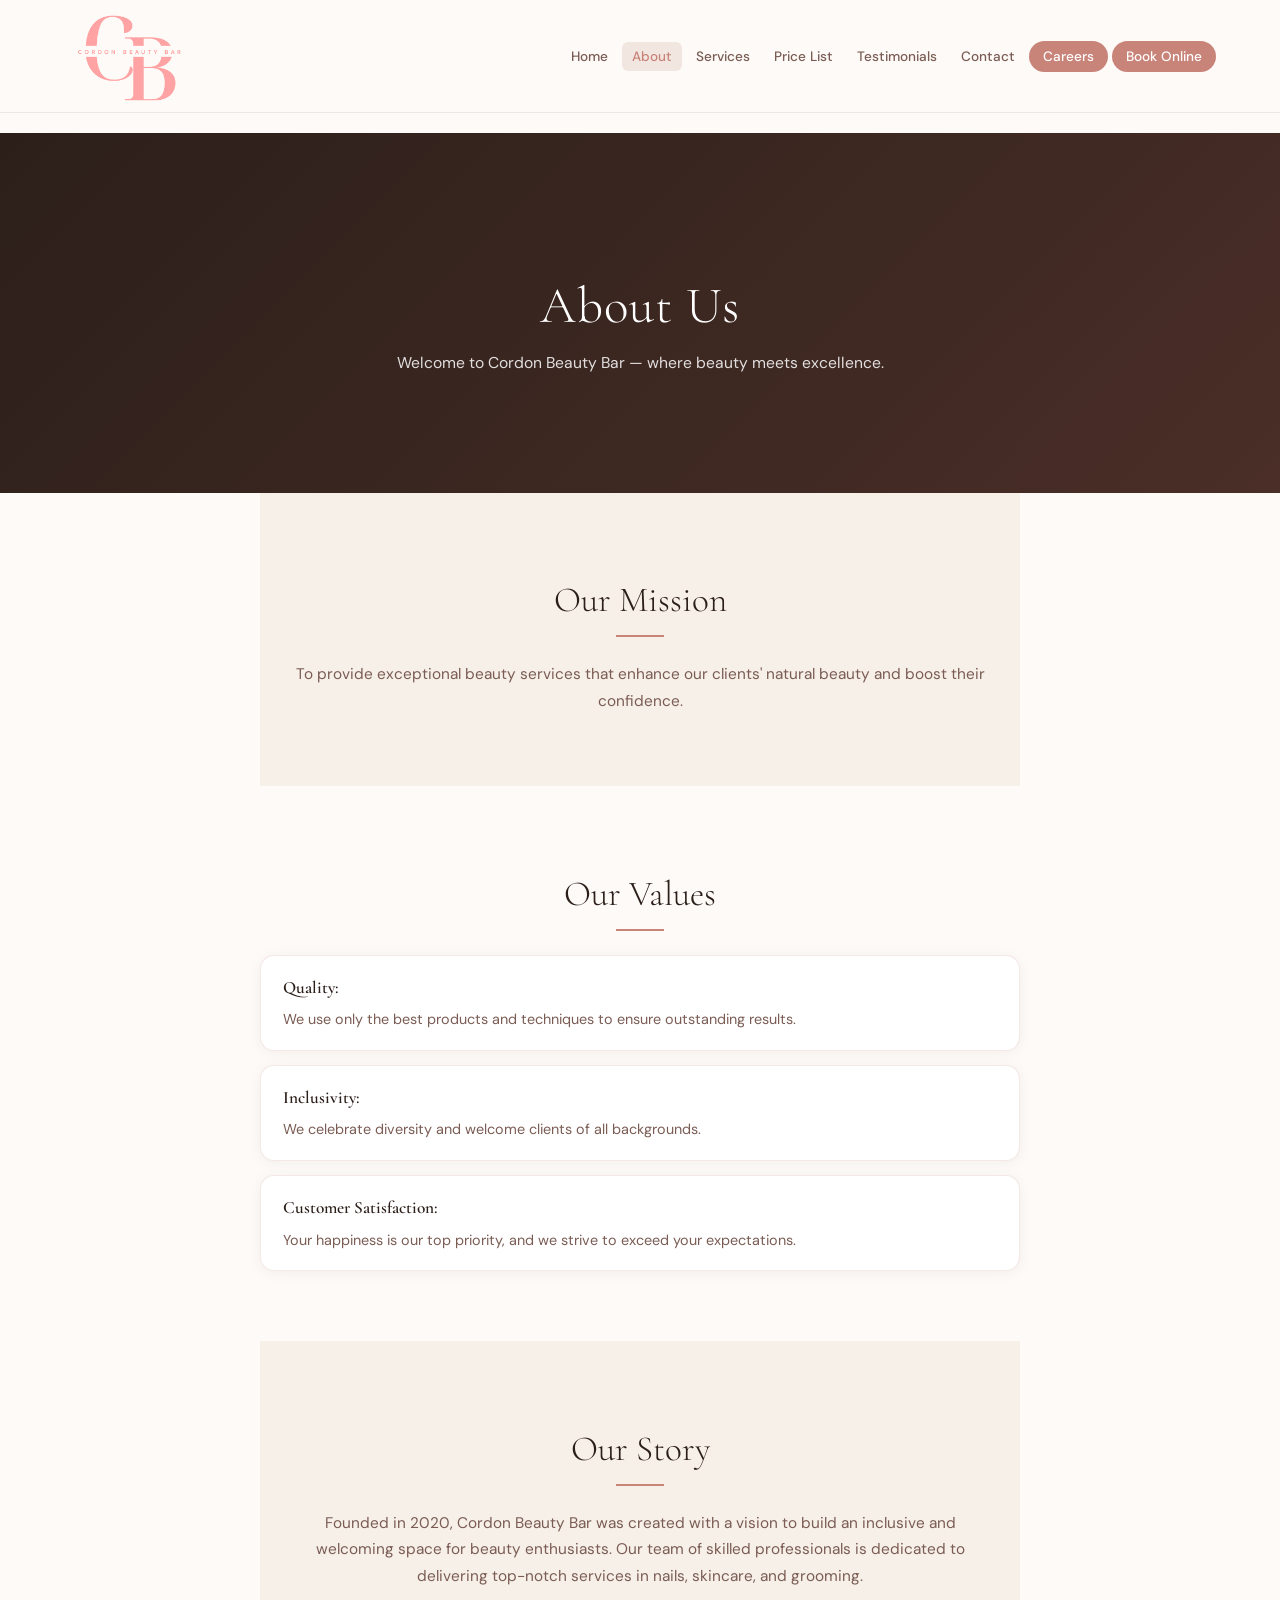
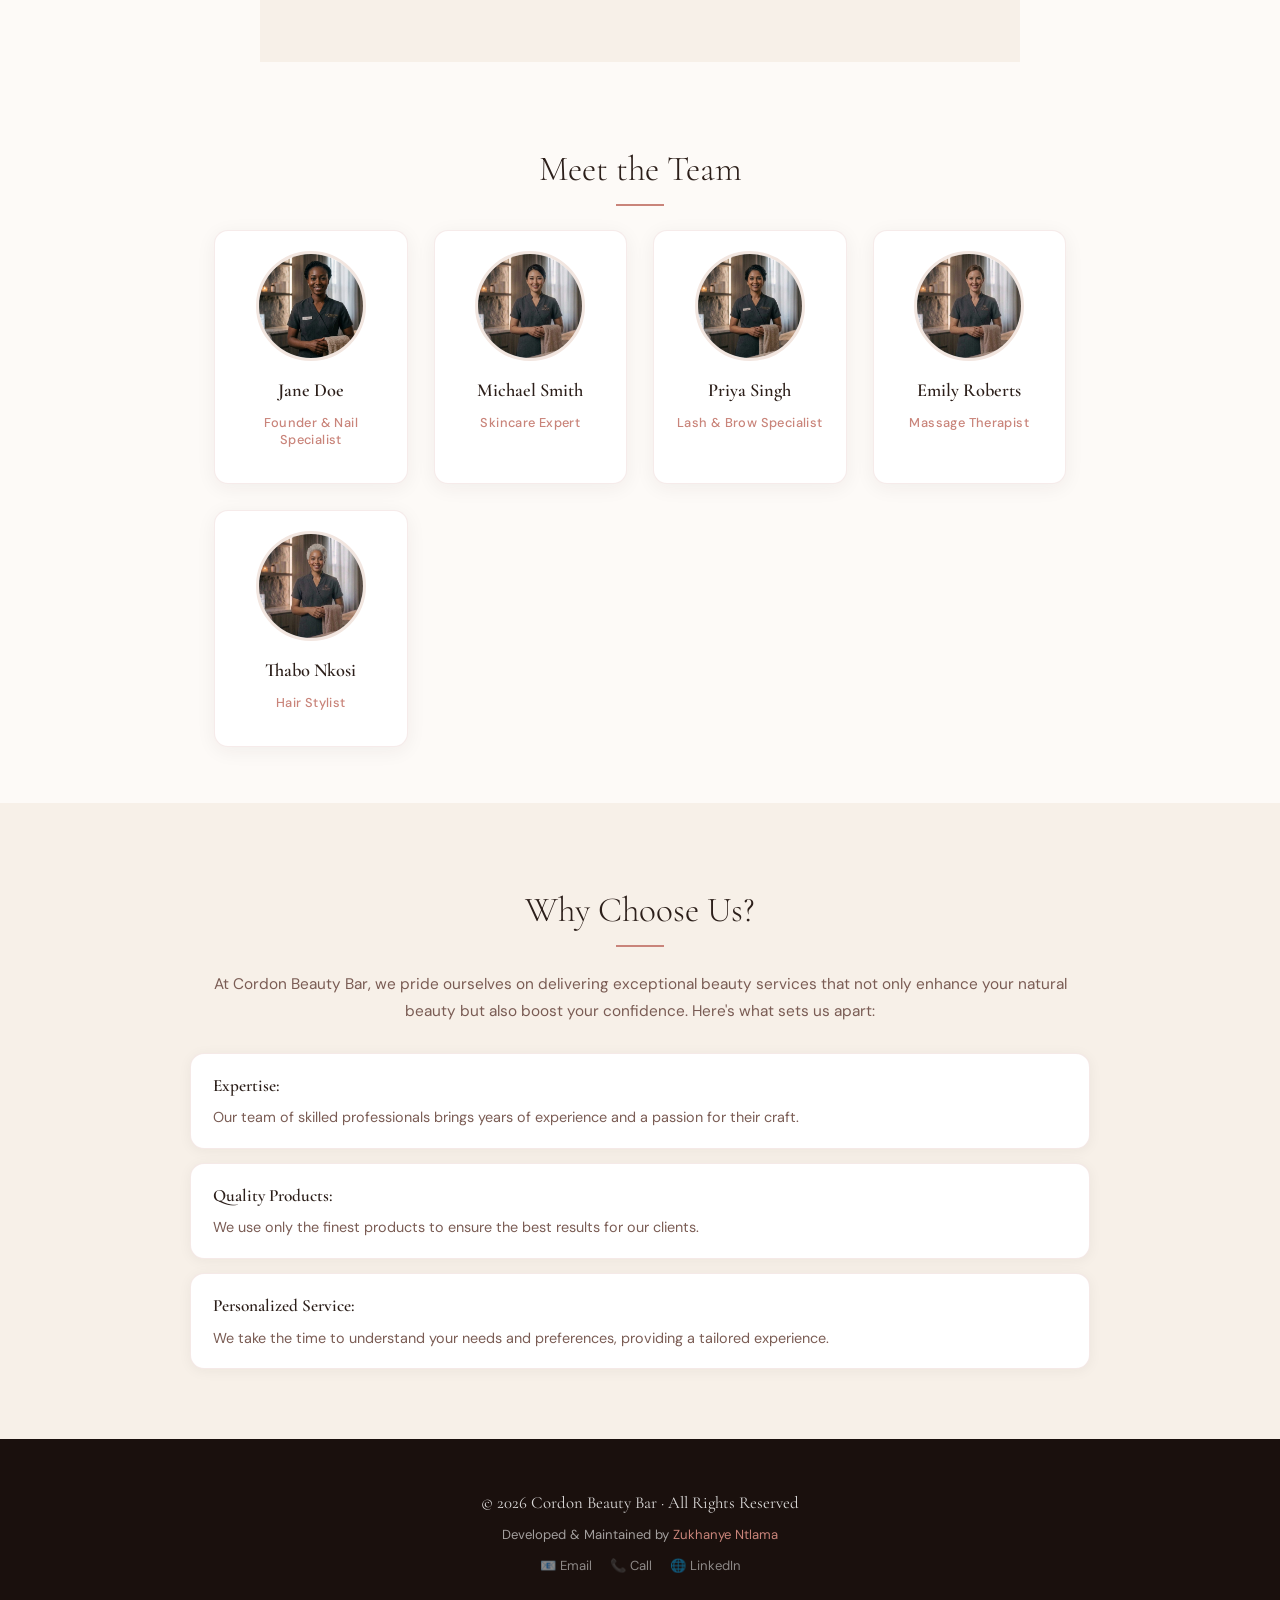
<file: pages/About.html>
<!DOCTYPE html>
<html lang="en">
<head>
  <meta charset="UTF-8">
  <meta name="viewport" content="width=device-width, initial-scale=1.0">
  <title>Cordon Beauty Bar | About Us</title>
  <link href="https://fonts.googleapis.com/css2?family=Cormorant+Garamond:wght@300;400;600&family=DM+Sans:wght@300;400;500&display=swap" rel="stylesheet">

  <style>
    body.about-page {
      --ab-rose:      #C9847A;
      --ab-blush:     #F2E6E0;
      --ab-champagne: #F7F0E8;
      --ab-bark:      #2C1F1A;
      --ab-mink:      #7A5C54;
      --ab-white:     #FDFAF7;
      --ab-ff-display: 'Cormorant Garamond', Georgia, serif;
      --ab-ff-body:    'DM Sans', system-ui, sans-serif;
      --ab-radius:    14px;
      --ab-tr: 0.3s cubic-bezier(0.4,0,0.2,1);
    }

    body.about-page {
      font-family: var(--ab-ff-body);
      color: var(--ab-bark);
      background: var(--ab-white);
      margin: 0;
      overflow-x: hidden;
    }

    *, *::before, *::after { box-sizing: border-box; }
    html { scroll-behavior: smooth; }
    a { text-decoration: none; color: inherit; }
    a:focus-visible, button:focus-visible { outline: 2px solid var(--ab-rose); outline-offset: 2px; }

    /* ── Header & Navigation ── */
    body.about-page header#main-header {
      position: sticky; top: 0; z-index: 100;
      background: var(--ab-white);
      box-shadow: 0 1px 0 rgba(44,31,26,0.08);
    }
    body.about-page header#main-header .header-container {
      max-width: 1200px; margin: 0 auto;
      padding: 0 24px; height: 70px;
      display: flex; align-items: center; justify-content: space-between; gap: 16px;
    }
    body.about-page .logo-left { height: 140px; width: auto; display: block; }

    body.about-page nav#navbar {
      display: flex; align-items: center; gap: 4px; flex-wrap: wrap;
    }
    body.about-page .nav-link {
      font-family: var(--ab-ff-body);
      font-size: 0.85rem; font-weight: 500;
      color: var(--ab-mink); padding: 6px 10px; border-radius: 6px;
      transition: color var(--ab-tr), background var(--ab-tr); white-space: nowrap;
    }
    body.about-page .nav-link:hover,
    body.about-page .nav-link.active { color: var(--ab-rose); background: var(--ab-blush); }
    body.about-page .nav-link.button {
      background: var(--ab-rose); color: #fff;
      padding: 7px 14px; border-radius: 30px;
    }
    body.about-page .nav-link.button:hover { background: var(--ab-mink); color: #fff; }

    /* ── Hamburger ── */
    body.about-page .ab-hamburger {
      display: none; flex-direction: column; justify-content: space-between;
      width: 26px; height: 18px; cursor: pointer;
      background: none; border: none; padding: 0; z-index: 200;
    }
    body.about-page .ab-hamburger span {
      display: block; height: 2px; background: var(--ab-bark);
      border-radius: 2px; transition: transform var(--ab-tr), opacity var(--ab-tr);
    }
    body.about-page .ab-hamburger.open span:nth-child(1) { transform: translateY(8px) rotate(45deg); }
    body.about-page .ab-hamburger.open span:nth-child(2) { opacity: 0; }
    body.about-page .ab-hamburger.open span:nth-child(3) { transform: translateY(-8px) rotate(-45deg); }

    /* ── Mobile Nav Overlay ── */
    body.about-page .ab-mobile-nav {
      display: none; position: fixed; inset: 0;
      background: var(--ab-white); z-index: 150;
      flex-direction: column; align-items: center; justify-content: center;
      gap: 22px; padding: 40px 24px;
    }
    body.about-page .ab-mobile-nav.open { display: flex; }
    body.about-page .ab-mobile-nav .ab-mobile-link {
      font-size: 1.35rem; font-family: var(--ab-ff-display);
      font-weight: 400; color: var(--ab-bark); padding: 8px 0; letter-spacing: 0.03em;
    }
    body.about-page .ab-mobile-nav .ab-mobile-link.active { color: var(--ab-rose); }
    body.about-page .ab-mobile-nav .ab-mobile-button {
      font-family: var(--ab-ff-body); font-size: 1rem;
      padding: 12px 32px; border-radius: 30px;
      background: var(--ab-rose); color: #fff;
    }

    /* ── Hero ── */
    body.about-page #hero { position: relative; }
    body.about-page .hero-background {
      background: linear-gradient(135deg, var(--ab-bark) 0%, #4a2e27 100%);
      position: relative; min-height: 360px;
      display: flex; align-items: center; justify-content: center;
    }
    body.about-page .hero-overlay {
      width: 100%; height: 100%;
      display: flex; align-items: center; justify-content: center;
      padding: 60px 24px;
    }
    body.about-page .hero-content { text-align: center; max-width: 560px; color: #fff; }
    body.about-page .hero-title {
      font-family: var(--ab-ff-display);
      font-size: clamp(2rem, 5vw, 3.2rem);
      font-weight: 300; letter-spacing: 0.02em;
      line-height: 1.1; margin-bottom: 14px;
    }
    body.about-page .hero-text {
      font-size: 0.98rem; line-height: 1.6;
      color: rgba(255,255,255,0.85);
    }

    /* ── Section base ── */
    body.about-page .about-section {
      max-width: 900px; margin: 0 auto;
      padding: 56px 24px;
    }
    body.about-page .about-section:nth-of-type(even) { background: var(--ab-champagne); max-width: 100%; }
    body.about-page .about-section:nth-of-type(even) > * { max-width: 900px; margin-left: auto; margin-right: auto; }
    body.about-page .about-section#mission,
    body.about-page .about-section#story { max-width: 760px; }
    body.about-page .section-title {
      font-family: var(--ab-ff-display);
      font-size: clamp(1.6rem, 3.5vw, 2.2rem);
      font-weight: 300; color: var(--ab-bark);
      text-align: center; margin-bottom: 24px;
      position: relative;
    }
    body.about-page .section-title::after {
      content: ''; display: block;
      width: 48px; height: 2px;
      background: var(--ab-rose);
      margin: 14px auto 0;
    }
    body.about-page .section-text {
      font-size: 0.96rem; line-height: 1.75;
      color: var(--ab-mink); text-align: center;
    }

    /* ── Values / Why-choose lists ── */
    body.about-page .values-list,
    body.about-page .why-list { list-style: none; max-width: 760px; margin: 0 auto; padding: 0; }
    body.about-page .why-list { margin-top: 28px; }
    body.about-page .values-list li,
    body.about-page .why-list li {
      background: #fff;
      border: 1px solid rgba(201,132,122,0.18);
      border-radius: var(--ab-radius);
      padding: 18px 22px;
      margin-bottom: 14px;
      font-size: 0.9rem; line-height: 1.65; color: var(--ab-mink);
      box-shadow: 0 2px 14px rgba(44,31,26,0.05);
    }
    body.about-page .values-list li strong,
    body.about-page .why-list li strong {
      display: block; color: var(--ab-bark);
      font-family: var(--ab-ff-display);
      font-size: 1.08rem; font-weight: 600;
      margin-bottom: 6px;
    }

    /* ── Team gallery ── */
    body.about-page .team-gallery {
      display: grid;
      grid-template-columns: repeat(auto-fit, minmax(190px, 1fr));
      gap: 26px;
      margin-top: 8px;
    }
    body.about-page .team-member {
      text-align: center;
      background: #fff;
      border-radius: var(--ab-radius);
      border: 1px solid rgba(201,132,122,0.16);
      padding: 20px 16px 22px;
      box-shadow: 0 4px 20px rgba(44,31,26,0.06);
      transition: transform var(--ab-tr), box-shadow var(--ab-tr);
    }
    body.about-page .team-member:hover {
      transform: translateY(-4px);
      box-shadow: 0 10px 28px rgba(44,31,26,0.12);
    }
    body.about-page .team-image {
      width: 110px; height: 110px;
      border-radius: 50%; object-fit: cover;
      margin: 0 auto 14px;
      border: 3px solid var(--ab-blush);
      display: block;
    }
    body.about-page .team-name {
      font-family: var(--ab-ff-display);
      font-size: 1.15rem; font-weight: 600;
      color: var(--ab-bark); margin-bottom: 4px;
    }
    body.about-page .team-role {
      font-size: 0.8rem; color: var(--ab-rose);
      letter-spacing: 0.03em; font-weight: 500;
    }

    /* ── Footer ── */
    body.about-page footer#footer {
      background: #1a100d;
      color: rgba(255,255,255,0.6);
      padding: 36px 24px; text-align: center; font-size: 0.82rem;
      margin-top: 0;
    }
    body.about-page footer .footer-brand {
      font-family: var(--ab-ff-display); font-size: 1.05rem;
      color: rgba(255,255,255,0.85); margin-bottom: 6px;
    }
    body.about-page footer .footer-credit { margin-bottom: 14px; }
    body.about-page footer .footer-highlight { color: var(--ab-rose); }
    body.about-page .footer-social { display: flex; justify-content: center; gap: 18px; flex-wrap: wrap; }
    body.about-page footer .footer-link { color: rgba(255,255,255,0.5); transition: color var(--ab-tr); }
    body.about-page footer .footer-link:hover { color: var(--ab-rose); }

    /* ── Scroll-to-top ── */
    body.about-page #ab-scroll-top {
      position: fixed; bottom: 28px; right: 28px;
      width: 46px; height: 46px;
      background: var(--ab-rose); color: #fff;
      border: none; border-radius: 50%; font-size: 1.2rem;
      cursor: pointer;
      box-shadow: 0 4px 16px rgba(201,132,122,0.4);
      display: flex; align-items: center; justify-content: center;
      opacity: 0; pointer-events: none;
      transition: opacity var(--ab-tr), transform var(--ab-tr); z-index: 90;
    }
    body.about-page #ab-scroll-top.visible { opacity: 1; pointer-events: auto; }
    body.about-page #ab-scroll-top:hover { transform: scale(1.1); }

    /* ── Responsive ── */
    @media (max-width: 1024px) {
      body.about-page header#main-header .header-container { padding: 0 18px; }
      body.about-page nav#navbar { gap: 2px; }
      body.about-page .nav-link { font-size: 0.8rem; padding: 6px 8px; }
      body.about-page .about-section { padding: 48px 20px; }
      body.about-page .team-gallery { grid-template-columns: repeat(auto-fit, minmax(170px, 1fr)); gap: 20px; }
    }
    @media (max-width: 768px) {
      body.about-page nav#navbar { display: none; }
      body.about-page .ab-hamburger { display: flex; }
      body.about-page .hero-background { min-height: 280px; }
      body.about-page .hero-overlay { padding: 40px 20px; }
      body.about-page .about-section { padding: 40px 18px; }
      body.about-page .team-gallery { grid-template-columns: repeat(2, 1fr); gap: 16px; }
      body.about-page .team-image { width: 92px; height: 92px; }
      body.about-page .team-member { padding: 16px 12px 18px; }
    }
    @media (max-width: 480px) {
      body.about-page .logo-left { height: 34px; }
      body.about-page header#main-header .header-container { height: 60px; padding: 0 16px; }
      body.about-page .hero-background { min-height: 240px; }
      body.about-page .hero-text { font-size: 0.88rem; }
      body.about-page .about-section { padding: 32px 16px; }
      body.about-page .section-title { margin-bottom: 20px; }
      body.about-page .section-text { font-size: 0.88rem; }
      body.about-page .values-list li,
      body.about-page .why-list li { padding: 14px 16px; }
      body.about-page .team-gallery { grid-template-columns: 1fr; max-width: 280px; margin: 8px auto 0; }
      body.about-page .ab-mobile-nav .ab-mobile-link { font-size: 1.15rem; }
      body.about-page #ab-scroll-top { width: 40px; height: 40px; bottom: 20px; right: 20px; font-size: 1.05rem; }
    }
    @media (prefers-reduced-motion: reduce) {
      body.about-page *, body.about-page *::before, body.about-page *::after { transition: none !important; }
    }
  </style>
</head>
<body id="page-body" class="about-page">

  <!-- ── Header ── -->
   <br>
  <header id="main-header">
    <div class="header-container">
      <img src="../cordon images/cordon logo 23.png" alt="Cordon Beauty Bar Logo" class="logo-left">
      <nav id="navbar" aria-label="Main navigation">
        <a href="../index.html" class="nav-link">Home</a>
        <a href="./About.html" class="nav-link active">About</a>
        <a href="./Services.html" class="nav-link">Services</a>
        <a href="./Pricelist.html" class="nav-link">Price List</a>
        <a href="./Testimonials.html" class="nav-link">Testimonials</a>
        <a href="./Contact.html" class="nav-link">Contact</a>
        <a href="./Careers.html" class="nav-link button">Careers</a>
        <a href="./Book-online.html" class="nav-link button">Book Online</a>
      </nav>
      <button class="ab-hamburger" id="ab-hamburger" aria-label="Toggle navigation menu" aria-expanded="false" aria-controls="ab-mobile-nav">
        <span></span><span></span><span></span>
      </button>
    </div>
  <br>
  </header>

  <!-- ── Mobile Nav Overlay ── -->
  <nav class="ab-mobile-nav" id="ab-mobile-nav" aria-label="Mobile navigation">
    <a href="../index.html" class="ab-mobile-link">Home</a>
    <a href="./About.html" class="ab-mobile-link active">About</a>
    <a href="./Services.html" class="ab-mobile-link">Services</a>
    <a href="./Pricelist.html" class="ab-mobile-link">Price List</a>
    <a href="./Testimonials.html" class="ab-mobile-link">Testimonials</a>
    <a href="./Contact.html" class="ab-mobile-link">Contact</a>
    <a href="./Careers.html" class="ab-mobile-link">Careers</a>
    <a href="./Book-online.html" class="ab-mobile-link ab-mobile-button">Book Online</a>
  </nav>
<br>
  <!-- About Hero -->
  <section id="hero">
    <div class="hero-background">
      <div class="hero-overlay">
        <div class="hero-content">
          <h2 class="hero-title">About Us</h2>
          <p class="hero-text">Welcome to Cordon Beauty Bar — where beauty meets excellence.</p>
        </div>
      </div>
    </div>
  </section>

  <!-- Mission Section -->
  <section class="about-section" id="mission">
    <h2 class="section-title">Our Mission</h2>
    <p class="section-text">To provide exceptional beauty services that enhance our clients' natural beauty and boost their confidence.</p>
  </section>

  <!-- Values Section -->
  <section class="about-section" id="values">
    <h2 class="section-title">Our Values</h2>
    <ul class="values-list">
      <li><strong>Quality:</strong> We use only the best products and techniques to ensure outstanding results.</li>
      <li><strong>Inclusivity:</strong> We celebrate diversity and welcome clients of all backgrounds.</li>
      <li><strong>Customer Satisfaction:</strong> Your happiness is our top priority, and we strive to exceed your expectations.</li>
    </ul>
  </section>

  <!-- Story Section -->
  <section class="about-section" id="story">
    <h2 class="section-title">Our Story</h2>
    <p class="section-text">Founded in 2020, Cordon Beauty Bar was created with a vision to build an inclusive and welcoming space for beauty enthusiasts. Our team of skilled professionals is dedicated to delivering top-notch services in nails, skincare, and grooming.</p>
  </section>

  <!-- Team Section -->
  <section class="about-section" id="team">
    <h2 class="section-title">Meet the Team</h2>
    <div class="team-gallery">
      <div class="team-member">
        <img src="../cordon images/cordon2.jpg" alt="Jane Doe" class="team-image">
        <h3 class="team-name">Jane Doe</h3>
        <p class="team-role">Founder & Nail Specialist</p>
      </div>
      <div class="team-member">
        <img src="../cordon images/cordon3.jpg" alt="Michael Smith" class="team-image">
        <h3 class="team-name">Michael Smith</h3>
        <p class="team-role">Skincare Expert</p>
      </div>
      <div class="team-member">
        <img src="../cordon images/cordon4.jpg" alt="Priya Singh" class="team-image">
        <h3 class="team-name">Priya Singh</h3>
        <p class="team-role">Lash & Brow Specialist</p>
      </div>
      <div class="team-member">
        <img src="../cordon images/cordon5.jpg" alt="Emily Roberts" class="team-image">
        <h3 class="team-name">Emily Roberts</h3>
        <p class="team-role">Massage Therapist</p>
      </div>
      <div class="team-member">
        <img src="../cordon images/cordon6.jpg" alt="Thabo Nkosi" class="team-image">
        <h3 class="team-name">Thabo Nkosi</h3>
        <p class="team-role">Hair Stylist</p>
      </div>
    </div>
  </section>

  <!-- Why Choose Us Section -->
  <section class="about-section" id="why-choose-us">
    <h2 class="section-title">Why Choose Us?</h2>
    <p class="section-text">At Cordon Beauty Bar, we pride ourselves on delivering exceptional beauty services that not only enhance your natural beauty but also boost your confidence. Here's what sets us apart:</p>
    <ul class="why-list">
      <li><strong>Expertise:</strong> Our team of skilled professionals brings years of experience and a passion for their craft.</li>
      <li><strong>Quality Products:</strong> We use only the finest products to ensure the best results for our clients.</li>
      <li><strong>Personalized Service:</strong> We take the time to understand your needs and preferences, providing a tailored experience.</li>
    </ul>
  </section>

  <!-- Footer -->
  <footer id="footer">
    <div class="footer-container">
      <p class="footer-brand">© 2026 Cordon Beauty Bar · All Rights Reserved</p>
      <p class="footer-credit">
        Developed &amp; Maintained by
        <span class="footer-highlight">Zukhanye Ntlama</span>
      </p>
      <div class="footer-social">
        <a href="mailto:info@cordonbeauty.co.za" class="footer-link">📧 Email</a>
        <a href="tel:+27213566776" class="footer-link">📞 Call</a>
        <a href="https://www.linkedin.com/in/zukhanye-ntlama" target="_blank" rel="noopener" class="footer-link">🌐 LinkedIn</a>
      </div>
    </div>
  </footer>

  <!-- Scroll-to-top -->
  <button id="ab-scroll-top" aria-label="Scroll to top">↑</button>

  <script>
    /* ── Hamburger / Mobile Nav ── */
    const abHamburger = document.getElementById('ab-hamburger');
    const abMobileNav  = document.getElementById('ab-mobile-nav');

    abHamburger.addEventListener('click', () => {
      const isOpen = abHamburger.classList.toggle('open');
      abMobileNav.classList.toggle('open', isOpen);
      abHamburger.setAttribute('aria-expanded', isOpen);
      document.body.style.overflow = isOpen ? 'hidden' : '';
    });
    abMobileNav.querySelectorAll('a').forEach(link => {
      link.addEventListener('click', () => {
        abHamburger.classList.remove('open');
        abMobileNav.classList.remove('open');
        document.body.style.overflow = '';
      });
    });
    document.addEventListener('click', e => {
      if (abMobileNav.classList.contains('open') &&
          !abMobileNav.contains(e.target) &&
          !abHamburger.contains(e.target)) {
        abHamburger.classList.remove('open');
        abMobileNav.classList.remove('open');
        document.body.style.overflow = '';
      }
    });

    /* ── Scroll-to-top ── */
    const abScrollBtn = document.getElementById('ab-scroll-top');
    window.addEventListener('scroll', () => {
      abScrollBtn.classList.toggle('visible', window.scrollY > 400);
    }, { passive: true });
    abScrollBtn.addEventListener('click', () => window.scrollTo({ top: 0, behavior: 'smooth' }));
  </script>
</body>
</html>
</file>
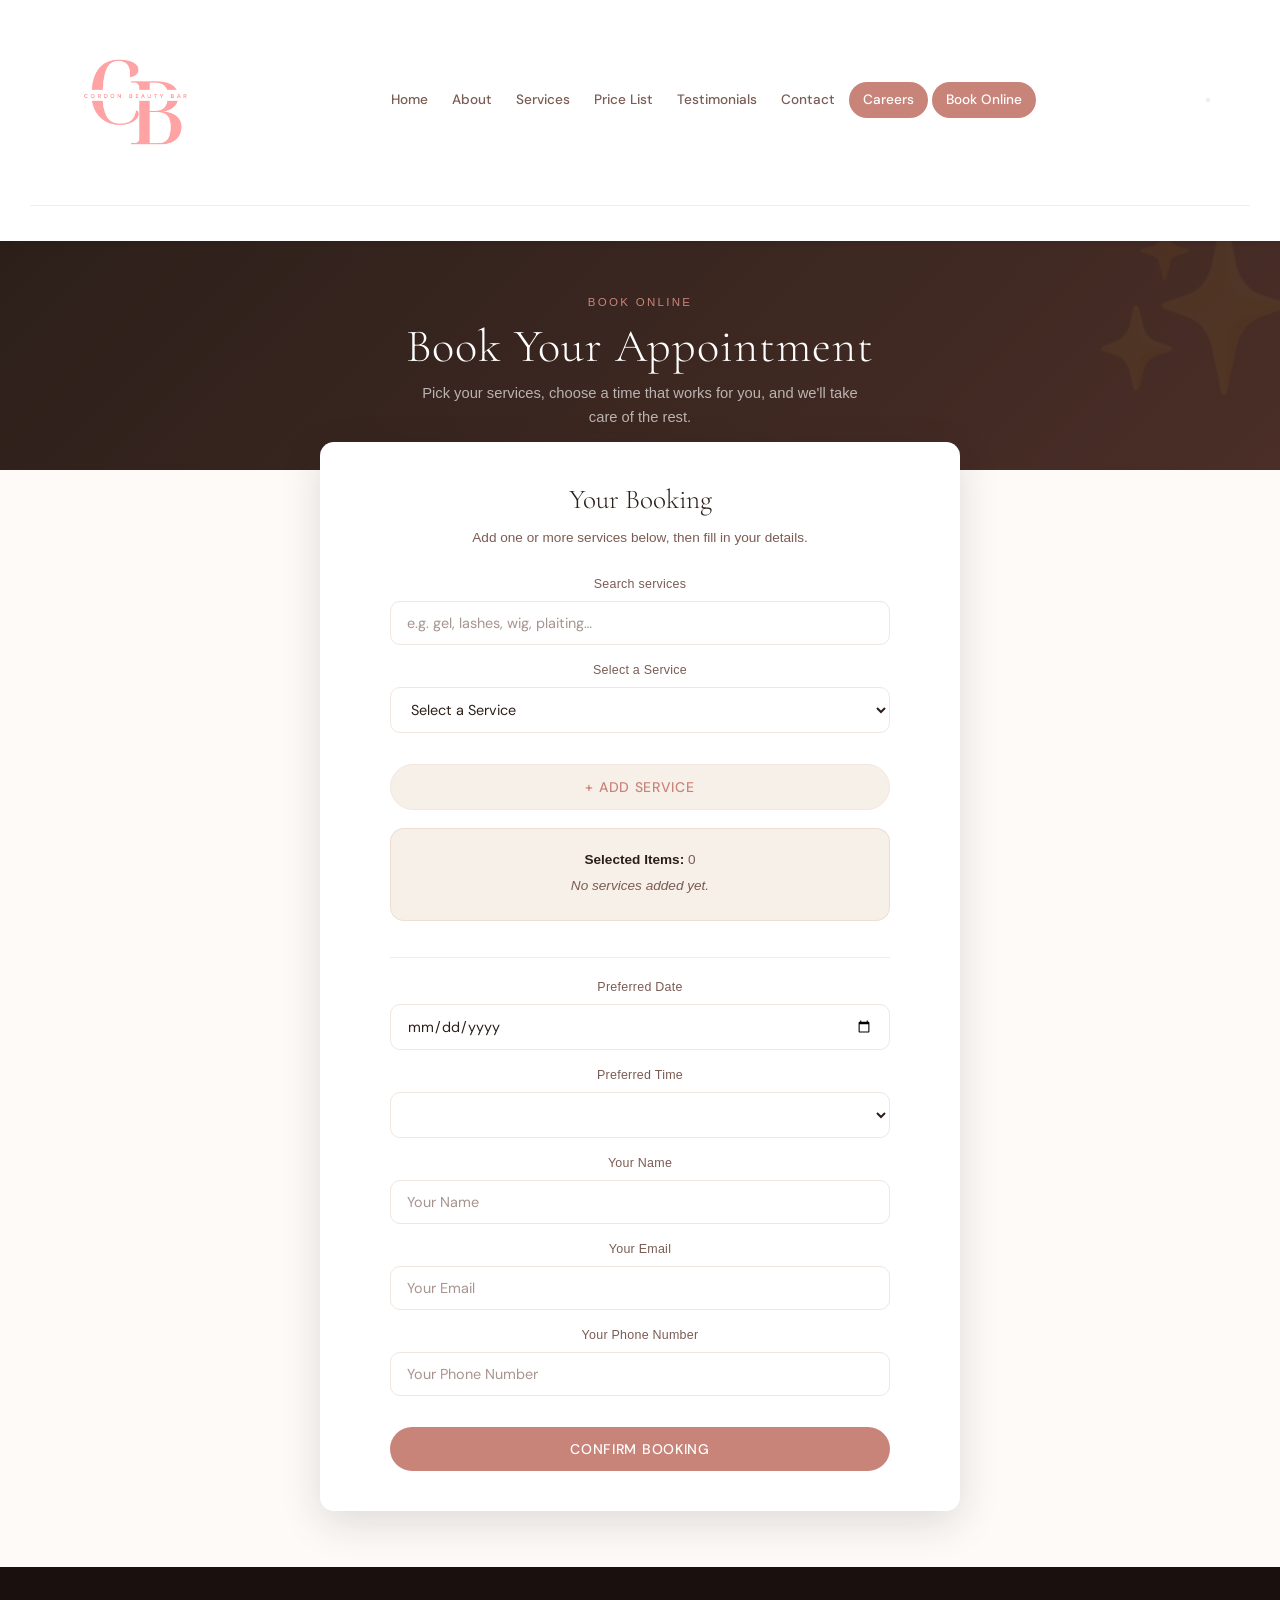
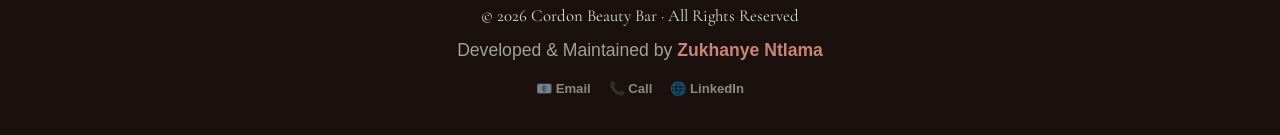
<file: pages/Book-online.html>
<!DOCTYPE html>
<html lang="en">
<head>
  <meta charset="UTF-8">
  <meta name="viewport" content="width=device-width, initial-scale=1.0">
  <title>Cordon Beauty Bar | Book Online</title>
  <link rel="stylesheet" href="../CSS/style.css">
  <link href="https://fonts.googleapis.com/css2?family=Cormorant+Garamond:wght@300;400;600&family=DM+Sans:wght@300;400;500&display=swap" rel="stylesheet">

  <!-- ════════ Page-scoped styles (Book Online page only) ════════ -->
  <!-- Namespaced under body.book-page so these rules never touch the
       shared header / nav / footer styling in ../CSS/style.css -->
  <style>
    body.book-page {
      --bk-rose:      #C9847A;
      --bk-blush:     #F2E6E0;
      --bk-champagne: #F7F0E8;
      --bk-bark:      #2C1F1A;
      --bk-mink:      #7A5C54;
      --bk-white:     #FDFAF7;
      --bk-success:   #5C8A6B;
      --bk-error:     #C9544A;
      --bk-ff-display: 'Cormorant Garamond', Georgia, serif;
      --bk-ff-body:    'DM Sans', system-ui, sans-serif;
      --bk-radius:    14px;
      --bk-tr: 0.3s cubic-bezier(0.4,0,0.2,1);
    }

    body.book-page {
      font-family: var(--bk-ff-body);
      color: var(--bk-bark);
      background: var(--bk-white);
      margin: 0;
    }

    /* ── Header & Navigation ── */
    body.book-page header#main-header-book {
      position: sticky; top: 0; z-index: 100;
      background: var(--bk-white);
      box-shadow: 0 1px 0 rgba(44,31,26,0.08);
    }
    body.book-page header#main-header-book .header-container {
      max-width: 1200px; margin: 0 auto;
      padding: 0 24px; height: 70px;
      display: flex; align-items: center; justify-content: space-between; gap: 16px;
    }
    body.book-page .logo-left { height: 140px; width: auto; display: block; }
    body.book-page header#main-header-book hr.divider {
      border: none; height: 1px;
      background: rgba(201,132,122,0.18);
      margin: 0;
    }
    body.book-page nav#navbar {
      display: flex; align-items: center; gap: 4px; flex-wrap: wrap;
    }
    body.book-page .nav-link {
      font-family: var(--bk-ff-body);
      font-size: 0.85rem; font-weight: 500;
      color: var(--bk-mink); padding: 6px 10px; border-radius: 6px;
      transition: color var(--bk-tr), background var(--bk-tr); white-space: nowrap;
    }
    body.book-page .nav-link:hover,
    body.book-page .nav-link.active { color: var(--bk-rose); background: var(--bk-blush); }
    body.book-page .nav-link.button {
      background: var(--bk-rose); color: #fff;
      padding: 7px 14px; border-radius: 30px;
    }
    body.book-page .nav-link.button:hover { background: var(--bk-mink); color: #fff; }
    body.book-page .nav-link.button.active { background: var(--bk-mink); }

    /* ── Hamburger ── */
    body.book-page .bk-hamburger {
      display: none; flex-direction: column; justify-content: space-between;
      width: 26px; height: 18px; cursor: pointer;
      background: none; border: none; padding: 0; z-index: 200;
    }
    body.book-page .bk-hamburger span {
      display: block; height: 2px; background: var(--bk-bark);
      border-radius: 2px; transition: transform var(--bk-tr), opacity var(--bk-tr);
    }
    body.book-page .bk-hamburger.open span:nth-child(1) { transform: translateY(8px) rotate(45deg); }
    body.book-page .bk-hamburger.open span:nth-child(2) { opacity: 0; }
    body.book-page .bk-hamburger.open span:nth-child(3) { transform: translateY(-8px) rotate(-45deg); }

    /* ── Mobile Nav Overlay ── */
    body.book-page .bk-mobile-nav {
      display: none; position: fixed; inset: 0;
      background: var(--bk-white); z-index: 150;
      flex-direction: column; align-items: center; justify-content: center;
      gap: 22px; padding: 40px 24px;
    }
    body.book-page .bk-mobile-nav.open { display: flex; }
    body.book-page .bk-mobile-nav .bk-mobile-link {
      font-size: 1.35rem; font-family: var(--bk-ff-display);
      font-weight: 400; color: var(--bk-bark); padding: 8px 0; letter-spacing: 0.03em;
    }
    body.book-page .bk-mobile-nav .bk-mobile-link.active { color: var(--bk-rose); }
    body.book-page .bk-mobile-nav .bk-mobile-button {
      font-family: var(--bk-ff-body); font-size: 1rem;
      padding: 12px 32px; border-radius: 30px;
      background: var(--bk-rose); color: #fff;
    }

    /* ── Page hero ── */
    body.book-page .bk-hero {
      background: linear-gradient(135deg, var(--bk-bark) 0%, #4a2e27 100%);
      padding: 52px 24px 40px; text-align: center; color: #fff;
      position: relative; overflow: hidden;
    }
    body.book-page .bk-hero::before {
      content: '✨'; position: absolute; font-size: 170px;
      opacity: 0.05; top: -20px; right: -20px; line-height: 1; pointer-events: none;
    }
    body.book-page .bk-hero-eyebrow {
      font-size: 0.72rem; letter-spacing: 0.2em; text-transform: uppercase;
      color: var(--bk-rose); font-weight: 500; margin-bottom: 10px;
    }
    body.book-page .bk-hero-title {
      font-family: var(--bk-ff-display);
      font-size: clamp(1.9rem, 5vw, 2.9rem);
      font-weight: 300; letter-spacing: 0.02em; line-height: 1.1; margin-bottom: 10px;
    }
    body.book-page .bk-hero-sub {
      color: rgba(255,255,255,0.65); font-size: 0.92rem;
      max-width: 460px; margin: 0 auto;
    }

    /* ── Booking section ── */
    body.book-page #booking-section {
      max-width: 640px; margin: -28px auto 0; position: relative; z-index: 10;
      background: #fff; padding: 36px 30px 40px;
      border-radius: var(--bk-radius);
      box-shadow: 0 12px 40px rgba(44,31,26,0.14);
    }
    body.book-page .section-title {
      font-family: var(--bk-ff-display);
      font-size: 1.7rem; font-weight: 300; color: var(--bk-bark);
      text-align: center; margin-bottom: 6px;
    }
    body.book-page .section-sub {
      text-align: center; font-size: 0.85rem; color: var(--bk-mink); margin-bottom: 26px;
    }

    body.book-page .form-container { display: flex; flex-direction: column; gap: 14px; }

    body.book-page .bk-field-group { margin-bottom: 2px; }
    body.book-page .bk-label {
      display: block; font-size: 0.78rem; font-weight: 500;
      color: var(--bk-mink); margin-bottom: 6px; letter-spacing: 0.02em;
    }

    body.book-page .search-input,
    body.book-page .form-input,
    body.book-page select#service,
    body.book-page select#time {
      width: 100%; padding: 12px 16px;
      border: 1.5px solid var(--bk-blush); border-radius: 10px;
      font-family: var(--bk-ff-body); font-size: 0.9rem;
      background: #fff; color: var(--bk-bark);
      outline: none; transition: border-color var(--bk-tr), box-shadow var(--bk-tr);
    }
    body.book-page .search-input::placeholder,
    body.book-page .form-input::placeholder { color: var(--bk-mink); opacity: 0.65; }
    body.book-page .search-input:focus,
    body.book-page .form-input:focus,
    body.book-page select#service:focus,
    body.book-page select#time:focus {
      border-color: var(--bk-rose);
      box-shadow: 0 0 0 3px rgba(201,132,122,0.15);
    }
    body.book-page select#service { max-height: 320px; }
    body.book-page select#service optgroup { font-weight: 600; color: var(--bk-bark); font-style: normal; }
    body.book-page select#service option { color: var(--bk-bark); font-weight: 400; padding: 4px; }

    body.book-page .form-input.bk-invalid,
    body.book-page select.bk-invalid {
      border-color: var(--bk-error);
      box-shadow: 0 0 0 3px rgba(201,84,74,0.12);
    }
    body.book-page .bk-field-error {
      font-size: 0.76rem; color: var(--bk-error); margin-top: 6px; display: none;
    }
    body.book-page .bk-field-error.show { display: block; }

    body.book-page .cta-button {
      display: inline-block; width: 100%;
      background: var(--bk-rose); color: #fff;
      padding: 13px 30px; border-radius: 30px;
      font-family: var(--bk-ff-body);
      font-size: 0.875rem; font-weight: 500;
      letter-spacing: 0.05em; text-transform: uppercase;
      border: none; cursor: pointer; text-align: center;
      transition: background var(--bk-tr), transform var(--bk-tr);
    }
    body.book-page .cta-button:hover { background: var(--bk-mink); transform: translateY(-2px); }
    body.book-page .cta-button:disabled { opacity: 0.6; cursor: not-allowed; transform: none; }
    body.book-page .cta-button.secondary {
      background: var(--bk-champagne); color: var(--bk-rose);
      border: 1.5px solid var(--bk-blush);
    }
    body.book-page .cta-button.secondary:hover { background: var(--bk-blush); transform: none; }

    /* ── Summary box ── */
    body.book-page .summary-box {
      margin-top: 4px; padding: 16px 18px;
      background: var(--bk-champagne);
      border-radius: var(--bk-radius);
      border: 1px solid rgba(201,132,122,0.18);
    }
    body.book-page .summary-box p {
      margin: 4px 0; font-size: 0.85rem; color: var(--bk-mink);
    }
    body.book-page .summary-box p strong { color: var(--bk-bark); }
    body.book-page .summary-empty { color: var(--bk-mink); font-style: italic; }

    body.book-page .bk-selected-list { list-style: none; margin-top: 8px; display: flex; flex-direction: column; gap: 6px; }
    body.book-page .bk-selected-item {
      display: flex; justify-content: space-between; align-items: center;
      background: #fff; border-radius: 8px; padding: 8px 12px;
      font-size: 0.84rem; color: var(--bk-bark);
      border: 1px solid rgba(201,132,122,0.14);
    }
    body.book-page .bk-selected-item .bk-item-price { color: var(--bk-rose); font-weight: 600; white-space: nowrap; }
    body.book-page .bk-remove-btn {
      background: none; border: none; color: var(--bk-mink);
      cursor: pointer; font-size: 0.95rem; margin-left: 10px; line-height: 1;
      transition: color var(--bk-tr);
    }
    body.book-page .bk-remove-btn:hover { color: var(--bk-error); }

    body.book-page .summary-total-row {
      display: flex; justify-content: space-between; align-items: center;
      margin-top: 10px; padding-top: 10px;
      border-top: 1px dashed rgba(201,132,122,0.3);
      font-size: 0.95rem;
    }
    body.book-page .summary-total-row strong { color: var(--bk-bark); font-family: var(--bk-ff-display); font-size: 1.2rem; }

    body.book-page hr.bk-divider {
      border: none; height: 1px; background: rgba(201,132,122,0.18);
      margin: 22px 0 6px;
    }

    /* ── Success / status message ── */
    body.book-page .bk-status-msg {
      max-width: 100%; margin: 0 0 16px;
      border-radius: var(--bk-radius);
      padding: 14px 18px; font-size: 0.88rem; font-weight: 500;
      text-align: center; display: none;
      align-items: center; justify-content: center; gap: 8px;
    }
    body.book-page .bk-status-msg.show { display: flex; }
    body.book-page .bk-status-msg.success {
      background: rgba(92,138,107,0.1); border: 1.5px solid var(--bk-success); color: var(--bk-success);
    }
    body.book-page .bk-status-msg.error {
      background: rgba(201,84,74,0.08); border: 1.5px solid var(--bk-error); color: var(--bk-error);
    }

    /* ── Footer ── */
    body.book-page footer#footer {
      background: #1a100d; color: rgba(255,255,255,0.6);
      padding: 36px 24px; text-align: center; font-size: 0.82rem; margin-top: 56px;
    }
    body.book-page footer .footer-brand {
      font-family: var(--bk-ff-display); font-size: 1.05rem;
      color: rgba(255,255,255,0.85); margin-bottom: 6px;
    }
    body.book-page footer .footer-credit { margin-bottom: 14px; }
    body.book-page footer .footer-highlight { color: var(--bk-rose); }
    body.book-page .footer-social { display: flex; justify-content: center; gap: 18px; flex-wrap: wrap; }
    body.book-page footer .footer-link { color: rgba(255,255,255,0.5); transition: color var(--bk-tr); }
    body.book-page footer .footer-link:hover { color: var(--bk-rose); }

    /* ── Scroll-to-top ── */
    body.book-page #bk-scroll-top {
      position: fixed; bottom: 28px; right: 28px;
      width: 46px; height: 46px; background: var(--bk-rose); color: #fff;
      border: none; border-radius: 50%; font-size: 1.2rem; cursor: pointer;
      box-shadow: 0 4px 16px rgba(201,132,122,0.4);
      display: flex; align-items: center; justify-content: center;
      opacity: 0; pointer-events: none;
      transition: opacity var(--bk-tr), transform var(--bk-tr); z-index: 90;
    }
    body.book-page #bk-scroll-top.visible { opacity: 1; pointer-events: auto; }
    body.book-page #bk-scroll-top:hover { transform: scale(1.1); }

    /* ── Responsive: Tablet & small laptop ── */
    @media (max-width: 1024px) {
      body.book-page header#main-header-book .header-container { padding: 0 18px; }
      body.book-page nav#navbar { gap: 2px; }
      body.book-page .nav-link { font-size: 0.8rem; padding: 6px 8px; }
      body.book-page #booking-section { max-width: 560px; padding: 32px 26px 36px; }
    }
    /* ── Responsive: Phone & portrait tablet ── */
    @media (max-width: 768px) {
      body.book-page nav#navbar { display: none; }
      body.book-page .bk-hamburger { display: flex; }
      body.book-page .bk-hero { padding: 44px 20px 56px; }
      body.book-page #booking-section { margin: -36px 16px 0; padding: 28px 20px 32px; }
      body.book-page .search-input, body.book-page .form-input,
      body.book-page select#service, body.book-page select#time { padding: 11px 14px; font-size: 0.88rem; }
    }
    /* ── Responsive: Small phones ── */
    @media (max-width: 480px) {
      body.book-page .logo-left { height: 34px; }
      body.book-page header#main-header-book .header-container { height: 60px; padding: 0 16px; }
      body.book-page .bk-hero { padding: 38px 16px 50px; }
      body.book-page .bk-hero-sub { font-size: 0.85rem; }
      body.book-page #booking-section { margin: -32px 12px 0; padding: 24px 16px 28px; }
      body.book-page .section-title { font-size: 1.45rem; }
      body.book-page .bk-mobile-nav .bk-mobile-link { font-size: 1.15rem; }
      body.book-page #bk-scroll-top { width: 40px; height: 40px; bottom: 20px; right: 20px; font-size: 1.05rem; }
      body.book-page .bk-selected-item { font-size: 0.78rem; padding: 7px 10px; }
    }
    @media (prefers-reduced-motion: reduce) {
      body.book-page *, body.book-page *::before, body.book-page *::after { transition: none !important; }
    }
  </style>
</head>
<body id="page-body" class="book-page">


  <!-- Header -->
  <header id="main-header">
    <div class="header-container">
      <img src="../cordon images/cordon logo 23.png" alt="Cordon Beauty Bar Logo" class="logo-left">
      <nav id="navbar">
        <a href="../index.html" class="nav-link">Home</a>
        <a href="./About.html" class="nav-link">About</a>
        <a href="./Services.html" class="nav-link">Services</a>
        <a href="./Pricelist.html" class="nav-link">Price List</a>
        <a href="./Testimonials.html" class="nav-link">Testimonials</a>
        <a href="./Contact.html" class="nav-link">Contact</a>
        <a href="./Careers.html" class="nav-link button">Careers</a>
        <a href="./Book-online.html" class="nav-link button">Book Online</a>
      </nav>
      <button class="hamburger" id="hamburger" aria-label="Toggle navigation menu" aria-expanded="false" aria-controls="navbar">
        <span></span>
        <span></span>
        <span></span>
      </button>
    </div>
    <hr class="divider">
  </header>
  <!-- ── Mobile Nav Overlay ── -->
  <nav class="bk-mobile-nav" id="bk-mobile-nav" aria-label="Mobile navigation">
    <a href="../index.html" class="bk-mobile-link">Home</a>
    <a href="./About.html" class="bk-mobile-link">About</a>
    <a href="./Services.html" class="bk-mobile-link">Services</a>
    <a href="./Pricelist.html" class="bk-mobile-link">Price List</a>
    <a href="./Testimonials.html" class="bk-mobile-link">Testimonials</a>
    <a href="./Contact.html" class="bk-mobile-link">Contact</a>
    <a href="./Careers.html" class="bk-mobile-link">Careers</a>
    <a href="./Book-online.html" class="bk-mobile-link active bk-mobile-button">Book Online</a>
  </nav>

  <!-- Page Hero -->
  <div class="bk-hero">
    <p class="bk-hero-eyebrow">Book Online</p>
    <h1 class="bk-hero-title">Book Your Appointment</h1>
    <p class="bk-hero-sub">Pick your services, choose a time that works for you, and we'll take care of the rest.</p>
  </div>

  <!-- Booking Section -->
  <section id="booking-section">
    <h2 class="section-title">Your Booking</h2>
    <p class="section-sub">Add one or more services below, then fill in your details.</p>

    <div class="bk-status-msg" id="bk-status-msg"></div>

    <form id="booking-form" class="form-container" novalidate>

      <!-- Service picker -->
      <div class="bk-field-group">
        <label class="bk-label" for="searchInput">Search services</label>
        <input type="text" id="searchInput" class="search-input" placeholder="e.g. gel, lashes, wig, plaiting…" autocomplete="off">
      </div>

      <div class="bk-field-group">
        <label class="bk-label" for="service">Select a Service</label>
        <select id="service" class="form-input">
          <option value="">Select a Service</option>
          <!-- Options injected by JS from the full, deduplicated price list -->
        </select>
      </div>

      <button type="button" class="cta-button secondary" id="addService">+ Add Service</button>

      <div class="summary-box" id="summaryBox">
        <p><strong>Selected Items:</strong> <span id="itemCount">0</span></p>
        <p class="summary-empty" id="summaryEmptyMsg">No services added yet.</p>
        <ul class="bk-selected-list" id="bk-selected-list"></ul>
        <div class="summary-total-row" id="summaryTotalRow" style="display:none;">
          <span>Total</span>
          <strong>R<span id="totalPrice">0</span></strong>
        </div>
      </div>
      <p class="bk-field-error" id="bk-error-services">Please add at least one service.</p>

      <hr class="bk-divider">

      <div class="bk-field-group">
        <label class="bk-label" for="date">Preferred Date</label>
        <input type="date" id="date" class="form-input" required>
        <p class="bk-field-error" id="bk-error-date">Please choose a date.</p>
      </div>

      <div class="bk-field-group">
        <label class="bk-label" for="time">Preferred Time</label>
        <select id="time" class="form-input" required></select>
        <p class="bk-field-error" id="bk-error-time">Please choose a date first, then a time.</p>
      </div>

      <div class="bk-field-group">
        <label class="bk-label" for="name">Your Name</label>
        <input type="text" id="name" class="form-input" placeholder="Your Name" required>
        <p class="bk-field-error" id="bk-error-name">Please enter your name.</p>
      </div>

      <div class="bk-field-group">
        <label class="bk-label" for="email">Your Email</label>
        <input type="email" id="email" class="form-input" placeholder="Your Email" required>
        <p class="bk-field-error" id="bk-error-email">Please enter a valid email address.</p>
      </div>

      <div class="bk-field-group">
        <label class="bk-label" for="phone">Your Phone Number</label>
        <input type="tel" id="phone" class="form-input" placeholder="Your Phone Number" required>
        <p class="bk-field-error" id="bk-error-phone">Please enter your phone number.</p>
      </div>

      <button type="submit" class="cta-button" id="bk-submit-btn">Confirm Booking</button>
    </form>
  </section>

  <footer id="footer">
    <div class="footer-container">
      <p class="footer-brand">© 2026 Cordon Beauty Bar · All Rights Reserved</p>

      <p class="footer-credit">
        Developed &amp; Maintained by
        <span class="footer-highlight">Zukhanye Ntlama</span>
      </p>

      <div class="footer-social">
        <a href="mailto:info@cordonbeauty.co.za" class="footer-link">📧 Email</a>
        <a href="tel:+27213566776" class="footer-link">📞 Call</a>
        <a href="https://www.linkedin.com/in/zukhanye-ntlama" target="_blank" class="footer-link">🌐 LinkedIn</a>
      </div>
    </div>
  </footer>

  <!-- ── Scroll-to-top ── -->
  <button id="bk-scroll-top" aria-label="Scroll to top">↑</button>

  <!-- ════════ JavaScript ════════ -->
  <script>
    /* ════════════════════════════════════════════════════
       Formspree configuration
       ════════════════════════════════════════════════════
       Submissions POST as JSON to this endpoint. Formspree
       emails the data straight to the inbox(es) linked on
       this form in your Formspree dashboard.
    ════════════════════════════════════════════════════ */
    const FORMSPREE_ENDPOINT = 'https://formspree.io/f/xzdlppba';

    /* ── Full price list (deduplicated, grouped by section → category) ── */
    const priceData = [
      /* ───────── Nails ───────── */
      { section: 'Nails', category: 'Gel', service: 'Gel Overlay', price: 250 },
      { section: 'Nails', category: 'Gel', service: 'Gel Overlay + Tips', price: 300 },
      { section: 'Nails', category: 'Gel', service: 'Gel Overlay Ombre + Tips', price: 400 },
      { section: 'Nails', category: 'Gel', service: 'Gel Overlay French + Tips', price: 400 },
      { section: 'Nails', category: 'Gel', service: 'Gel Overlay + Tips Refill (3–4 weeks)', price: 200 },

      { section: 'Nails', category: 'Polygel', service: 'Polygel Overlay', price: 350 },
      { section: 'Nails', category: 'Polygel', service: 'Polygel Overlay full set + Tips', price: 400 },
      { section: 'Nails', category: 'Polygel', service: 'Polygel full set + Gel Polish (Tips)', price: 450 },
      { section: 'Nails', category: 'Polygel', service: 'Polygel Sculpture', price: 400 },
      { section: 'Nails', category: 'Polygel', service: 'Polygel Sculpture + Gel Polish', price: 450 },
      { section: 'Nails', category: 'Polygel', service: 'Polygel Ombre full set + Tips', price: 500 },
      { section: 'Nails', category: 'Polygel', service: 'Polygel French full set + Tips', price: 500 },
      { section: 'Nails', category: 'Polygel', service: 'Polygel Refill (3–6 weeks)', price: 250 },
      { section: 'Nails', category: 'Polygel', service: 'Polygel Refill + Tips (3–6 weeks)', price: 300 },
      { section: 'Nails', category: 'Polygel', service: 'Polygel Sculpture Refill (4–6 weeks)', price: 350 },

      { section: 'Nails', category: 'Acrylic', service: 'Acrylic Overlay', price: 300 },
      { section: 'Nails', category: 'Acrylic', service: 'Acrylic Overlay + Tips', price: 350 },
      { section: 'Nails', category: 'Acrylic', service: 'Acrylic Overlay + Gel Polish', price: 350 },
      { section: 'Nails', category: 'Acrylic', service: 'Acrylic Overlay + Gel Polish (Tips)', price: 400 },
      { section: 'Nails', category: 'Acrylic', service: 'Acrylic Overlay Ombre (Tips)', price: 450 },
      { section: 'Nails', category: 'Acrylic', service: 'Acrylic Overlay French (Tips)', price: 450 },
      { section: 'Nails', category: 'Acrylic', service: 'Acrylic Refill + Gel Polish (No Tips)', price: 250 },
      { section: 'Nails', category: 'Acrylic', service: 'Acrylic Refill + Gel Polish (Tips)', price: 300 },

      { section: 'Nails', category: 'Pedicure', service: 'Gel Overlay (toes)', price: 200 },
      { section: 'Nails', category: 'Pedicure', service: 'Acrylic Overlay (toes)', price: 250 },
      { section: 'Nails', category: 'Pedicure', service: 'Polygel Overlay (toes)', price: 300 },
      { section: 'Nails', category: 'Pedicure', service: 'Soak, file, buff + Gel Overlay', price: 300 },
      { section: 'Nails', category: 'Pedicure', service: 'Soak, file, buff + Acrylic Overlay', price: 350 },
      { section: 'Nails', category: 'Pedicure', service: 'Soak, file, buff + Polygel Overlay', price: 350 },
      { section: 'Nails', category: 'Pedicure', service: 'Soak, file, buff, exfoliation & Massage', price: 350 },
      { section: 'Nails', category: 'Pedicure', service: 'Soak, file, buff, exfoliation & Massage + Gel Overlay', price: 500 },
      { section: 'Nails', category: 'Pedicure', service: 'Soak, file, buff, exfoliation & Massage + Acrylic Overlay', price: 550 },
      { section: 'Nails', category: 'Pedicure', service: 'Soak, file, buff, exfoliation & Massage + Polygel Overlay', price: 550 },

      { section: 'Nails', category: 'Extras', service: 'Tips (Hands)', price: 100, prefix: '+' },
      { section: 'Nails', category: 'Extras', service: 'Tips (Toes)', price: 50, prefix: '+' },
      { section: 'Nails', category: 'Extras', service: 'French Pedi', price: 100, prefix: '+' },
      { section: 'Nails', category: 'Extras', service: 'Nail Soak Off', price: 100, prefix: '+' },
      { section: 'Nails', category: 'Extras', service: 'Nail Art (per nail)', price: 20, prefix: '+' },
      { section: 'Nails', category: 'Extras', service: 'Nail Art (all hand nails)', price: 150 },
      { section: 'Nails', category: 'Extras', service: 'French Mani design', price: 100, prefix: '+' },
      { section: 'Nails', category: 'Extras', service: 'Ombre nails design', price: 100, prefix: '+' },
      { section: 'Nails', category: 'Extras', service: 'Cat-eye nails design', price: 100, prefix: '+' },

      /* ───────── Make-Up ───────── */
      { section: 'Make-Up', category: 'Make-Up', service: 'Full Glam Makeup', price: 750 },
      { section: 'Make-Up', category: 'Make-Up', service: 'Soft Glam Makeup', price: 650 },
      { section: 'Make-Up', category: 'Make-Up', service: 'Natural Glam Makeup', price: 550 },
      { section: 'Make-Up', category: 'Make-Up', service: 'Creative / Artistic Makeup', price: 850 },

      { section: 'Make-Up', category: 'Bridal Make-Up', service: 'The Bride Make-Up (includes skin prep)', price: 900 },
      { section: 'Make-Up', category: 'Bridal Make-Up', service: 'Mother of the Bride + The Bride', price: 1500 },
      { section: 'Make-Up', category: 'Bridal Make-Up', service: 'The Bride + 3 Bridesmaids', price: 3000 },
      { section: 'Make-Up', category: 'Bridal Make-Up', service: 'The Bride + 5 Bridesmaids', price: 4500 },
      { section: 'Make-Up', category: 'Bridal Make-Up', service: 'The Bride Make-Up Trial', price: 550 },

      /* ───────── Lashes & Brows ───────── */
      { section: 'Lashes & Brows', category: 'Individual Lashes', service: 'Volume Lashes', price: 650 },
      { section: 'Lashes & Brows', category: 'Individual Lashes', service: 'Volume Lash Refill (2–3 weeks)', price: 400 },
      { section: 'Lashes & Brows', category: 'Individual Lashes', service: 'Wispy Lashes', price: 550 },
      { section: 'Lashes & Brows', category: 'Individual Lashes', service: 'Wispy Lash Refill (2–3 weeks)', price: 350 },
      { section: 'Lashes & Brows', category: 'Individual Lashes', service: 'Hybrid Lashes', price: 500 },
      { section: 'Lashes & Brows', category: 'Individual Lashes', service: 'Hybrid Lash Refill (2–3 weeks)', price: 300 },
      { section: 'Lashes & Brows', category: 'Individual Lashes', service: 'Classic Lashes', price: 400 },
      { section: 'Lashes & Brows', category: 'Individual Lashes', service: 'Classic Lash Refill (2–3 weeks)', price: 200 },

      { section: 'Lashes & Brows', category: 'Cluster Lashes', service: 'Volume Cluster Lashes', price: 450 },
      { section: 'Lashes & Brows', category: 'Cluster Lashes', service: 'Volume Cluster Refill (2–3 weeks)', price: 250 },
      { section: 'Lashes & Brows', category: 'Cluster Lashes', service: 'Hybrid Cluster Lashes', price: 400 },
      { section: 'Lashes & Brows', category: 'Cluster Lashes', service: 'Hybrid Cluster Refill (2–3 weeks)', price: 200 },
      { section: 'Lashes & Brows', category: 'Cluster Lashes', service: 'Classic Cluster Lashes', price: 300 },
      { section: 'Lashes & Brows', category: 'Cluster Lashes', service: 'Classic Cluster Refill (2–3 weeks)', price: 150 },

      { section: 'Lashes & Brows', category: 'Extras', service: 'Bottom Lash Extensions', price: 150, prefix: '+' },
      { section: 'Lashes & Brows', category: 'Extras', service: 'Spikes Lash Extensions', price: 100, prefix: '+' },
      { section: 'Lashes & Brows', category: 'Extras', service: 'Cat Eye Lash Extensions', price: 50, prefix: '+' },
      { section: 'Lashes & Brows', category: 'Extras', service: 'Doll Eye Lash Extensions', price: 50, prefix: '+' },
      { section: 'Lashes & Brows', category: 'Extras', service: 'Lash Removal', price: 100 },

      { section: 'Lashes & Brows', category: 'Brows', service: 'Brow Shape', price: 100 },
      { section: 'Lashes & Brows', category: 'Brows', service: 'Brow Tint', price: 100 },
      { section: 'Lashes & Brows', category: 'Brows', service: 'Brow Lamination', price: 250 },

      /* ───────── Hair Treatments ───────── */
      { section: 'Hair Treatments', category: 'Hair Treatments', service: 'Hair Wash', price: 150 },
      { section: 'Hair Treatments', category: 'Hair Treatments', service: 'Conditioning Hair Treatment', price: 200 },
      { section: 'Hair Treatments', category: 'Hair Treatments', service: 'Mizani Hair Treatment', price: 300 },
      { section: 'Hair Treatments', category: 'Hair Treatments', service: 'Silk Press', price: 400 },
      { section: 'Hair Treatments', category: 'Hair Treatments', service: 'Dark & Lovely Hair Relaxer', price: 300 },
      { section: 'Hair Treatments', category: 'Hair Treatments', service: 'Mizani Regular Hair Relaxer', price: 400 },
      { section: 'Hair Treatments', category: 'Hair Treatments', service: 'Mizani Sensitive Hair Relaxer', price: 450 },
      { section: 'Hair Treatments', category: 'Hair Treatments', service: 'All Regular Hair Relaxers', price: 250 },
      { section: 'Hair Treatments', category: 'Hair Treatments', service: 'Gel Ponytail/Pondo (excl. hairpiece)', price: 350 },
      { section: 'Hair Treatments', category: 'Hair Treatments', service: 'Gel Ponytail/Pondo (incl. hairpiece)', price: 650 },
      { section: 'Hair Treatments', category: 'Hair Treatments', service: 'Frontal Ponytail Installation (excl. hairpiece)', price: 500 },
      { section: 'Hair Treatments', category: 'Hair Treatments', service: 'Frontal Ponytail + Bundle Install (incl. hairpiece)', price: 1200 },
      { section: 'Hair Treatments', category: 'Hair Treatments', service: 'Half Up - Half Down Ponytail (excl. hairpiece)', price: 450 },
      { section: 'Hair Treatments', category: 'Hair Treatments', service: 'Half Up - Half Down Ponytail (incl. hairpiece)', price: 750 },

      /* ───────── Hair Plaiting ───────── */
      { section: 'Hair Plaiting', category: 'Basic Plaits', service: 'Wash & Plaits', price: 300 },
      { section: 'Hair Plaiting', category: 'Basic Plaits', service: 'Wash & Stylish Plaits', price: 350 },
      { section: 'Hair Plaiting', category: 'Basic Plaits', service: 'Normal Straight Plaits', price: 200 },
      { section: 'Hair Plaiting', category: 'Basic Plaits', service: 'Stylish Plaits', price: 250 },
      { section: 'Hair Plaiting', category: 'Basic Plaits', service: 'Normal Straight Plaits (incl. hairpiece)', price: 250 },
      { section: 'Hair Plaiting', category: 'Basic Plaits', service: 'Stylish Plaits (incl. hairpiece)', price: 300 },

      { section: 'Hair Plaiting', category: 'Straight Back', service: 'Straight Back (Medium – Mid Back length)', price: 400 },
      { section: 'Hair Plaiting', category: 'Straight Back', service: 'Straight Back (Medium – Bum length)', price: 500 },
      { section: 'Hair Plaiting', category: 'Straight Back', service: 'Straight Back (Small – Mid Back length)', price: 450 },
      { section: 'Hair Plaiting', category: 'Straight Back', service: 'Straight Back (Small – Bum length)', price: 550 },
      { section: 'Hair Plaiting', category: 'Straight Back', service: 'Straight Back (Jumbo – Mid Back)', price: 350 },
      { section: 'Hair Plaiting', category: 'Straight Back', service: 'Straight Back (Jumbo – Waist length)', price: 450 },

      { section: 'Hair Plaiting', category: 'Cornrows', service: 'Stylish Cornrows (Mid Back length)', price: 550 },
      { section: 'Hair Plaiting', category: 'Cornrows', service: 'Stylish Cornrows (Waist length)', price: 650 },

      { section: 'Hair Plaiting', category: 'Upstyle', service: 'Upstyle (Medium – Mid Back length)', price: 700 },
      { section: 'Hair Plaiting', category: 'Upstyle', service: 'Upstyle (Medium – Waist length)', price: 800 },

      /* ───────── Hair Extras ───────── */
      { section: 'Hair Extras', category: 'Hair Extras', service: 'Natural Hair Blow & Iron', price: 200 },
      { section: 'Hair Extras', category: 'Hair Extras', service: 'Natural Hair Styling', price: 150 },
      { section: 'Hair Extras', category: 'Hair Extras', service: 'Natural Hair Colouring', price: 250 },
      { section: 'Hair Extras', category: 'Hair Extras', service: 'Hair Undo (wig lines & plaits etc.)', price: 50 },
      { section: 'Hair Extras', category: 'Hair Extras', service: 'Hair Undo (braids)', price: 100 },

      /* ───────── Wig Installation & Extras ───────── */
      { section: 'Wig Installation & Extras', category: 'Wig Installation', service: 'Wig Installation', price: 400 },
      { section: 'Wig Installation & Extras', category: 'Wig Installation', service: 'Wig Installation (our own CB hair)', price: 350 },

      { section: 'Wig Installation & Extras', category: 'Wig Making & Treatment', service: 'Wig Making', price: 500 },
      { section: 'Wig Installation & Extras', category: 'Wig Making & Treatment', service: 'Wig Treatment', price: 250 },
      { section: 'Wig Installation & Extras', category: 'Wig Making & Treatment', service: 'Wig Wash', price: 200 },

      { section: 'Wig Installation & Extras', category: 'Wig Customisation & Colouring', service: 'Wig Customisation', price: 300 },
      { section: 'Wig Installation & Extras', category: 'Wig Customisation & Colouring', service: 'Wig Colouring (8–16 inches)', price: 450 },
      { section: 'Wig Installation & Extras', category: 'Wig Customisation & Colouring', service: 'Wig Colouring (18–30 inches)', price: 600 },
      { section: 'Wig Installation & Extras', category: 'Wig Customisation & Colouring', service: 'Wig Closure Replacement', price: 300 },

      { section: 'Wig Installation & Extras', category: 'Wig Styling & Extras', service: 'Wig Blow & Iron', price: 150 },
      { section: 'Wig Installation & Extras', category: 'Wig Styling & Extras', service: 'Wig Blunt Cut', price: 100 },
      { section: 'Wig Installation & Extras', category: 'Wig Styling & Extras', service: 'Wig Band Replacement', price: 150 },
      { section: 'Wig Installation & Extras', category: 'Wig Styling & Extras', service: 'Wig Styling', price: 200 },
    ];

    /* De-duplicate by exact service name (keeps the first occurrence) — a
       safety net in case the data above is ever edited and a name repeats. */
    (function dedupePriceData() {
      const seen = new Set();
      for (let i = priceData.length - 1; i >= 0; i--) {
        const key = priceData[i].service.trim().toLowerCase();
        if (seen.has(key)) priceData.splice(i, 1);
        else seen.add(key);
      }
    })();

    /* ── Build grouped <select> options ── */
    const serviceSelect = document.getElementById('service');
    const sectionOrder = [...new Set(priceData.map(d => d.section))];

    sectionOrder.forEach(section => {
      const optgroup = document.createElement('optgroup');
      optgroup.label = section;
      priceData
        .filter(d => d.section === section)
        .forEach(d => {
          const opt = document.createElement('option');
          opt.textContent = `${d.service} – ${d.prefix || ''}R${d.price}`;
          opt.dataset.price = d.price;
          opt.dataset.name = d.service;
          opt.dataset.category = d.category;
          opt.dataset.section = d.section;
          optgroup.appendChild(opt);
        });
      serviceSelect.appendChild(optgroup);
    });

    /* ── Elements ── */
    const searchInput   = document.getElementById('searchInput');
    const addServiceBtn = document.getElementById('addService');
    const itemCount      = document.getElementById('itemCount');
    const totalPriceEl   = document.getElementById('totalPrice');
    const selectedListEl = document.getElementById('bk-selected-list');
    const summaryEmptyMsg = document.getElementById('summaryEmptyMsg');
    const summaryTotalRow = document.getElementById('summaryTotalRow');
    const dateInput      = document.getElementById('date');
    const timeSelect     = document.getElementById('time');
    const nameInput      = document.getElementById('name');
    const emailInput     = document.getElementById('email');
    const phoneInput     = document.getElementById('phone');
    const bookingForm     = document.getElementById('booking-form');
    const submitBtn       = document.getElementById('bk-submit-btn');
    const statusMsg       = document.getElementById('bk-status-msg');

    let selectedItems = []; // { name, price, category, section }

    /* ── Filter service dropdown options as user types ── */
    searchInput.addEventListener('keyup', function () {
      const filter = searchInput.value.toLowerCase();
      Array.from(serviceSelect.options).forEach(option => {
        if (option.value === '') { option.style.display = ''; return; }
        const text = option.textContent.toLowerCase();
        option.style.display = text.includes(filter) ? '' : 'none';
      });
      Array.from(serviceSelect.getElementsByTagName('optgroup')).forEach(group => {
        const anyVisible = Array.from(group.children).some(o => o.style.display !== 'none');
        group.style.display = anyVisible ? '' : 'none';
      });
    });

    /* ── Render selected services summary ── */
    function renderSummary() {
      itemCount.textContent = selectedItems.length;
      selectedListEl.innerHTML = '';

      if (selectedItems.length === 0) {
        summaryEmptyMsg.style.display = 'block';
        summaryTotalRow.style.display = 'none';
        return;
      }
      summaryEmptyMsg.style.display = 'none';
      summaryTotalRow.style.display = 'flex';

      let total = 0;
      selectedItems.forEach((item, idx) => {
        total += item.price;
        const li = document.createElement('li');
        li.className = 'bk-selected-item';
        li.innerHTML = `
          <span>${item.name}</span>
          <span>
            <span class="bk-item-price">R${item.price}</span>
            <button type="button" class="bk-remove-btn" data-idx="${idx}" aria-label="Remove ${item.name}">✕</button>
          </span>
        `;
        selectedListEl.appendChild(li);
      });
      totalPriceEl.textContent = total;

      selectedListEl.querySelectorAll('.bk-remove-btn').forEach(btn => {
        btn.addEventListener('click', () => {
          selectedItems.splice(Number(btn.dataset.idx), 1);
          renderSummary();
        });
      });
    }

    /* ── Add selected service to list ── */
    addServiceBtn.addEventListener('click', function () {
      const selectedOption = serviceSelect.options[serviceSelect.selectedIndex];
      if (selectedOption && selectedOption.value !== '' && selectedOption.dataset.name) {
        selectedItems.push({
          name: selectedOption.dataset.name,
          price: parseInt(selectedOption.dataset.price, 10),
          category: selectedOption.dataset.category,
          section: selectedOption.dataset.section,
        });
        renderSummary();
        clearFieldError('services');
        serviceSelect.selectedIndex = 0;
      }
    });

    /* ── Restrict date to tomorrow onwards ── */
    const today = new Date();
    today.setDate(today.getDate() + 1); // tomorrow
    const yyyy = today.getFullYear();
    const mm = String(today.getMonth() + 1).padStart(2, '0');
    const dd = String(today.getDate()).padStart(2, '0');
    dateInput.min = `${yyyy}-${mm}-${dd}`;

    /* ── Generate time slots based on day of week ── */
    function generateTimeSlots(date) {
      timeSelect.innerHTML = '';
      if (!date) return;
      const day = new Date(date + 'T00:00:00').getDay(); // 0=Sun, 1=Mon...
      const startHour = 9;
      const endHour = (day === 0) ? 14 : 18; // Sunday 9–14, else 9–18

      for (let h = startHour; h <= endHour; h++) {
        for (const m of [0, 15, 30, 45]) {
          if (h === endHour && m > 0) break; // don't exceed closing
          const hh = String(h).padStart(2, '0');
          const mn = String(m).padStart(2, '0');
          const option = document.createElement('option');
          option.value = `${hh}:${mn}`;
          option.textContent = `${hh}:${mn}`;
          timeSelect.appendChild(option);
        }
      }
    }
    dateInput.addEventListener('change', function () {
      generateTimeSlots(dateInput.value);
      clearFieldError('date');
    });

    /* ── Field validation helpers ── */
    function setFieldError(key, show) {
      const fieldMap = {
        services: [null, 'bk-error-services'],
        date: [dateInput, 'bk-error-date'],
        time: [timeSelect, 'bk-error-time'],
        name: [nameInput, 'bk-error-name'],
        email: [emailInput, 'bk-error-email'],
        phone: [phoneInput, 'bk-error-phone'],
      };
      const [el, errorId] = fieldMap[key];
      if (el) el.classList.toggle('bk-invalid', show);
      document.getElementById(errorId).classList.toggle('show', show);
    }
    function clearFieldError(key) { setFieldError(key, false); }

    const emailPattern = /^[^\s@]+@[^\s@]+\.[^\s@]+$/;

    [['name', nameInput, () => nameInput.value.trim().length > 0],
     ['email', emailInput, () => emailPattern.test(emailInput.value.trim())],
     ['phone', phoneInput, () => phoneInput.value.trim().length >= 7]]
      .forEach(([key, input, check]) => {
        input.addEventListener('input', () => {
          if (input.classList.contains('bk-invalid') && check()) clearFieldError(key);
        });
      });

    function validateForm() {
      let valid = true;

      if (selectedItems.length === 0) { setFieldError('services', true); valid = false; }
      else clearFieldError('services');

      if (!dateInput.value) { setFieldError('date', true); valid = false; }
      else clearFieldError('date');

      if (!timeSelect.value) { setFieldError('time', true); valid = false; }
      else clearFieldError('time');

      if (!nameInput.value.trim()) { setFieldError('name', true); valid = false; }
      else clearFieldError('name');

      if (!emailPattern.test(emailInput.value.trim())) { setFieldError('email', true); valid = false; }
      else clearFieldError('email');

      if (phoneInput.value.trim().length < 7) { setFieldError('phone', true); valid = false; }
      else clearFieldError('phone');

      return valid;
    }

    /* ── Status message helper ── */
    function showStatus(type, text) {
      statusMsg.className = `bk-status-msg show ${type}`;
      statusMsg.textContent = text;
      statusMsg.scrollIntoView({ behavior: 'smooth', block: 'center' });
    }

    /* ── Submit: validate, then send via Formspree ── */
    bookingForm.addEventListener('submit', function (e) {
      e.preventDefault();
      statusMsg.classList.remove('show');

      if (!validateForm()) {
        const firstInvalid = bookingForm.querySelector('.bk-invalid');
        if (firstInvalid) firstInvalid.focus();
        else document.getElementById('bk-error-services').scrollIntoView({ behavior: 'smooth', block: 'center' });
        return;
      }

      const total = selectedItems.reduce((sum, i) => sum + i.price, 0);
      const servicesText = selectedItems
        .map(i => `${i.name} (${i.section} — ${i.category}) — R${i.price}`)
        .join('\n');

      const formData = {
        _subject: `New booking — ${nameInput.value.trim()} (${dateInput.value} ${timeSelect.value})`,
        client_name: nameInput.value.trim(),
        client_email: emailInput.value.trim(),
        client_phone: phoneInput.value.trim(),
        booking_date: dateInput.value,
        booking_time: timeSelect.value,
        services_count: selectedItems.length,
        total_price: `R${total}`,
        services_list: servicesText,
      };

      submitBtn.disabled = true;
      submitBtn.textContent = 'Sending…';

      fetch(FORMSPREE_ENDPOINT, {
        method: 'POST',
        headers: { 'Content-Type': 'application/json', 'Accept': 'application/json' },
        body: JSON.stringify(formData),
      })
        .then((response) => {
          if (response.ok) {
            showStatus('success', '✓ Booking sent! We\'ll confirm your appointment shortly.');
            bookingForm.reset();
            selectedItems = [];
            renderSummary();
            timeSelect.innerHTML = '';
            [nameInput, emailInput, phoneInput, dateInput, timeSelect].forEach(el => el.classList.remove('bk-invalid'));
          } else {
            return response.json().then((data) => {
              const msg = (data && data.errors && data.errors.map(er => er.message).join(', ')) || 'Please try again.';
              console.error('Formspree rejected the submission:', data);
              showStatus('error', `Couldn't send your booking — ${msg}`);
            });
          }
        })
        .catch((err) => {
          console.error('Formspree request failed:', err);
          showStatus('error', 'Something went wrong sending your booking. Please check your connection and try again, or contact us directly.');
        })
        .finally(() => {
          submitBtn.disabled = false;
          submitBtn.textContent = 'Confirm Booking';
        });
    });

    /* ── Init ── */
    renderSummary();

    /* ── Hamburger / Mobile Nav ── */
    const bkHamburger = document.getElementById('bk-hamburger');
    const bkMobileNav  = document.getElementById('bk-mobile-nav');

    bkHamburger.addEventListener('click', () => {
      const isOpen = bkHamburger.classList.toggle('open');
      bkMobileNav.classList.toggle('open', isOpen);
      bkHamburger.setAttribute('aria-expanded', isOpen);
      document.body.style.overflow = isOpen ? 'hidden' : '';
    });
    bkMobileNav.querySelectorAll('a').forEach(link => {
      link.addEventListener('click', () => {
        bkHamburger.classList.remove('open');
        bkMobileNav.classList.remove('open');
        document.body.style.overflow = '';
      });
    });
    document.addEventListener('click', e => {
      if (bkMobileNav.classList.contains('open') &&
          !bkMobileNav.contains(e.target) &&
          !bkHamburger.contains(e.target)) {
        bkHamburger.classList.remove('open');
        bkMobileNav.classList.remove('open');
        document.body.style.overflow = '';
      }
    });

    /* ── Scroll-to-top ── */
    const bkScrollBtn = document.getElementById('bk-scroll-top');
    window.addEventListener('scroll', () => {
      bkScrollBtn.classList.toggle('visible', window.scrollY > 400);
    }, { passive: true });
    bkScrollBtn.addEventListener('click', () => window.scrollTo({ top: 0, behavior: 'smooth' }));
  </script>
</body>
</html>
</file>
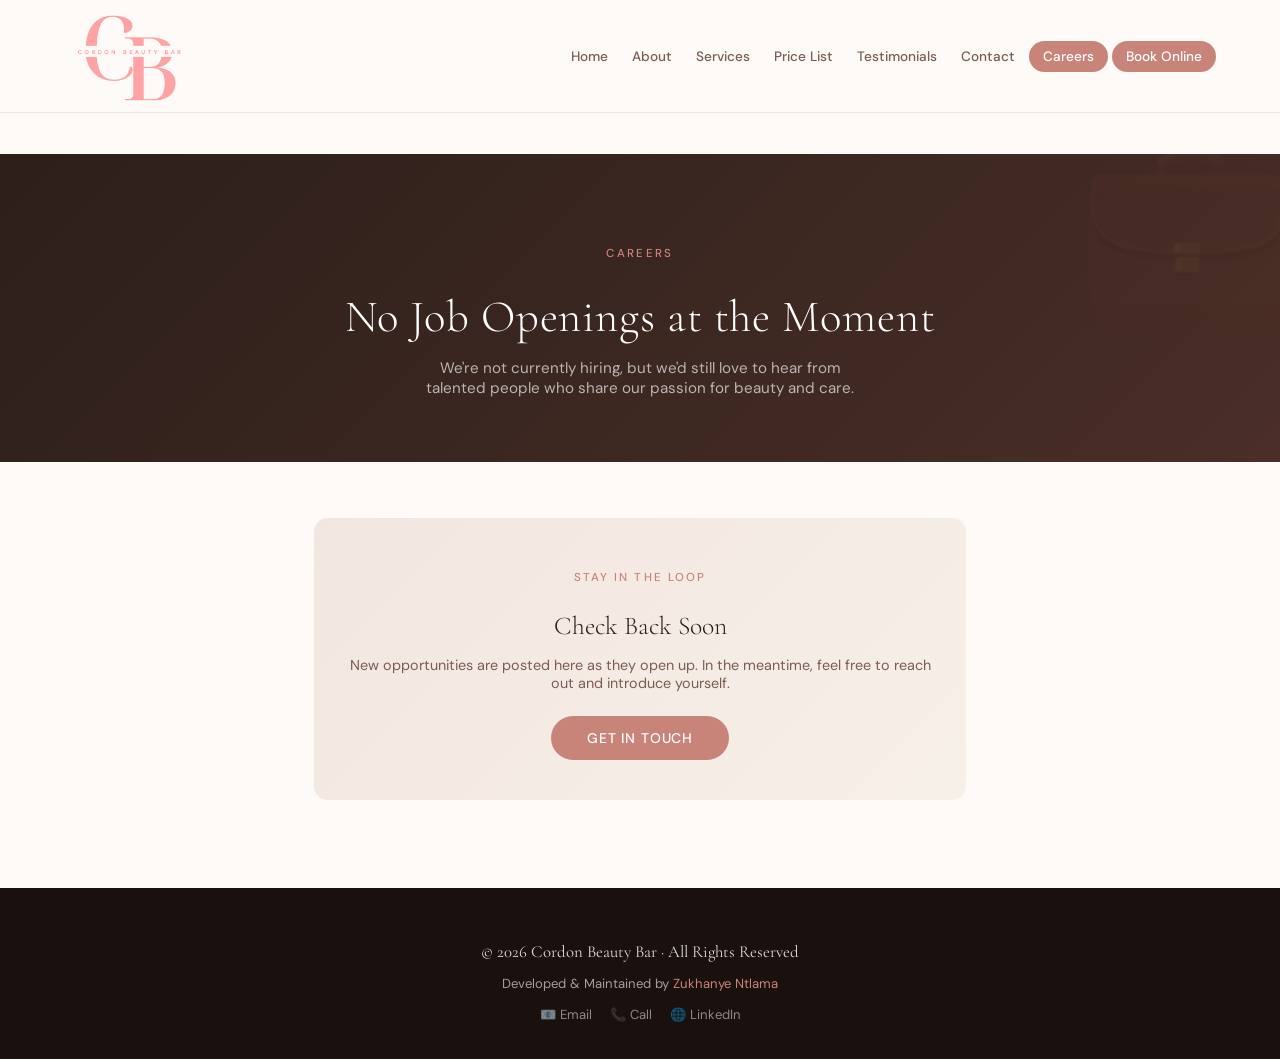
<file: pages/Careers.html>
<!DOCTYPE html>
<html lang="en">
<head>
  <meta charset="UTF-8">
  <meta name="viewport" content="width=device-width, initial-scale=1.0">
  <title>Cordon Beauty Bar | Careers</title>
  <link href="https://fonts.googleapis.com/css2?family=Cormorant+Garamond:wght@300;400;600&family=DM+Sans:wght@300;400;500&display=swap" rel="stylesheet">

  <style>
    body.careers-page {
      --cb-rose:      #C9847A;
      --cb-blush:     #F2E6E0;
      --cb-champagne: #F7F0E8;
      --cb-bark:      #2C1F1A;
      --cb-mink:      #7A5C54;
      --cb-white:     #FDFAF7;
      --cb-ff-display: 'Cormorant Garamond', Georgia, serif;
      --cb-ff-body:    'DM Sans', system-ui, sans-serif;
      --cb-radius:    14px;
      --cb-tr: 0.3s cubic-bezier(0.4,0,0.2,1);
    }

    body.careers-page {
      font-family: var(--cb-ff-body);
      color: var(--cb-bark);
      background: var(--cb-white);
      margin: 0;
      overflow-x: hidden;
    }

    *, *::before, *::after { box-sizing: border-box; }
    html { scroll-behavior: smooth; }
    a { text-decoration: none; color: inherit; }
    a:focus-visible, button:focus-visible { outline: 2px solid var(--cb-rose); outline-offset: 2px; }

    /* ── Header & Navigation ── */
    body.careers-page header#main-header {
      position: sticky; top: 0; z-index: 100;
      background: var(--cb-white);
      box-shadow: 0 1px 0 rgba(44,31,26,0.08);
    }
    body.careers-page header#main-header .header-container {
      max-width: 1200px; margin: 0 auto;
      padding: 0 24px; height: 70px;
      display: flex; align-items: center; justify-content: space-between; gap: 16px;
    }
    body.careers-page .logo-left { height: 140px; width: auto; display: block; }

    body.careers-page nav#navbar {
      display: flex; align-items: center; gap: 4px; flex-wrap: wrap;
    }
    body.careers-page .nav-link {
      font-family: var(--cb-ff-body);
      font-size: 0.85rem; font-weight: 500;
      color: var(--cb-mink); padding: 6px 10px; border-radius: 6px;
      transition: color var(--cb-tr), background var(--cb-tr); white-space: nowrap;
    }
    body.careers-page .nav-link:hover,
    body.careers-page .nav-link.active { color: var(--cb-rose); background: var(--cb-blush); }
    body.careers-page .nav-link.button {
      background: var(--cb-rose); color: #fff;
      padding: 7px 14px; border-radius: 30px;
    }
    body.careers-page .nav-link.button:hover { background: var(--cb-mink); color: #fff; }

    /* ── Hamburger ── */
    body.careers-page .cb-hamburger {
      display: none; flex-direction: column; justify-content: space-between;
      width: 26px; height: 18px; cursor: pointer;
      background: none; border: none; padding: 0; z-index: 200;
    }
    body.careers-page .cb-hamburger span {
      display: block; height: 2px; background: var(--cb-bark);
      border-radius: 2px; transition: transform var(--cb-tr), opacity var(--cb-tr);
    }
    body.careers-page .cb-hamburger.open span:nth-child(1) { transform: translateY(8px) rotate(45deg); }
    body.careers-page .cb-hamburger.open span:nth-child(2) { opacity: 0; }
    body.careers-page .cb-hamburger.open span:nth-child(3) { transform: translateY(-8px) rotate(-45deg); }

    /* ── Mobile Nav Overlay ── */
    body.careers-page .cb-mobile-nav {
      display: none; position: fixed; inset: 0;
      background: var(--cb-white); z-index: 150;
      flex-direction: column; align-items: center; justify-content: center;
      gap: 24px; padding: 40px 24px;
    }
    body.careers-page .cb-mobile-nav.open { display: flex; }
    body.careers-page .cb-mobile-nav .cb-mobile-link {
      font-size: 1.4rem; font-family: var(--cb-ff-display);
      font-weight: 400; color: var(--cb-bark); padding: 10px 0; letter-spacing: 0.03em;
    }
    body.careers-page .cb-mobile-nav .cb-mobile-link.active { color: var(--cb-rose); }
    body.careers-page .cb-mobile-nav .cb-mobile-button {
      font-family: var(--cb-ff-body); font-size: 1rem;
      padding: 12px 32px; border-radius: 30px;
      background: var(--cb-rose); color: #fff;
    }

    /* ── Hero ── */
    body.careers-page .cb-hero {
      background: linear-gradient(135deg, var(--cb-bark) 0%, #4a2e27 100%);
      padding: 80px 24px 64px;
      text-align: center; color: #fff;
      position: relative; overflow: hidden;
    }
    body.careers-page .cb-hero::before {
      content: '💼';
      position: absolute; font-size: 180px;
      opacity: 0.05; top: -20px; right: -20px;
      line-height: 1; pointer-events: none;
    }
    body.careers-page .cb-hero-eyebrow {
      font-family: var(--cb-ff-body);
      font-size: 0.72rem; letter-spacing: 0.2em;
      text-transform: uppercase; color: var(--cb-rose);
      font-weight: 500; margin-bottom: 10px;
    }
    body.careers-page #career-heading {
      font-family: var(--cb-ff-display);
      font-size: clamp(1.8rem, 4.5vw, 2.8rem);
      font-weight: 300; letter-spacing: 0.02em;
      line-height: 1.2; margin-bottom: 14px;
      max-width: 600px; margin-left: auto; margin-right: auto;
    }
    body.careers-page .cb-hero-sub {
      font-family: var(--cb-ff-body);
      color: rgba(255,255,255,0.65);
      font-size: 0.95rem; max-width: 460px;
      margin: 0 auto;
    }

    /* ── Main card ── */
    body.careers-page .cb-main-wrap {
      max-width: 700px; margin: 0 auto;
      padding: 56px 24px 88px;
    }
    body.careers-page .cb-card {
      background: linear-gradient(135deg, var(--cb-blush) 0%, var(--cb-champagne) 100%);
      border-radius: var(--cb-radius);
      padding: 40px 32px;
      text-align: center;
    }
    body.careers-page .cb-card p.eyebrow {
      font-size: 0.72rem; letter-spacing: 0.18em;
      text-transform: uppercase; color: var(--cb-rose);
      font-weight: 500; margin-bottom: 8px;
    }
    body.careers-page .cb-card h3 {
      font-family: var(--cb-ff-display);
      font-size: 1.6rem; font-weight: 300;
      color: var(--cb-bark); margin-bottom: 10px;
    }
    body.careers-page .cb-card p.sub {
      color: var(--cb-mink); font-size: 0.9rem; margin-bottom: 24px;
    }
    body.careers-page .cb-btn {
      display: inline-block;
      padding: 13px 36px; background: var(--cb-rose);
      color: #fff; border-radius: 30px;
      font-size: 0.875rem; font-weight: 500;
      letter-spacing: 0.06em; text-transform: uppercase;
      transition: background var(--cb-tr), transform var(--cb-tr);
    }
    body.careers-page .cb-btn:hover { background: var(--cb-mink); transform: translateY(-2px); }

    /* ── Footer ── */
    body.careers-page footer#footer {
      background: #1a100d;
      color: rgba(255,255,255,0.6);
      padding: 36px 24px; text-align: center; font-size: 0.82rem;
    }
    body.careers-page footer .footer-brand {
      font-family: var(--cb-ff-display); font-size: 1.05rem;
      color: rgba(255,255,255,0.85); margin-bottom: 6px;
    }
    body.careers-page footer .footer-credit { margin-bottom: 14px; }
    body.careers-page footer .footer-highlight { color: var(--cb-rose); }
    body.careers-page .footer-social { display: flex; justify-content: center; gap: 18px; flex-wrap: wrap; }
    body.careers-page .footer-link { color: rgba(255,255,255,0.5); transition: color var(--cb-tr); }
    body.careers-page .footer-link:hover { color: var(--cb-rose); }

    /* ── Scroll-to-top ── */
    body.careers-page #cb-scroll-top {
      position: fixed; bottom: 28px; right: 28px;
      width: 46px; height: 46px;
      background: var(--cb-rose); color: #fff;
      border: none; border-radius: 50%; font-size: 1.2rem;
      cursor: pointer;
      box-shadow: 0 4px 16px rgba(201,132,122,0.4);
      display: flex; align-items: center; justify-content: center;
      opacity: 0; pointer-events: none;
      transition: opacity var(--cb-tr), transform var(--cb-tr); z-index: 90;
    }
    body.careers-page #cb-scroll-top.visible { opacity: 1; pointer-events: auto; }
    body.careers-page #cb-scroll-top:hover { transform: scale(1.1); }

    /* ── Responsive ── */
    @media (max-width: 1024px) {
      body.careers-page header#main-header .header-container { padding: 0 18px; }
      body.careers-page nav#navbar { gap: 2px; }
      body.careers-page .nav-link { font-size: 0.8rem; padding: 6px 8px; }
      body.careers-page .cb-main-wrap { padding: 48px 20px 72px; }
    }
    @media (max-width: 768px) {
      body.careers-page nav#navbar { display: none; }
      body.careers-page .cb-hamburger { display: flex; }
      body.careers-page .cb-hero { padding: 64px 20px 48px; }
      body.careers-page .cb-card { padding: 28px 20px; }
    }
    @media (max-width: 480px) {
      body.careers-page .logo-left { height: 34px; }
      body.careers-page header#main-header .header-container { height: 60px; padding: 0 16px; }
      body.careers-page .cb-hero { padding: 52px 16px 40px; }
      body.careers-page .cb-hero-sub { font-size: 0.85rem; }
      body.careers-page .cb-card h3 { font-size: 1.4rem; }
      body.careers-page .cb-mobile-nav .cb-mobile-link { font-size: 1.2rem; }
      body.careers-page #cb-scroll-top { width: 40px; height: 40px; bottom: 20px; right: 20px; font-size: 1.05rem; }
    }
    @media (prefers-reduced-motion: reduce) {
      body.careers-page *, body.careers-page *::before, body.careers-page *::after { transition: none !important; }
    }
  </style>
</head>
<body id="page-body" class="careers-page">

  <!-- ── Header ── -->
   <br>
  <header id="main-header">
    <div class="header-container">
      <img src="../cordon images/cordon logo 23.png" alt="Cordon Beauty Bar Logo" class="logo-left">
      <br>
      <br>
      <nav id="navbar" aria-label="Main navigation">
        <a href="../index.html" class="nav-link">Home</a>
        <a href="./About.html" class="nav-link">About</a>
        <a href="./Services.html" class="nav-link">Services</a>
        <a href="./Pricelist.html" class="nav-link">Price List</a>
        <a href="./Testimonials.html" class="nav-link">Testimonials</a>
        <a href="./Contact.html" class="nav-link">Contact</a>
        <a href="./Careers.html" class="nav-link button active">Careers</a>
        <a href="./Book-online.html" class="nav-link button">Book Online</a>
      </nav>
      <button class="cb-hamburger" id="cb-hamburger" aria-label="Toggle navigation menu" aria-expanded="false" aria-controls="cb-mobile-nav">
        <span></span><span></span><span></span>
      </button>
    </div>
    <br>
  
  </header>

  <!-- ── Mobile Nav Overlay ── -->
  <nav class="cb-mobile-nav" id="cb-mobile-nav" aria-label="Mobile navigation">
    <a href="../index.html" class="cb-mobile-link">Home</a>
    <a href="./About.html" class="cb-mobile-link">About</a>
    <a href="./Services.html" class="cb-mobile-link">Services</a>
    <a href="./Pricelist.html" class="cb-mobile-link">Price List</a>
    <a href="./Testimonials.html" class="cb-mobile-link">Testimonials</a>
    <a href="./Contact.html" class="cb-mobile-link">Contact</a>
    <a href="./Careers.html" class="cb-mobile-link active">Careers</a>
    <a href="./Book-online.html" class="cb-mobile-link cb-mobile-button">Book Online</a>
  </nav>
<br>
<br>
  <!-- ── Hero ── -->
  <div class="cb-hero">
    <p class="cb-hero-eyebrow">Careers</p>
    <h1 id="career-heading">No Job Openings at the Moment</h1>
    <p class="cb-hero-sub">We're not currently hiring, but we'd still love to hear from talented people who share our passion for beauty and care.</p>
  </div>

  <!-- ── Stay in touch ── -->
  <main class="cb-main-wrap">
    <div class="cb-card">
      <p class="eyebrow">Stay in the loop</p>
      <h3>Check Back Soon</h3>
      <p class="sub">New opportunities are posted here as they open up. In the meantime, feel free to reach out and introduce yourself.</p>
      <a href="./Contact.html" class="cb-btn">Get in Touch</a>
    </div>
  </main>

  <!-- ── Footer ── -->
  <footer id="footer">
    <div class="footer-container">
      <p class="footer-brand">© 2026 Cordon Beauty Bar · All Rights Reserved</p>
      <p class="footer-credit">
        Developed &amp; Maintained by
        <span class="footer-highlight">Zukhanye Ntlama</span>
      </p>
      <div class="footer-social">
        <a href="mailto:info@cordonbeauty.co.za" class="footer-link">📧 Email</a>
        <a href="tel:+27213566776" class="footer-link">📞 Call</a>
        <a href="https://www.linkedin.com/in/zukhanye-ntlama" target="_blank" rel="noopener" class="footer-link">🌐 LinkedIn</a>
      </div>
    </div>
  </footer>

  <!-- ── Scroll-to-top ── -->
  <button id="cb-scroll-top" aria-label="Scroll to top">↑</button>

  <script>
    /* ── Hamburger / Mobile Nav ── */
    const cbHamburger = document.getElementById('cb-hamburger');
    const cbMobileNav  = document.getElementById('cb-mobile-nav');

    cbHamburger.addEventListener('click', () => {
      const isOpen = cbHamburger.classList.toggle('open');
      cbMobileNav.classList.toggle('open', isOpen);
      cbHamburger.setAttribute('aria-expanded', isOpen);
      document.body.style.overflow = isOpen ? 'hidden' : '';
    });
    cbMobileNav.querySelectorAll('a').forEach(link => {
      link.addEventListener('click', () => {
        cbHamburger.classList.remove('open');
        cbMobileNav.classList.remove('open');
        document.body.style.overflow = '';
      });
    });
    document.addEventListener('click', e => {
      if (cbMobileNav.classList.contains('open') &&
          !cbMobileNav.contains(e.target) &&
          !cbHamburger.contains(e.target)) {
        cbHamburger.classList.remove('open');
        cbMobileNav.classList.remove('open');
        document.body.style.overflow = '';
      }
    });

    /* ── Scroll-to-top ── */
    const cbScrollBtn = document.getElementById('cb-scroll-top');
    window.addEventListener('scroll', () => {
      cbScrollBtn.classList.toggle('visible', window.scrollY > 400);
    }, { passive: true });
    cbScrollBtn.addEventListener('click', () => window.scrollTo({ top: 0, behavior: 'smooth' }));
  </script>
</body>
</html>
</file>
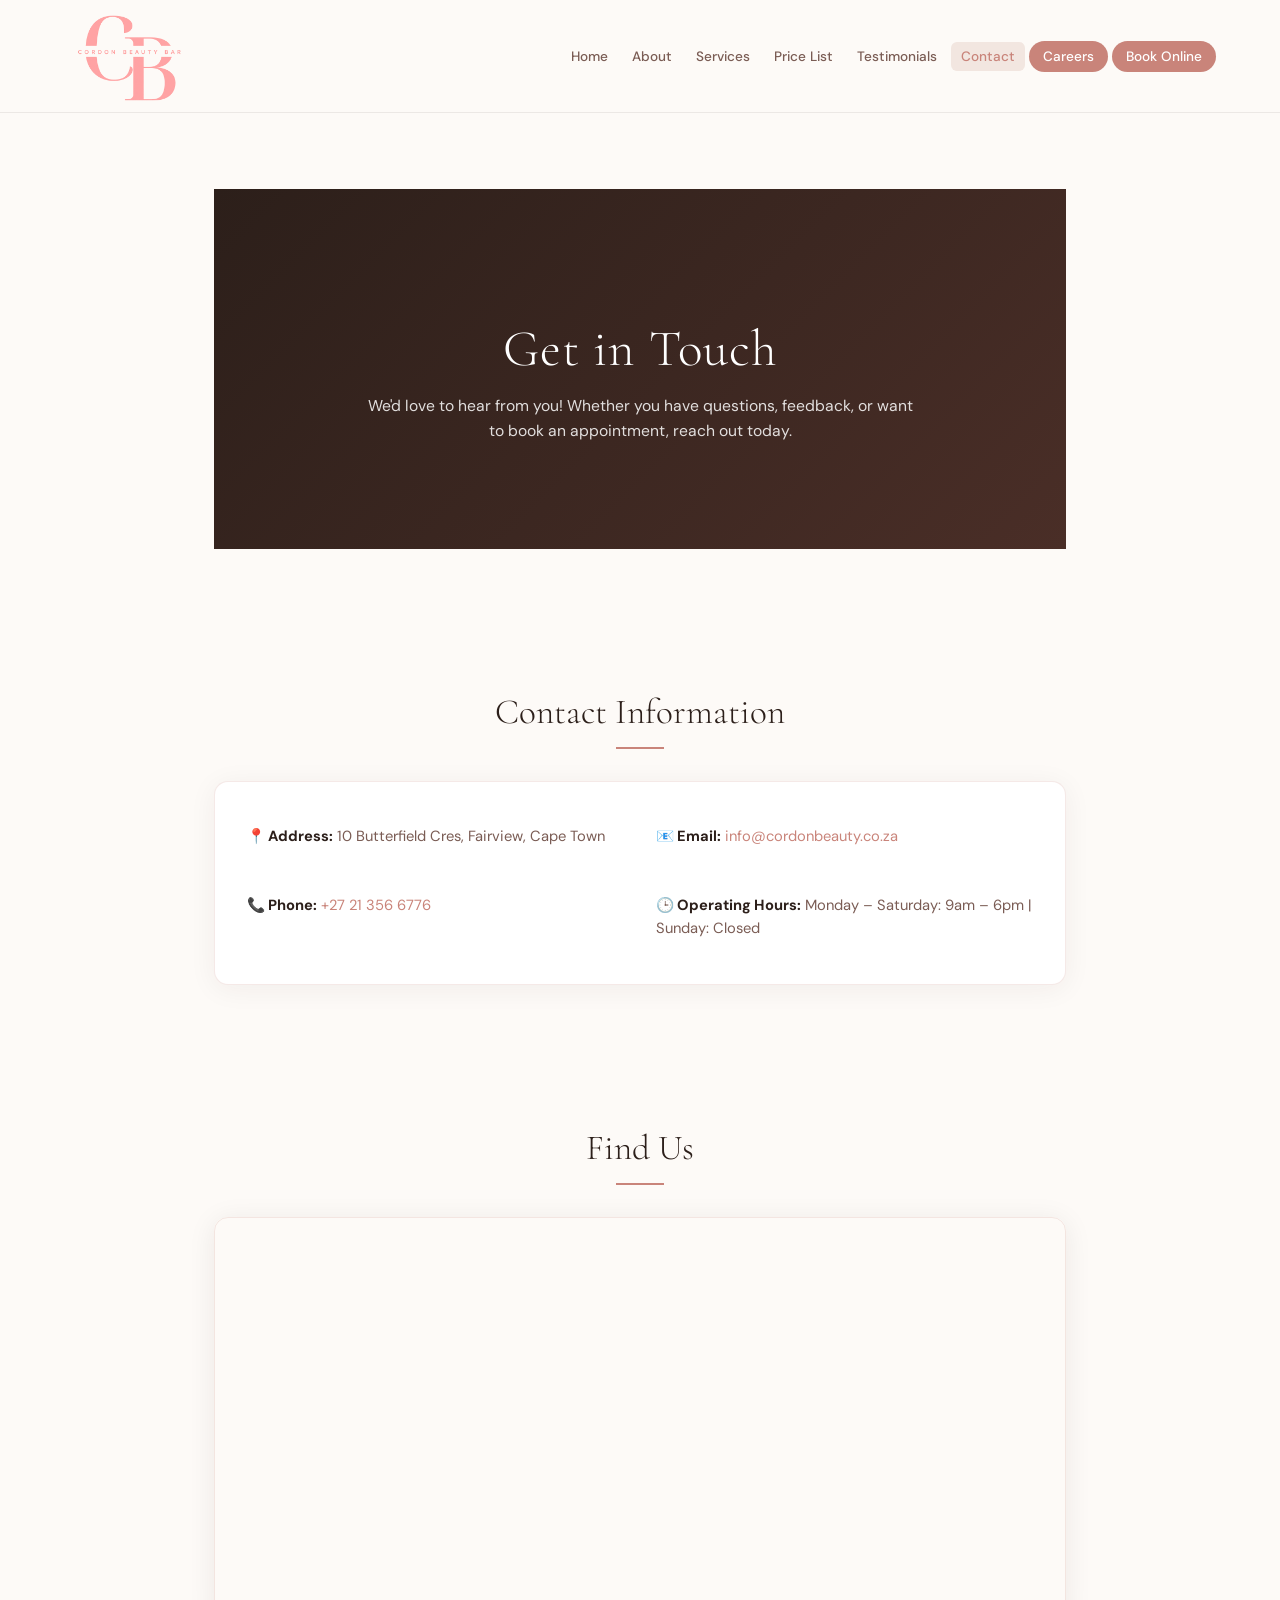
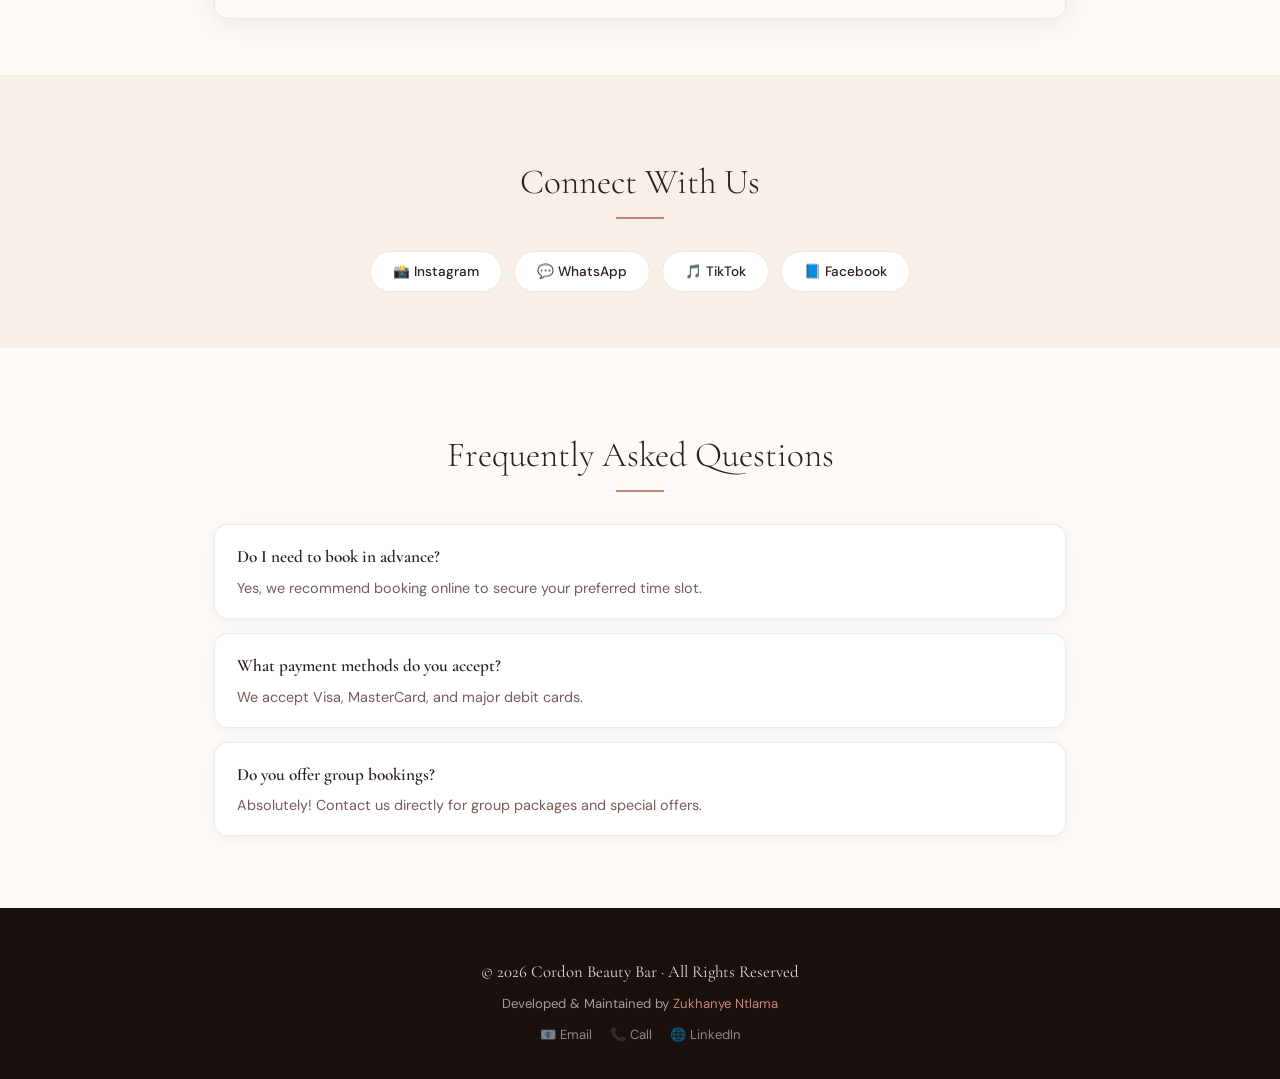
<file: pages/Contact.html>
<!DOCTYPE html>
<html lang="en">
<head>
  <meta charset="UTF-8">
  <meta name="viewport" content="width=device-width, initial-scale=1.0">
  <title>Cordon Beauty Bar | Contact Us</title>
  <link href="https://fonts.googleapis.com/css2?family=Cormorant+Garamond:wght@300;400;600&family=DM+Sans:wght@300;400;500&display=swap" rel="stylesheet">

  <style>
    body.contact-page {
      --cp-rose:      #C9847A;
      --cp-blush:     #F2E6E0;
      --cp-champagne: #F7F0E8;
      --cp-bark:      #2C1F1A;
      --cp-mink:      #7A5C54;
      --cp-white:     #FDFAF7;
      --cp-ff-display: 'Cormorant Garamond', Georgia, serif;
      --cp-ff-body:    'DM Sans', system-ui, sans-serif;
      --cp-radius:    14px;
      --cp-tr: 0.3s cubic-bezier(0.4,0,0.2,1);
    }

    body.contact-page {
      font-family: var(--cp-ff-body);
      color: var(--cp-bark);
      background: var(--cp-white);
      margin: 0;
      overflow-x: hidden;
    }

    *, *::before, *::after { box-sizing: border-box; }
    html { scroll-behavior: smooth; }
    a { text-decoration: none; color: inherit; }
    a:focus-visible, button:focus-visible { outline: 2px solid var(--cp-rose); outline-offset: 2px; }

    /* ── Header & Navigation ── */
    body.contact-page header#main-header {
      position: sticky; top: 0; z-index: 100;
      background: var(--cp-white);
      box-shadow: 0 1px 0 rgba(44,31,26,0.08);
    }
    body.contact-page header#main-header .header-container {
      max-width: 1200px; margin: 0 auto;
      padding: 0 24px; height: 70px;
      display: flex; align-items: center; justify-content: space-between; gap: 16px;
    }
    body.contact-page .logo-left { height: 140px; width: auto; display: block; }

    body.contact-page nav#navbar {
      display: flex; align-items: center; gap: 4px; flex-wrap: wrap;
    }
    body.contact-page .nav-link {
      font-family: var(--cp-ff-body);
      font-size: 0.85rem; font-weight: 500;
      color: var(--cp-mink); padding: 6px 10px; border-radius: 6px;
      transition: color var(--cp-tr), background var(--cp-tr); white-space: nowrap;
    }
    body.contact-page .nav-link:hover,
    body.contact-page .nav-link.active { color: var(--cp-rose); background: var(--cp-blush); }
    body.contact-page .nav-link.button {
      background: var(--cp-rose); color: #fff;
      padding: 7px 14px; border-radius: 30px;
    }
    body.contact-page .nav-link.button:hover { background: var(--cp-mink); color: #fff; }

    /* ── Hamburger ── */
    body.contact-page .cp-hamburger {
      display: none; flex-direction: column; justify-content: space-between;
      width: 26px; height: 18px; cursor: pointer;
      background: none; border: none; padding: 0; z-index: 200;
    }
    body.contact-page .cp-hamburger span {
      display: block; height: 2px; background: var(--cp-bark);
      border-radius: 2px; transition: transform var(--cp-tr), opacity var(--cp-tr);
    }
    body.contact-page .cp-hamburger.open span:nth-child(1) { transform: translateY(8px) rotate(45deg); }
    body.contact-page .cp-hamburger.open span:nth-child(2) { opacity: 0; }
    body.contact-page .cp-hamburger.open span:nth-child(3) { transform: translateY(-8px) rotate(-45deg); }

    /* ── Mobile Nav Overlay ── */
    body.contact-page .cp-mobile-nav {
      display: none; position: fixed; inset: 0;
      background: var(--cp-white); z-index: 150;
      flex-direction: column; align-items: center; justify-content: center;
      gap: 24px; padding: 40px 24px;
    }
    body.contact-page .cp-mobile-nav.open { display: flex; }
    body.contact-page .cp-mobile-nav .cp-mobile-link {
      font-size: 1.4rem; font-family: var(--cp-ff-display);
      font-weight: 400; color: var(--cp-bark); padding: 10px 0; letter-spacing: 0.03em;
    }
    body.contact-page .cp-mobile-nav .cp-mobile-link.active { color: var(--cp-rose); }
    body.contact-page .cp-mobile-nav .cp-mobile-button {
      font-family: var(--cp-ff-body); font-size: 1rem;
      padding: 12px 32px; border-radius: 30px;
      background: var(--cp-rose); color: #fff;
    }

    /* ── Hero ── */
    body.contact-page #hero { position: relative; }
    body.contact-page .hero-background {
      background: linear-gradient(135deg, var(--cp-bark) 0%, #4A2E27 100%);
      position: relative; min-height: 360px;
      display: flex; align-items: center; justify-content: center;
    }
    body.contact-page .hero-overlay {
      width: 100%; height: 100%;
      display: flex; align-items: center; justify-content: center;
      padding: 60px 24px;
    }
    body.contact-page .hero-content { text-align: center; max-width: 560px; color: #fff; }
    body.contact-page .hero-title {
      font-family: var(--cp-ff-display);
      font-size: clamp(2rem, 5vw, 3.2rem);
      font-weight: 300; letter-spacing: 0.02em;
      line-height: 1.1; margin-bottom: 14px;
    }
    body.contact-page .hero-text {
      font-size: 0.98rem; line-height: 1.6;
      color: rgba(255,255,255,0.85);
    }

    /* ── Section base ── */
    body.contact-page section {
      max-width: 900px; margin: 0 auto;
      padding: 56px 24px;
    }
    body.contact-page #social-section {
      background: var(--cp-champagne);
      max-width: 100%;
    }
    body.contact-page #social-section > * {
      max-width: 900px; margin-left: auto; margin-right: auto;
    }
    body.contact-page .section-title {
      font-family: var(--cp-ff-display);
      font-size: clamp(1.6rem, 3.5vw, 2.2rem);
      font-weight: 300; color: var(--cp-bark);
      text-align: center; margin-bottom: 32px;
      position: relative;
    }
    body.contact-page .section-title::after {
      content: ''; display: block;
      width: 48px; height: 2px;
      background: var(--cp-rose);
      margin: 14px auto 0;
    }

    /* ── Contact Info ── */
    body.contact-page .info-container {
      display: grid; grid-template-columns: 1fr 1fr;
      gap: 16px 32px;
      background: #fff;
      border: 1px solid rgba(201,132,122,0.18);
      border-radius: var(--cp-radius);
      box-shadow: 0 4px 28px rgba(44,31,26,0.06);
      padding: 28px 32px;
    }
    body.contact-page .info-container p {
      font-size: 0.92rem; line-height: 1.6; color: var(--cp-mink);
    }
    body.contact-page .info-container p strong { color: var(--cp-bark); }
    body.contact-page .info-container .info-link {
      color: var(--cp-rose); transition: color var(--cp-tr);
    }
    body.contact-page .info-container .info-link:hover { color: var(--cp-mink); }

    /* ── Map ── */
    body.contact-page .map-container {
      border-radius: var(--cp-radius); overflow: hidden;
      border: 1px solid rgba(201,132,122,0.18);
      box-shadow: 0 4px 28px rgba(44,31,26,0.08);
      line-height: 0;
    }
    body.contact-page .map-container iframe { display: block; width: 100%; }

    /* ── Social ── */
    body.contact-page .social-links {
      display: flex; flex-wrap: wrap; justify-content: center; gap: 12px;
    }
    body.contact-page .social-link {
      font-family: var(--cp-ff-body); font-size: 0.85rem; font-weight: 500;
      padding: 11px 22px; border-radius: 30px;
      background: #fff; color: var(--cp-bark);
      border: 1.5px solid var(--cp-blush);
      transition: background var(--cp-tr), color var(--cp-tr), border-color var(--cp-tr), transform var(--cp-tr);
      white-space: nowrap;
    }
    body.contact-page .social-link:hover {
      background: var(--cp-rose); color: #fff; border-color: var(--cp-rose);
      transform: translateY(-2px);
    }

    /* ── FAQ ── */
    body.contact-page .faq-list { list-style: none; padding: 0; }
    body.contact-page .faq-list li {
      background: #fff;
      border: 1px solid rgba(201,132,122,0.18);
      border-radius: var(--cp-radius);
      padding: 18px 22px;
      margin-bottom: 14px;
      font-size: 0.9rem; line-height: 1.6; color: var(--cp-mink);
      box-shadow: 0 2px 14px rgba(44,31,26,0.05);
    }
    body.contact-page .faq-list li strong {
      display: block; color: var(--cp-bark);
      font-family: var(--cp-ff-display);
      font-size: 1.08rem; font-weight: 600;
      margin-bottom: 6px;
    }

    /* ── Footer ── */
    body.contact-page footer#footer {
      background: #1a100d;
      color: rgba(255,255,255,0.6);
      padding: 36px 24px; text-align: center; font-size: 0.82rem;
    }
    body.contact-page footer .footer-brand {
      font-family: var(--cp-ff-display); font-size: 1.05rem;
      color: rgba(255,255,255,0.85); margin-bottom: 6px;
    }
    body.contact-page footer .footer-credit { margin-bottom: 14px; }
    body.contact-page footer .footer-highlight { color: var(--cp-rose); }
    body.contact-page .footer-social { display: flex; justify-content: center; gap: 18px; flex-wrap: wrap; }
    body.contact-page footer .footer-link { color: rgba(255,255,255,0.5); transition: color var(--cp-tr); }
    body.contact-page footer .footer-link:hover { color: var(--cp-rose); }

    /* ── Scroll-to-top ── */
    body.contact-page #cp-scroll-top {
      position: fixed; bottom: 28px; right: 28px;
      width: 46px; height: 46px;
      background: var(--cp-rose); color: #fff;
      border: none; border-radius: 50%; font-size: 1.2rem;
      cursor: pointer;
      box-shadow: 0 4px 16px rgba(201,132,122,0.4);
      display: flex; align-items: center; justify-content: center;
      opacity: 0; pointer-events: none;
      transition: opacity var(--cp-tr), transform var(--cp-tr); z-index: 90;
    }
    body.contact-page #cp-scroll-top.visible { opacity: 1; pointer-events: auto; }
    body.contact-page #cp-scroll-top:hover { transform: scale(1.1); }

    /* ── Responsive ── */
    @media (max-width: 1024px) {
      body.contact-page header#main-header .header-container { padding: 0 18px; }
      body.contact-page nav#navbar { gap: 2px; }
      body.contact-page .nav-link { font-size: 0.8rem; padding: 6px 8px; }
      body.contact-page section { padding: 48px 20px; }
      body.contact-page .info-container { padding: 24px; }
    }
    @media (max-width: 768px) {
      body.contact-page nav#navbar { display: none; }
      body.contact-page .cp-hamburger { display: flex; }
      body.contact-page .hero-background { min-height: 280px; }
      body.contact-page .hero-overlay { padding: 40px 20px; }
      body.contact-page section { padding: 40px 18px; }
      body.contact-page .info-container { grid-template-columns: 1fr; gap: 14px; padding: 22px 20px; }
      body.contact-page .map-container iframe { height: 300px; }
      body.contact-page .social-links { gap: 10px; }
      body.contact-page .social-link { padding: 10px 18px; font-size: 0.82rem; }
    }
    @media (max-width: 480px) {
      body.contact-page .logo-left { height: 34px; }
      body.contact-page header#main-header .header-container { height: 60px; padding: 0 16px; }
      body.contact-page .hero-background { min-height: 240px; }
      body.contact-page .hero-text { font-size: 0.88rem; }
      body.contact-page section { padding: 32px 16px; }
      body.contact-page .section-title { margin-bottom: 24px; }
      body.contact-page .info-container p { font-size: 0.86rem; }
      body.contact-page .faq-list li { padding: 14px 16px; }
      body.contact-page .social-links { flex-direction: column; align-items: stretch; }
      body.contact-page .social-link { text-align: center; }
      body.contact-page .cp-mobile-nav .cp-mobile-link { font-size: 1.2rem; }
      body.contact-page #cp-scroll-top { width: 40px; height: 40px; bottom: 20px; right: 20px; font-size: 1.05rem; }
    }
    @media (prefers-reduced-motion: reduce) {
      body.contact-page *, body.contact-page *::before, body.contact-page *::after { transition: none !important; }
    }
  </style>
</head>
<body id="page-body" class="contact-page">

  <!-- ── Header ── -->
   <br>
  <header id="main-header">
    <div class="header-container">
      <img src="../cordon images/cordon logo 23.png" alt="Cordon Beauty Bar Logo" class="logo-left">
      <nav id="navbar" aria-label="Main navigation">
        <a href="../index.html" class="nav-link">Home</a>
        <a href="./About.html" class="nav-link">About</a>
        <a href="./Services.html" class="nav-link">Services</a>
        <a href="./Pricelist.html" class="nav-link">Price List</a>
        <a href="./Testimonials.html" class="nav-link">Testimonials</a>
        <a href="./Contact.html" class="nav-link active">Contact</a>
        <a href="./Careers.html" class="nav-link button">Careers</a>
        <a href="./Book-online.html" class="nav-link button">Book Online</a>
      </nav>
      <button class="cp-hamburger" id="cp-hamburger" aria-label="Toggle navigation menu" aria-expanded="false" aria-controls="cp-mobile-nav">
        <span></span><span></span><span></span>
      </button>
    </div>
    <br>
  </header>

  <!-- ── Mobile Nav Overlay ── -->
  <nav class="cp-mobile-nav" id="cp-mobile-nav" aria-label="Mobile navigation">
    <a href="../index.html" class="cp-mobile-link">Home</a>
    <a href="./About.html" class="cp-mobile-link">About</a>
    <a href="./Services.html" class="cp-mobile-link">Services</a>
    <a href="./Pricelist.html" class="cp-mobile-link">Price List</a>
    <a href="./Testimonials.html" class="cp-mobile-link">Testimonials</a>
    <a href="./Contact.html" class="cp-mobile-link active">Contact</a>
    <a href="./Careers.html" class="cp-mobile-link">Careers</a>
    <a href="./Book-online.html" class="cp-mobile-link cp-mobile-button">Book Online</a>
  </nav>
  <br>
  <!-- Contact Hero -->
  <section id="hero">
    <div class="hero-background">
      <div class="hero-overlay">
        <div class="hero-content">
          <h2 class="hero-title">Get in Touch</h2>
          <p class="hero-text">We'd love to hear from you! Whether you have questions, feedback, or want to book an appointment, reach out today.</p>
        </div>
      </div>
    </div>
  </section>

  <!-- Contact Information Section -->
  <section id="contact-info">
    <h2 class="section-title">Contact Information</h2>
    <div class="info-container">
      <p><strong>📍 Address:</strong> 10 Butterfield Cres, Fairview, Cape Town</p>
      <p><strong>📧 Email:</strong> <a href="mailto:info@cordonbeauty.co.za" class="info-link">info@cordonbeauty.co.za</a></p>
      <p><strong>📞 Phone:</strong> <a href="tel:+27213566776" class="info-link">+27 21 356 6776</a></p>
      <p><strong>🕒 Operating Hours:</strong> Monday – Saturday: 9am – 6pm | Sunday: Closed</p>
    </div>
  </section>

  <!-- Google Map Section -->
  <section id="map-section">
    <h2 class="section-title">Find Us</h2>
    <div class="map-container">
      <iframe
        src="https://www.google.com/maps/embed?pb=!1m18!1m12!1m3!1d3312.123456789!2d18.423300!3d-33.918861!2m3!1f0!2f0!3f0!3m2!1i1024!2i768!4f13.1!3m3!1m2!1s0x1dcc5d123456789%3A0xabcdef123456789!2s10%20Butterfield%20Cres%2C%20Fairview%2C%20Cape%20Town!5e0!3m2!1sen!2sza!4v1716123456789"
        width="100%" height="400" style="border:0;" allowfullscreen="" loading="lazy">
      </iframe>
    </div>
  </section>

  <!-- Social Media Section -->
  <section id="social-section">
    <h2 class="section-title">Connect With Us</h2>
    <div class="social-links">
      <a href="https://www.instagram.com/" target="_blank" rel="noopener" class="social-link">📸 Instagram</a>
      <a href="https://wa.me/27213566776" target="_blank" rel="noopener" class="social-link">💬 WhatsApp</a>
      <a href="https://www.tiktok.com/" target="_blank" rel="noopener" class="social-link">🎵 TikTok</a>
      <a href="https://www.facebook.com/" target="_blank" rel="noopener" class="social-link">📘 Facebook</a>
    </div>
  </section>

  <!-- FAQ Section -->
  <section id="faq-section">
    <h2 class="section-title">Frequently Asked Questions</h2>
    <ul class="faq-list">
      <li><strong>Do I need to book in advance?</strong> Yes, we recommend booking online to secure your preferred time slot.</li>
      <li><strong>What payment methods do you accept?</strong> We accept Visa, MasterCard, and major debit cards.</li>
      <li><strong>Do you offer group bookings?</strong> Absolutely! Contact us directly for group packages and special offers.</li>
    </ul>
  </section>

  <!-- Footer -->
  <footer id="footer">
    <div class="footer-container">
      <p class="footer-brand">© 2026 Cordon Beauty Bar · All Rights Reserved</p>
      <p class="footer-credit">
        Developed &amp; Maintained by
        <span class="footer-highlight">Zukhanye Ntlama</span>
      </p>
      <div class="footer-social">
        <a href="mailto:info@cordonbeauty.co.za" class="footer-link">📧 Email</a>
        <a href="tel:+27213566776" class="footer-link">📞 Call</a>
        <a href="https://www.linkedin.com/in/zukhanye-ntlama" target="_blank" rel="noopener" class="footer-link">🌐 LinkedIn</a>
      </div>
    </div>
  </footer>

  <!-- Scroll-to-top -->
  <button id="cp-scroll-top" aria-label="Scroll to top">↑</button>

  <script>
    /* ── Hamburger / Mobile Nav ── */
    const cpHamburger = document.getElementById('cp-hamburger');
    const cpMobileNav  = document.getElementById('cp-mobile-nav');

    cpHamburger.addEventListener('click', () => {
      const isOpen = cpHamburger.classList.toggle('open');
      cpMobileNav.classList.toggle('open', isOpen);
      cpHamburger.setAttribute('aria-expanded', isOpen);
      document.body.style.overflow = isOpen ? 'hidden' : '';
    });
    cpMobileNav.querySelectorAll('a').forEach(link => {
      link.addEventListener('click', () => {
        cpHamburger.classList.remove('open');
        cpMobileNav.classList.remove('open');
        document.body.style.overflow = '';
      });
    });
    document.addEventListener('click', e => {
      if (cpMobileNav.classList.contains('open') &&
          !cpMobileNav.contains(e.target) &&
          !cpHamburger.contains(e.target)) {
        cpHamburger.classList.remove('open');
        cpMobileNav.classList.remove('open');
        document.body.style.overflow = '';
      }
    });

    /* ── Scroll-to-top ── */
    const cpScrollBtn = document.getElementById('cp-scroll-top');
    window.addEventListener('scroll', () => {
      cpScrollBtn.classList.toggle('visible', window.scrollY > 400);
    }, { passive: true });
    cpScrollBtn.addEventListener('click', () => window.scrollTo({ top: 0, behavior: 'smooth' }));
  </script>
</body>
</html>
</file>
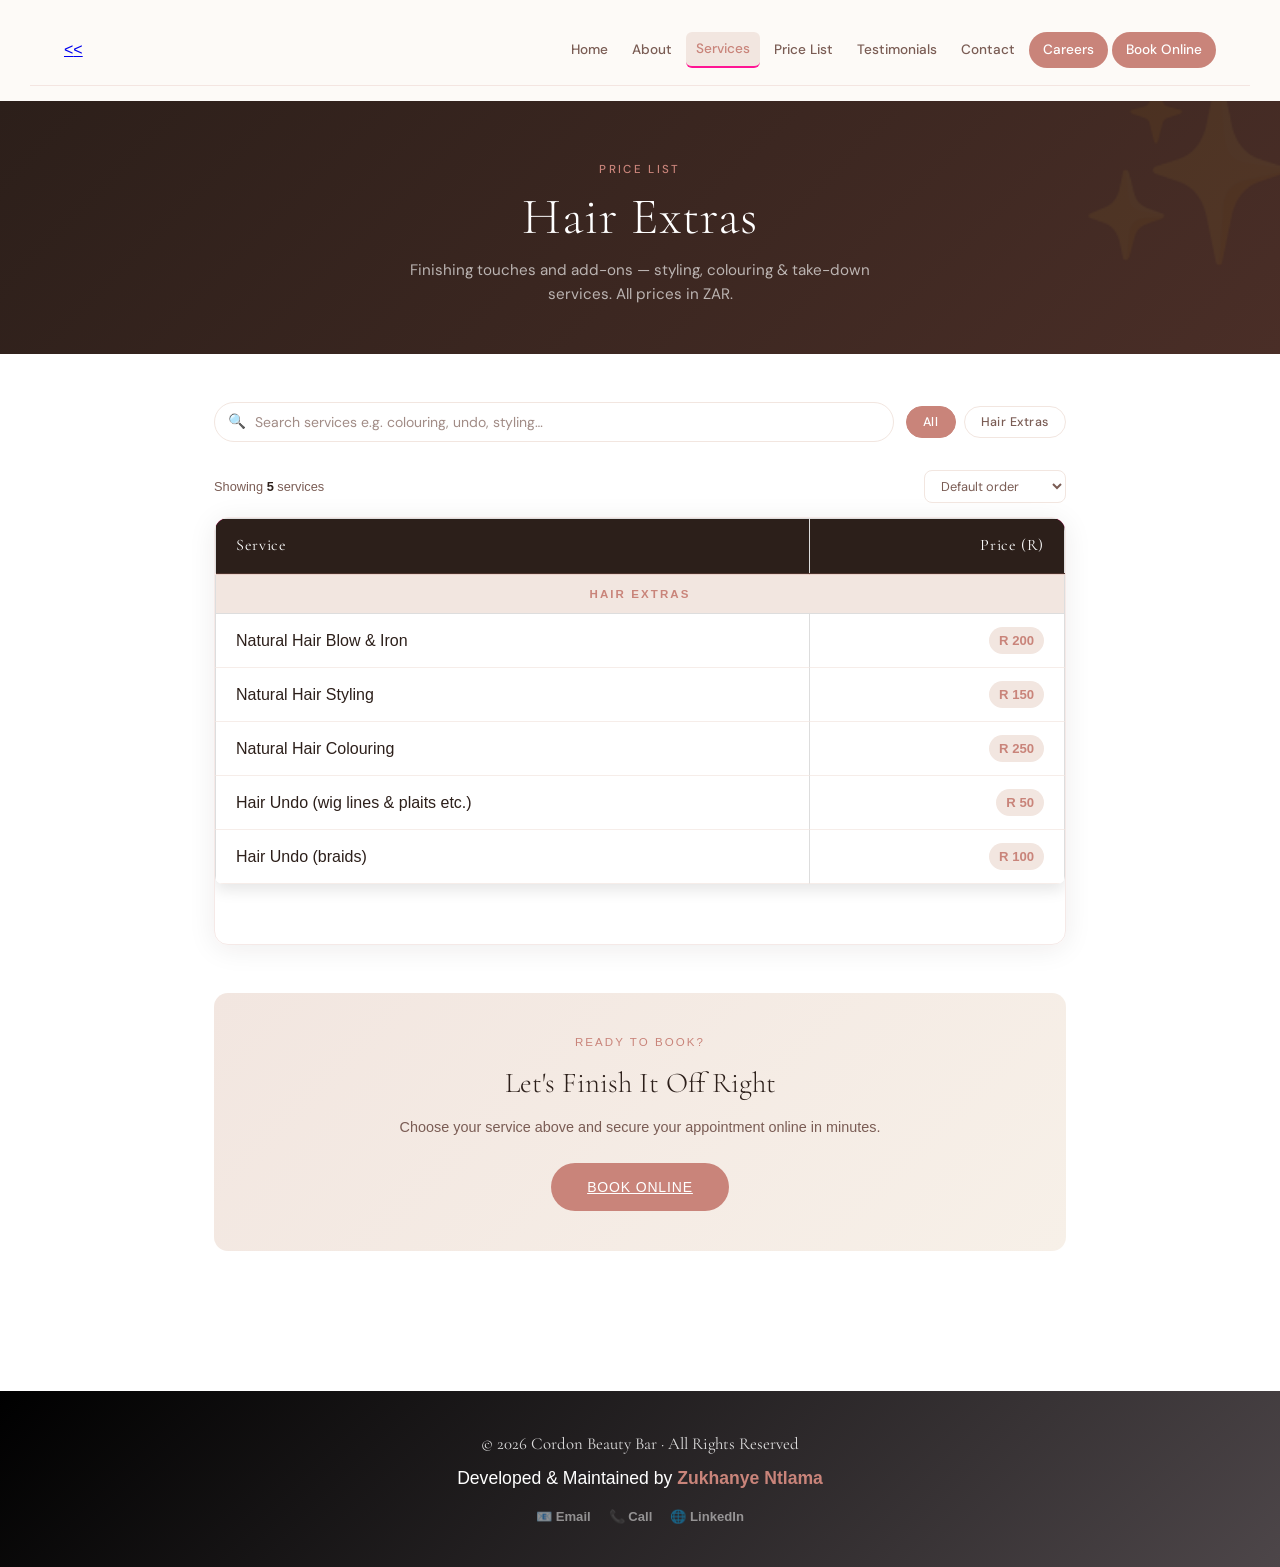
<file: pages/Hair-Extras.html>
<!DOCTYPE html>
<html lang="en">
<head>
  <meta charset="UTF-8">
  <meta name="viewport" content="width=device-width, initial-scale=1.0">
  <title>Cordon Beauty Bar | Hair Extras</title>
  <link rel="stylesheet" href="../CSS/style.css">
  <link href="https://fonts.googleapis.com/css2?family=Cormorant+Garamond:wght@300;400;600&family=DM+Sans:wght@300;400;500&display=swap" rel="stylesheet">

  <!-- ════════ Page-scoped styles (Hair Extras price list only) ════════ -->
  <!-- These rules are namespaced under body.hair-extras-page so they never
       touch the shared header / nav / footer styling in ../CSS/style.css -->
  <style>
    body.hair-extras-page {
      --pl-rose:      #C9847A;
      --pl-blush:     #F2E6E0;
      --pl-champagne: #F7F0E8;
      --pl-bark:      #2C1F1A;
      --pl-mink:      #7A5C54;
      --pl-white:     #FDFAF7;
      --pl-ff-display: 'Cormorant Garamond', Georgia, serif;
      --pl-ff-body:    'DM Sans', system-ui, sans-serif;
      --pl-radius:    14px;
      --pl-tr: 0.3s cubic-bezier(0.4,0,0.2,1);
    }

    /* ── Hero ── */
    body.hair-extras-page .page-hero {
      background: linear-gradient(135deg, var(--pl-bark) 0%, #4a2e27 100%);
      padding: 60px 24px 48px;
      text-align: center; color: #fff;
      position: relative; overflow: hidden;
    }
    body.hair-extras-page .page-hero::before {
      content: '✨';
      position: absolute; font-size: 180px;
      opacity: 0.05; top: -20px; right: -20px;
      line-height: 1; pointer-events: none;
    }
    body.hair-extras-page .page-hero-eyebrow {
      font-family: var(--pl-ff-body);
      font-size: 0.72rem; letter-spacing: 0.2em;
      text-transform: uppercase; color: var(--pl-rose);
      font-weight: 500; margin-bottom: 10px;
    }
    body.hair-extras-page .page-hero-title {
      font-family: var(--pl-ff-display);
      font-size: clamp(2rem, 5vw, 3.2rem);
      font-weight: 300; letter-spacing: 0.02em;
      line-height: 1.1; margin-bottom: 12px;
    }
    body.hair-extras-page .page-hero-sub {
      font-family: var(--pl-ff-body);
      color: rgba(255,255,255,0.65);
      font-size: 0.95rem; max-width: 460px;
      margin: 0 auto;
    }

    /* ── Header & Navigation ── */
    body.hair-extras-page header#main-header {
      position: sticky; top: 0; z-index: 100;
      background: var(--pl-white);
      box-shadow: 0 1px 0 rgba(44,31,26,0.08);
    }
    body.hair-extras-page header#main-header .header-container {
      max-width: 1200px; margin: 0 auto;
      padding: 0 24px; height: 70px;
      display: flex; align-items: center; justify-content: space-between; gap: 16px;
    }
    body.hair-extras-page .logo-left {
      height: 42px; width: auto; display: block;
    }
    body.hair-extras-page header#main-header hr.divider {
      border: none; height: 1px;
      background: rgba(201,132,122,0.18);
      margin: 0;
    }
    body.hair-extras-page nav#navbar {
      display: flex; align-items: center; gap: 4px; flex-wrap: wrap;
    }
    body.hair-extras-page .nav-link {
      font-family: var(--pl-ff-body);
      font-size: 0.85rem; font-weight: 500;
      color: var(--pl-mink); padding: 6px 10px; border-radius: 6px;
      transition: color var(--pl-tr), background var(--pl-tr); white-space: nowrap;
    }
    body.hair-extras-page .nav-link:hover,
    body.hair-extras-page .nav-link.active { color: var(--pl-rose); background: var(--pl-blush); }
    body.hair-extras-page .nav-link.button {
      background: var(--pl-rose); color: #fff;
      padding: 7px 14px; border-radius: 30px;
    }
    body.hair-extras-page .nav-link.button:hover { background: var(--pl-mink); color: #fff; }

    /* ── Hamburger ── */
    body.hair-extras-page .pl-hamburger {
      display: none; flex-direction: column; justify-content: space-between;
      width: 26px; height: 18px; cursor: pointer;
      background: none; border: none; padding: 0; z-index: 200;
    }
    body.hair-extras-page .pl-hamburger span {
      display: block; height: 2px; background: var(--pl-bark);
      border-radius: 2px; transition: transform var(--pl-tr), opacity var(--pl-tr);
    }
    body.hair-extras-page .pl-hamburger.open span:nth-child(1) { transform: translateY(8px) rotate(45deg); }
    body.hair-extras-page .pl-hamburger.open span:nth-child(2) { opacity: 0; }
    body.hair-extras-page .pl-hamburger.open span:nth-child(3) { transform: translateY(-8px) rotate(-45deg); }

    /* ── Mobile Nav Overlay ── */
    body.hair-extras-page .pl-mobile-nav {
      display: none; position: fixed; inset: 0;
      background: var(--pl-white); z-index: 150;
      flex-direction: column; align-items: center; justify-content: center;
      gap: 24px; padding: 40px 24px;
    }
    body.hair-extras-page .pl-mobile-nav.open { display: flex; }
    body.hair-extras-page .pl-mobile-nav .pl-mobile-link {
      font-size: 1.4rem; font-family: var(--pl-ff-display);
      font-weight: 400; color: var(--pl-bark); padding: 10px 0; letter-spacing: 0.03em;
    }
    body.hair-extras-page .pl-mobile-nav .pl-mobile-link.active { color: var(--pl-rose); }
    body.hair-extras-page .pl-mobile-nav .pl-mobile-button {
      font-family: var(--pl-ff-body); font-size: 1rem;
      padding: 12px 32px; border-radius: 30px;
      background: var(--pl-rose); color: #fff;
    }

    /* ── Main layout ── */
    body.hair-extras-page .pl-main-wrap {
      max-width: 900px; margin: 0 auto;
      padding: 48px 24px 80px;
      font-family: var(--pl-ff-body);
      color: var(--pl-bark);
    }

    /* ── Toolbar ── */
    body.hair-extras-page .pl-toolbar {
      display: flex; gap: 12px; flex-wrap: wrap;
      align-items: center; margin-bottom: 28px;
    }
    body.hair-extras-page .pl-search-box {
      flex: 1; min-width: 200px;
      position: relative;
    }
    body.hair-extras-page .pl-search-box input {
      width: 100%;
      padding: 10px 16px 10px 40px;
      border: 1.5px solid var(--pl-blush);
      border-radius: 30px;
      font-family: var(--pl-ff-body);
      font-size: 0.875rem;
      background: #fff;
      color: var(--pl-bark);
      outline: none;
      transition: border-color var(--pl-tr);
    }
    body.hair-extras-page .pl-search-box input:focus { border-color: var(--pl-rose); }
    body.hair-extras-page .pl-search-box input::placeholder { color: var(--pl-mink); opacity: 0.7; }
    body.hair-extras-page .pl-search-icon {
      position: absolute; left: 14px; top: 50%;
      transform: translateY(-50%);
      font-size: 0.9rem; pointer-events: none;
      color: var(--pl-mink);
    }
    body.hair-extras-page .pl-clear-btn {
      position: absolute; right: 14px; top: 50%;
      transform: translateY(-50%);
      background: none; border: none; cursor: pointer;
      color: var(--pl-mink); font-size: 1rem; display: none;
    }

    body.hair-extras-page .pl-filter-pills {
      display: flex; gap: 8px; flex-wrap: wrap;
    }
    body.hair-extras-page .pl-pill {
      font-size: 0.78rem; font-family: var(--pl-ff-body);
      font-weight: 500; letter-spacing: 0.04em;
      padding: 7px 16px; border-radius: 30px;
      border: 1.5px solid var(--pl-blush);
      background: transparent; color: var(--pl-mink);
      cursor: pointer; white-space: nowrap;
      transition: background var(--pl-tr), color var(--pl-tr), border-color var(--pl-tr);
    }
    body.hair-extras-page .pl-pill:hover { border-color: var(--pl-rose); color: var(--pl-rose); }
    body.hair-extras-page .pl-pill.active { background: var(--pl-rose); border-color: var(--pl-rose); color: #fff; }

    /* ── Summary bar ── */
    body.hair-extras-page .pl-summary-bar {
      display: flex; align-items: center;
      justify-content: space-between;
      margin-bottom: 14px;
      flex-wrap: wrap; gap: 8px;
    }
    body.hair-extras-page .pl-result-count {
      font-size: 0.8rem; color: var(--pl-mink);
    }
    body.hair-extras-page .pl-result-count strong { color: var(--pl-bark); }
    body.hair-extras-page .pl-sort-select {
      font-size: 0.8rem; font-family: var(--pl-ff-body);
      padding: 6px 12px; border-radius: 8px;
      border: 1.5px solid var(--pl-blush);
      background: #fff; color: var(--pl-mink);
      outline: none; cursor: pointer;
      transition: border-color var(--pl-tr);
    }
    body.hair-extras-page .pl-sort-select:focus { border-color: var(--pl-rose); }

    /* ── Table ── */
    body.hair-extras-page .pl-table-wrap {
      border-radius: var(--pl-radius);
      overflow: hidden;
      border: 1px solid rgba(201,132,122,0.18);
      box-shadow: 0 4px 28px rgba(44,31,26,0.08);
    }
    body.hair-extras-page #hair-extras-table {
      width: 100%; border-collapse: collapse;
      font-size: 0.9rem;
    }
    body.hair-extras-page #hair-extras-table thead th {
      background: var(--pl-bark); color: #fff;
      padding: 14px 20px; text-align: left;
      font-family: var(--pl-ff-display); font-size: 1rem;
      font-weight: 400; letter-spacing: 0.04em;
    }
    body.hair-extras-page #hair-extras-table thead th.price-col { text-align: right; width: 130px; }

    body.hair-extras-page #hair-extras-table tr.category-row td {
      background: var(--pl-blush);
      color: var(--pl-rose);
      font-size: 0.72rem; letter-spacing: 0.18em;
      text-transform: uppercase; font-weight: 600;
      padding: 10px 20px;
      border-top: 2px solid rgba(201,132,122,0.2);
    }
    body.hair-extras-page #hair-extras-table tr.price-row td {
      padding: 13px 20px;
      border-bottom: 1px solid rgba(242,230,224,0.7);
      background: #fff;
      vertical-align: middle;
      transition: background var(--pl-tr);
    }
    body.hair-extras-page #hair-extras-table tr.price-row:hover td { background: var(--pl-champagne); }
    body.hair-extras-page #hair-extras-table tr.price-row td.price-cell {
      text-align: right;
      font-weight: 600;
      color: var(--pl-bark);
      white-space: nowrap;
    }
    body.hair-extras-page #hair-extras-table tr.price-row td.price-cell span {
      display: inline-block;
      background: var(--pl-blush);
      color: var(--pl-rose);
      padding: 3px 10px;
      border-radius: 20px;
      font-size: 0.82rem;
      font-weight: 600;
    }

    /* ── No results ── */
    body.hair-extras-page .pl-no-results {
      text-align: center; padding: 48px 24px;
      color: var(--pl-mink); font-size: 0.95rem;
      display: none;
    }
    body.hair-extras-page .pl-no-results.show { display: block; }

    /* ── Book CTA ── */
    body.hair-extras-page .pl-book-cta {
      margin-top: 48px;
      background: linear-gradient(135deg, var(--pl-blush) 0%, var(--pl-champagne) 100%);
      border-radius: var(--pl-radius);
      padding: 40px 32px;
      text-align: center;
    }
    body.hair-extras-page .pl-book-cta p.eyebrow {
      font-size: 0.72rem; letter-spacing: 0.18em;
      text-transform: uppercase; color: var(--pl-rose);
      font-weight: 500; margin-bottom: 8px;
    }
    body.hair-extras-page .pl-book-cta h3 {
      font-family: var(--pl-ff-display);
      font-size: 1.8rem; font-weight: 300;
      color: var(--pl-bark); margin-bottom: 10px;
    }
    body.hair-extras-page .pl-book-cta p.sub {
      color: var(--pl-mink); font-size: 0.9rem; margin-bottom: 24px;
    }
    body.hair-extras-page .pl-book-btn {
      display: inline-block;
      padding: 13px 36px; background: var(--pl-rose);
      color: #fff; border-radius: 30px;
      font-size: 0.875rem; font-weight: 500;
      letter-spacing: 0.06em; text-transform: uppercase;
      transition: background var(--pl-tr), transform var(--pl-tr);
    }
    body.hair-extras-page .pl-book-btn:hover { background: var(--pl-mink); transform: translateY(-2px); }

    /* ── Footer ── */
    body.hair-extras-page footer {
      background: #1a100d;
      color: rgba(255,255,255,0.6);
      padding: 36px 24px; text-align: center; font-size: 0.82rem;
    }
    body.hair-extras-page footer .footer-brand {
      font-family: var(--pl-ff-display); font-size: 1.05rem;
      color: rgba(255,255,255,0.85); margin-bottom: 6px;
    }
    body.hair-extras-page footer .footer-credit { margin-bottom: 14px; }
    body.hair-extras-page footer .footer-highlight { color: var(--pl-rose); }
    body.hair-extras-page .footer-social { display: flex; justify-content: center; gap: 18px; flex-wrap: wrap; }
    body.hair-extras-page .footer-link { color: rgba(255,255,255,0.5); transition: color var(--pl-tr); }
    body.hair-extras-page .footer-link:hover { color: var(--pl-rose); }

    /* ── Scroll-to-top ── */
    body.hair-extras-page #pl-scroll-top {
      position: fixed; bottom: 28px; right: 28px;
      width: 46px; height: 46px;
      background: var(--pl-rose); color: #fff;
      border: none; border-radius: 50%; font-size: 1.2rem;
      cursor: pointer;
      box-shadow: 0 4px 16px rgba(201,132,122,0.4);
      display: flex; align-items: center; justify-content: center;
      opacity: 0; pointer-events: none;
      transition: opacity var(--pl-tr), transform var(--pl-tr); z-index: 90;
    }
    body.hair-extras-page #pl-scroll-top.visible { opacity: 1; pointer-events: auto; }
    body.hair-extras-page #pl-scroll-top:hover { transform: scale(1.1); }

    /* ── Responsive: Tablet & small laptop ── */
    @media (max-width: 1024px) {
      body.hair-extras-page header#main-header .header-container { padding: 0 18px; }
      body.hair-extras-page nav#navbar { gap: 2px; }
      body.hair-extras-page .nav-link { font-size: 0.8rem; padding: 6px 8px; }
      body.hair-extras-page .pl-main-wrap { padding: 40px 20px 64px; }
    }
    /* ── Responsive: Phone & portrait tablet ── */
    @media (max-width: 768px) {
      body.hair-extras-page nav#navbar { display: none; }
      body.hair-extras-page .pl-hamburger { display: flex; }
      body.hair-extras-page .pl-toolbar { flex-direction: column; align-items: stretch; }
      body.hair-extras-page .pl-filter-pills { justify-content: flex-start; }
      body.hair-extras-page #hair-extras-table thead th.price-col { width: 90px; }
      body.hair-extras-page #hair-extras-table tr.price-row td,
      body.hair-extras-page #hair-extras-table thead th { padding: 11px 14px; }
      body.hair-extras-page .pl-book-cta { padding: 28px 20px; }
    }
    /* ── Responsive: Small phones ── */
    @media (max-width: 480px) {
      body.hair-extras-page .logo-left { height: 34px; }
      body.hair-extras-page header#main-header .header-container { height: 60px; padding: 0 16px; }
      body.hair-extras-page .page-hero { padding: 44px 16px 36px; }
      body.hair-extras-page .page-hero-sub { font-size: 0.85rem; }
      body.hair-extras-page .pl-book-cta h3 { font-size: 1.5rem; }
      body.hair-extras-page .pl-mobile-nav .pl-mobile-link { font-size: 1.2rem; }
    }
    @media (prefers-reduced-motion: reduce) {
      body.hair-extras-page *, body.hair-extras-page *::before, body.hair-extras-page *::after { transition: none !important; }
    }
  </style>
</head>
<body id="page-body" class="hair-extras-page">

  <!-- Header (markup from shared ../CSS/style.css, restyled + made responsive via the scoped styles above) -->
  <header id="main-header">
    <div class="header-container">
      <a href="../index.html" class="logo"><<span><</span></a>
      <nav id="navbar">
        <a href="../index.html" class="nav-link">Home</a>
        <a href="./About.html" class="nav-link">About</a>
        <a href="./Services.html" class="nav-link active">Services</a>
        <a href="./Pricelist.html" class="nav-link">Price List</a>
        <a href="./Testimonials.html" class="nav-link">Testimonials</a>
        <a href="./Contact.html" class="nav-link">Contact</a>
        <a href="./Careers.html" class="nav-link button">Careers</a>
        <a href="./Book-online.html" class="nav-link button">Book Online</a>
      </nav>
      <button class="pl-hamburger" id="pl-hamburger" aria-label="Open menu" aria-expanded="false">
        <span></span><span></span><span></span>
      </button>
    </div>
    <hr class="divider">
  </header>

  <!-- ── Mobile Nav Overlay ── -->
  <nav class="pl-mobile-nav" id="pl-mobile-nav" aria-label="Mobile navigation">
    <a href="../index.html" class="pl-mobile-link">Home</a>
    <a href="./About.html" class="pl-mobile-link">About</a>
    <a href="./Services.html" class="pl-mobile-link active">Services</a>
    <a href="./Pricelist.html" class="pl-mobile-link">Price List</a>
    <a href="./Testimonials.html" class="pl-mobile-link">Testimonials</a>
    <a href="./Contact.html" class="pl-mobile-link">Contact</a>
    <a href="./Careers.html" class="pl-mobile-link">Careers</a>
    <a href="./Book-online.html" class="pl-mobile-link pl-mobile-button">Book Online</a>
  </nav>

  <!-- ── Page Hero ── -->
  <div class="page-hero">
    <p class="page-hero-eyebrow">Price List</p>
    <h1 class="page-hero-title">Hair Extras</h1>
    <p class="page-hero-sub">Finishing touches and add-ons — styling, colouring &amp; take-down services. All prices in ZAR.</p>
  </div>

  <!-- ── Main Content ── -->
  <main class="pl-main-wrap">

    <!-- Toolbar -->
    <div class="pl-toolbar">
      <div class="pl-search-box">
        <span class="pl-search-icon">🔍</span>
        <input type="search" id="pl-search-input" placeholder="Search services e.g. colouring, undo, styling…" autocomplete="off">
        <button class="pl-clear-btn" id="pl-clear-btn" aria-label="Clear search">✕</button>
      </div>
      <div class="pl-filter-pills" role="group" aria-label="Filter by category" id="pl-filter-pills">
        <!-- Injected by JS -->
      </div>
    </div>

    <!-- Summary bar -->
    <div class="pl-summary-bar">
      <p class="pl-result-count" id="pl-result-count"></p>
      <select class="pl-sort-select" id="pl-sort-select" aria-label="Sort prices">
        <option value="default">Default order</option>
        <option value="asc">Price: low → high</option>
        <option value="desc">Price: high → low</option>
      </select>
    </div>

    <!-- Table -->
    <div class="pl-table-wrap">
      <table id="hair-extras-table" class="price-table" aria-label="Hair Extras price list">
        <thead>
          <tr class="table-header">
            <th class="service-col">Service</th>
            <th class="price-col">Price (R)</th>
          </tr>
        </thead>
        <tbody id="pl-table-body">
          <!-- Injected by JS -->
        </tbody>
      </table>
      <div class="pl-no-results" id="pl-no-results">
        No services found for "<span id="pl-no-results-term"></span>". Try a different search or filter.
      </div>
    </div>

    <!-- Book CTA -->
    <div class="pl-book-cta">
      <p class="eyebrow">Ready to book?</p>
      <h3>Let's Finish It Off Right</h3>
      <p class="sub">Choose your service above and secure your appointment online in minutes.</p>
      <a href="./Book-online.html" class="pl-book-btn">Book Online</a>
    </div>

  </main>

  <!-- Footer (markup from shared ../CSS/style.css, restyled via the scoped styles above) -->
  <footer id="footer">
    <div class="footer-container">
      <p class="footer-brand">© 2026 Cordon Beauty Bar · All Rights Reserved</p>

      <p class="footer-credit">
        Developed &amp; Maintained by
        <span class="footer-highlight">Zukhanye Ntlama</span>
      </p>

      <div class="footer-social">
        <a href="mailto:info@cordonbeauty.co.za" class="footer-link">📧 Email</a>
        <a href="tel:+27213566776" class="footer-link">📞 Call</a>
        <a href="https://www.linkedin.com/in/zukhanye-ntlama" target="_blank" class="footer-link">🌐 LinkedIn</a>
      </div>
    </div>
  </footer>

  <!-- ── Scroll-to-top ── -->
  <button id="pl-scroll-top" aria-label="Scroll to top">↑</button>

  <!-- ════════ JavaScript ════════ -->
  <script>
    /* ── Data ── */
    const plPriceData = [
      /* Hair Extras */
      { category: 'Hair Extras', service: 'Natural Hair Blow & Iron',              price: 200 },
      { category: 'Hair Extras', service: 'Natural Hair Styling',                  price: 150 },
      { category: 'Hair Extras', service: 'Natural Hair Colouring',                price: 250 },
      { category: 'Hair Extras', service: 'Hair Undo (wig lines & plaits etc.)',   price: 50  },
      { category: 'Hair Extras', service: 'Hair Undo (braids)',                    price: 100 },
    ];

    const plCategories = ['All', ...new Set(plPriceData.map(d => d.category))];

    /* ── State ── */
    let plActiveFilter = 'All';
    let plSearchTerm   = '';
    let plSortOrder    = 'default';

    /* ── Build filter pills ── */
    const plPillsContainer = document.getElementById('pl-filter-pills');
    plCategories.forEach(cat => {
      const btn = document.createElement('button');
      btn.className = 'pl-pill' + (cat === 'All' ? ' active' : '');
      btn.textContent = cat;
      btn.setAttribute('data-filter', cat);
      btn.addEventListener('click', () => {
        plActiveFilter = cat;
        document.querySelectorAll('.pl-pill').forEach(p => p.classList.remove('active'));
        btn.classList.add('active');
        plRender();
      });
      plPillsContainer.appendChild(btn);
    });

    /* ── Render table ── */
    function plRender() {
      const tbody = document.getElementById('pl-table-body');
      tbody.innerHTML = '';

      // Filter
      let data = plPriceData.filter(row => {
        const matchCat    = plActiveFilter === 'All' || row.category === plActiveFilter;
        const matchSearch = !plSearchTerm ||
          row.service.toLowerCase().includes(plSearchTerm) ||
          row.category.toLowerCase().includes(plSearchTerm);
        return matchCat && matchSearch;
      });

      // Sort
      if (plSortOrder !== 'default') {
        data = [...data].sort((a, b) =>
          plSortOrder === 'asc' ? a.price - b.price : b.price - a.price
        );
      }

      // Update count
      const countEl = document.getElementById('pl-result-count');
      countEl.innerHTML = `Showing <strong>${data.length}</strong> service${data.length !== 1 ? 's' : ''}`;

      if (data.length === 0) {
        document.getElementById('pl-no-results').classList.add('show');
        document.getElementById('pl-no-results-term').textContent = plSearchTerm || plActiveFilter;
        return;
      }
      document.getElementById('pl-no-results').classList.remove('show');

      // Group by category (only when default order)
      if (plSortOrder === 'default') {
        const grouped = {};
        data.forEach(row => {
          if (!grouped[row.category]) grouped[row.category] = [];
          grouped[row.category].push(row);
        });
        Object.entries(grouped).forEach(([cat, rows]) => {
          const catRow = document.createElement('tr');
          catRow.className = 'category-row';
          catRow.innerHTML = `<td colspan="2">${cat}</td>`;
          tbody.appendChild(catRow);
          rows.forEach(row => plAppendRow(tbody, row));
        });
      } else {
        data.forEach(row => plAppendRow(tbody, row));
      }
    }

    function plAppendRow(tbody, row) {
      const tr = document.createElement('tr');
      tr.className = 'price-row';

      // Highlight search term
      let serviceName = row.service;
      if (plSearchTerm) {
        const re = new RegExp(`(${plSearchTerm.replace(/[.*+?^${}()|[\]\\]/g, '\\$&')})`, 'gi');
        serviceName = serviceName.replace(re, '<mark style="background:rgba(201,132,122,0.25);border-radius:3px;padding:0 2px;">$1</mark>');
      }

      tr.innerHTML = `
        <td>${serviceName}</td>
        <td class="price-cell"><span>R ${row.price.toLocaleString()}</span></td>
      `;
      tbody.appendChild(tr);
    }

    /* ── Search ── */
    const plSearchInput = document.getElementById('pl-search-input');
    const plClearBtn    = document.getElementById('pl-clear-btn');

    plSearchInput.addEventListener('input', () => {
      plSearchTerm = plSearchInput.value.trim().toLowerCase();
      plClearBtn.style.display = plSearchTerm ? 'block' : 'none';
      plRender();
    });

    plClearBtn.addEventListener('click', () => {
      plSearchInput.value = '';
      plSearchTerm = '';
      plClearBtn.style.display = 'none';
      plSearchInput.focus();
      plRender();
    });

    /* ── Sort ── */
    document.getElementById('pl-sort-select').addEventListener('change', e => {
      plSortOrder = e.target.value;
      plRender();
    });

    /* ── Hamburger / Mobile Nav ── */
    const plHamburger = document.getElementById('pl-hamburger');
    const plMobileNav  = document.getElementById('pl-mobile-nav');

    plHamburger.addEventListener('click', () => {
      const isOpen = plHamburger.classList.toggle('open');
      plMobileNav.classList.toggle('open', isOpen);
      plHamburger.setAttribute('aria-expanded', isOpen);
      document.body.style.overflow = isOpen ? 'hidden' : '';
    });
    plMobileNav.querySelectorAll('a').forEach(link => {
      link.addEventListener('click', () => {
        plHamburger.classList.remove('open');
        plMobileNav.classList.remove('open');
        document.body.style.overflow = '';
      });
    });
    document.addEventListener('click', e => {
      if (plMobileNav.classList.contains('open') &&
          !plMobileNav.contains(e.target) &&
          !plHamburger.contains(e.target)) {
        plHamburger.classList.remove('open');
        plMobileNav.classList.remove('open');
        document.body.style.overflow = '';
      }
    });

    /* ── Scroll-to-top ── */
    const plScrollBtn = document.getElementById('pl-scroll-top');
    window.addEventListener('scroll', () => {
      plScrollBtn.classList.toggle('visible', window.scrollY > 400);
    }, { passive: true });
    plScrollBtn.addEventListener('click', () => window.scrollTo({ top: 0, behavior: 'smooth' }));

    /* ── Init ── */
    plRender();
  </script>
</body>
</html>
</file>
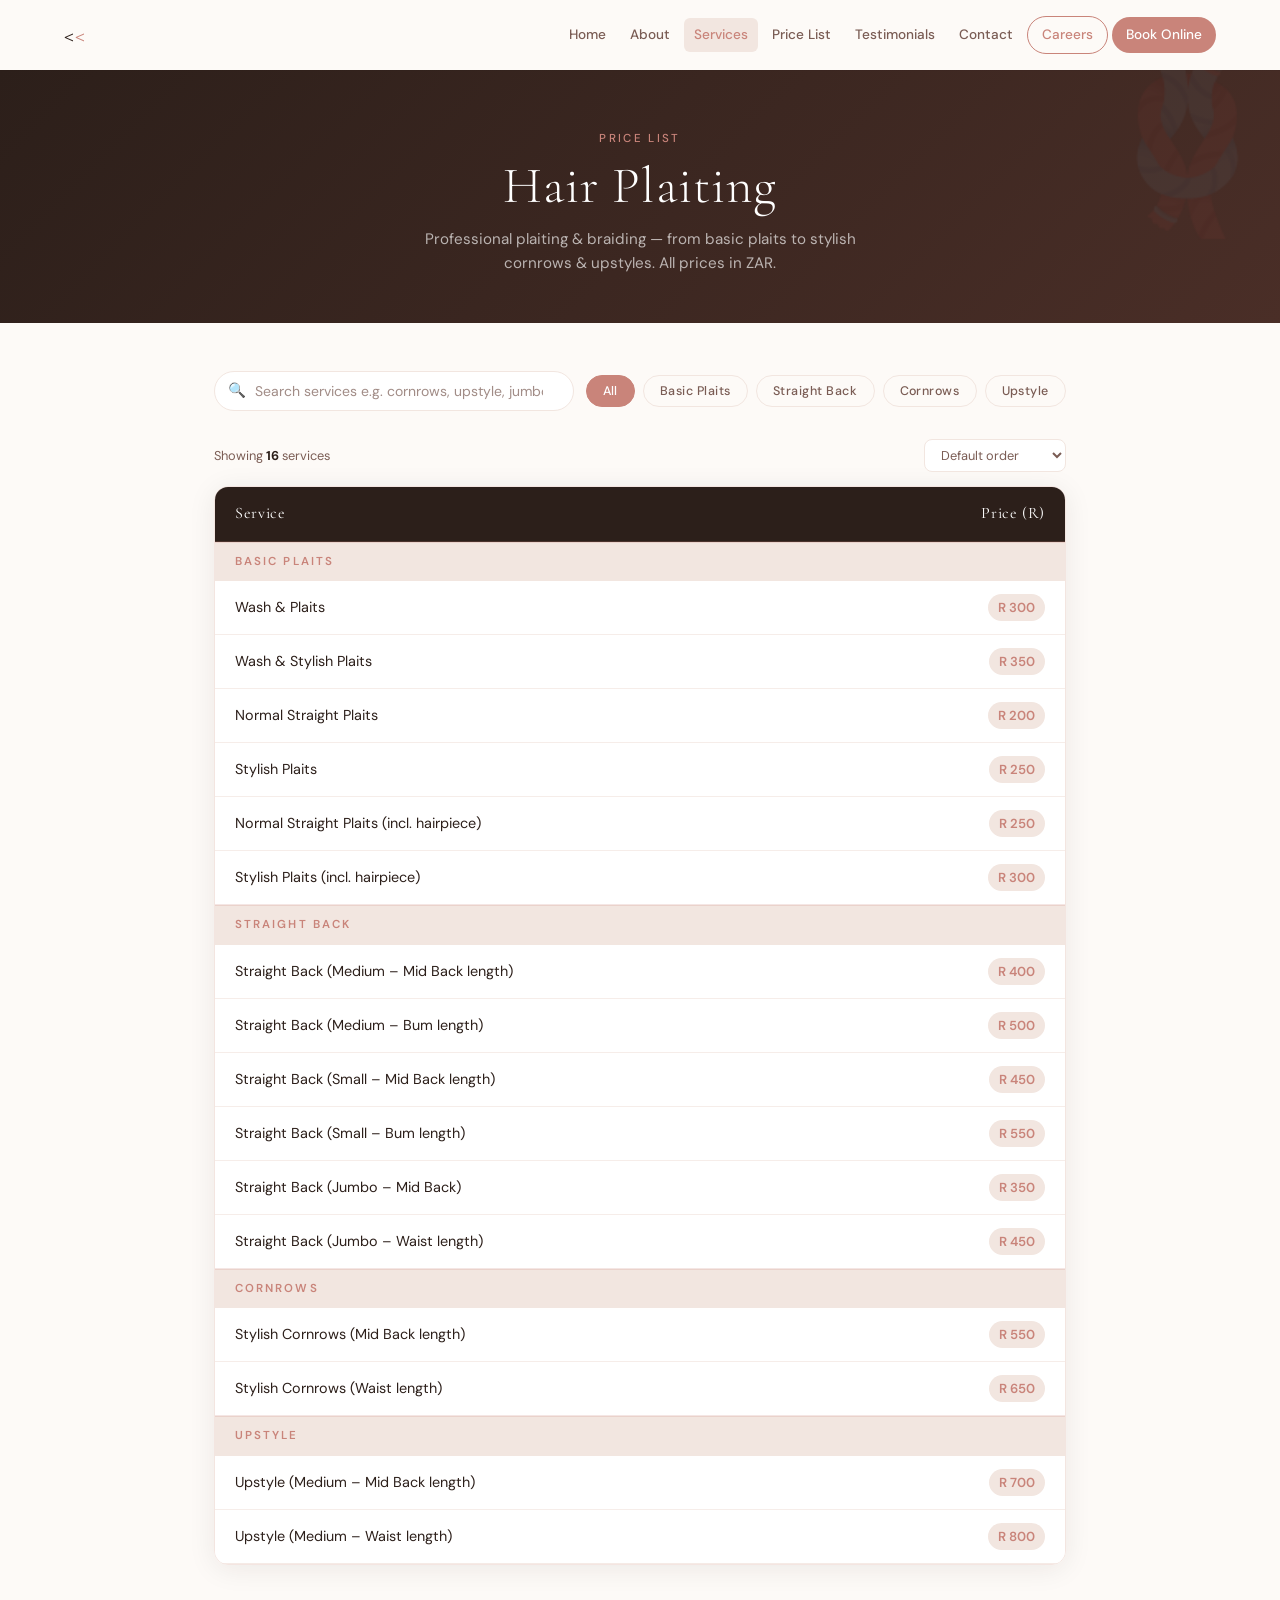
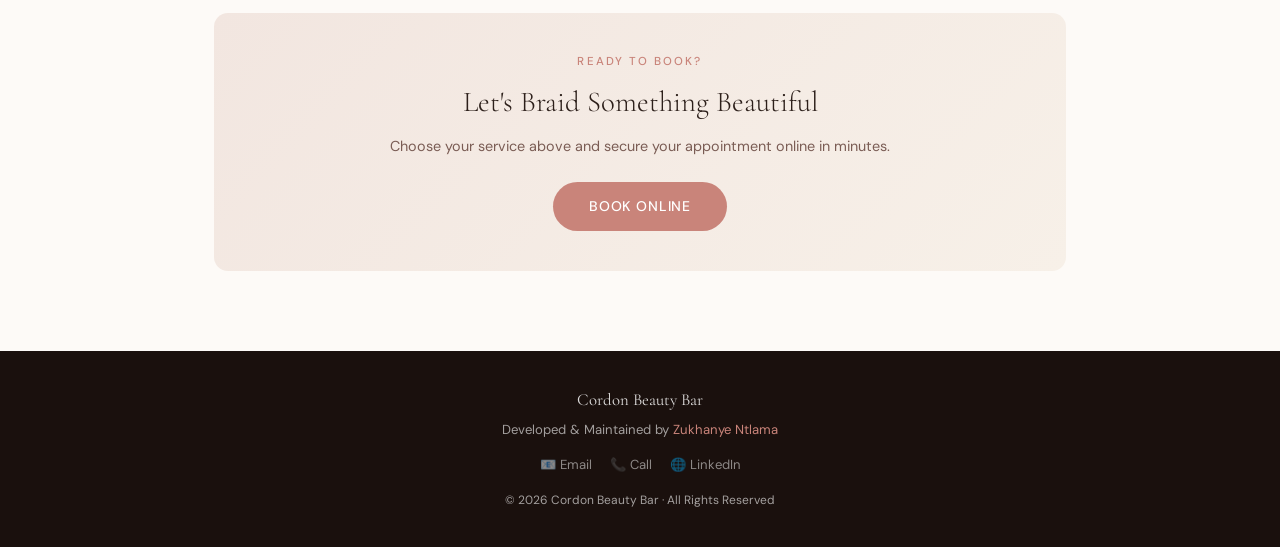
<file: pages/Hair-Plaiting.html>
<!DOCTYPE html>
<html lang="en">
<head>
  <meta charset="UTF-8">
  <meta name="viewport" content="width=device-width, initial-scale=1.0">
  <title>Cordon Beauty Bar | Hair Plaiting Price List</title>
  <link href="https://fonts.googleapis.com/css2?family=Cormorant+Garamond:wght@300;400;600&family=DM+Sans:wght@300;400;500&display=swap" rel="stylesheet">
  <style>
    /* ── Tokens ── */
    :root {
      --rose:      #C9847A;
      --blush:     #F2E6E0;
      --champagne: #F7F0E8;
      --bark:      #2C1F1A;
      --mink:      #7A5C54;
      --white:     #FDFAF7;
      --ff-display: 'Cormorant Garamond', Georgia, serif;
      --ff-body:    'DM Sans', system-ui, sans-serif;
      --radius:    14px;
      --tr: 0.3s cubic-bezier(0.4,0,0.2,1);
    }

    *, *::before, *::after { box-sizing: border-box; margin: 0; padding: 0; }
    html { scroll-behavior: smooth; }
    body {
      font-family: var(--ff-body);
      background: var(--white);
      color: var(--bark);
      font-size: 16px;
      line-height: 1.6;
      overflow-x: hidden;
    }
    a { text-decoration: none; color: inherit; }

    /* ── Header ── */
    header {
      position: sticky; top: 0; z-index: 100;
      background: var(--white);
      box-shadow: 0 1px 0 rgba(44,31,26,0.08);
    }
    .header-inner {
      max-width: 1200px; margin: 0 auto;
      padding: 0 24px; height: 70px;
      display: flex; align-items: center; justify-content: space-between; gap: 16px;
    }
    .logo {
      font-family: var(--ff-display);
      font-size: 1.5rem; font-weight: 600;
      color: var(--bark); letter-spacing: 0.04em; white-space: nowrap;
    }
    .logo span { color: var(--rose); }

    nav#navbar { display: flex; align-items: center; gap: 4px; flex-wrap: wrap; }
    .nav-link {
      font-size: 0.85rem; font-weight: 500;
      color: var(--mink); padding: 6px 10px; border-radius: 6px;
      transition: color var(--tr), background var(--tr); white-space: nowrap;
    }
    .nav-link:hover, .nav-link.active { color: var(--rose); background: var(--blush); }
    .nav-link.button {
      background: var(--rose); color: #fff;
      padding: 7px 14px; border-radius: 30px;
    }
    .nav-link.button:hover { background: var(--mink); color: #fff; }
    .nav-link.button.outline {
      background: transparent; color: var(--rose);
      border: 1.5px solid var(--rose);
    }
    .nav-link.button.outline:hover { background: var(--rose); color: #fff; }

    .hamburger {
      display: none; flex-direction: column; justify-content: space-between;
      width: 26px; height: 18px; cursor: pointer;
      background: none; border: none; padding: 0; z-index: 200;
    }
    .hamburger span {
      display: block; height: 2px; background: var(--bark);
      border-radius: 2px; transition: transform var(--tr), opacity var(--tr);
    }
    .hamburger.open span:nth-child(1) { transform: translateY(8px) rotate(45deg); }
    .hamburger.open span:nth-child(2) { opacity: 0; }
    .hamburger.open span:nth-child(3) { transform: translateY(-8px) rotate(-45deg); }

    .mobile-nav {
      display: none; position: fixed; inset: 0;
      background: var(--white); z-index: 150;
      flex-direction: column; align-items: center; justify-content: center;
      gap: 24px; padding: 40px 24px;
    }
    .mobile-nav.open { display: flex; }
    .mobile-nav .nav-link {
      font-size: 1.4rem; font-family: var(--ff-display);
      font-weight: 400; color: var(--bark); padding: 10px 0; letter-spacing: 0.03em;
    }
    .mobile-nav .nav-link.button {
      font-family: var(--ff-body); font-size: 1rem;
      padding: 12px 32px; border-radius: 30px;
      background: var(--rose); color: #fff;
    }

    /* ── Hero ── */
    .page-hero {
      background: linear-gradient(135deg, var(--bark) 0%, #4a2e27 100%);
      padding: 60px 24px 48px;
      text-align: center; color: #fff;
      position: relative; overflow: hidden;
    }
    .page-hero::before {
      content: '🪢';
      position: absolute; font-size: 180px;
      opacity: 0.05; top: -20px; right: -20px;
      line-height: 1; pointer-events: none;
    }
    .page-hero-eyebrow {
      font-size: 0.72rem; letter-spacing: 0.2em;
      text-transform: uppercase; color: var(--rose);
      font-weight: 500; margin-bottom: 10px;
    }
    .page-hero-title {
      font-family: var(--ff-display);
      font-size: clamp(2rem, 5vw, 3.2rem);
      font-weight: 300; letter-spacing: 0.02em;
      line-height: 1.1; margin-bottom: 12px;
    }
    .page-hero-sub {
      color: rgba(255,255,255,0.65);
      font-size: 0.95rem; max-width: 460px;
      margin: 0 auto;
    }

    /* ── Main Layout ── */
    .main-wrap {
      max-width: 900px; margin: 0 auto;
      padding: 48px 24px 80px;
    }

    /* ── Toolbar ── */
    .toolbar {
      display: flex; gap: 12px; flex-wrap: wrap;
      align-items: center; margin-bottom: 28px;
    }
    .search-box {
      flex: 1; min-width: 200px;
      position: relative;
    }
    .search-box input {
      width: 100%;
      padding: 10px 16px 10px 40px;
      border: 1.5px solid var(--blush);
      border-radius: 30px;
      font-family: var(--ff-body);
      font-size: 0.875rem;
      background: #fff;
      color: var(--bark);
      outline: none;
      transition: border-color var(--tr);
    }
    .search-box input:focus { border-color: var(--rose); }
    .search-box input::placeholder { color: var(--mink); opacity: 0.7; }
    .search-icon {
      position: absolute; left: 14px; top: 50%;
      transform: translateY(-50%);
      font-size: 0.9rem; pointer-events: none;
      color: var(--mink);
    }
    .clear-btn {
      position: absolute; right: 14px; top: 50%;
      transform: translateY(-50%);
      background: none; border: none; cursor: pointer;
      color: var(--mink); font-size: 1rem; display: none;
    }

    .filter-pills {
      display: flex; gap: 8px; flex-wrap: wrap;
    }
    .pill {
      font-size: 0.78rem; font-family: var(--ff-body);
      font-weight: 500; letter-spacing: 0.04em;
      padding: 7px 16px; border-radius: 30px;
      border: 1.5px solid var(--blush);
      background: transparent; color: var(--mink);
      cursor: pointer; white-space: nowrap;
      transition: background var(--tr), color var(--tr), border-color var(--tr);
    }
    .pill:hover { border-color: var(--rose); color: var(--rose); }
    .pill.active { background: var(--rose); border-color: var(--rose); color: #fff; }

    /* ── Table ── */
    .table-wrap {
      border-radius: var(--radius);
      overflow: hidden;
      border: 1px solid rgba(201,132,122,0.18);
      box-shadow: 0 4px 28px rgba(44,31,26,0.08);
    }
    table {
      width: 100%; border-collapse: collapse;
      font-size: 0.9rem;
    }
    thead th {
      background: var(--bark); color: #fff;
      padding: 14px 20px; text-align: left;
      font-family: var(--ff-display); font-size: 1rem;
      font-weight: 400; letter-spacing: 0.04em;
    }
    thead th.price-col { text-align: right; width: 130px; }

    tr.category-row td {
      background: var(--blush);
      color: var(--rose);
      font-size: 0.72rem; letter-spacing: 0.18em;
      text-transform: uppercase; font-weight: 600;
      padding: 10px 20px;
      border-top: 2px solid rgba(201,132,122,0.2);
    }
    tr.price-row td {
      padding: 13px 20px;
      border-bottom: 1px solid rgba(242,230,224,0.7);
      background: #fff;
      vertical-align: middle;
      transition: background var(--tr);
    }
    tr.price-row:hover td { background: var(--champagne); }
    tr.price-row td.price-cell {
      text-align: right;
      font-weight: 600;
      color: var(--bark);
      white-space: nowrap;
    }
    tr.price-row td.price-cell span {
      display: inline-block;
      background: var(--blush);
      color: var(--rose);
      padding: 3px 10px;
      border-radius: 20px;
      font-size: 0.82rem;
      font-weight: 600;
    }

    /* No results */
    .no-results {
      text-align: center; padding: 48px 24px;
      color: var(--mink); font-size: 0.95rem;
      display: none;
    }
    .no-results.show { display: block; }

    /* ── Summary bar ── */
    .summary-bar {
      display: flex; align-items: center;
      justify-content: space-between;
      margin-bottom: 14px;
      flex-wrap: wrap; gap: 8px;
    }
    .result-count {
      font-size: 0.8rem; color: var(--mink);
    }
    .result-count strong { color: var(--bark); }
    .sort-select {
      font-size: 0.8rem; font-family: var(--ff-body);
      padding: 6px 12px; border-radius: 8px;
      border: 1.5px solid var(--blush);
      background: #fff; color: var(--mink);
      outline: none; cursor: pointer;
      transition: border-color var(--tr);
    }
    .sort-select:focus { border-color: var(--rose); }

    /* ── Book CTA ── */
    .book-cta {
      margin-top: 48px;
      background: linear-gradient(135deg, var(--blush) 0%, var(--champagne) 100%);
      border-radius: var(--radius);
      padding: 40px 32px;
      text-align: center;
    }
    .book-cta p.eyebrow {
      font-size: 0.72rem; letter-spacing: 0.18em;
      text-transform: uppercase; color: var(--rose);
      font-weight: 500; margin-bottom: 8px;
    }
    .book-cta h3 {
      font-family: var(--ff-display);
      font-size: 1.8rem; font-weight: 300;
      color: var(--bark); margin-bottom: 10px;
    }
    .book-cta p.sub {
      color: var(--mink); font-size: 0.9rem; margin-bottom: 24px;
    }
    .book-btn {
      display: inline-block;
      padding: 13px 36px; background: var(--rose);
      color: #fff; border-radius: 30px;
      font-size: 0.875rem; font-weight: 500;
      letter-spacing: 0.06em; text-transform: uppercase;
      transition: background var(--tr), transform var(--tr);
    }
    .book-btn:hover { background: var(--mink); transform: translateY(-2px); }

    /* ── Footer ── */
    footer {
      background: #1a100d;
      color: rgba(255,255,255,0.6);
      padding: 36px 24px; text-align: center; font-size: 0.82rem;
    }
    footer .footer-brand {
      font-family: var(--ff-display); font-size: 1.05rem;
      color: rgba(255,255,255,0.85); margin-bottom: 6px;
    }
    footer .footer-credit { margin-bottom: 14px; }
    footer .footer-highlight { color: var(--rose); }
    .footer-social { display: flex; justify-content: center; gap: 18px; flex-wrap: wrap; }
    .footer-link { color: rgba(255,255,255,0.5); transition: color var(--tr); }
    .footer-link:hover { color: var(--rose); }

    /* ── Scroll-to-top ── */
    #scroll-top {
      position: fixed; bottom: 28px; right: 28px;
      width: 46px; height: 46px;
      background: var(--rose); color: #fff;
      border: none; border-radius: 50%; font-size: 1.2rem;
      cursor: pointer;
      box-shadow: 0 4px 16px rgba(201,132,122,0.4);
      display: flex; align-items: center; justify-content: center;
      opacity: 0; pointer-events: none;
      transition: opacity var(--tr), transform var(--tr); z-index: 90;
    }
    #scroll-top.visible { opacity: 1; pointer-events: auto; }
    #scroll-top:hover { transform: scale(1.1); }

    /* ── Responsive ── */
    @media (max-width: 768px) {
      nav#navbar { display: none; }
      .hamburger { display: flex; }
      .toolbar { flex-direction: column; align-items: stretch; }
      .filter-pills { justify-content: flex-start; }
      thead th.price-col { width: 90px; }
      tr.price-row td, thead th { padding: 11px 14px; }
      .book-cta { padding: 28px 20px; }
    }
    @media (prefers-reduced-motion: reduce) {
      *, *::before, *::after { transition: none !important; }
    }
  </style>
</head>
<body>

  <!-- ── Header ── -->
  <header>
    <div class="header-inner">
      <a href="../index.html" class="logo"><<span><</span></a>
      <nav id="navbar" aria-label="Main navigation">
        <a href="../index.html" class="nav-link">Home</a>
        <a href="About.html" class="nav-link">About</a>
        <a href="Services.html" class="nav-link active">Services</a>
        <a href="Pricelist.html" class="nav-link">Price List</a>
        <a href="Testimonials.html" class="nav-link">Testimonials</a>
        <a href="Contact.html" class="nav-link">Contact</a>
        <a href="Careers.html" class="nav-link button outline">Careers</a>
        <a href="Book-online.html" class="nav-link button">Book Online</a>
      </nav>
      <button class="hamburger" id="hamburger" aria-label="Open menu" aria-expanded="false">
        <span></span><span></span><span></span>
      </button>
    </div>
  </header>

  <!-- ── Mobile Nav Overlay ── -->
  <nav class="mobile-nav" id="mobile-nav" aria-label="Mobile navigation">
    <a href="../index.html" class="nav-link">Home</a>
    <a href="About.html" class="nav-link">About</a>
    <a href="Services.html" class="nav-link active">Services</a>
    <a href="Pricelist.html" class="nav-link">Price List</a>
    <a href="Testimonials.html" class="nav-link">Testimonials</a>
    <a href="Contact.html" class="nav-link">Contact</a>
    <a href="Careers.html" class="nav-link">Careers</a>
    <a href="Book-online.html" class="nav-link button">Book Online</a>
  </nav>

  <!-- ── Page Hero ── -->
  <div class="page-hero">
    <p class="page-hero-eyebrow">Price List</p>
    <h1 class="page-hero-title">Hair Plaiting</h1>
    <p class="page-hero-sub">Professional plaiting &amp; braiding — from basic plaits to stylish cornrows &amp; upstyles. All prices in ZAR.</p>
  </div>

  <!-- ── Main Content ── -->
  <main class="main-wrap">

    <!-- Toolbar -->
    <div class="toolbar">
      <div class="search-box">
        <span class="search-icon">🔍</span>
        <input type="search" id="search-input" placeholder="Search services e.g. cornrows, upstyle, jumbo…" autocomplete="off">
        <button class="clear-btn" id="clear-btn" aria-label="Clear search">✕</button>
      </div>
      <div class="filter-pills" role="group" aria-label="Filter by category" id="filter-pills">
        <!-- Injected by JS -->
      </div>
    </div>

    <!-- Summary bar -->
    <div class="summary-bar">
      <p class="result-count" id="result-count"></p>
      <select class="sort-select" id="sort-select" aria-label="Sort prices">
        <option value="default">Default order</option>
        <option value="asc">Price: low → high</option>
        <option value="desc">Price: high → low</option>
      </select>
    </div>

    <!-- Table -->
    <div class="table-wrap">
      <table id="plaiting-table" aria-label="Hair Plaiting price list">
        <thead>
          <tr>
            <th class="service-col">Service</th>
            <th class="price-col">Price (R)</th>
          </tr>
        </thead>
        <tbody id="table-body">
          <!-- Injected by JS -->
        </tbody>
      </table>
      <div class="no-results" id="no-results">
        No services found for "<span id="no-results-term"></span>". Try a different search or filter.
      </div>
    </div>

    <!-- Book CTA -->
    <div class="book-cta">
      <p class="eyebrow">Ready to book?</p>
      <h3>Let's Braid Something Beautiful</h3>
      <p class="sub">Choose your service above and secure your appointment online in minutes.</p>
      <a href="Book-online.html" class="book-btn">Book Online</a>
    </div>

  </main>

  <!-- ── Footer ── -->
  <footer id="footer">
    <div class="footer-container">
      <p class="footer-brand">Cordon Beauty Bar</p>
      <p class="footer-credit">
        Developed &amp; Maintained by <span class="footer-highlight">Zukhanye Ntlama</span>
      </p>
      <div class="footer-social">
        <a href="mailto:info@cordonbeauty.co.za" class="footer-link">📧 Email</a>
        <a href="tel:+27213566776" class="footer-link">📞 Call</a>
        <a href="https://www.linkedin.com/in/zukhanye-ntlama" target="_blank" rel="noopener" class="footer-link">🌐 LinkedIn</a>
      </div>
      <p style="margin-top:16px;font-size:0.75rem;">© 2026 Cordon Beauty Bar · All Rights Reserved</p>
    </div>
  </footer>

  <!-- ── Scroll-to-top ── -->
  <button id="scroll-top" aria-label="Scroll to top">↑</button>

  <!-- ════════ JavaScript ════════ -->
  <script>
    /* ── Data ── */
    const priceData = [
      /* Basic Plaits */
      { category: 'Basic Plaits', service: 'Wash & Plaits',                              price: 300 },
      { category: 'Basic Plaits', service: 'Wash & Stylish Plaits',                      price: 350 },
      { category: 'Basic Plaits', service: 'Normal Straight Plaits',                     price: 200 },
      { category: 'Basic Plaits', service: 'Stylish Plaits',                             price: 250 },
      { category: 'Basic Plaits', service: 'Normal Straight Plaits (incl. hairpiece)',   price: 250 },
      { category: 'Basic Plaits', service: 'Stylish Plaits (incl. hairpiece)',           price: 300 },
      /* Straight Back */
      { category: 'Straight Back', service: 'Straight Back (Medium – Mid Back length)', price: 400 },
      { category: 'Straight Back', service: 'Straight Back (Medium – Bum length)',      price: 500 },
      { category: 'Straight Back', service: 'Straight Back (Small – Mid Back length)',  price: 450 },
      { category: 'Straight Back', service: 'Straight Back (Small – Bum length)',       price: 550 },
      { category: 'Straight Back', service: 'Straight Back (Jumbo – Mid Back)',         price: 350 },
      { category: 'Straight Back', service: 'Straight Back (Jumbo – Waist length)',     price: 450 },
      /* Cornrows */
      { category: 'Cornrows', service: 'Stylish Cornrows (Mid Back length)',  price: 550 },
      { category: 'Cornrows', service: 'Stylish Cornrows (Waist length)',     price: 650 },
      /* Upstyle */
      { category: 'Upstyle', service: 'Upstyle (Medium – Mid Back length)',  price: 700 },
      { category: 'Upstyle', service: 'Upstyle (Medium – Waist length)',     price: 800 },
    ];

    const categories = ['All', ...new Set(priceData.map(d => d.category))];

    /* ── State ── */
    let activeFilter = 'All';
    let searchTerm   = '';
    let sortOrder    = 'default';

    /* ── Build filter pills ── */
    const pillsContainer = document.getElementById('filter-pills');
    categories.forEach(cat => {
      const btn = document.createElement('button');
      btn.className = 'pill' + (cat === 'All' ? ' active' : '');
      btn.textContent = cat;
      btn.setAttribute('data-filter', cat);
      btn.addEventListener('click', () => {
        activeFilter = cat;
        document.querySelectorAll('.pill').forEach(p => p.classList.remove('active'));
        btn.classList.add('active');
        render();
      });
      pillsContainer.appendChild(btn);
    });

    /* ── Render table ── */
    function render() {
      const tbody = document.getElementById('table-body');
      tbody.innerHTML = '';

      // Filter
      let data = priceData.filter(row => {
        const matchCat    = activeFilter === 'All' || row.category === activeFilter;
        const matchSearch = !searchTerm ||
          row.service.toLowerCase().includes(searchTerm) ||
          row.category.toLowerCase().includes(searchTerm);
        return matchCat && matchSearch;
      });

      // Sort
      if (sortOrder !== 'default') {
        data = [...data].sort((a, b) =>
          sortOrder === 'asc' ? a.price - b.price : b.price - a.price
        );
      }

      // Update count
      const countEl = document.getElementById('result-count');
      countEl.innerHTML = `Showing <strong>${data.length}</strong> service${data.length !== 1 ? 's' : ''}`;

      if (data.length === 0) {
        document.getElementById('no-results').classList.add('show');
        document.getElementById('no-results-term').textContent = searchTerm || activeFilter;
        return;
      }
      document.getElementById('no-results').classList.remove('show');

      // Group by category (only when default order)
      if (sortOrder === 'default') {
        const grouped = {};
        data.forEach(row => {
          if (!grouped[row.category]) grouped[row.category] = [];
          grouped[row.category].push(row);
        });
        Object.entries(grouped).forEach(([cat, rows]) => {
          const catRow = document.createElement('tr');
          catRow.className = 'category-row';
          catRow.innerHTML = `<td colspan="2">${cat}</td>`;
          tbody.appendChild(catRow);
          rows.forEach(row => appendRow(tbody, row));
        });
      } else {
        data.forEach(row => appendRow(tbody, row));
      }
    }

    function appendRow(tbody, row) {
      const tr = document.createElement('tr');
      tr.className = 'price-row';

      // Highlight search term
      let serviceName = row.service;
      if (searchTerm) {
        const re = new RegExp(`(${searchTerm.replace(/[.*+?^${}()|[\]\\]/g, '\\$&')})`, 'gi');
        serviceName = serviceName.replace(re, '<mark style="background:rgba(201,132,122,0.25);border-radius:3px;padding:0 2px;">$1</mark>');
      }

      tr.innerHTML = `
        <td>${serviceName}</td>
        <td class="price-cell"><span>R ${row.price.toLocaleString()}</span></td>
      `;
      tbody.appendChild(tr);
    }

    /* ── Search ── */
    const searchInput = document.getElementById('search-input');
    const clearBtn    = document.getElementById('clear-btn');

    searchInput.addEventListener('input', () => {
      searchTerm = searchInput.value.trim().toLowerCase();
      clearBtn.style.display = searchTerm ? 'block' : 'none';
      render();
    });

    clearBtn.addEventListener('click', () => {
      searchInput.value = '';
      searchTerm = '';
      clearBtn.style.display = 'none';
      searchInput.focus();
      render();
    });

    /* ── Sort ── */
    document.getElementById('sort-select').addEventListener('change', e => {
      sortOrder = e.target.value;
      render();
    });

    /* ── Hamburger ── */
    const hamburger = document.getElementById('hamburger');
    const mobileNav = document.getElementById('mobile-nav');

    hamburger.addEventListener('click', () => {
      const isOpen = hamburger.classList.toggle('open');
      mobileNav.classList.toggle('open', isOpen);
      hamburger.setAttribute('aria-expanded', isOpen);
      document.body.style.overflow = isOpen ? 'hidden' : '';
    });
    mobileNav.querySelectorAll('a').forEach(link => {
      link.addEventListener('click', () => {
        hamburger.classList.remove('open');
        mobileNav.classList.remove('open');
        document.body.style.overflow = '';
      });
    });
    document.addEventListener('click', e => {
      if (mobileNav.classList.contains('open') &&
          !mobileNav.contains(e.target) &&
          !hamburger.contains(e.target)) {
        hamburger.classList.remove('open');
        mobileNav.classList.remove('open');
        document.body.style.overflow = '';
      }
    });

    /* ── Scroll-to-top ── */
    const scrollBtn = document.getElementById('scroll-top');
    window.addEventListener('scroll', () => {
      scrollBtn.classList.toggle('visible', window.scrollY > 400);
    }, { passive: true });
    scrollBtn.addEventListener('click', () => window.scrollTo({ top: 0, behavior: 'smooth' }));

    /* ── Init ── */
    render();
  </script>
</body>
</html>
</file>
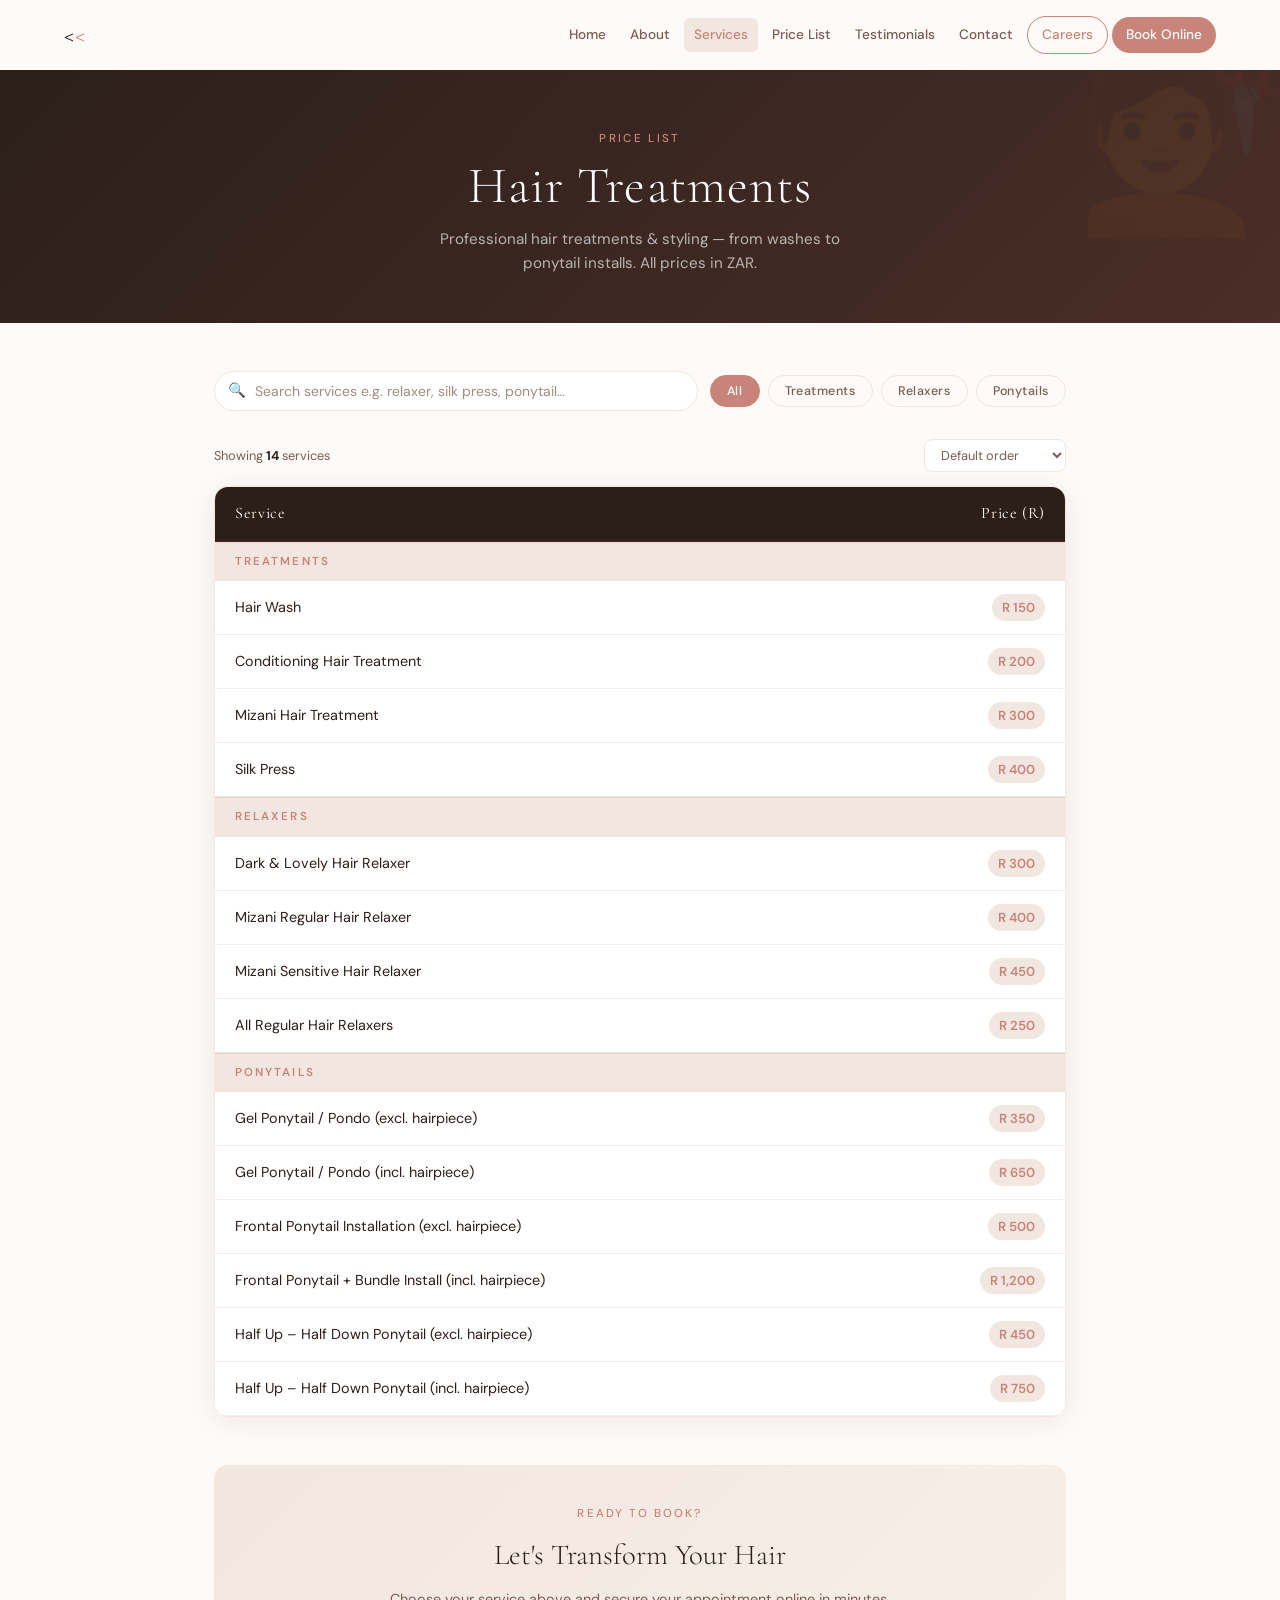
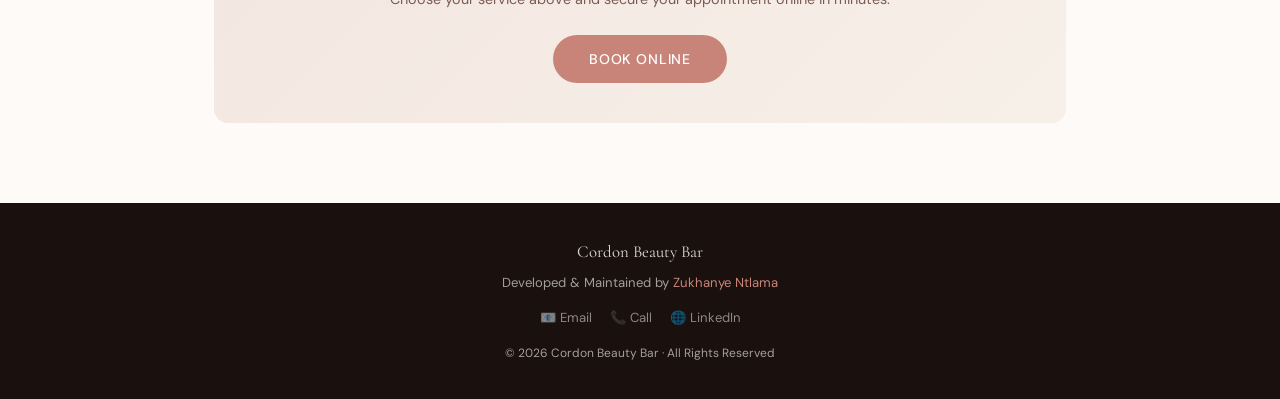
<file: pages/Hair-Treatment.html>
<!DOCTYPE html>
<html lang="en">
<head>
  <meta charset="UTF-8">
  <meta name="viewport" content="width=device-width, initial-scale=1.0">
  <title>Cordon Beauty Bar | Hair Treatments Price List</title>
  <link href="https://fonts.googleapis.com/css2?family=Cormorant+Garamond:wght@300;400;600&family=DM+Sans:wght@300;400;500&display=swap" rel="stylesheet">
  <style>
    /* ── Tokens ── */
    :root {
      --rose:      #C9847A;
      --blush:     #F2E6E0;
      --champagne: #F7F0E8;
      --bark:      #2C1F1A;
      --mink:      #7A5C54;
      --white:     #FDFAF7;
      --ff-display: 'Cormorant Garamond', Georgia, serif;
      --ff-body:    'DM Sans', system-ui, sans-serif;
      --radius:    14px;
      --tr: 0.3s cubic-bezier(0.4,0,0.2,1);
    }

    *, *::before, *::after { box-sizing: border-box; margin: 0; padding: 0; }
    html { scroll-behavior: smooth; }
    body {
      font-family: var(--ff-body);
      background: var(--white);
      color: var(--bark);
      font-size: 16px;
      line-height: 1.6;
      overflow-x: hidden;
    }
    a { text-decoration: none; color: inherit; }

    /* ── Header ── */
    header {
      position: sticky; top: 0; z-index: 100;
      background: var(--white);
      box-shadow: 0 1px 0 rgba(44,31,26,0.08);
    }
    .header-inner {
      max-width: 1200px; margin: 0 auto;
      padding: 0 24px; height: 70px;
      display: flex; align-items: center; justify-content: space-between; gap: 16px;
    }
    .logo {
      font-family: var(--ff-display);
      font-size: 1.5rem; font-weight: 600;
      color: var(--bark); letter-spacing: 0.04em; white-space: nowrap;
    }
    .logo span { color: var(--rose); }

    nav#navbar { display: flex; align-items: center; gap: 4px; flex-wrap: wrap; }
    .nav-link {
      font-size: 0.85rem; font-weight: 500;
      color: var(--mink); padding: 6px 10px; border-radius: 6px;
      transition: color var(--tr), background var(--tr); white-space: nowrap;
    }
    .nav-link:hover, .nav-link.active { color: var(--rose); background: var(--blush); }
    .nav-link.button {
      background: var(--rose); color: #fff;
      padding: 7px 14px; border-radius: 30px;
    }
    .nav-link.button:hover { background: var(--mink); color: #fff; }
    .nav-link.button.outline {
      background: transparent; color: var(--rose);
      border: 1.5px solid var(--rose);
    }
    .nav-link.button.outline:hover { background: var(--rose); color: #fff; }

    .hamburger {
      display: none; flex-direction: column; justify-content: space-between;
      width: 26px; height: 18px; cursor: pointer;
      background: none; border: none; padding: 0; z-index: 200;
    }
    .hamburger span {
      display: block; height: 2px; background: var(--bark);
      border-radius: 2px; transition: transform var(--tr), opacity var(--tr);
    }
    .hamburger.open span:nth-child(1) { transform: translateY(8px) rotate(45deg); }
    .hamburger.open span:nth-child(2) { opacity: 0; }
    .hamburger.open span:nth-child(3) { transform: translateY(-8px) rotate(-45deg); }

    .mobile-nav {
      display: none; position: fixed; inset: 0;
      background: var(--white); z-index: 150;
      flex-direction: column; align-items: center; justify-content: center;
      gap: 24px; padding: 40px 24px;
    }
    .mobile-nav.open { display: flex; }
    .mobile-nav .nav-link {
      font-size: 1.4rem; font-family: var(--ff-display);
      font-weight: 400; color: var(--bark); padding: 10px 0; letter-spacing: 0.03em;
    }
    .mobile-nav .nav-link.button {
      font-family: var(--ff-body); font-size: 1rem;
      padding: 12px 32px; border-radius: 30px;
      background: var(--rose); color: #fff;
    }

    /* ── Hero ── */
    .page-hero {
      background: linear-gradient(135deg, var(--bark) 0%, #4a2e27 100%);
      padding: 60px 24px 48px;
      text-align: center; color: #fff;
      position: relative; overflow: hidden;
    }
    .page-hero::before {
      content: '💇';
      position: absolute; font-size: 180px;
      opacity: 0.05; top: -20px; right: -20px;
      line-height: 1; pointer-events: none;
    }
    .page-hero-eyebrow {
      font-size: 0.72rem; letter-spacing: 0.2em;
      text-transform: uppercase; color: var(--rose);
      font-weight: 500; margin-bottom: 10px;
    }
    .page-hero-title {
      font-family: var(--ff-display);
      font-size: clamp(2rem, 5vw, 3.2rem);
      font-weight: 300; letter-spacing: 0.02em;
      line-height: 1.1; margin-bottom: 12px;
    }
    .page-hero-sub {
      color: rgba(255,255,255,0.65);
      font-size: 0.95rem; max-width: 460px;
      margin: 0 auto;
    }

    /* ── Main Layout ── */
    .main-wrap {
      max-width: 900px; margin: 0 auto;
      padding: 48px 24px 80px;
    }

    /* ── Toolbar ── */
    .toolbar {
      display: flex; gap: 12px; flex-wrap: wrap;
      align-items: center; margin-bottom: 28px;
    }
    .search-box {
      flex: 1; min-width: 200px;
      position: relative;
    }
    .search-box input {
      width: 100%;
      padding: 10px 16px 10px 40px;
      border: 1.5px solid var(--blush);
      border-radius: 30px;
      font-family: var(--ff-body);
      font-size: 0.875rem;
      background: #fff;
      color: var(--bark);
      outline: none;
      transition: border-color var(--tr);
    }
    .search-box input:focus { border-color: var(--rose); }
    .search-box input::placeholder { color: var(--mink); opacity: 0.7; }
    .search-icon {
      position: absolute; left: 14px; top: 50%;
      transform: translateY(-50%);
      font-size: 0.9rem; pointer-events: none;
      color: var(--mink);
    }
    .clear-btn {
      position: absolute; right: 14px; top: 50%;
      transform: translateY(-50%);
      background: none; border: none; cursor: pointer;
      color: var(--mink); font-size: 1rem; display: none;
    }

    .filter-pills {
      display: flex; gap: 8px; flex-wrap: wrap;
    }
    .pill {
      font-size: 0.78rem; font-family: var(--ff-body);
      font-weight: 500; letter-spacing: 0.04em;
      padding: 7px 16px; border-radius: 30px;
      border: 1.5px solid var(--blush);
      background: transparent; color: var(--mink);
      cursor: pointer; white-space: nowrap;
      transition: background var(--tr), color var(--tr), border-color var(--tr);
    }
    .pill:hover { border-color: var(--rose); color: var(--rose); }
    .pill.active { background: var(--rose); border-color: var(--rose); color: #fff; }

    /* ── Table ── */
    .table-wrap {
      border-radius: var(--radius);
      overflow: hidden;
      border: 1px solid rgba(201,132,122,0.18);
      box-shadow: 0 4px 28px rgba(44,31,26,0.08);
    }
    table {
      width: 100%; border-collapse: collapse;
      font-size: 0.9rem;
    }
    thead th {
      background: var(--bark); color: #fff;
      padding: 14px 20px; text-align: left;
      font-family: var(--ff-display); font-size: 1rem;
      font-weight: 400; letter-spacing: 0.04em;
    }
    thead th.price-col { text-align: right; width: 130px; }

    tr.category-row td {
      background: var(--blush);
      color: var(--rose);
      font-size: 0.72rem; letter-spacing: 0.18em;
      text-transform: uppercase; font-weight: 600;
      padding: 10px 20px;
      border-top: 2px solid rgba(201,132,122,0.2);
    }
    tr.price-row td {
      padding: 13px 20px;
      border-bottom: 1px solid rgba(242,230,224,0.7);
      background: #fff;
      vertical-align: middle;
      transition: background var(--tr);
    }
    tr.price-row:hover td { background: var(--champagne); }
    tr.price-row td.price-cell {
      text-align: right;
      font-weight: 600;
      color: var(--bark);
      white-space: nowrap;
    }
    tr.price-row td.price-cell span {
      display: inline-block;
      background: var(--blush);
      color: var(--rose);
      padding: 3px 10px;
      border-radius: 20px;
      font-size: 0.82rem;
      font-weight: 600;
    }

    /* No results */
    .no-results {
      text-align: center; padding: 48px 24px;
      color: var(--mink); font-size: 0.95rem;
      display: none;
    }
    .no-results.show { display: block; }

    /* ── Summary bar ── */
    .summary-bar {
      display: flex; align-items: center;
      justify-content: space-between;
      margin-bottom: 14px;
      flex-wrap: wrap; gap: 8px;
    }
    .result-count {
      font-size: 0.8rem; color: var(--mink);
    }
    .result-count strong { color: var(--bark); }
    .sort-select {
      font-size: 0.8rem; font-family: var(--ff-body);
      padding: 6px 12px; border-radius: 8px;
      border: 1.5px solid var(--blush);
      background: #fff; color: var(--mink);
      outline: none; cursor: pointer;
      transition: border-color var(--tr);
    }
    .sort-select:focus { border-color: var(--rose); }

    /* ── Book CTA ── */
    .book-cta {
      margin-top: 48px;
      background: linear-gradient(135deg, var(--blush) 0%, var(--champagne) 100%);
      border-radius: var(--radius);
      padding: 40px 32px;
      text-align: center;
    }
    .book-cta p.eyebrow {
      font-size: 0.72rem; letter-spacing: 0.18em;
      text-transform: uppercase; color: var(--rose);
      font-weight: 500; margin-bottom: 8px;
    }
    .book-cta h3 {
      font-family: var(--ff-display);
      font-size: 1.8rem; font-weight: 300;
      color: var(--bark); margin-bottom: 10px;
    }
    .book-cta p.sub {
      color: var(--mink); font-size: 0.9rem; margin-bottom: 24px;
    }
    .book-btn {
      display: inline-block;
      padding: 13px 36px; background: var(--rose);
      color: #fff; border-radius: 30px;
      font-size: 0.875rem; font-weight: 500;
      letter-spacing: 0.06em; text-transform: uppercase;
      transition: background var(--tr), transform var(--tr);
    }
    .book-btn:hover { background: var(--mink); transform: translateY(-2px); }

    /* ── Footer ── */
    footer {
      background: #1a100d;
      color: rgba(255,255,255,0.6);
      padding: 36px 24px; text-align: center; font-size: 0.82rem;
    }
    footer .footer-brand {
      font-family: var(--ff-display); font-size: 1.05rem;
      color: rgba(255,255,255,0.85); margin-bottom: 6px;
    }
    footer .footer-credit { margin-bottom: 14px; }
    footer .footer-highlight { color: var(--rose); }
    .footer-social { display: flex; justify-content: center; gap: 18px; flex-wrap: wrap; }
    .footer-link { color: rgba(255,255,255,0.5); transition: color var(--tr); }
    .footer-link:hover { color: var(--rose); }

    /* ── Scroll-to-top ── */
    #scroll-top {
      position: fixed; bottom: 28px; right: 28px;
      width: 46px; height: 46px;
      background: var(--rose); color: #fff;
      border: none; border-radius: 50%; font-size: 1.2rem;
      cursor: pointer;
      box-shadow: 0 4px 16px rgba(201,132,122,0.4);
      display: flex; align-items: center; justify-content: center;
      opacity: 0; pointer-events: none;
      transition: opacity var(--tr), transform var(--tr); z-index: 90;
    }
    #scroll-top.visible { opacity: 1; pointer-events: auto; }
    #scroll-top:hover { transform: scale(1.1); }

    /* ── Responsive ── */
    @media (max-width: 768px) {
      nav#navbar { display: none; }
      .hamburger { display: flex; }
      .toolbar { flex-direction: column; align-items: stretch; }
      .filter-pills { justify-content: flex-start; }
      thead th.price-col { width: 90px; }
      tr.price-row td, thead th { padding: 11px 14px; }
      .book-cta { padding: 28px 20px; }
    }
    @media (prefers-reduced-motion: reduce) {
      *, *::before, *::after { transition: none !important; }
    }
  </style>
</head>
<body>

  <!-- ── Header ── -->
  <header>
    <div class="header-inner">
      <a href="../index.html" class="logo"><<span><</span></a>
      <nav id="navbar" aria-label="Main navigation">
        <a href="../index.html" class="nav-link">Home</a>
        <a href="About.html" class="nav-link">About</a>
        <a href="Services.html" class="nav-link active">Services</a>
        <a href="Pricelist.html" class="nav-link">Price List</a>
        <a href="Testimonials.html" class="nav-link">Testimonials</a>
        <a href="Contact.html" class="nav-link">Contact</a>
        <a href="Careers.html" class="nav-link button outline">Careers</a>
        <a href="Book-online.html" class="nav-link button">Book Online</a>
      </nav>
      <button class="hamburger" id="hamburger" aria-label="Open menu" aria-expanded="false">
        <span></span><span></span><span></span>
      </button>
    </div>
  </header>

  <!-- ── Mobile Nav Overlay ── -->
  <nav class="mobile-nav" id="mobile-nav" aria-label="Mobile navigation">
    <a href="../index.html" class="nav-link">Home</a>
    <a href="About.html" class="nav-link">About</a>
    <a href="Services.html" class="nav-link active">Services</a>
    <a href="Pricelist.html" class="nav-link">Price List</a>
    <a href="Testimonials.html" class="nav-link">Testimonials</a>
    <a href="Contact.html" class="nav-link">Contact</a>
    <a href="Careers.html" class="nav-link">Careers</a>
    <a href="Book-online.html" class="nav-link button">Book Online</a>
  </nav>

  <!-- ── Page Hero ── -->
  <div class="page-hero">
    <p class="page-hero-eyebrow">Price List</p>
    <h1 class="page-hero-title">Hair Treatments</h1>
    <p class="page-hero-sub">Professional hair treatments &amp; styling — from washes to ponytail installs. All prices in ZAR.</p>
  </div>

  <!-- ── Main Content ── -->
  <main class="main-wrap">

    <!-- Toolbar -->
    <div class="toolbar">
      <div class="search-box">
        <span class="search-icon">🔍</span>
        <input type="search" id="search-input" placeholder="Search services e.g. relaxer, silk press, ponytail…" autocomplete="off">
        <button class="clear-btn" id="clear-btn" aria-label="Clear search">✕</button>
      </div>
      <div class="filter-pills" role="group" aria-label="Filter by category" id="filter-pills">
        <!-- Injected by JS -->
      </div>
    </div>

    <!-- Summary bar -->
    <div class="summary-bar">
      <p class="result-count" id="result-count"></p>
      <select class="sort-select" id="sort-select" aria-label="Sort prices">
        <option value="default">Default order</option>
        <option value="asc">Price: low → high</option>
        <option value="desc">Price: high → low</option>
      </select>
    </div>

    <!-- Table -->
    <div class="table-wrap">
      <table id="hair-treatments-table" aria-label="Hair Treatments price list">
        <thead>
          <tr>
            <th class="service-col">Service</th>
            <th class="price-col">Price (R)</th>
          </tr>
        </thead>
        <tbody id="table-body">
          <!-- Injected by JS -->
        </tbody>
      </table>
      <div class="no-results" id="no-results">
        No services found for "<span id="no-results-term"></span>". Try a different search or filter.
      </div>
    </div>

    <!-- Book CTA -->
    <div class="book-cta">
      <p class="eyebrow">Ready to book?</p>
      <h3>Let's Transform Your Hair</h3>
      <p class="sub">Choose your service above and secure your appointment online in minutes.</p>
      <a href="Book-online.html" class="book-btn">Book Online</a>
    </div>

  </main>

  <!-- ── Footer ── -->
  <footer id="footer">
    <div class="footer-container">
      <p class="footer-brand">Cordon Beauty Bar</p>
      <p class="footer-credit">
        Developed &amp; Maintained by <span class="footer-highlight">Zukhanye Ntlama</span>
      </p>
      <div class="footer-social">
        <a href="mailto:info@cordonbeauty.co.za" class="footer-link">📧 Email</a>
        <a href="tel:+27213566776" class="footer-link">📞 Call</a>
        <a href="https://www.linkedin.com/in/zukhanye-ntlama" target="_blank" rel="noopener" class="footer-link">🌐 LinkedIn</a>
      </div>
      <p style="margin-top:16px;font-size:0.75rem;">© 2026 Cordon Beauty Bar · All Rights Reserved</p>
    </div>
  </footer>

  <!-- ── Scroll-to-top ── -->
  <button id="scroll-top" aria-label="Scroll to top">↑</button>

  <!-- ════════ JavaScript ════════ -->
  <script>
    /* ── Data ── */
    const priceData = [
      /* Treatments */
      { category: 'Treatments',  service: 'Hair Wash',                   price: 150  },
      { category: 'Treatments',  service: 'Conditioning Hair Treatment',  price: 200  },
      { category: 'Treatments',  service: 'Mizani Hair Treatment',        price: 300  },
      { category: 'Treatments',  service: 'Silk Press',                   price: 400  },
      /* Relaxers */
      { category: 'Relaxers',    service: 'Dark & Lovely Hair Relaxer',         price: 300  },
      { category: 'Relaxers',    service: 'Mizani Regular Hair Relaxer',         price: 400  },
      { category: 'Relaxers',    service: 'Mizani Sensitive Hair Relaxer',       price: 450  },
      { category: 'Relaxers',    service: 'All Regular Hair Relaxers',           price: 250  },
      /* Ponytails */
      { category: 'Ponytails',   service: 'Gel Ponytail / Pondo (excl. hairpiece)',                  price: 350  },
      { category: 'Ponytails',   service: 'Gel Ponytail / Pondo (incl. hairpiece)',                  price: 650  },
      { category: 'Ponytails',   service: 'Frontal Ponytail Installation (excl. hairpiece)',          price: 500  },
      { category: 'Ponytails',   service: 'Frontal Ponytail + Bundle Install (incl. hairpiece)',      price: 1200 },
      { category: 'Ponytails',   service: 'Half Up – Half Down Ponytail (excl. hairpiece)',           price: 450  },
      { category: 'Ponytails',   service: 'Half Up – Half Down Ponytail (incl. hairpiece)',           price: 750  },
    ];

    const categories = ['All', ...new Set(priceData.map(d => d.category))];

    /* ── State ── */
    let activeFilter = 'All';
    let searchTerm   = '';
    let sortOrder    = 'default';

    /* ── Build filter pills ── */
    const pillsContainer = document.getElementById('filter-pills');
    categories.forEach(cat => {
      const btn = document.createElement('button');
      btn.className = 'pill' + (cat === 'All' ? ' active' : '');
      btn.textContent = cat;
      btn.setAttribute('data-filter', cat);
      btn.addEventListener('click', () => {
        activeFilter = cat;
        document.querySelectorAll('.pill').forEach(p => p.classList.remove('active'));
        btn.classList.add('active');
        render();
      });
      pillsContainer.appendChild(btn);
    });

    /* ── Render table ── */
    function render() {
      const tbody = document.getElementById('table-body');
      tbody.innerHTML = '';

      // Filter
      let data = priceData.filter(row => {
        const matchCat    = activeFilter === 'All' || row.category === activeFilter;
        const matchSearch = !searchTerm ||
          row.service.toLowerCase().includes(searchTerm) ||
          row.category.toLowerCase().includes(searchTerm);
        return matchCat && matchSearch;
      });

      // Sort
      if (sortOrder !== 'default') {
        data = [...data].sort((a, b) => {
          const pa = a.price ?? 0;
          const pb = b.price ?? 0;
          return sortOrder === 'asc' ? pa - pb : pb - pa;
        });
      }

      // Update count
      const countEl = document.getElementById('result-count');
      countEl.innerHTML = `Showing <strong>${data.length}</strong> service${data.length !== 1 ? 's' : ''}`;

      if (data.length === 0) {
        document.getElementById('no-results').classList.add('show');
        document.getElementById('no-results-term').textContent = searchTerm || activeFilter;
        return;
      }
      document.getElementById('no-results').classList.remove('show');

      // Group by category (only when default order)
      if (sortOrder === 'default') {
        const grouped = {};
        data.forEach(row => {
          if (!grouped[row.category]) grouped[row.category] = [];
          grouped[row.category].push(row);
        });
        Object.entries(grouped).forEach(([cat, rows]) => {
          const catRow = document.createElement('tr');
          catRow.className = 'category-row';
          catRow.innerHTML = `<td colspan="2">${cat}</td>`;
          tbody.appendChild(catRow);
          rows.forEach(row => appendRow(tbody, row));
        });
      } else {
        data.forEach(row => appendRow(tbody, row));
      }
    }

    function appendRow(tbody, row) {
      const tr = document.createElement('tr');
      tr.className = 'price-row';

      // Highlight search term
      let serviceName = row.service;
      if (searchTerm) {
        const re = new RegExp(`(${searchTerm.replace(/[.*+?^${}()|[\]\\]/g, '\\$&')})`, 'gi');
        serviceName = serviceName.replace(re, '<mark style="background:rgba(201,132,122,0.25);border-radius:3px;padding:0 2px;">$1</mark>');
      }

      tr.innerHTML = `
        <td>${serviceName}</td>
        <td class="price-cell"><span>R ${row.price.toLocaleString()}</span></td>
      `;
      tbody.appendChild(tr);
    }

    /* ── Search ── */
    const searchInput = document.getElementById('search-input');
    const clearBtn    = document.getElementById('clear-btn');

    searchInput.addEventListener('input', () => {
      searchTerm = searchInput.value.trim().toLowerCase();
      clearBtn.style.display = searchTerm ? 'block' : 'none';
      render();
    });

    clearBtn.addEventListener('click', () => {
      searchInput.value = '';
      searchTerm = '';
      clearBtn.style.display = 'none';
      searchInput.focus();
      render();
    });

    /* ── Sort ── */
    document.getElementById('sort-select').addEventListener('change', e => {
      sortOrder = e.target.value;
      render();
    });

    /* ── Hamburger ── */
    const hamburger = document.getElementById('hamburger');
    const mobileNav = document.getElementById('mobile-nav');

    hamburger.addEventListener('click', () => {
      const isOpen = hamburger.classList.toggle('open');
      mobileNav.classList.toggle('open', isOpen);
      hamburger.setAttribute('aria-expanded', isOpen);
      document.body.style.overflow = isOpen ? 'hidden' : '';
    });
    mobileNav.querySelectorAll('a').forEach(link => {
      link.addEventListener('click', () => {
        hamburger.classList.remove('open');
        mobileNav.classList.remove('open');
        document.body.style.overflow = '';
      });
    });
    document.addEventListener('click', e => {
      if (mobileNav.classList.contains('open') &&
          !mobileNav.contains(e.target) &&
          !hamburger.contains(e.target)) {
        hamburger.classList.remove('open');
        mobileNav.classList.remove('open');
        document.body.style.overflow = '';
      }
    });

    /* ── Scroll-to-top ── */
    const scrollBtn = document.getElementById('scroll-top');
    window.addEventListener('scroll', () => {
      scrollBtn.classList.toggle('visible', window.scrollY > 400);
    }, { passive: true });
    scrollBtn.addEventListener('click', () => window.scrollTo({ top: 0, behavior: 'smooth' }));

    /* ── Init ── */
    render();
  </script>
</body>
</html>
</file>
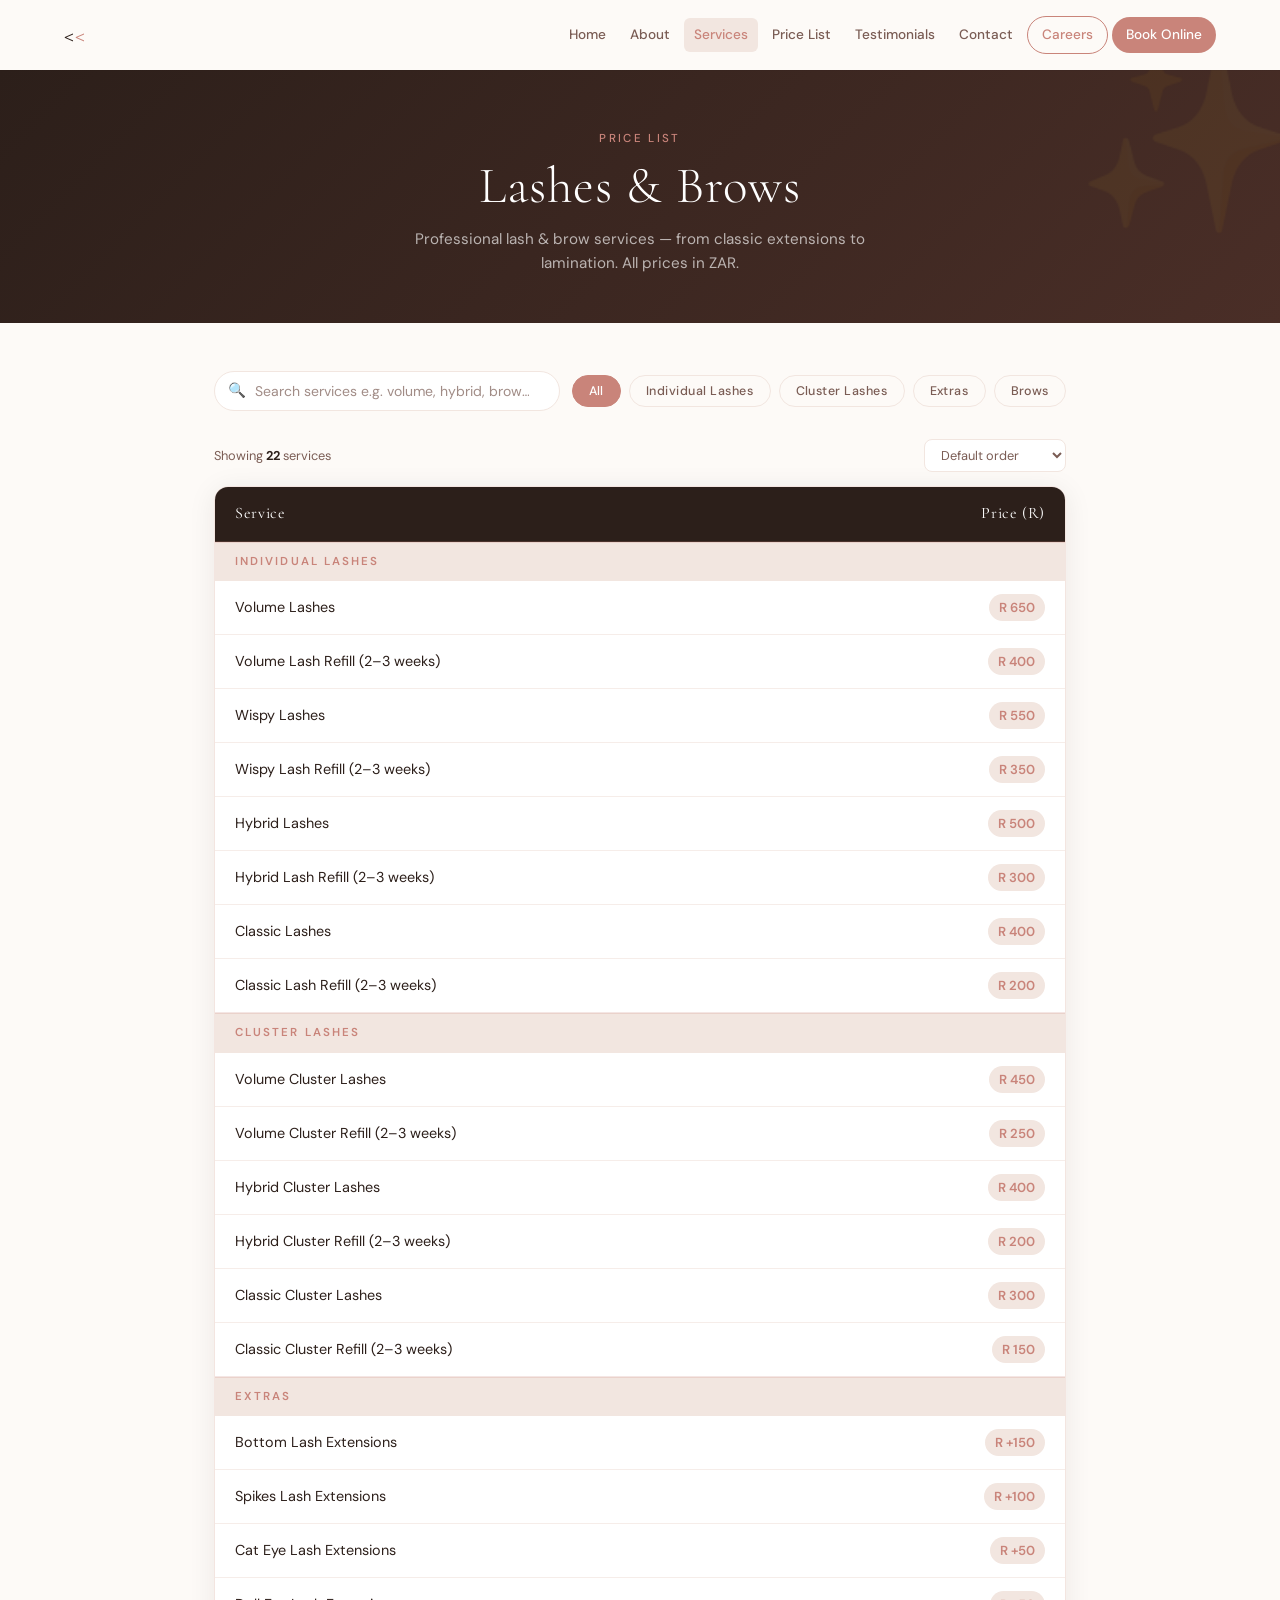
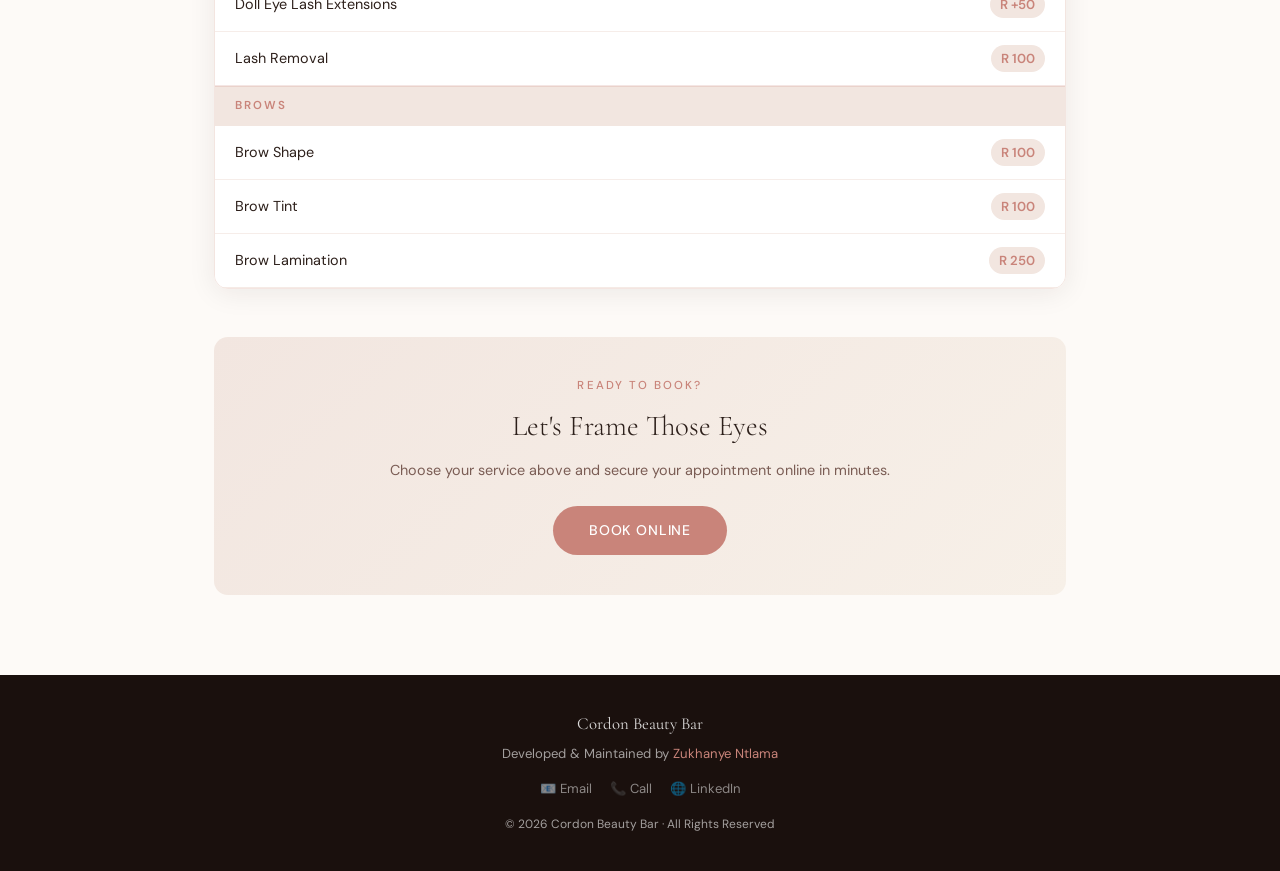
<file: pages/Lashes.html>
<!DOCTYPE html>
<html lang="en">
<head>
  <meta charset="UTF-8">
  <meta name="viewport" content="width=device-width, initial-scale=1.0">
  <title>Cordon Beauty Bar | Lashes & Brows Price List</title>
  <link href="https://fonts.googleapis.com/css2?family=Cormorant+Garamond:wght@300;400;600&family=DM+Sans:wght@300;400;500&display=swap" rel="stylesheet">
  <style>
    /* ── Tokens ── */
    :root {
      --rose:      #C9847A;
      --blush:     #F2E6E0;
      --champagne: #F7F0E8;
      --bark:      #2C1F1A;
      --mink:      #7A5C54;
      --white:     #FDFAF7;
      --ff-display: 'Cormorant Garamond', Georgia, serif;
      --ff-body:    'DM Sans', system-ui, sans-serif;
      --radius:    14px;
      --tr: 0.3s cubic-bezier(0.4,0,0.2,1);
    }

    *, *::before, *::after { box-sizing: border-box; margin: 0; padding: 0; }
    html { scroll-behavior: smooth; }
    body {
      font-family: var(--ff-body);
      background: var(--white);
      color: var(--bark);
      font-size: 16px;
      line-height: 1.6;
      overflow-x: hidden;
    }
    a { text-decoration: none; color: inherit; }

    /* ── Header ── */
    header {
      position: sticky; top: 0; z-index: 100;
      background: var(--white);
      box-shadow: 0 1px 0 rgba(44,31,26,0.08);
    }
    .header-inner {
      max-width: 1200px; margin: 0 auto;
      padding: 0 24px; height: 70px;
      display: flex; align-items: center; justify-content: space-between; gap: 16px;
    }
    .logo {
      font-family: var(--ff-display);
      font-size: 1.5rem; font-weight: 600;
      color: var(--bark); letter-spacing: 0.04em; white-space: nowrap;
    }
    .logo span { color: var(--rose); }

    nav#navbar { display: flex; align-items: center; gap: 4px; flex-wrap: wrap; }
    .nav-link {
      font-size: 0.85rem; font-weight: 500;
      color: var(--mink); padding: 6px 10px; border-radius: 6px;
      transition: color var(--tr), background var(--tr); white-space: nowrap;
    }
    .nav-link:hover, .nav-link.active { color: var(--rose); background: var(--blush); }
    .nav-link.button {
      background: var(--rose); color: #fff;
      padding: 7px 14px; border-radius: 30px;
    }
    .nav-link.button:hover { background: var(--mink); color: #fff; }
    .nav-link.button.outline {
      background: transparent; color: var(--rose);
      border: 1.5px solid var(--rose);
    }
    .nav-link.button.outline:hover { background: var(--rose); color: #fff; }

    .hamburger {
      display: none; flex-direction: column; justify-content: space-between;
      width: 26px; height: 18px; cursor: pointer;
      background: none; border: none; padding: 0; z-index: 200;
    }
    .hamburger span {
      display: block; height: 2px; background: var(--bark);
      border-radius: 2px; transition: transform var(--tr), opacity var(--tr);
    }
    .hamburger.open span:nth-child(1) { transform: translateY(8px) rotate(45deg); }
    .hamburger.open span:nth-child(2) { opacity: 0; }
    .hamburger.open span:nth-child(3) { transform: translateY(-8px) rotate(-45deg); }

    .mobile-nav {
      display: none; position: fixed; inset: 0;
      background: var(--white); z-index: 150;
      flex-direction: column; align-items: center; justify-content: center;
      gap: 24px; padding: 40px 24px;
    }
    .mobile-nav.open { display: flex; }
    .mobile-nav .nav-link {
      font-size: 1.4rem; font-family: var(--ff-display);
      font-weight: 400; color: var(--bark); padding: 10px 0; letter-spacing: 0.03em;
    }
    .mobile-nav .nav-link.button {
      font-family: var(--ff-body); font-size: 1rem;
      padding: 12px 32px; border-radius: 30px;
      background: var(--rose); color: #fff;
    }

    /* ── Hero ── */
    .page-hero {
      background: linear-gradient(135deg, var(--bark) 0%, #4a2e27 100%);
      padding: 60px 24px 48px;
      text-align: center; color: #fff;
      position: relative; overflow: hidden;
    }
    .page-hero::before {
      content: '✨';
      position: absolute; font-size: 180px;
      opacity: 0.05; top: -20px; right: -20px;
      line-height: 1; pointer-events: none;
    }
    .page-hero-eyebrow {
      font-size: 0.72rem; letter-spacing: 0.2em;
      text-transform: uppercase; color: var(--rose);
      font-weight: 500; margin-bottom: 10px;
    }
    .page-hero-title {
      font-family: var(--ff-display);
      font-size: clamp(2rem, 5vw, 3.2rem);
      font-weight: 300; letter-spacing: 0.02em;
      line-height: 1.1; margin-bottom: 12px;
    }
    .page-hero-sub {
      color: rgba(255,255,255,0.65);
      font-size: 0.95rem; max-width: 460px;
      margin: 0 auto;
    }

    /* ── Main Layout ── */
    .main-wrap {
      max-width: 900px; margin: 0 auto;
      padding: 48px 24px 80px;
    }

    /* ── Toolbar ── */
    .toolbar {
      display: flex; gap: 12px; flex-wrap: wrap;
      align-items: center; margin-bottom: 28px;
    }
    .search-box {
      flex: 1; min-width: 200px;
      position: relative;
    }
    .search-box input {
      width: 100%;
      padding: 10px 16px 10px 40px;
      border: 1.5px solid var(--blush);
      border-radius: 30px;
      font-family: var(--ff-body);
      font-size: 0.875rem;
      background: #fff;
      color: var(--bark);
      outline: none;
      transition: border-color var(--tr);
    }
    .search-box input:focus { border-color: var(--rose); }
    .search-box input::placeholder { color: var(--mink); opacity: 0.7; }
    .search-icon {
      position: absolute; left: 14px; top: 50%;
      transform: translateY(-50%);
      font-size: 0.9rem; pointer-events: none;
      color: var(--mink);
    }
    .clear-btn {
      position: absolute; right: 14px; top: 50%;
      transform: translateY(-50%);
      background: none; border: none; cursor: pointer;
      color: var(--mink); font-size: 1rem; display: none;
    }

    .filter-pills {
      display: flex; gap: 8px; flex-wrap: wrap;
    }
    .pill {
      font-size: 0.78rem; font-family: var(--ff-body);
      font-weight: 500; letter-spacing: 0.04em;
      padding: 7px 16px; border-radius: 30px;
      border: 1.5px solid var(--blush);
      background: transparent; color: var(--mink);
      cursor: pointer; white-space: nowrap;
      transition: background var(--tr), color var(--tr), border-color var(--tr);
    }
    .pill:hover { border-color: var(--rose); color: var(--rose); }
    .pill.active { background: var(--rose); border-color: var(--rose); color: #fff; }

    /* ── Table ── */
    .table-wrap {
      border-radius: var(--radius);
      overflow: hidden;
      border: 1px solid rgba(201,132,122,0.18);
      box-shadow: 0 4px 28px rgba(44,31,26,0.08);
    }
    table {
      width: 100%; border-collapse: collapse;
      font-size: 0.9rem;
    }
    thead th {
      background: var(--bark); color: #fff;
      padding: 14px 20px; text-align: left;
      font-family: var(--ff-display); font-size: 1rem;
      font-weight: 400; letter-spacing: 0.04em;
    }
    thead th.price-col { text-align: right; width: 130px; }

    tr.category-row td {
      background: var(--blush);
      color: var(--rose);
      font-size: 0.72rem; letter-spacing: 0.18em;
      text-transform: uppercase; font-weight: 600;
      padding: 10px 20px;
      border-top: 2px solid rgba(201,132,122,0.2);
    }
    tr.price-row td {
      padding: 13px 20px;
      border-bottom: 1px solid rgba(242,230,224,0.7);
      background: #fff;
      vertical-align: middle;
      transition: background var(--tr);
    }
    tr.price-row:hover td { background: var(--champagne); }
    tr.price-row td.price-cell {
      text-align: right;
      font-weight: 600;
      color: var(--bark);
      white-space: nowrap;
    }
    tr.price-row td.price-cell span {
      display: inline-block;
      background: var(--blush);
      color: var(--rose);
      padding: 3px 10px;
      border-radius: 20px;
      font-size: 0.82rem;
      font-weight: 600;
    }

    /* No results */
    .no-results {
      text-align: center; padding: 48px 24px;
      color: var(--mink); font-size: 0.95rem;
      display: none;
    }
    .no-results.show { display: block; }

    /* ── Summary bar ── */
    .summary-bar {
      display: flex; align-items: center;
      justify-content: space-between;
      margin-bottom: 14px;
      flex-wrap: wrap; gap: 8px;
    }
    .result-count {
      font-size: 0.8rem; color: var(--mink);
    }
    .result-count strong { color: var(--bark); }
    .sort-select {
      font-size: 0.8rem; font-family: var(--ff-body);
      padding: 6px 12px; border-radius: 8px;
      border: 1.5px solid var(--blush);
      background: #fff; color: var(--mink);
      outline: none; cursor: pointer;
      transition: border-color var(--tr);
    }
    .sort-select:focus { border-color: var(--rose); }

    /* ── Book CTA ── */
    .book-cta {
      margin-top: 48px;
      background: linear-gradient(135deg, var(--blush) 0%, var(--champagne) 100%);
      border-radius: var(--radius);
      padding: 40px 32px;
      text-align: center;
    }
    .book-cta p.eyebrow {
      font-size: 0.72rem; letter-spacing: 0.18em;
      text-transform: uppercase; color: var(--rose);
      font-weight: 500; margin-bottom: 8px;
    }
    .book-cta h3 {
      font-family: var(--ff-display);
      font-size: 1.8rem; font-weight: 300;
      color: var(--bark); margin-bottom: 10px;
    }
    .book-cta p.sub {
      color: var(--mink); font-size: 0.9rem; margin-bottom: 24px;
    }
    .book-btn {
      display: inline-block;
      padding: 13px 36px; background: var(--rose);
      color: #fff; border-radius: 30px;
      font-size: 0.875rem; font-weight: 500;
      letter-spacing: 0.06em; text-transform: uppercase;
      transition: background var(--tr), transform var(--tr);
    }
    .book-btn:hover { background: var(--mink); transform: translateY(-2px); }

    /* ── Footer ── */
    footer {
      background: #1a100d;
      color: rgba(255,255,255,0.6);
      padding: 36px 24px; text-align: center; font-size: 0.82rem;
    }
    footer .footer-brand {
      font-family: var(--ff-display); font-size: 1.05rem;
      color: rgba(255,255,255,0.85); margin-bottom: 6px;
    }
    footer .footer-credit { margin-bottom: 14px; }
    footer .footer-highlight { color: var(--rose); }
    .footer-social { display: flex; justify-content: center; gap: 18px; flex-wrap: wrap; }
    .footer-link { color: rgba(255,255,255,0.5); transition: color var(--tr); }
    .footer-link:hover { color: var(--rose); }

    /* ── Scroll-to-top ── */
    #scroll-top {
      position: fixed; bottom: 28px; right: 28px;
      width: 46px; height: 46px;
      background: var(--rose); color: #fff;
      border: none; border-radius: 50%; font-size: 1.2rem;
      cursor: pointer;
      box-shadow: 0 4px 16px rgba(201,132,122,0.4);
      display: flex; align-items: center; justify-content: center;
      opacity: 0; pointer-events: none;
      transition: opacity var(--tr), transform var(--tr); z-index: 90;
    }
    #scroll-top.visible { opacity: 1; pointer-events: auto; }
    #scroll-top:hover { transform: scale(1.1); }

    /* ── Responsive ── */
    @media (max-width: 768px) {
      nav#navbar { display: none; }
      .hamburger { display: flex; }
      .toolbar { flex-direction: column; align-items: stretch; }
      .filter-pills { justify-content: flex-start; }
      thead th.price-col { width: 90px; }
      tr.price-row td, thead th { padding: 11px 14px; }
      .book-cta { padding: 28px 20px; }
    }
    @media (prefers-reduced-motion: reduce) {
      *, *::before, *::after { transition: none !important; }
    }
  </style>
</head>
<body>

  <!-- ── Header ── -->
  <header>
    <div class="header-inner">
      <a href="../index.html" class="logo"><<span><</span></a>
      <nav id="navbar" aria-label="Main navigation">
        <a href="../index.html" class="nav-link">Home</a>
        <a href="About.html" class="nav-link">About</a>
        <a href="Services.html" class="nav-link active">Services</a>
        <a href="Pricelist.html" class="nav-link">Price List</a>
        <a href="Testimonials.html" class="nav-link">Testimonials</a>
        <a href="Contact.html" class="nav-link">Contact</a>
        <a href="Careers.html" class="nav-link button outline">Careers</a>
        <a href="Book-online.html" class="nav-link button">Book Online</a>
      </nav>
      <button class="hamburger" id="hamburger" aria-label="Open menu" aria-expanded="false">
        <span></span><span></span><span></span>
      </button>
    </div>
  </header>

  <!-- ── Mobile Nav Overlay ── -->
  <nav class="mobile-nav" id="mobile-nav" aria-label="Mobile navigation">
    <a href="../index.html" class="nav-link">Home</a>
    <a href="About.html" class="nav-link">About</a>
    <a href="Services.html" class="nav-link active">Services</a>
    <a href="Pricelist.html" class="nav-link">Price List</a>
    <a href="Testimonials.html" class="nav-link">Testimonials</a>
    <a href="Contact.html" class="nav-link">Contact</a>
    <a href="Careers.html" class="nav-link">Careers</a>
    <a href="Book-online.html" class="nav-link button">Book Online</a>
  </nav>

  <!-- ── Page Hero ── -->
  <div class="page-hero">
    <p class="page-hero-eyebrow">Price List</p>
    <h1 class="page-hero-title">Lashes &amp; Brows</h1>
    <p class="page-hero-sub">Professional lash &amp; brow services — from classic extensions to lamination. All prices in ZAR.</p>
  </div>

  <!-- ── Main Content ── -->
  <main class="main-wrap">

    <!-- Toolbar -->
    <div class="toolbar">
      <div class="search-box">
        <span class="search-icon">🔍</span>
        <input type="search" id="search-input" placeholder="Search services e.g. volume, hybrid, brow…" autocomplete="off">
        <button class="clear-btn" id="clear-btn" aria-label="Clear search">✕</button>
      </div>
      <div class="filter-pills" role="group" aria-label="Filter by category" id="filter-pills">
        <!-- Injected by JS -->
      </div>
    </div>

    <!-- Summary bar -->
    <div class="summary-bar">
      <p class="result-count" id="result-count"></p>
      <select class="sort-select" id="sort-select" aria-label="Sort prices">
        <option value="default">Default order</option>
        <option value="asc">Price: low → high</option>
        <option value="desc">Price: high → low</option>
      </select>
    </div>

    <!-- Table -->
    <div class="table-wrap">
      <table id="lashes-table" aria-label="Lashes and Brows price list">
        <thead>
          <tr>
            <th class="service-col">Service</th>
            <th class="price-col">Price (R)</th>
          </tr>
        </thead>
        <tbody id="table-body">
          <!-- Injected by JS -->
        </tbody>
      </table>
      <div class="no-results" id="no-results">
        No services found for "<span id="no-results-term"></span>". Try a different search or filter.
      </div>
    </div>

    <!-- Book CTA -->
    <div class="book-cta">
      <p class="eyebrow">Ready to book?</p>
      <h3>Let's Frame Those Eyes</h3>
      <p class="sub">Choose your service above and secure your appointment online in minutes.</p>
      <a href="Book-online.html" class="book-btn">Book Online</a>
    </div>

  </main>

  <!-- ── Footer ── -->
  <footer id="footer">
    <div class="footer-container">
      <p class="footer-brand">Cordon Beauty Bar</p>
      <p class="footer-credit">
        Developed &amp; Maintained by <span class="footer-highlight">Zukhanye Ntlama</span>
      </p>
      <div class="footer-social">
        <a href="mailto:info@cordonbeauty.co.za" class="footer-link">📧 Email</a>
        <a href="tel:+27213566776" class="footer-link">📞 Call</a>
        <a href="https://www.linkedin.com/in/zukhanye-ntlama" target="_blank" rel="noopener" class="footer-link">🌐 LinkedIn</a>
      </div>
      <p style="margin-top:16px;font-size:0.75rem;">© 2026 Cordon Beauty Bar · All Rights Reserved</p>
    </div>
  </footer>

  <!-- ── Scroll-to-top ── -->
  <button id="scroll-top" aria-label="Scroll to top">↑</button>

  <!-- ════════ JavaScript ════════ -->
  <script>
    /* ── Data ── */
    const priceData = [
      /* Individual Lashes */
      { category: 'Individual Lashes', service: 'Volume Lashes',                    price: 650,  extra: null },
      { category: 'Individual Lashes', service: 'Volume Lash Refill (2–3 weeks)',   price: 400,  extra: null },
      { category: 'Individual Lashes', service: 'Wispy Lashes',                     price: 550,  extra: null },
      { category: 'Individual Lashes', service: 'Wispy Lash Refill (2–3 weeks)',    price: 350,  extra: null },
      { category: 'Individual Lashes', service: 'Hybrid Lashes',                    price: 500,  extra: null },
      { category: 'Individual Lashes', service: 'Hybrid Lash Refill (2–3 weeks)',   price: 300,  extra: null },
      { category: 'Individual Lashes', service: 'Classic Lashes',                   price: 400,  extra: null },
      { category: 'Individual Lashes', service: 'Classic Lash Refill (2–3 weeks)',  price: 200,  extra: null },
      /* Cluster Lashes */
      { category: 'Cluster Lashes', service: 'Volume Cluster Lashes',               price: 450,  extra: null },
      { category: 'Cluster Lashes', service: 'Volume Cluster Refill (2–3 weeks)',   price: 250,  extra: null },
      { category: 'Cluster Lashes', service: 'Hybrid Cluster Lashes',               price: 400,  extra: null },
      { category: 'Cluster Lashes', service: 'Hybrid Cluster Refill (2–3 weeks)',   price: 200,  extra: null },
      { category: 'Cluster Lashes', service: 'Classic Cluster Lashes',              price: 300,  extra: null },
      { category: 'Cluster Lashes', service: 'Classic Cluster Refill (2–3 weeks)',  price: 150,  extra: null },
      /* Extras */
      { category: 'Extras', service: 'Bottom Lash Extensions',   price: null, extra: '+150' },
      { category: 'Extras', service: 'Spikes Lash Extensions',   price: null, extra: '+100' },
      { category: 'Extras', service: 'Cat Eye Lash Extensions',  price: null, extra: '+50'  },
      { category: 'Extras', service: 'Doll Eye Lash Extensions', price: null, extra: '+50'  },
      { category: 'Extras', service: 'Lash Removal',             price: 100,  extra: null   },
      /* Brows */
      { category: 'Brows', service: 'Brow Shape',      price: 100, extra: null },
      { category: 'Brows', service: 'Brow Tint',       price: 100, extra: null },
      { category: 'Brows', service: 'Brow Lamination', price: 250, extra: null },
    ];

    const categories = ['All', ...new Set(priceData.map(d => d.category))];

    /* ── State ── */
    let activeFilter = 'All';
    let searchTerm   = '';
    let sortOrder    = 'default';

    /* ── Build filter pills ── */
    const pillsContainer = document.getElementById('filter-pills');
    categories.forEach(cat => {
      const btn = document.createElement('button');
      btn.className = 'pill' + (cat === 'All' ? ' active' : '');
      btn.textContent = cat;
      btn.setAttribute('data-filter', cat);
      btn.addEventListener('click', () => {
        activeFilter = cat;
        document.querySelectorAll('.pill').forEach(p => p.classList.remove('active'));
        btn.classList.add('active');
        render();
      });
      pillsContainer.appendChild(btn);
    });

    /* ── Render table ── */
    function render() {
      const tbody = document.getElementById('table-body');
      tbody.innerHTML = '';

      // Filter
      let data = priceData.filter(row => {
        const matchCat    = activeFilter === 'All' || row.category === activeFilter;
        const matchSearch = !searchTerm ||
          row.service.toLowerCase().includes(searchTerm) ||
          row.category.toLowerCase().includes(searchTerm);
        return matchCat && matchSearch;
      });

      // Sort (extras with no numeric price sort to bottom)
      if (sortOrder !== 'default') {
        data = [...data].sort((a, b) => {
          const pa = a.price ?? 0;
          const pb = b.price ?? 0;
          return sortOrder === 'asc' ? pa - pb : pb - pa;
        });
      }

      // Update count
      const countEl = document.getElementById('result-count');
      countEl.innerHTML = `Showing <strong>${data.length}</strong> service${data.length !== 1 ? 's' : ''}`;

      if (data.length === 0) {
        document.getElementById('no-results').classList.add('show');
        document.getElementById('no-results-term').textContent = searchTerm || activeFilter;
        return;
      }
      document.getElementById('no-results').classList.remove('show');

      // Group by category (only when default order)
      if (sortOrder === 'default') {
        const grouped = {};
        data.forEach(row => {
          if (!grouped[row.category]) grouped[row.category] = [];
          grouped[row.category].push(row);
        });
        Object.entries(grouped).forEach(([cat, rows]) => {
          const catRow = document.createElement('tr');
          catRow.className = 'category-row';
          catRow.innerHTML = `<td colspan="2">${cat}</td>`;
          tbody.appendChild(catRow);
          rows.forEach(row => appendRow(tbody, row));
        });
      } else {
        data.forEach(row => appendRow(tbody, row));
      }
    }

    function appendRow(tbody, row) {
      const tr = document.createElement('tr');
      tr.className = 'price-row';

      // Highlight search term
      let serviceName = row.service;
      if (searchTerm) {
        const re = new RegExp(`(${searchTerm.replace(/[.*+?^${}()|[\]\\]/g, '\\$&')})`, 'gi');
        serviceName = serviceName.replace(re, '<mark style="background:rgba(201,132,122,0.25);border-radius:3px;padding:0 2px;">$1</mark>');
      }

      const priceDisplay = row.extra
        ? `<span>R ${row.extra}</span>`
        : `<span>R ${row.price.toLocaleString()}</span>`;

      tr.innerHTML = `
        <td>${serviceName}</td>
        <td class="price-cell">${priceDisplay}</td>
      `;
      tbody.appendChild(tr);
    }

    /* ── Search ── */
    const searchInput = document.getElementById('search-input');
    const clearBtn    = document.getElementById('clear-btn');

    searchInput.addEventListener('input', () => {
      searchTerm = searchInput.value.trim().toLowerCase();
      clearBtn.style.display = searchTerm ? 'block' : 'none';
      render();
    });

    clearBtn.addEventListener('click', () => {
      searchInput.value = '';
      searchTerm = '';
      clearBtn.style.display = 'none';
      searchInput.focus();
      render();
    });

    /* ── Sort ── */
    document.getElementById('sort-select').addEventListener('change', e => {
      sortOrder = e.target.value;
      render();
    });

    /* ── Hamburger ── */
    const hamburger = document.getElementById('hamburger');
    const mobileNav = document.getElementById('mobile-nav');

    hamburger.addEventListener('click', () => {
      const isOpen = hamburger.classList.toggle('open');
      mobileNav.classList.toggle('open', isOpen);
      hamburger.setAttribute('aria-expanded', isOpen);
      document.body.style.overflow = isOpen ? 'hidden' : '';
    });
    mobileNav.querySelectorAll('a').forEach(link => {
      link.addEventListener('click', () => {
        hamburger.classList.remove('open');
        mobileNav.classList.remove('open');
        document.body.style.overflow = '';
      });
    });
    document.addEventListener('click', e => {
      if (mobileNav.classList.contains('open') &&
          !mobileNav.contains(e.target) &&
          !hamburger.contains(e.target)) {
        hamburger.classList.remove('open');
        mobileNav.classList.remove('open');
        document.body.style.overflow = '';
      }
    });

    /* ── Scroll-to-top ── */
    const scrollBtn = document.getElementById('scroll-top');
    window.addEventListener('scroll', () => {
      scrollBtn.classList.toggle('visible', window.scrollY > 400);
    }, { passive: true });
    scrollBtn.addEventListener('click', () => window.scrollTo({ top: 0, behavior: 'smooth' }));

    /* ── Init ── */
    render();
  </script>
</body>
</html>
</file>
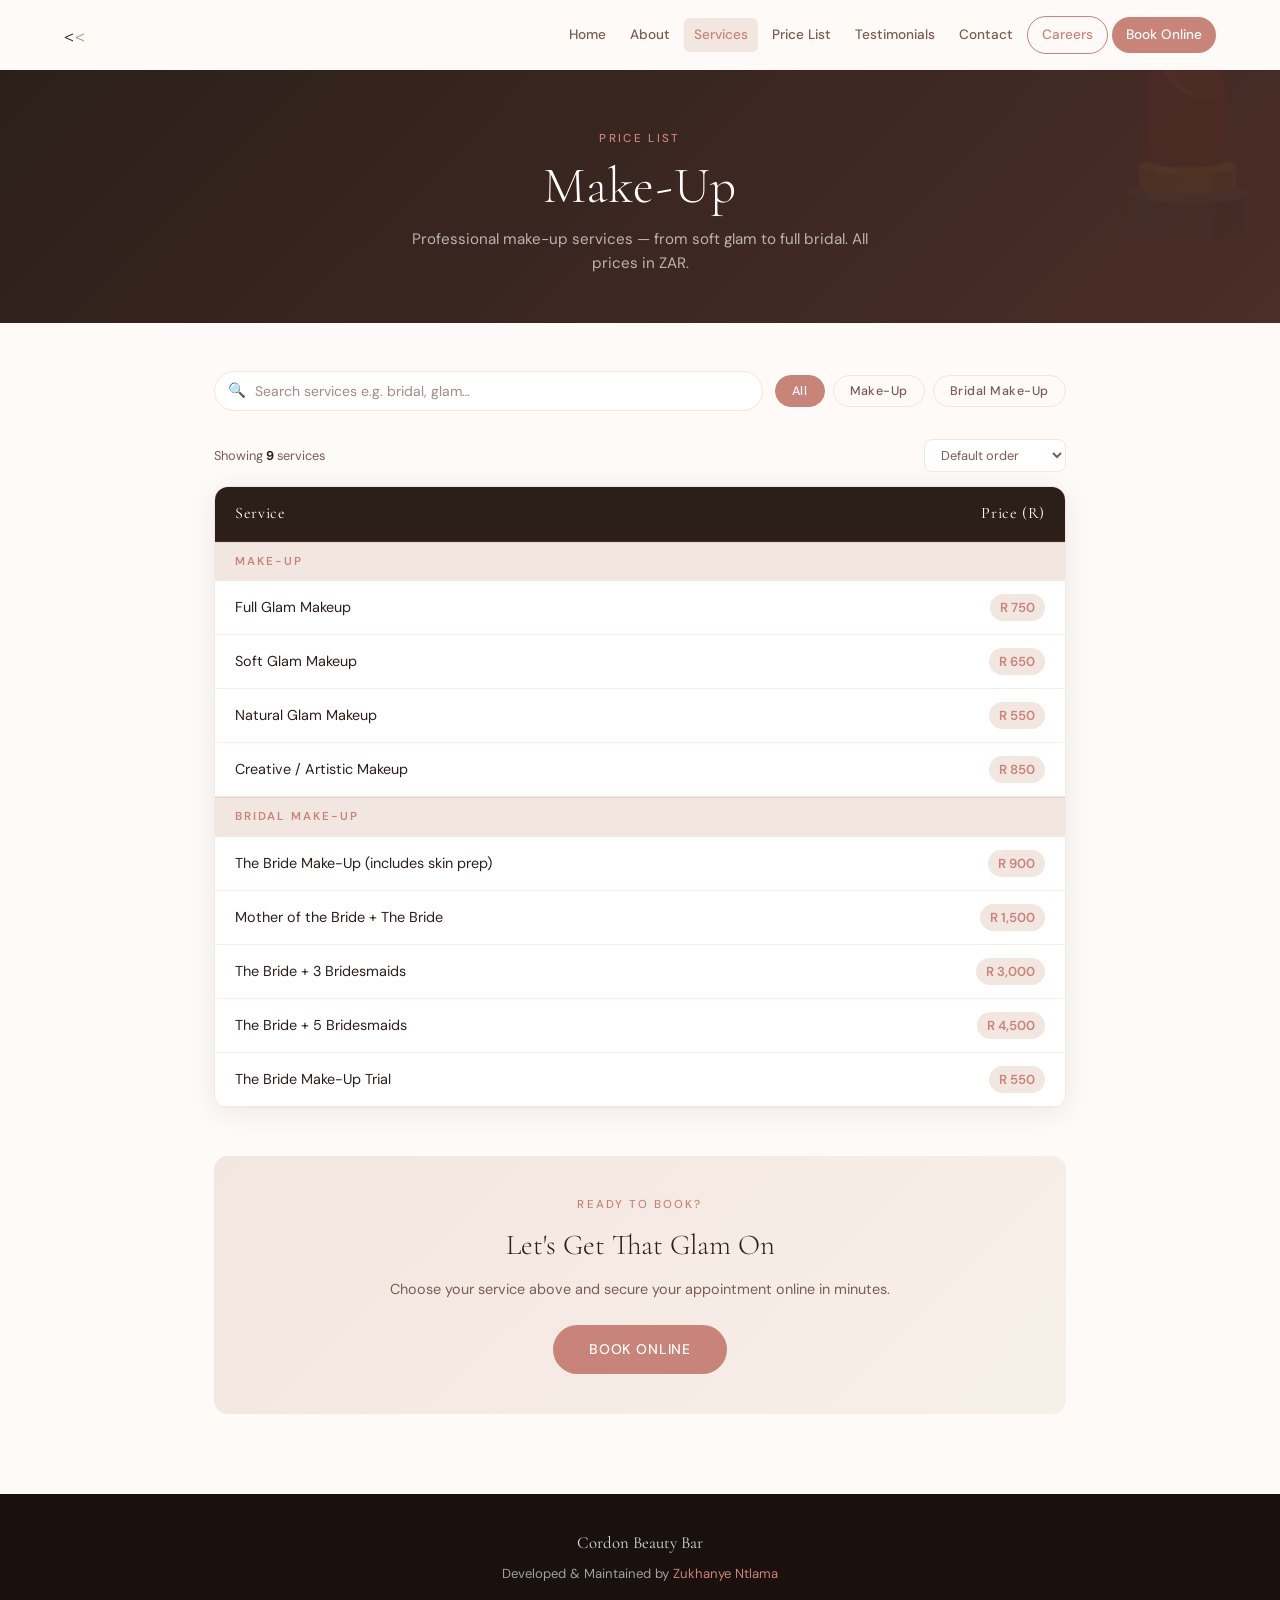
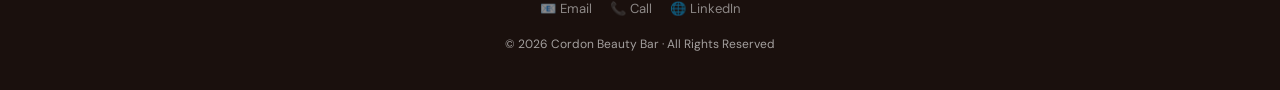
<file: pages/Make-Up.html>
<!DOCTYPE html>
<html lang="en">
<head>
  <meta charset="UTF-8">
  <meta name="viewport" content="width=device-width, initial-scale=1.0">
  <title>Cordon Beauty Bar | Make-Up Price List</title>
  <link href="https://fonts.googleapis.com/css2?family=Cormorant+Garamond:wght@300;400;600&family=DM+Sans:wght@300;400;500&display=swap" rel="stylesheet">
  <style>
    /* ── Tokens ── */
    :root {
      --rose:      #C9847A;
      --blush:     #F2E6E0;
      --champagne: #F7F0E8;
      --bark:      #2C1F1A;
      --mink:      #7A5C54;
      --white:     #FDFAF7;
      --ff-display: 'Cormorant Garamond', Georgia, serif;
      --ff-body:    'DM Sans', system-ui, sans-serif;
      --radius:    14px;
      --tr: 0.3s cubic-bezier(0.4,0,0.2,1);
    }

    *, *::before, *::after { box-sizing: border-box; margin: 0; padding: 0; }
    html { scroll-behavior: smooth; }
    body {
      font-family: var(--ff-body);
      background: var(--white);
      color: var(--bark);
      font-size: 16px;
      line-height: 1.6;
      overflow-x: hidden;
    }
    a { text-decoration: none; color: inherit; }

    /* ── Header ── */
    header {
      position: sticky; top: 0; z-index: 100;
      background: var(--white);
      box-shadow: 0 1px 0 rgba(44,31,26,0.08);
    }
    .header-inner {
      max-width: 1200px; margin: 0 auto;
      padding: 0 24px; height: 70px;
      display: flex; align-items: center; justify-content: space-between; gap: 16px;
    }
    .logo {
      font-family: var(--ff-display);
      font-size: 1.5rem; font-weight: 600;
      color: var(--bark); letter-spacing: 0.04em; white-space: nowrap;
    }
    .logo span { color: var(--rose); }

    nav#navbar { display: flex; align-items: center; gap: 4px; flex-wrap: wrap; }
    .nav-link {
      font-size: 0.85rem; font-weight: 500;
      color: var(--mink); padding: 6px 10px; border-radius: 6px;
      transition: color var(--tr), background var(--tr); white-space: nowrap;
    }
    .nav-link:hover, .nav-link.active { color: var(--rose); background: var(--blush); }
    .nav-link.button {
      background: var(--rose); color: #fff;
      padding: 7px 14px; border-radius: 30px;
    }
    .nav-link.button:hover { background: var(--mink); color: #fff; }
    .nav-link.button.outline {
      background: transparent; color: var(--rose);
      border: 1.5px solid var(--rose);
    }
    .nav-link.button.outline:hover { background: var(--rose); color: #fff; }

    .hamburger {
      display: none; flex-direction: column; justify-content: space-between;
      width: 26px; height: 18px; cursor: pointer;
      background: none; border: none; padding: 0; z-index: 200;
    }
    .hamburger span {
      display: block; height: 2px; background: var(--bark);
      border-radius: 2px; transition: transform var(--tr), opacity var(--tr);
    }
    .hamburger.open span:nth-child(1) { transform: translateY(8px) rotate(45deg); }
    .hamburger.open span:nth-child(2) { opacity: 0; }
    .hamburger.open span:nth-child(3) { transform: translateY(-8px) rotate(-45deg); }

    .mobile-nav {
      display: none; position: fixed; inset: 0;
      background: var(--white); z-index: 150;
      flex-direction: column; align-items: center; justify-content: center;
      gap: 24px; padding: 40px 24px;
    }
    .mobile-nav.open { display: flex; }
    .mobile-nav .nav-link {
      font-size: 1.4rem; font-family: var(--ff-display);
      font-weight: 400; color: var(--bark); padding: 10px 0; letter-spacing: 0.03em;
    }
    .mobile-nav .nav-link.button {
      font-family: var(--ff-body); font-size: 1rem;
      padding: 12px 32px; border-radius: 30px;
      background: var(--rose); color: #fff;
    }

    /* ── Hero ── */
    .page-hero {
      background: linear-gradient(135deg, var(--bark) 0%, #4a2e27 100%);
      padding: 60px 24px 48px;
      text-align: center; color: #fff;
      position: relative; overflow: hidden;
    }
    .page-hero::before {
      content: '💄';
      position: absolute; font-size: 180px;
      opacity: 0.05; top: -20px; right: -20px;
      line-height: 1; pointer-events: none;
    }
    .page-hero-eyebrow {
      font-size: 0.72rem; letter-spacing: 0.2em;
      text-transform: uppercase; color: var(--rose);
      font-weight: 500; margin-bottom: 10px;
    }
    .page-hero-title {
      font-family: var(--ff-display);
      font-size: clamp(2rem, 5vw, 3.2rem);
      font-weight: 300; letter-spacing: 0.02em;
      line-height: 1.1; margin-bottom: 12px;
    }
    .page-hero-sub {
      color: rgba(255,255,255,0.65);
      font-size: 0.95rem; max-width: 460px;
      margin: 0 auto;
    }

    /* ── Main Layout ── */
    .main-wrap {
      max-width: 900px; margin: 0 auto;
      padding: 48px 24px 80px;
    }

    /* ── Toolbar ── */
    .toolbar {
      display: flex; gap: 12px; flex-wrap: wrap;
      align-items: center; margin-bottom: 28px;
    }
    .search-box {
      flex: 1; min-width: 200px;
      position: relative;
    }
    .search-box input {
      width: 100%;
      padding: 10px 16px 10px 40px;
      border: 1.5px solid var(--blush);
      border-radius: 30px;
      font-family: var(--ff-body);
      font-size: 0.875rem;
      background: #fff;
      color: var(--bark);
      outline: none;
      transition: border-color var(--tr);
    }
    .search-box input:focus { border-color: var(--rose); }
    .search-box input::placeholder { color: var(--mink); opacity: 0.7; }
    .search-icon {
      position: absolute; left: 14px; top: 50%;
      transform: translateY(-50%);
      font-size: 0.9rem; pointer-events: none;
      color: var(--mink);
    }
    .clear-btn {
      position: absolute; right: 14px; top: 50%;
      transform: translateY(-50%);
      background: none; border: none; cursor: pointer;
      color: var(--mink); font-size: 1rem; display: none;
    }

    .filter-pills {
      display: flex; gap: 8px; flex-wrap: wrap;
    }
    .pill {
      font-size: 0.78rem; font-family: var(--ff-body);
      font-weight: 500; letter-spacing: 0.04em;
      padding: 7px 16px; border-radius: 30px;
      border: 1.5px solid var(--blush);
      background: transparent; color: var(--mink);
      cursor: pointer; white-space: nowrap;
      transition: background var(--tr), color var(--tr), border-color var(--tr);
    }
    .pill:hover { border-color: var(--rose); color: var(--rose); }
    .pill.active { background: var(--rose); border-color: var(--rose); color: #fff; }

    /* ── Table ── */
    .table-wrap {
      border-radius: var(--radius);
      overflow: hidden;
      border: 1px solid rgba(201,132,122,0.18);
      box-shadow: 0 4px 28px rgba(44,31,26,0.08);
    }
    table {
      width: 100%; border-collapse: collapse;
      font-size: 0.9rem;
    }
    thead th {
      background: var(--bark); color: #fff;
      padding: 14px 20px; text-align: left;
      font-family: var(--ff-display); font-size: 1rem;
      font-weight: 400; letter-spacing: 0.04em;
    }
    thead th.price-col { text-align: right; width: 130px; }

    tr.category-row td {
      background: var(--blush);
      color: var(--rose);
      font-size: 0.72rem; letter-spacing: 0.18em;
      text-transform: uppercase; font-weight: 600;
      padding: 10px 20px;
      border-top: 2px solid rgba(201,132,122,0.2);
    }
    tr.price-row td {
      padding: 13px 20px;
      border-bottom: 1px solid rgba(242,230,224,0.7);
      background: #fff;
      vertical-align: middle;
      transition: background var(--tr);
    }
    tr.price-row:hover td { background: var(--champagne); }
    tr.price-row td.price-cell {
      text-align: right;
      font-weight: 600;
      color: var(--bark);
      white-space: nowrap;
    }
    tr.price-row td.price-cell span {
      display: inline-block;
      background: var(--blush);
      color: var(--rose);
      padding: 3px 10px;
      border-radius: 20px;
      font-size: 0.82rem;
      font-weight: 600;
    }

    /* No results */
    .no-results {
      text-align: center; padding: 48px 24px;
      color: var(--mink); font-size: 0.95rem;
      display: none;
    }
    .no-results.show { display: block; }

    /* ── Summary bar ── */
    .summary-bar {
      display: flex; align-items: center;
      justify-content: space-between;
      margin-bottom: 14px;
      flex-wrap: wrap; gap: 8px;
    }
    .result-count {
      font-size: 0.8rem; color: var(--mink);
    }
    .result-count strong { color: var(--bark); }
    .sort-select {
      font-size: 0.8rem; font-family: var(--ff-body);
      padding: 6px 12px; border-radius: 8px;
      border: 1.5px solid var(--blush);
      background: #fff; color: var(--mink);
      outline: none; cursor: pointer;
      transition: border-color var(--tr);
    }
    .sort-select:focus { border-color: var(--rose); }

    /* ── Book CTA ── */
    .book-cta {
      margin-top: 48px;
      background: linear-gradient(135deg, var(--blush) 0%, var(--champagne) 100%);
      border-radius: var(--radius);
      padding: 40px 32px;
      text-align: center;
    }
    .book-cta p.eyebrow {
      font-size: 0.72rem; letter-spacing: 0.18em;
      text-transform: uppercase; color: var(--rose);
      font-weight: 500; margin-bottom: 8px;
    }
    .book-cta h3 {
      font-family: var(--ff-display);
      font-size: 1.8rem; font-weight: 300;
      color: var(--bark); margin-bottom: 10px;
    }
    .book-cta p.sub {
      color: var(--mink); font-size: 0.9rem; margin-bottom: 24px;
    }
    .book-btn {
      display: inline-block;
      padding: 13px 36px; background: var(--rose);
      color: #fff; border-radius: 30px;
      font-size: 0.875rem; font-weight: 500;
      letter-spacing: 0.06em; text-transform: uppercase;
      transition: background var(--tr), transform var(--tr);
    }
    .book-btn:hover { background: var(--mink); transform: translateY(-2px); }

    /* ── Footer ── */
    footer {
      background: #1a100d;
      color: rgba(255,255,255,0.6);
      padding: 36px 24px; text-align: center; font-size: 0.82rem;
    }
    footer .footer-brand {
      font-family: var(--ff-display); font-size: 1.05rem;
      color: rgba(255,255,255,0.85); margin-bottom: 6px;
    }
    footer .footer-credit { margin-bottom: 14px; }
    footer .footer-highlight { color: var(--rose); }
    .footer-social { display: flex; justify-content: center; gap: 18px; flex-wrap: wrap; }
    .footer-link { color: rgba(255,255,255,0.5); transition: color var(--tr); }
    .footer-link:hover { color: var(--rose); }

    /* ── Scroll-to-top ── */
    #scroll-top {
      position: fixed; bottom: 28px; right: 28px;
      width: 46px; height: 46px;
      background: var(--rose); color: #fff;
      border: none; border-radius: 50%; font-size: 1.2rem;
      cursor: pointer;
      box-shadow: 0 4px 16px rgba(201,132,122,0.4);
      display: flex; align-items: center; justify-content: center;
      opacity: 0; pointer-events: none;
      transition: opacity var(--tr), transform var(--tr); z-index: 90;
    }
    #scroll-top.visible { opacity: 1; pointer-events: auto; }
    #scroll-top:hover { transform: scale(1.1); }

    /* ── Responsive ── */
    @media (max-width: 768px) {
      nav#navbar { display: none; }
      .hamburger { display: flex; }
      .toolbar { flex-direction: column; align-items: stretch; }
      .filter-pills { justify-content: flex-start; }
      thead th.price-col { width: 90px; }
      tr.price-row td, thead th { padding: 11px 14px; }
      .book-cta { padding: 28px 20px; }
    }
    @media (prefers-reduced-motion: reduce) {
      *, *::before, *::after { transition: none !important; }
    }
  </style>
</head>
<body>

  <!-- ── Header ── -->
  <header>
    <div class="header-inner">
      <a href="../index.html" class="logo"><<span><</span></a>
      <nav id="navbar" aria-label="Main navigation">
        <a href="../index.html" class="nav-link">Home</a>
        <a href="About.html" class="nav-link">About</a>
        <a href="Services.html" class="nav-link active">Services</a>
        <a href="Pricelist.html" class="nav-link">Price List</a>
        <a href="Testimonials.html" class="nav-link">Testimonials</a>
        <a href="Contact.html" class="nav-link">Contact</a>
        <a href="Careers.html" class="nav-link button outline">Careers</a>
        <a href="Book-online.html" class="nav-link button">Book Online</a>
      </nav>
      <button class="hamburger" id="hamburger" aria-label="Open menu" aria-expanded="false">
        <span></span><span></span><span></span>
      </button>
    </div>
  </header>

  <!-- ── Mobile Nav Overlay ── -->
  <nav class="mobile-nav" id="mobile-nav" aria-label="Mobile navigation">
    <a href="../index.html" class="nav-link">Home</a>
    <a href="About.html" class="nav-link">About</a>
    <a href="Services.html" class="nav-link active">Services</a>
    <a href="Pricelist.html" class="nav-link">Price List</a>
    <a href="Testimonials.html" class="nav-link">Testimonials</a>
    <a href="Contact.html" class="nav-link">Contact</a>
    <a href="Careers.html" class="nav-link">Careers</a>
    <a href="Book-online.html" class="nav-link button">Book Online</a>
  </nav>

  <!-- ── Page Hero ── -->
  <div class="page-hero">
    <p class="page-hero-eyebrow">Price List</p>
    <h1 class="page-hero-title">Make-Up</h1>
    <p class="page-hero-sub">Professional make-up services — from soft glam to full bridal. All prices in ZAR.</p>
  </div>

  <!-- ── Main Content ── -->
  <main class="main-wrap">

    <!-- Toolbar -->
    <div class="toolbar">
      <div class="search-box">
        <span class="search-icon">🔍</span>
        <input type="search" id="search-input" placeholder="Search services e.g. bridal, glam…" autocomplete="off">
        <button class="clear-btn" id="clear-btn" aria-label="Clear search">✕</button>
      </div>
      <div class="filter-pills" role="group" aria-label="Filter by category" id="filter-pills">
        <!-- Injected by JS -->
      </div>
    </div>

    <!-- Summary bar -->
    <div class="summary-bar">
      <p class="result-count" id="result-count"></p>
      <select class="sort-select" id="sort-select" aria-label="Sort prices">
        <option value="default">Default order</option>
        <option value="asc">Price: low → high</option>
        <option value="desc">Price: high → low</option>
      </select>
    </div>

    <!-- Table -->
    <div class="table-wrap">
      <table id="makeup-table" aria-label="Make-Up price list">
        <thead>
          <tr>
            <th class="service-col">Service</th>
            <th class="price-col">Price (R)</th>
          </tr>
        </thead>
        <tbody id="table-body">
          <!-- Injected by JS -->
        </tbody>
      </table>
      <div class="no-results" id="no-results">
        No services found for "<span id="no-results-term"></span>". Try a different search or filter.
      </div>
    </div>

    <!-- Book CTA -->
    <div class="book-cta">
      <p class="eyebrow">Ready to book?</p>
      <h3>Let's Get That Glam On</h3>
      <p class="sub">Choose your service above and secure your appointment online in minutes.</p>
      <a href="Book-online.html" class="book-btn">Book Online</a>
    </div>

  </main>

  <!-- ── Footer ── -->
  <footer id="footer">
    <div class="footer-container">
      <p class="footer-brand">Cordon Beauty Bar</p>
      <p class="footer-credit">
        Developed &amp; Maintained by <span class="footer-highlight">Zukhanye Ntlama</span>
      </p>
      <div class="footer-social">
        <a href="mailto:info@cordonbeauty.co.za" class="footer-link">📧 Email</a>
        <a href="tel:+27213566776" class="footer-link">📞 Call</a>
        <a href="https://www.linkedin.com/in/zukhanye-ntlama" target="_blank" rel="noopener" class="footer-link">🌐 LinkedIn</a>
      </div>
      <p style="margin-top:16px;font-size:0.75rem;">© 2026 Cordon Beauty Bar · All Rights Reserved</p>
    </div>
  </footer>

  <!-- ── Scroll-to-top ── -->
  <button id="scroll-top" aria-label="Scroll to top">↑</button>

  <!-- ════════ JavaScript ════════ -->
  <script>
    /* ── Data ── */
    const priceData = [
      /* Make-Up */
      { category: 'Make-Up', service: 'Full Glam Makeup',             price: 750 },
      { category: 'Make-Up', service: 'Soft Glam Makeup',             price: 650 },
      { category: 'Make-Up', service: 'Natural Glam Makeup',          price: 550 },
      { category: 'Make-Up', service: 'Creative / Artistic Makeup',   price: 850 },
      /* Bridal Make-Up */
      { category: 'Bridal Make-Up', service: 'The Bride Make-Up (includes skin prep)',  price: 900  },
      { category: 'Bridal Make-Up', service: 'Mother of the Bride + The Bride',         price: 1500 },
      { category: 'Bridal Make-Up', service: 'The Bride + 3 Bridesmaids',               price: 3000 },
      { category: 'Bridal Make-Up', service: 'The Bride + 5 Bridesmaids',               price: 4500 },
      { category: 'Bridal Make-Up', service: 'The Bride Make-Up Trial',                 price: 550  },
    ];

    const categories = ['All', ...new Set(priceData.map(d => d.category))];

    /* ── State ── */
    let activeFilter = 'All';
    let searchTerm   = '';
    let sortOrder    = 'default';

    /* ── Build filter pills ── */
    const pillsContainer = document.getElementById('filter-pills');
    categories.forEach(cat => {
      const btn = document.createElement('button');
      btn.className = 'pill' + (cat === 'All' ? ' active' : '');
      btn.textContent = cat;
      btn.setAttribute('data-filter', cat);
      btn.addEventListener('click', () => {
        activeFilter = cat;
        document.querySelectorAll('.pill').forEach(p => p.classList.remove('active'));
        btn.classList.add('active');
        render();
      });
      pillsContainer.appendChild(btn);
    });

    /* ── Render table ── */
    function render() {
      const tbody = document.getElementById('table-body');
      tbody.innerHTML = '';

      // Filter
      let data = priceData.filter(row => {
        const matchCat    = activeFilter === 'All' || row.category === activeFilter;
        const matchSearch = !searchTerm ||
          row.service.toLowerCase().includes(searchTerm) ||
          row.category.toLowerCase().includes(searchTerm);
        return matchCat && matchSearch;
      });

      // Sort
      if (sortOrder !== 'default') {
        data = [...data].sort((a, b) => {
          const pa = a.price ?? 0;
          const pb = b.price ?? 0;
          return sortOrder === 'asc' ? pa - pb : pb - pa;
        });
      }

      // Update count
      const countEl = document.getElementById('result-count');
      countEl.innerHTML = `Showing <strong>${data.length}</strong> service${data.length !== 1 ? 's' : ''}`;

      if (data.length === 0) {
        document.getElementById('no-results').classList.add('show');
        document.getElementById('no-results-term').textContent = searchTerm || activeFilter;
        return;
      }
      document.getElementById('no-results').classList.remove('show');

      // Group by category (only when default order)
      if (sortOrder === 'default') {
        const grouped = {};
        data.forEach(row => {
          if (!grouped[row.category]) grouped[row.category] = [];
          grouped[row.category].push(row);
        });

        Object.entries(grouped).forEach(([cat, rows]) => {
          const catRow = document.createElement('tr');
          catRow.className = 'category-row';
          catRow.innerHTML = `<td colspan="2">${cat}</td>`;
          tbody.appendChild(catRow);
          rows.forEach(row => appendRow(tbody, row));
        });
      } else {
        data.forEach(row => appendRow(tbody, row));
      }
    }

    function appendRow(tbody, row) {
      const tr = document.createElement('tr');
      tr.className = 'price-row';

      // Highlight search term in service name
      let serviceName = row.service;
      if (searchTerm) {
        const re = new RegExp(`(${searchTerm.replace(/[.*+?^${}()|[\]\\]/g, '\\$&')})`, 'gi');
        serviceName = serviceName.replace(re, '<mark style="background:rgba(201,132,122,0.25);border-radius:3px;padding:0 2px;">$1</mark>');
      }

      tr.innerHTML = `
        <td>${serviceName}</td>
        <td class="price-cell"><span>R ${row.price.toLocaleString()}</span></td>
      `;
      tbody.appendChild(tr);
    }

    /* ── Search ── */
    const searchInput = document.getElementById('search-input');
    const clearBtn    = document.getElementById('clear-btn');

    searchInput.addEventListener('input', () => {
      searchTerm = searchInput.value.trim().toLowerCase();
      clearBtn.style.display = searchTerm ? 'block' : 'none';
      render();
    });

    clearBtn.addEventListener('click', () => {
      searchInput.value = '';
      searchTerm = '';
      clearBtn.style.display = 'none';
      searchInput.focus();
      render();
    });

    /* ── Sort ── */
    document.getElementById('sort-select').addEventListener('change', e => {
      sortOrder = e.target.value;
      render();
    });

    /* ── Hamburger ── */
    const hamburger = document.getElementById('hamburger');
    const mobileNav = document.getElementById('mobile-nav');

    hamburger.addEventListener('click', () => {
      const isOpen = hamburger.classList.toggle('open');
      mobileNav.classList.toggle('open', isOpen);
      hamburger.setAttribute('aria-expanded', isOpen);
      document.body.style.overflow = isOpen ? 'hidden' : '';
    });
    mobileNav.querySelectorAll('a').forEach(link => {
      link.addEventListener('click', () => {
        hamburger.classList.remove('open');
        mobileNav.classList.remove('open');
        document.body.style.overflow = '';
      });
    });
    document.addEventListener('click', e => {
      if (mobileNav.classList.contains('open') &&
          !mobileNav.contains(e.target) &&
          !hamburger.contains(e.target)) {
        hamburger.classList.remove('open');
        mobileNav.classList.remove('open');
        document.body.style.overflow = '';
      }
    });

    /* ── Scroll-to-top ── */
    const scrollBtn = document.getElementById('scroll-top');
    window.addEventListener('scroll', () => {
      scrollBtn.classList.toggle('visible', window.scrollY > 400);
    }, { passive: true });
    scrollBtn.addEventListener('click', () => window.scrollTo({ top: 0, behavior: 'smooth' }));

    /* ── Init ── */
    render();
  </script>
</body>
</html>
</file>
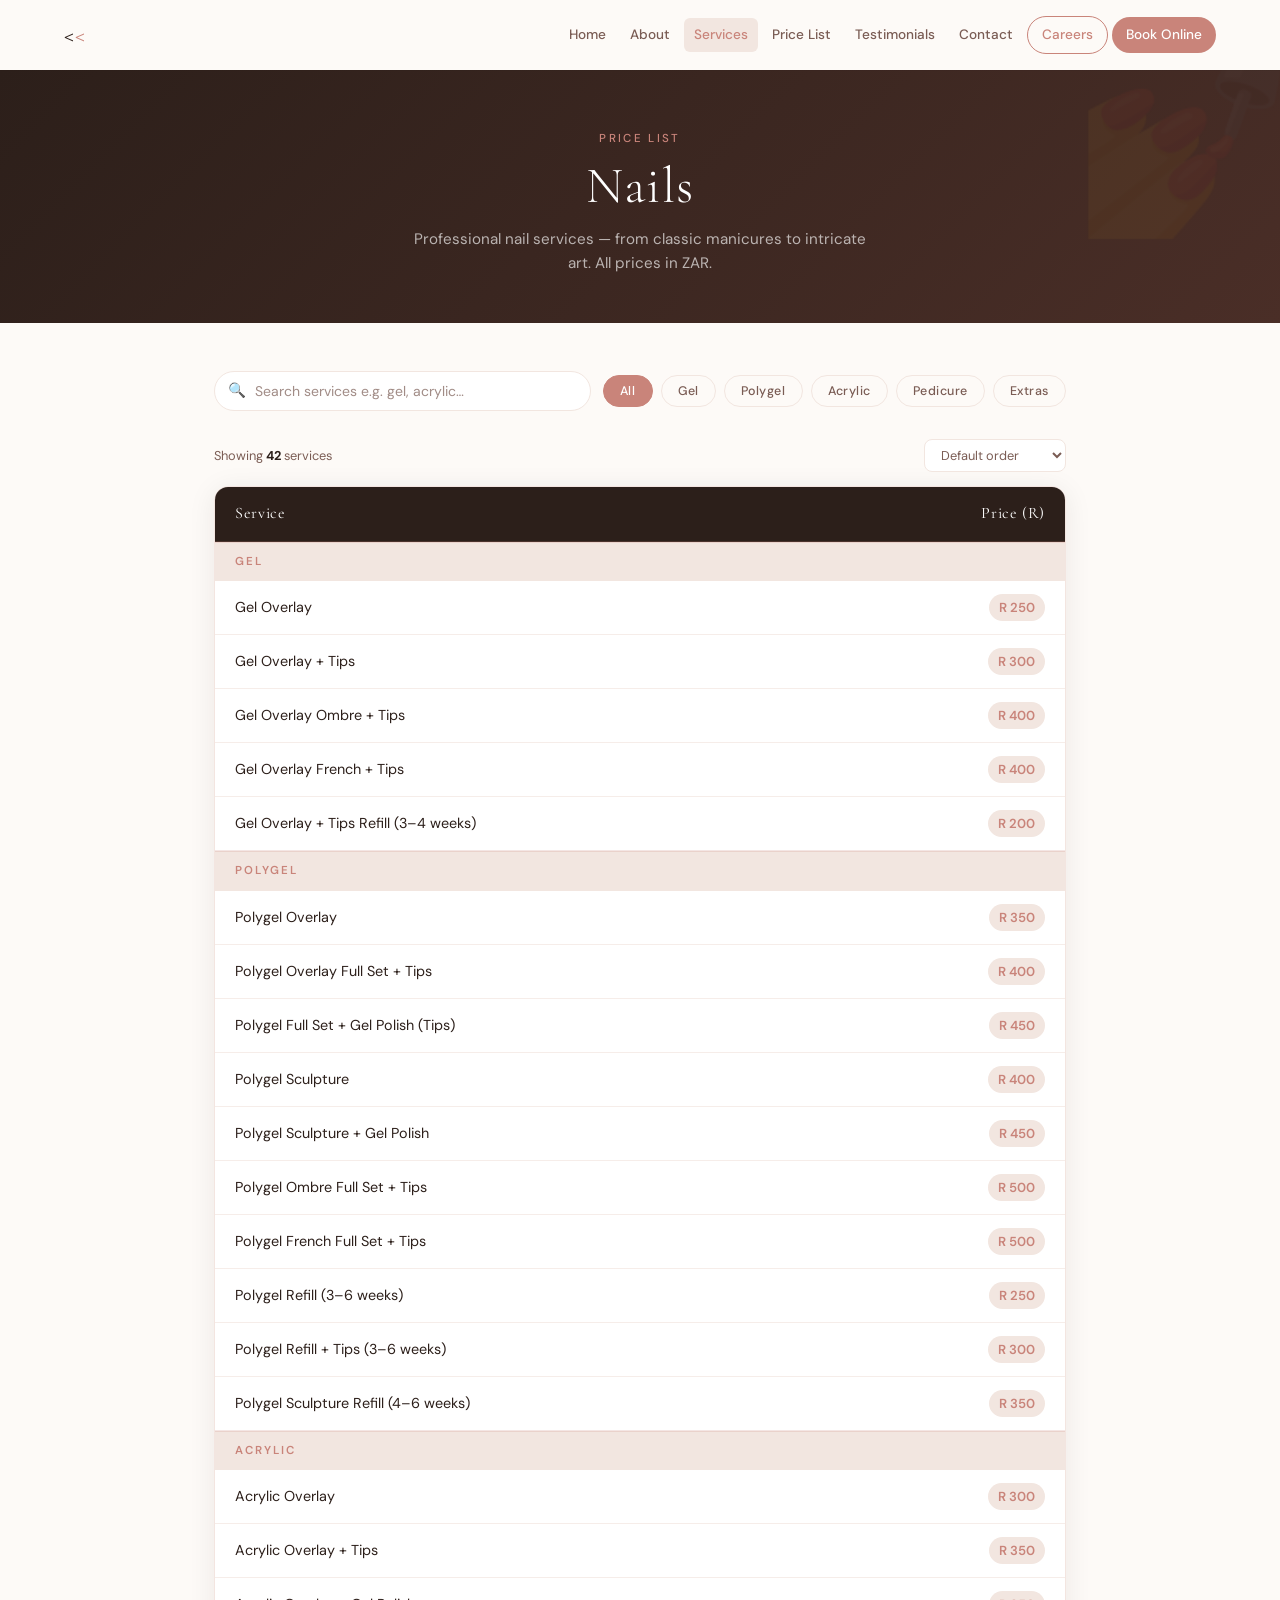
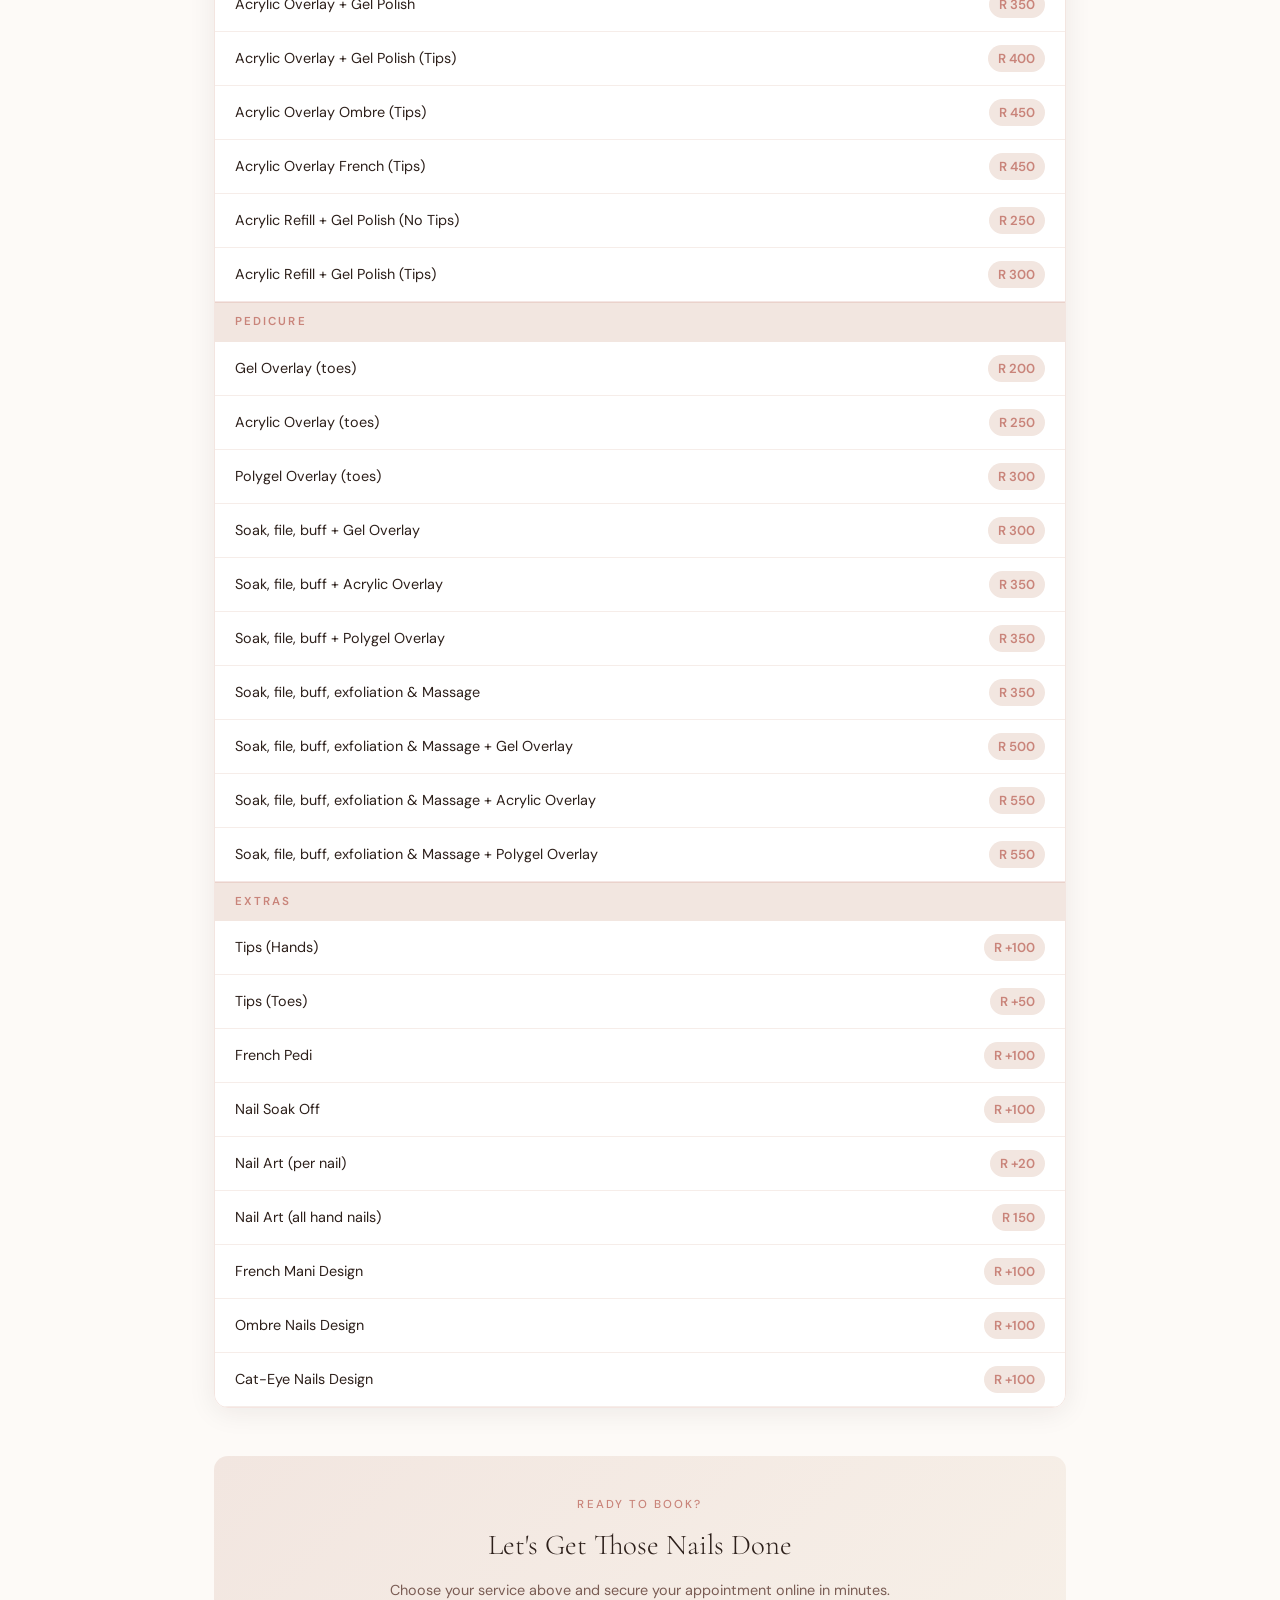
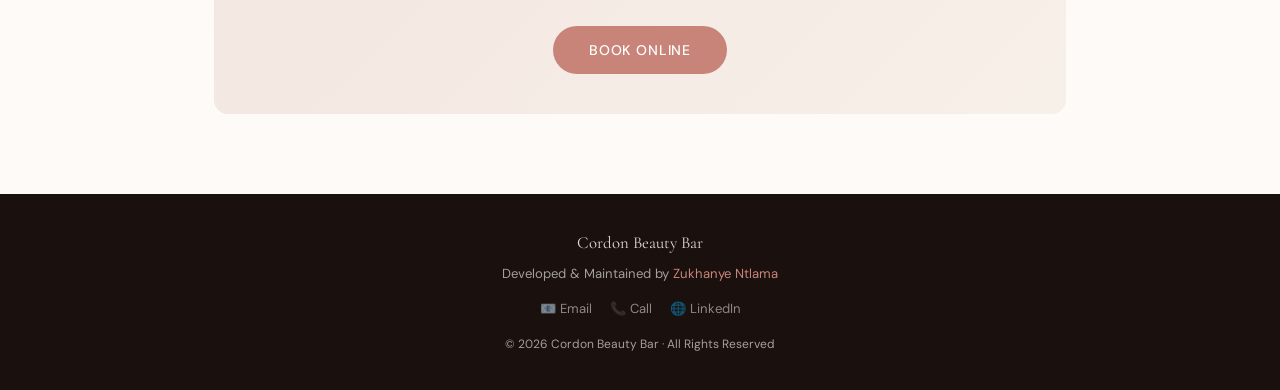
<file: pages/Nails.html>
<!DOCTYPE html>
<html lang="en">
<head>
  <meta charset="UTF-8">
  <meta name="viewport" content="width=device-width, initial-scale=1.0">
  <title>Cordon Beauty Bar | Nails Price List</title>
  <link href="https://fonts.googleapis.com/css2?family=Cormorant+Garamond:wght@300;400;600&family=DM+Sans:wght@300;400;500&display=swap" rel="stylesheet">
  <style>
    /* ── Tokens ── */
    :root {
      --rose:      #C9847A;
      --blush:     #F2E6E0;
      --champagne: #F7F0E8;
      --bark:      #2C1F1A;
      --mink:      #7A5C54;
      --white:     #FDFAF7;
      --ff-display: 'Cormorant Garamond', Georgia, serif;
      --ff-body:    'DM Sans', system-ui, sans-serif;
      --radius:    14px;
      --tr: 0.3s cubic-bezier(0.4,0,0.2,1);
    }

    *, *::before, *::after { box-sizing: border-box; margin: 0; padding: 0; }
    html { scroll-behavior: smooth; }
    body {
      font-family: var(--ff-body);
      background: var(--white);
      color: var(--bark);
      font-size: 16px;
      line-height: 1.6;
      overflow-x: hidden;
    }
    a { text-decoration: none; color: inherit; }

    /* ── Header ── */
    header {
      position: sticky; top: 0; z-index: 100;
      background: var(--white);
      box-shadow: 0 1px 0 rgba(44,31,26,0.08);
    }
    .header-inner {
      max-width: 1200px; margin: 0 auto;
      padding: 0 24px; height: 70px;
      display: flex; align-items: center; justify-content: space-between; gap: 16px;
    }
    .logo {
      font-family: var(--ff-display);
      font-size: 1.5rem; font-weight: 600;
      color: var(--bark); letter-spacing: 0.04em; white-space: nowrap;
    }
    .logo span { color: var(--rose); }

    nav#navbar { display: flex; align-items: center; gap: 4px; flex-wrap: wrap; }
    .nav-link {
      font-size: 0.85rem; font-weight: 500;
      color: var(--mink); padding: 6px 10px; border-radius: 6px;
      transition: color var(--tr), background var(--tr); white-space: nowrap;
    }
    .nav-link:hover, .nav-link.active { color: var(--rose); background: var(--blush); }
    .nav-link.button {
      background: var(--rose); color: #fff;
      padding: 7px 14px; border-radius: 30px;
    }
    .nav-link.button:hover { background: var(--mink); color: #fff; }
    .nav-link.button.outline {
      background: transparent; color: var(--rose);
      border: 1.5px solid var(--rose);
    }
    .nav-link.button.outline:hover { background: var(--rose); color: #fff; }

    .hamburger {
      display: none; flex-direction: column; justify-content: space-between;
      width: 26px; height: 18px; cursor: pointer;
      background: none; border: none; padding: 0; z-index: 200;
    }
    .hamburger span {
      display: block; height: 2px; background: var(--bark);
      border-radius: 2px; transition: transform var(--tr), opacity var(--tr);
    }
    .hamburger.open span:nth-child(1) { transform: translateY(8px) rotate(45deg); }
    .hamburger.open span:nth-child(2) { opacity: 0; }
    .hamburger.open span:nth-child(3) { transform: translateY(-8px) rotate(-45deg); }

    .mobile-nav {
      display: none; position: fixed; inset: 0;
      background: var(--white); z-index: 150;
      flex-direction: column; align-items: center; justify-content: center;
      gap: 24px; padding: 40px 24px;
    }
    .mobile-nav.open { display: flex; }
    .mobile-nav .nav-link {
      font-size: 1.4rem; font-family: var(--ff-display);
      font-weight: 400; color: var(--bark); padding: 10px 0; letter-spacing: 0.03em;
    }
    .mobile-nav .nav-link.button {
      font-family: var(--ff-body); font-size: 1rem;
      padding: 12px 32px; border-radius: 30px;
      background: var(--rose); color: #fff;
    }

    /* ── Hero / Page Header ── */
    .page-hero {
      background: linear-gradient(135deg, var(--bark) 0%, #4a2e27 100%);
      padding: 60px 24px 48px;
      text-align: center; color: #fff;
      position: relative; overflow: hidden;
    }
    .page-hero::before {
      content: '💅';
      position: absolute; font-size: 180px;
      opacity: 0.05; top: -20px; right: -20px;
      line-height: 1; pointer-events: none;
    }
    .page-hero-eyebrow {
      font-size: 0.72rem; letter-spacing: 0.2em;
      text-transform: uppercase; color: var(--rose);
      font-weight: 500; margin-bottom: 10px;
    }
    .page-hero-title {
      font-family: var(--ff-display);
      font-size: clamp(2rem, 5vw, 3.2rem);
      font-weight: 300; letter-spacing: 0.02em;
      line-height: 1.1; margin-bottom: 12px;
    }
    .page-hero-sub {
      color: rgba(255,255,255,0.65);
      font-size: 0.95rem; max-width: 460px;
      margin: 0 auto;
    }

    /* ── Main Layout ── */
    .main-wrap {
      max-width: 900px; margin: 0 auto;
      padding: 48px 24px 80px;
    }

    /* ── Toolbar: search + filter ── */
    .toolbar {
      display: flex; gap: 12px; flex-wrap: wrap;
      align-items: center; margin-bottom: 28px;
    }
    .search-box {
      flex: 1; min-width: 200px;
      position: relative;
    }
    .search-box input {
      width: 100%;
      padding: 10px 16px 10px 40px;
      border: 1.5px solid var(--blush);
      border-radius: 30px;
      font-family: var(--ff-body);
      font-size: 0.875rem;
      background: #fff;
      color: var(--bark);
      outline: none;
      transition: border-color var(--tr);
    }
    .search-box input:focus { border-color: var(--rose); }
    .search-box input::placeholder { color: var(--mink); opacity: 0.7; }
    .search-icon {
      position: absolute; left: 14px; top: 50%;
      transform: translateY(-50%);
      font-size: 0.9rem; pointer-events: none;
      color: var(--mink);
    }
    .clear-btn {
      position: absolute; right: 14px; top: 50%;
      transform: translateY(-50%);
      background: none; border: none; cursor: pointer;
      color: var(--mink); font-size: 1rem; display: none;
    }

    .filter-pills {
      display: flex; gap: 8px; flex-wrap: wrap;
    }
    .pill {
      font-size: 0.78rem; font-family: var(--ff-body);
      font-weight: 500; letter-spacing: 0.04em;
      padding: 7px 16px; border-radius: 30px;
      border: 1.5px solid var(--blush);
      background: transparent; color: var(--mink);
      cursor: pointer; white-space: nowrap;
      transition: background var(--tr), color var(--tr), border-color var(--tr);
    }
    .pill:hover { border-color: var(--rose); color: var(--rose); }
    .pill.active { background: var(--rose); border-color: var(--rose); color: #fff; }

    /* ── Price Table ── */
    .table-wrap {
      border-radius: var(--radius);
      overflow: hidden;
      border: 1px solid rgba(201,132,122,0.18);
      box-shadow: 0 4px 28px rgba(44,31,26,0.08);
    }
    table {
      width: 100%; border-collapse: collapse;
      font-size: 0.9rem;
    }
    thead th {
      background: var(--bark); color: #fff;
      padding: 14px 20px; text-align: left;
      font-family: var(--ff-display); font-size: 1rem;
      font-weight: 400; letter-spacing: 0.04em;
    }
    thead th.price-col { text-align: right; width: 130px; }

    tr.category-row td {
      background: var(--blush);
      color: var(--rose);
      font-size: 0.72rem; letter-spacing: 0.18em;
      text-transform: uppercase; font-weight: 600;
      padding: 10px 20px;
      border-top: 2px solid rgba(201,132,122,0.2);
    }
    tr.price-row td {
      padding: 13px 20px;
      border-bottom: 1px solid rgba(242,230,224,0.7);
      background: #fff;
      vertical-align: middle;
      transition: background var(--tr);
    }
    tr.price-row:hover td { background: var(--champagne); }
    tr.price-row td.price-cell {
      text-align: right;
      font-weight: 600;
      color: var(--bark);
      white-space: nowrap;
    }
    tr.price-row td.price-cell span {
      display: inline-block;
      background: var(--blush);
      color: var(--rose);
      padding: 3px 10px;
      border-radius: 20px;
      font-size: 0.82rem;
      font-weight: 600;
    }

    /* No results */
    .no-results {
      text-align: center; padding: 48px 24px;
      color: var(--mink); font-size: 0.95rem;
      display: none;
    }
    .no-results.show { display: block; }

    /* ── Summary bar ── */
    .summary-bar {
      display: flex; align-items: center;
      justify-content: space-between;
      margin-bottom: 14px;
      flex-wrap: wrap; gap: 8px;
    }
    .result-count {
      font-size: 0.8rem; color: var(--mink);
    }
    .result-count strong { color: var(--bark); }
    .sort-select {
      font-size: 0.8rem; font-family: var(--ff-body);
      padding: 6px 12px; border-radius: 8px;
      border: 1.5px solid var(--blush);
      background: #fff; color: var(--mink);
      outline: none; cursor: pointer;
      transition: border-color var(--tr);
    }
    .sort-select:focus { border-color: var(--rose); }

    /* ── Book CTA ── */
    .book-cta {
      margin-top: 48px;
      background: linear-gradient(135deg, var(--blush) 0%, var(--champagne) 100%);
      border-radius: var(--radius);
      padding: 40px 32px;
      text-align: center;
    }
    .book-cta p.eyebrow {
      font-size: 0.72rem; letter-spacing: 0.18em;
      text-transform: uppercase; color: var(--rose);
      font-weight: 500; margin-bottom: 8px;
    }
    .book-cta h3 {
      font-family: var(--ff-display);
      font-size: 1.8rem; font-weight: 300;
      color: var(--bark); margin-bottom: 10px;
    }
    .book-cta p.sub {
      color: var(--mink); font-size: 0.9rem; margin-bottom: 24px;
    }
    .book-btn {
      display: inline-block;
      padding: 13px 36px; background: var(--rose);
      color: #fff; border-radius: 30px;
      font-size: 0.875rem; font-weight: 500;
      letter-spacing: 0.06em; text-transform: uppercase;
      transition: background var(--tr), transform var(--tr);
    }
    .book-btn:hover { background: var(--mink); transform: translateY(-2px); }

    /* ── Footer ── */
    footer {
      background: #1a100d;
      color: rgba(255,255,255,0.6);
      padding: 36px 24px; text-align: center; font-size: 0.82rem;
    }
    footer .footer-brand {
      font-family: var(--ff-display); font-size: 1.05rem;
      color: rgba(255,255,255,0.85); margin-bottom: 6px;
    }
    footer .footer-credit { margin-bottom: 14px; }
    footer .footer-highlight { color: var(--rose); }
    .footer-social { display: flex; justify-content: center; gap: 18px; flex-wrap: wrap; }
    .footer-link { color: rgba(255,255,255,0.5); transition: color var(--tr); }
    .footer-link:hover { color: var(--rose); }

    /* ── Scroll-to-top ── */
    #scroll-top {
      position: fixed; bottom: 28px; right: 28px;
      width: 46px; height: 46px;
      background: var(--rose); color: #fff;
      border: none; border-radius: 50%; font-size: 1.2rem;
      cursor: pointer;
      box-shadow: 0 4px 16px rgba(201,132,122,0.4);
      display: flex; align-items: center; justify-content: center;
      opacity: 0; pointer-events: none;
      transition: opacity var(--tr), transform var(--tr); z-index: 90;
    }
    #scroll-top.visible { opacity: 1; pointer-events: auto; }
    #scroll-top:hover { transform: scale(1.1); }

    /* ── Responsive ── */
    @media (max-width: 768px) {
      nav#navbar { display: none; }
      .hamburger { display: flex; }
      .toolbar { flex-direction: column; align-items: stretch; }
      .filter-pills { justify-content: flex-start; }
      thead th.price-col { width: 90px; }
      tr.price-row td, thead th { padding: 11px 14px; }
      .book-cta { padding: 28px 20px; }
    }
    @media (prefers-reduced-motion: reduce) {
      *, *::before, *::after { transition: none !important; }
    }
  </style>
</head>
<body>

  <!-- ── Header ── -->
  <header>
    <div class="header-inner">
      <a href="../index.html" class="logo"><<span><</span></a>
      <nav id="navbar" aria-label="Main navigation">
        <a href="../index.html" class="nav-link">Home</a>
        <a href="About.html" class="nav-link">About</a>
        <a href="Services.html" class="nav-link active">Services</a>
        <a href="Pricelist.html" class="nav-link">Price List</a>
        <a href="Testimonials.html" class="nav-link">Testimonials</a>
        <a href="Contact.html" class="nav-link">Contact</a>
        <a href="Careers.html" class="nav-link button outline">Careers</a>
        <a href="Book-online.html" class="nav-link button">Book Online</a>
      </nav>
      <button class="hamburger" id="hamburger" aria-label="Open menu" aria-expanded="false">
        <span></span><span></span><span></span>
      </button>
    </div>
  </header>

  <!-- ── Mobile Nav Overlay ── -->
  <nav class="mobile-nav" id="mobile-nav" aria-label="Mobile navigation">
    <a href="../index.html" class="nav-link">Home</a>
    <a href="About.html" class="nav-link">About</a>
    <a href="Services.html" class="nav-link active">Services</a>
    <a href="Pricelist.html" class="nav-link">Price List</a>
    <a href="Testimonials.html" class="nav-link">Testimonials</a>
    <a href="Contact.html" class="nav-link">Contact</a>
    <a href="Careers.html" class="nav-link">Careers</a>
    <a href="Book-online.html" class="nav-link button">Book Online</a>
  </nav>

  <!-- ── Page Hero ── -->
  <div class="page-hero">
    <p class="page-hero-eyebrow">Price List</p>
    <h1 class="page-hero-title">Nails</h1>
    <p class="page-hero-sub">Professional nail services — from classic manicures to intricate art. All prices in ZAR.</p>
  </div>

  <!-- ── Main Content ── -->
  <main class="main-wrap">

    <!-- Toolbar -->
    <div class="toolbar">
      <div class="search-box">
        <span class="search-icon">🔍</span>
        <input type="search" id="search-input" placeholder="Search services e.g. gel, acrylic…" autocomplete="off">
        <button class="clear-btn" id="clear-btn" aria-label="Clear search">✕</button>
      </div>
      <div class="filter-pills" role="group" aria-label="Filter by category" id="filter-pills">
        <!-- Injected by JS -->
      </div>
    </div>

    <!-- Summary bar -->
    <div class="summary-bar">
      <p class="result-count" id="result-count"></p>
      <select class="sort-select" id="sort-select" aria-label="Sort prices">
        <option value="default">Default order</option>
        <option value="asc">Price: low → high</option>
        <option value="desc">Price: high → low</option>
      </select>
    </div>

    <!-- Table -->
    <div class="table-wrap">
      <table id="nails-table" aria-label="Nails price list">
        <thead>
          <tr>
            <th class="service-col">Service</th>
            <th class="price-col">Price (R)</th>
          </tr>
        </thead>
        <tbody id="table-body">
          <!-- Injected by JS -->
        </tbody>
      </table>
      <div class="no-results" id="no-results">
        No services found for "<span id="no-results-term"></span>". Try a different search or filter.
      </div>
    </div>

    <!-- Book CTA -->
    <div class="book-cta">
      <p class="eyebrow">Ready to book?</p>
      <h3>Let's Get Those Nails Done</h3>
      <p class="sub">Choose your service above and secure your appointment online in minutes.</p>
      <a href="Book-online.html" class="book-btn">Book Online</a>
    </div>

  </main>

  <!-- ── Footer ── -->
  <footer id="footer">
    <div class="footer-container">
      <p class="footer-brand">Cordon Beauty Bar</p>
      <p class="footer-credit">
        Developed &amp; Maintained by <span class="footer-highlight">Zukhanye Ntlama</span>
      </p>
      <div class="footer-social">
        <a href="mailto:info@cordonbeauty.co.za" class="footer-link">📧 Email</a>
        <a href="tel:+27213566776" class="footer-link">📞 Call</a>
        <a href="https://www.linkedin.com/in/zukhanye-ntlama" target="_blank" rel="noopener" class="footer-link">🌐 LinkedIn</a>
      </div>
      <p style="margin-top:16px;font-size:0.75rem;">© 2026 Cordon Beauty Bar · All Rights Reserved</p>
    </div>
  </footer>

  <!-- ── Scroll-to-top ── -->
  <button id="scroll-top" aria-label="Scroll to top">↑</button>

  <!-- ════════ JavaScript ════════ -->
  <script>
    /* ── Data ── */
    const priceData = [
      /* Gel */
      { category: 'Gel', service: 'Gel Overlay', price: 250 },
      { category: 'Gel', service: 'Gel Overlay + Tips', price: 300 },
      { category: 'Gel', service: 'Gel Overlay Ombre + Tips', price: 400 },
      { category: 'Gel', service: 'Gel Overlay French + Tips', price: 400 },
      { category: 'Gel', service: 'Gel Overlay + Tips Refill (3–4 weeks)', price: 200 },
      /* Polygel */
      { category: 'Polygel', service: 'Polygel Overlay', price: 350 },
      { category: 'Polygel', service: 'Polygel Overlay Full Set + Tips', price: 400 },
      { category: 'Polygel', service: 'Polygel Full Set + Gel Polish (Tips)', price: 450 },
      { category: 'Polygel', service: 'Polygel Sculpture', price: 400 },
      { category: 'Polygel', service: 'Polygel Sculpture + Gel Polish', price: 450 },
      { category: 'Polygel', service: 'Polygel Ombre Full Set + Tips', price: 500 },
      { category: 'Polygel', service: 'Polygel French Full Set + Tips', price: 500 },
      { category: 'Polygel', service: 'Polygel Refill (3–6 weeks)', price: 250 },
      { category: 'Polygel', service: 'Polygel Refill + Tips (3–6 weeks)', price: 300 },
      { category: 'Polygel', service: 'Polygel Sculpture Refill (4–6 weeks)', price: 350 },
      /* Acrylic */
      { category: 'Acrylic', service: 'Acrylic Overlay', price: 300 },
      { category: 'Acrylic', service: 'Acrylic Overlay + Tips', price: 350 },
      { category: 'Acrylic', service: 'Acrylic Overlay + Gel Polish', price: 350 },
      { category: 'Acrylic', service: 'Acrylic Overlay + Gel Polish (Tips)', price: 400 },
      { category: 'Acrylic', service: 'Acrylic Overlay Ombre (Tips)', price: 450 },
      { category: 'Acrylic', service: 'Acrylic Overlay French (Tips)', price: 450 },
      { category: 'Acrylic', service: 'Acrylic Refill + Gel Polish (No Tips)', price: 250 },
      { category: 'Acrylic', service: 'Acrylic Refill + Gel Polish (Tips)', price: 300 },
      /* Pedicure */
      { category: 'Pedicure', service: 'Gel Overlay (toes)', price: 200 },
      { category: 'Pedicure', service: 'Acrylic Overlay (toes)', price: 250 },
      { category: 'Pedicure', service: 'Polygel Overlay (toes)', price: 300 },
      { category: 'Pedicure', service: 'Soak, file, buff + Gel Overlay', price: 300 },
      { category: 'Pedicure', service: 'Soak, file, buff + Acrylic Overlay', price: 350 },
      { category: 'Pedicure', service: 'Soak, file, buff + Polygel Overlay', price: 350 },
      { category: 'Pedicure', service: 'Soak, file, buff, exfoliation & Massage', price: 350 },
      { category: 'Pedicure', service: 'Soak, file, buff, exfoliation & Massage + Gel Overlay', price: 500 },
      { category: 'Pedicure', service: 'Soak, file, buff, exfoliation & Massage + Acrylic Overlay', price: 550 },
      { category: 'Pedicure', service: 'Soak, file, buff, exfoliation & Massage + Polygel Overlay', price: 550 },
      /* Extras */
      { category: 'Extras', service: 'Tips (Hands)', price: null, extra: '+100' },
      { category: 'Extras', service: 'Tips (Toes)', price: null, extra: '+50' },
      { category: 'Extras', service: 'French Pedi', price: null, extra: '+100' },
      { category: 'Extras', service: 'Nail Soak Off', price: null, extra: '+100' },
      { category: 'Extras', service: 'Nail Art (per nail)', price: null, extra: '+20' },
      { category: 'Extras', service: 'Nail Art (all hand nails)', price: 150 },
      { category: 'Extras', service: 'French Mani Design', price: null, extra: '+100' },
      { category: 'Extras', service: 'Ombre Nails Design', price: null, extra: '+100' },
      { category: 'Extras', service: 'Cat-Eye Nails Design', price: null, extra: '+100' },
    ];

    const categories = ['All', ...new Set(priceData.map(d => d.category))];

    /* ── State ── */
    let activeFilter = 'All';
    let searchTerm = '';
    let sortOrder = 'default';

    /* ── Build filter pills ── */
    const pillsContainer = document.getElementById('filter-pills');
    categories.forEach(cat => {
      const btn = document.createElement('button');
      btn.className = 'pill' + (cat === 'All' ? ' active' : '');
      btn.textContent = cat;
      btn.setAttribute('data-filter', cat);
      btn.addEventListener('click', () => {
        activeFilter = cat;
        document.querySelectorAll('.pill').forEach(p => p.classList.remove('active'));
        btn.classList.add('active');
        render();
      });
      pillsContainer.appendChild(btn);
    });

    /* ── Render table ── */
    function render() {
      const tbody = document.getElementById('table-body');
      tbody.innerHTML = '';

      // Filter
      let data = priceData.filter(row => {
        const matchCat = activeFilter === 'All' || row.category === activeFilter;
        const matchSearch = !searchTerm ||
          row.service.toLowerCase().includes(searchTerm) ||
          row.category.toLowerCase().includes(searchTerm);
        return matchCat && matchSearch;
      });

      // Sort (skip extras which have no numeric price)
      if (sortOrder !== 'default') {
        data = [...data].sort((a, b) => {
          const pa = a.price ?? 0;
          const pb = b.price ?? 0;
          return sortOrder === 'asc' ? pa - pb : pb - pa;
        });
      }

      // Update count
      const countEl = document.getElementById('result-count');
      countEl.innerHTML = `Showing <strong>${data.length}</strong> service${data.length !== 1 ? 's' : ''}`;

      if (data.length === 0) {
        document.getElementById('no-results').classList.add('show');
        document.getElementById('no-results-term').textContent = searchTerm || activeFilter;
        return;
      }
      document.getElementById('no-results').classList.remove('show');

      // Group by category (only when not sorted)
      if (sortOrder === 'default') {
        const grouped = {};
        data.forEach(row => {
          if (!grouped[row.category]) grouped[row.category] = [];
          grouped[row.category].push(row);
        });

        Object.entries(grouped).forEach(([cat, rows]) => {
          // Category header
          const catRow = document.createElement('tr');
          catRow.className = 'category-row';
          catRow.innerHTML = `<td colspan="2">${cat}</td>`;
          tbody.appendChild(catRow);

          rows.forEach(row => appendChild(tbody, row));
        });
      } else {
        data.forEach(row => appendChild(tbody, row));
      }
    }

    function appendChild(tbody, row) {
      const tr = document.createElement('tr');
      tr.className = 'price-row';

      let priceDisplay;
      if (row.extra) {
        priceDisplay = `<span>R ${row.extra}</span>`;
      } else {
        priceDisplay = `<span>R ${row.price}</span>`;
      }

      // Highlight search term
      let serviceName = row.service;
      if (searchTerm) {
        const re = new RegExp(`(${searchTerm.replace(/[.*+?^${}()|[\]\\]/g, '\\$&')})`, 'gi');
        serviceName = serviceName.replace(re, '<mark style="background:rgba(201,132,122,0.25);border-radius:3px;padding:0 2px;">$1</mark>');
      }

      tr.innerHTML = `
        <td>${serviceName}</td>
        <td class="price-cell">${priceDisplay}</td>
      `;
      tbody.appendChild(tr);
    }

    /* ── Search ── */
    const searchInput = document.getElementById('search-input');
    const clearBtn = document.getElementById('clear-btn');

    searchInput.addEventListener('input', () => {
      searchTerm = searchInput.value.trim().toLowerCase();
      clearBtn.style.display = searchTerm ? 'block' : 'none';
      render();
    });

    clearBtn.addEventListener('click', () => {
      searchInput.value = '';
      searchTerm = '';
      clearBtn.style.display = 'none';
      searchInput.focus();
      render();
    });

    /* ── Sort ── */
    document.getElementById('sort-select').addEventListener('change', (e) => {
      sortOrder = e.target.value;
      render();
    });

    /* ── Hamburger ── */
    const hamburger = document.getElementById('hamburger');
    const mobileNav = document.getElementById('mobile-nav');

    hamburger.addEventListener('click', () => {
      const isOpen = hamburger.classList.toggle('open');
      mobileNav.classList.toggle('open', isOpen);
      hamburger.setAttribute('aria-expanded', isOpen);
      document.body.style.overflow = isOpen ? 'hidden' : '';
    });
    mobileNav.querySelectorAll('a').forEach(link => {
      link.addEventListener('click', () => {
        hamburger.classList.remove('open');
        mobileNav.classList.remove('open');
        document.body.style.overflow = '';
      });
    });
    document.addEventListener('click', (e) => {
      if (mobileNav.classList.contains('open') &&
          !mobileNav.contains(e.target) &&
          !hamburger.contains(e.target)) {
        hamburger.classList.remove('open');
        mobileNav.classList.remove('open');
        document.body.style.overflow = '';
      }
    });

    /* ── Scroll-to-top ── */
    const scrollBtn = document.getElementById('scroll-top');
    window.addEventListener('scroll', () => {
      scrollBtn.classList.toggle('visible', window.scrollY > 400);
    }, { passive: true });
    scrollBtn.addEventListener('click', () => window.scrollTo({ top: 0, behavior: 'smooth' }));

    /* ── Init ── */
    render();
  </script>
</body>
</html>
</file>
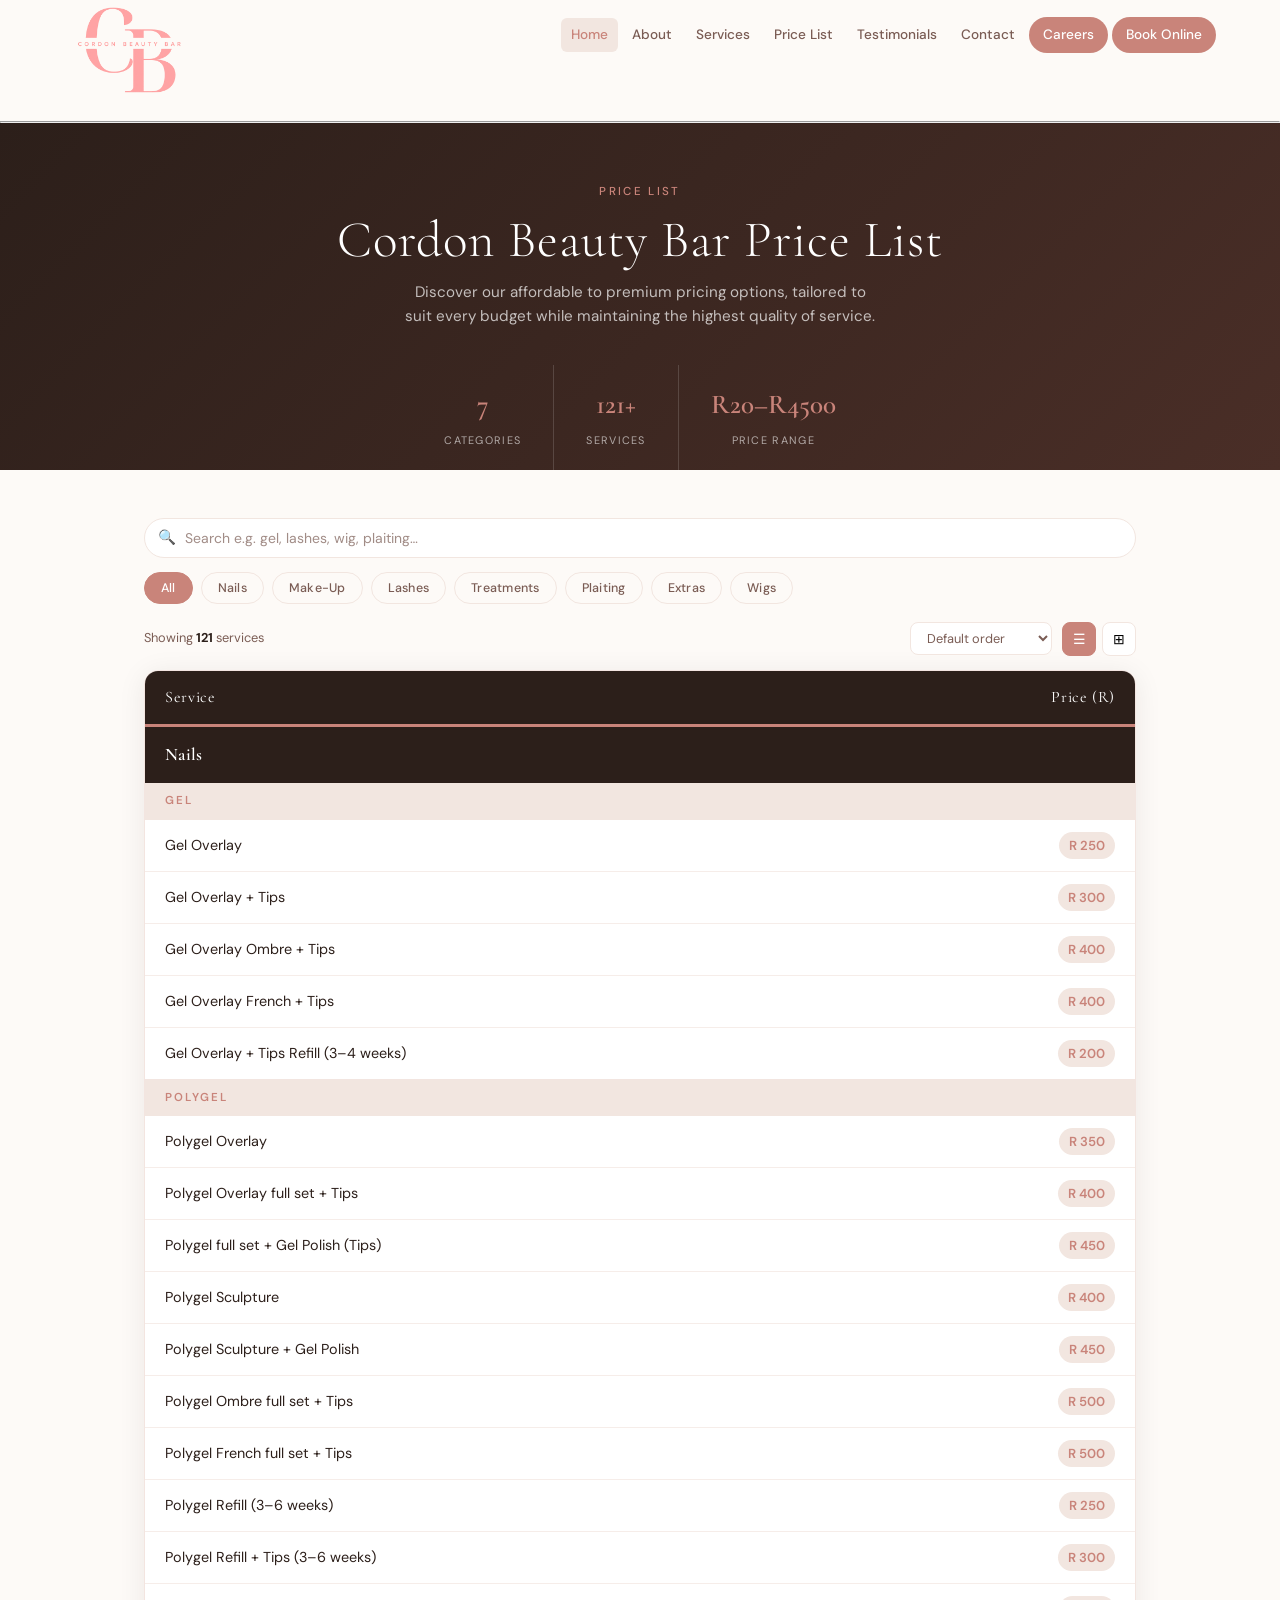
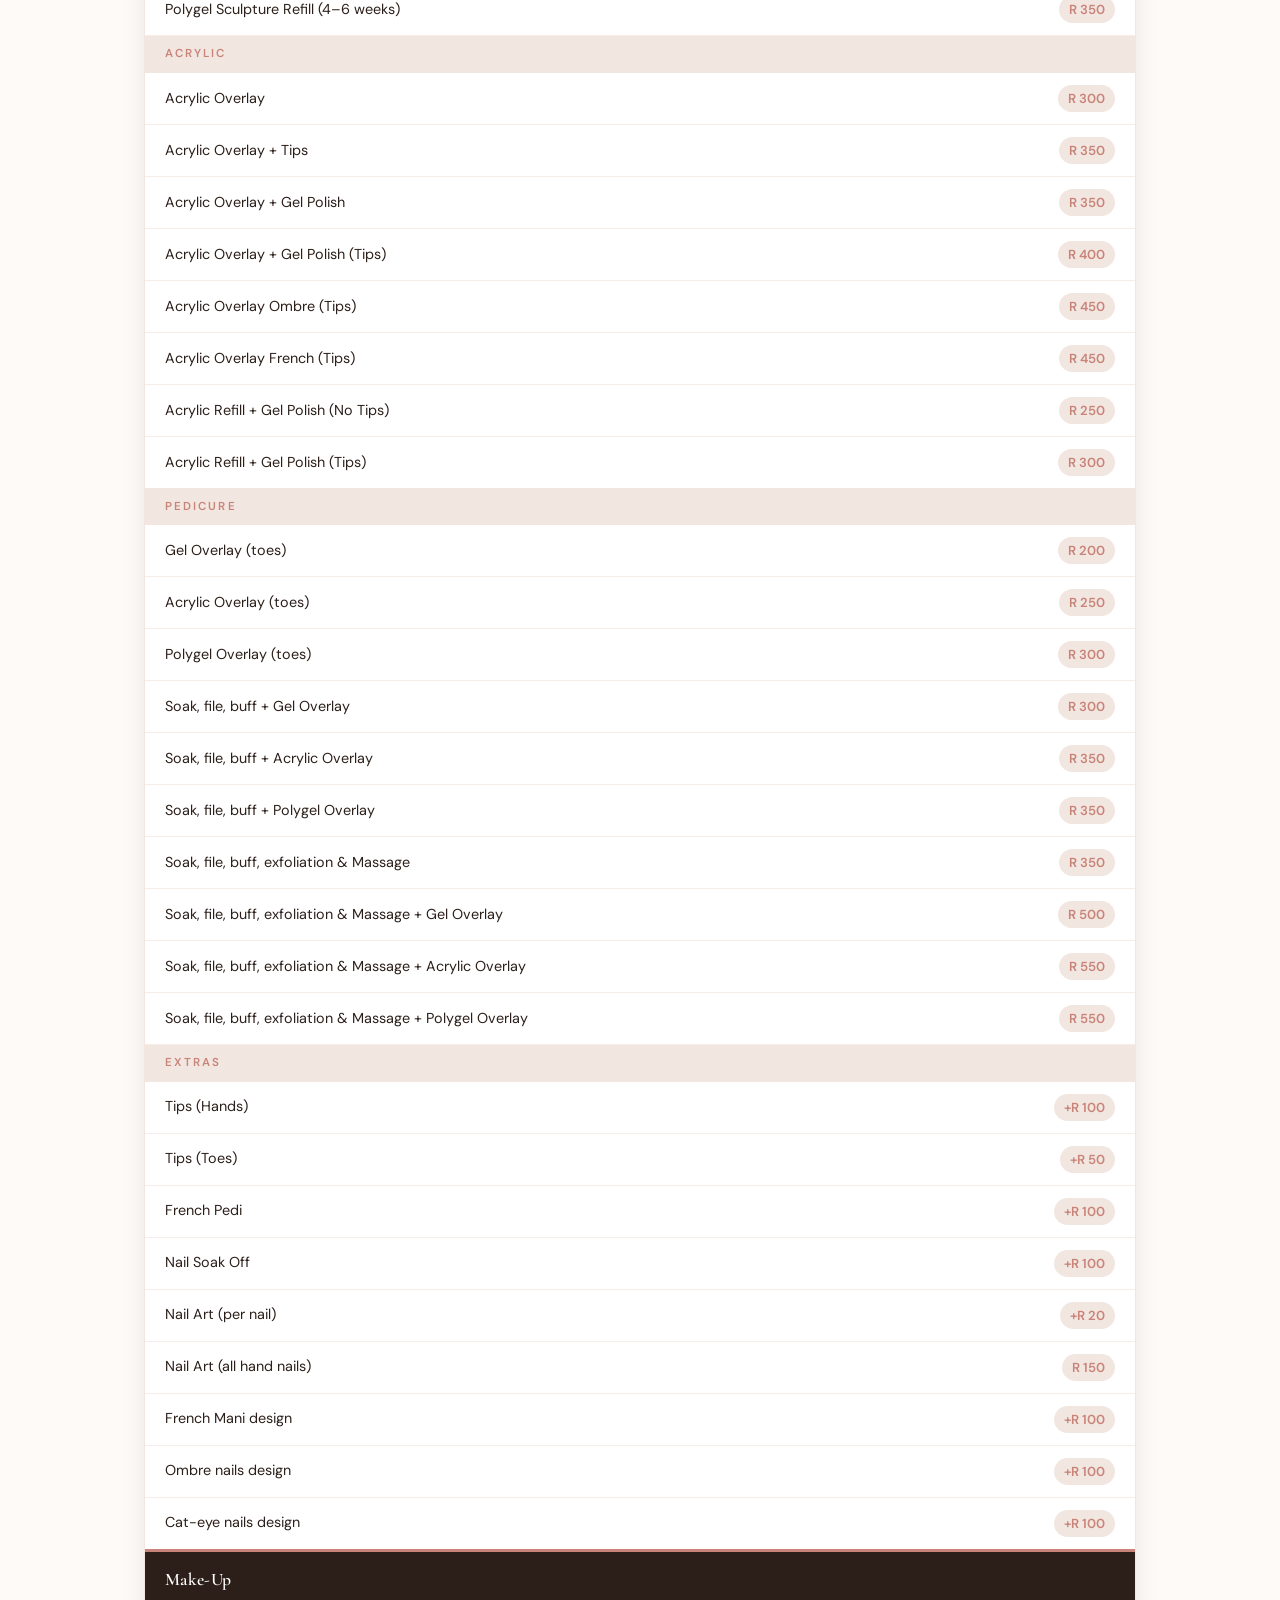
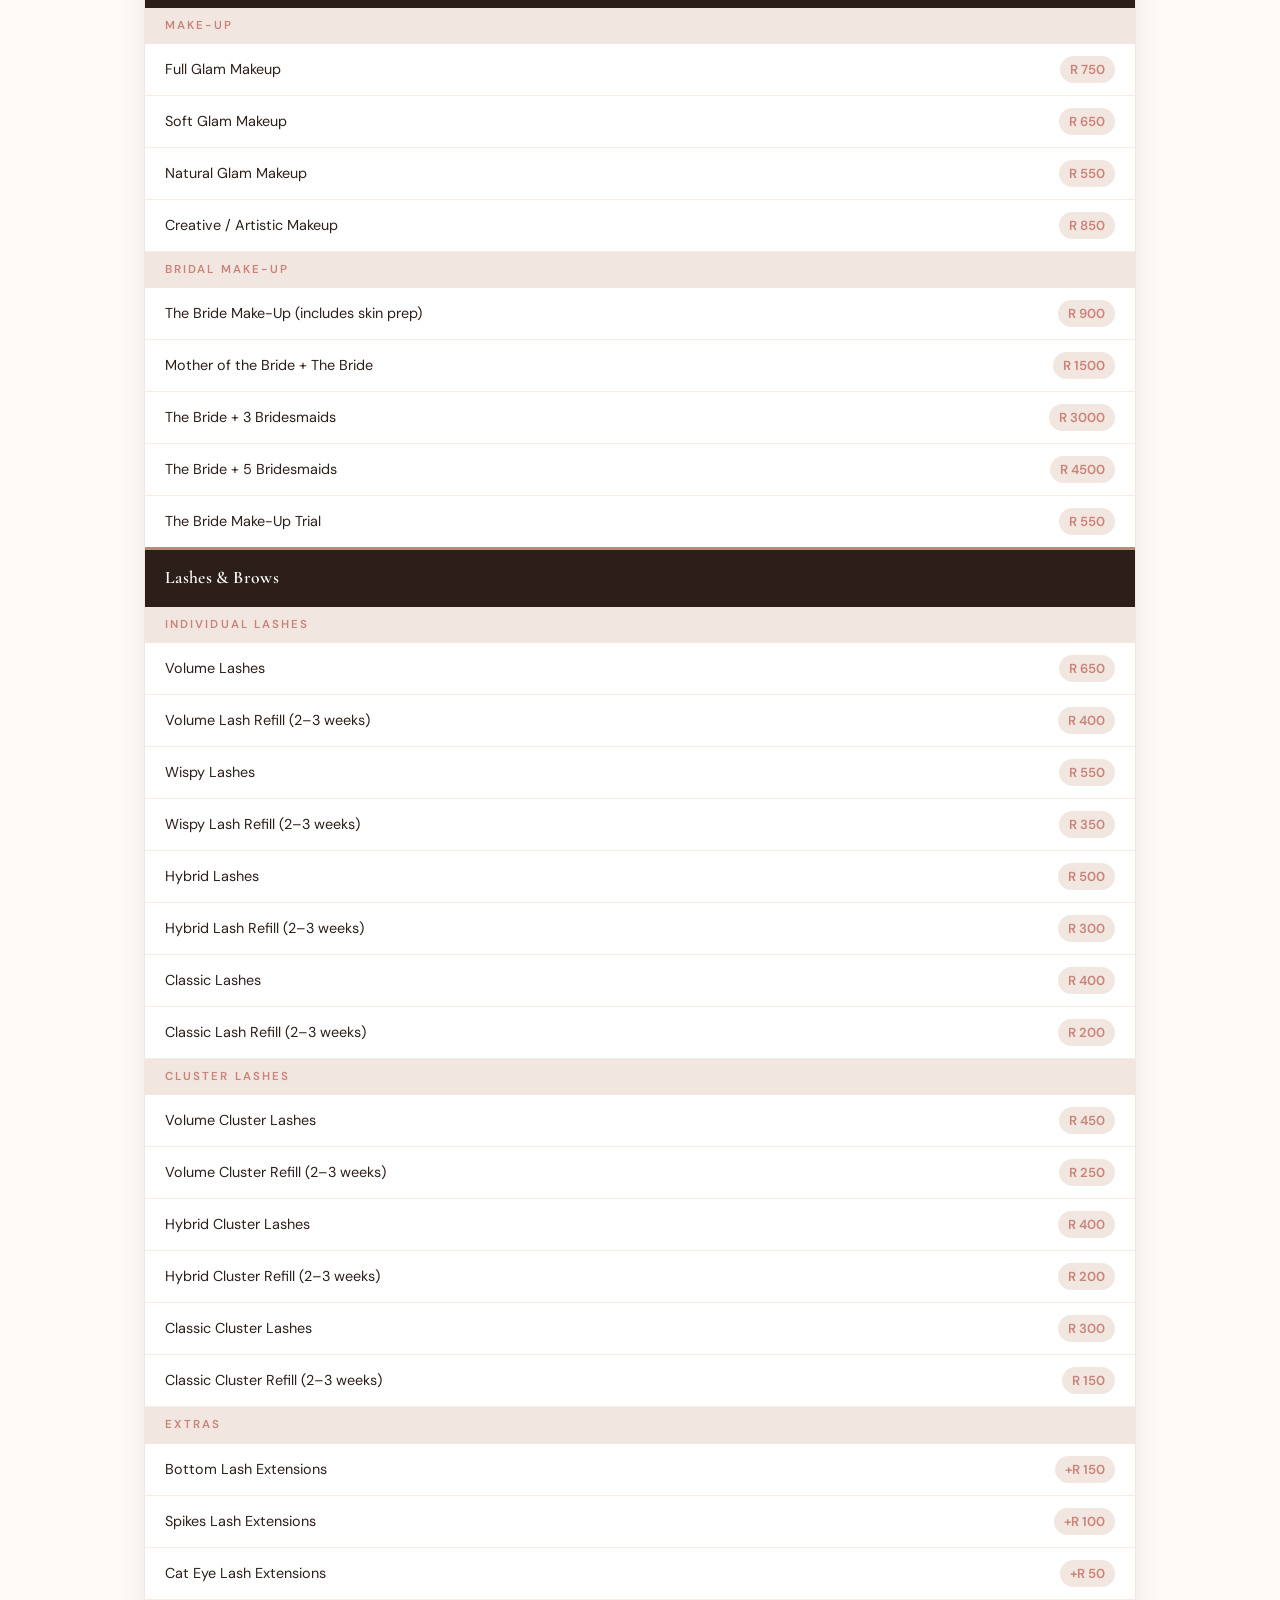
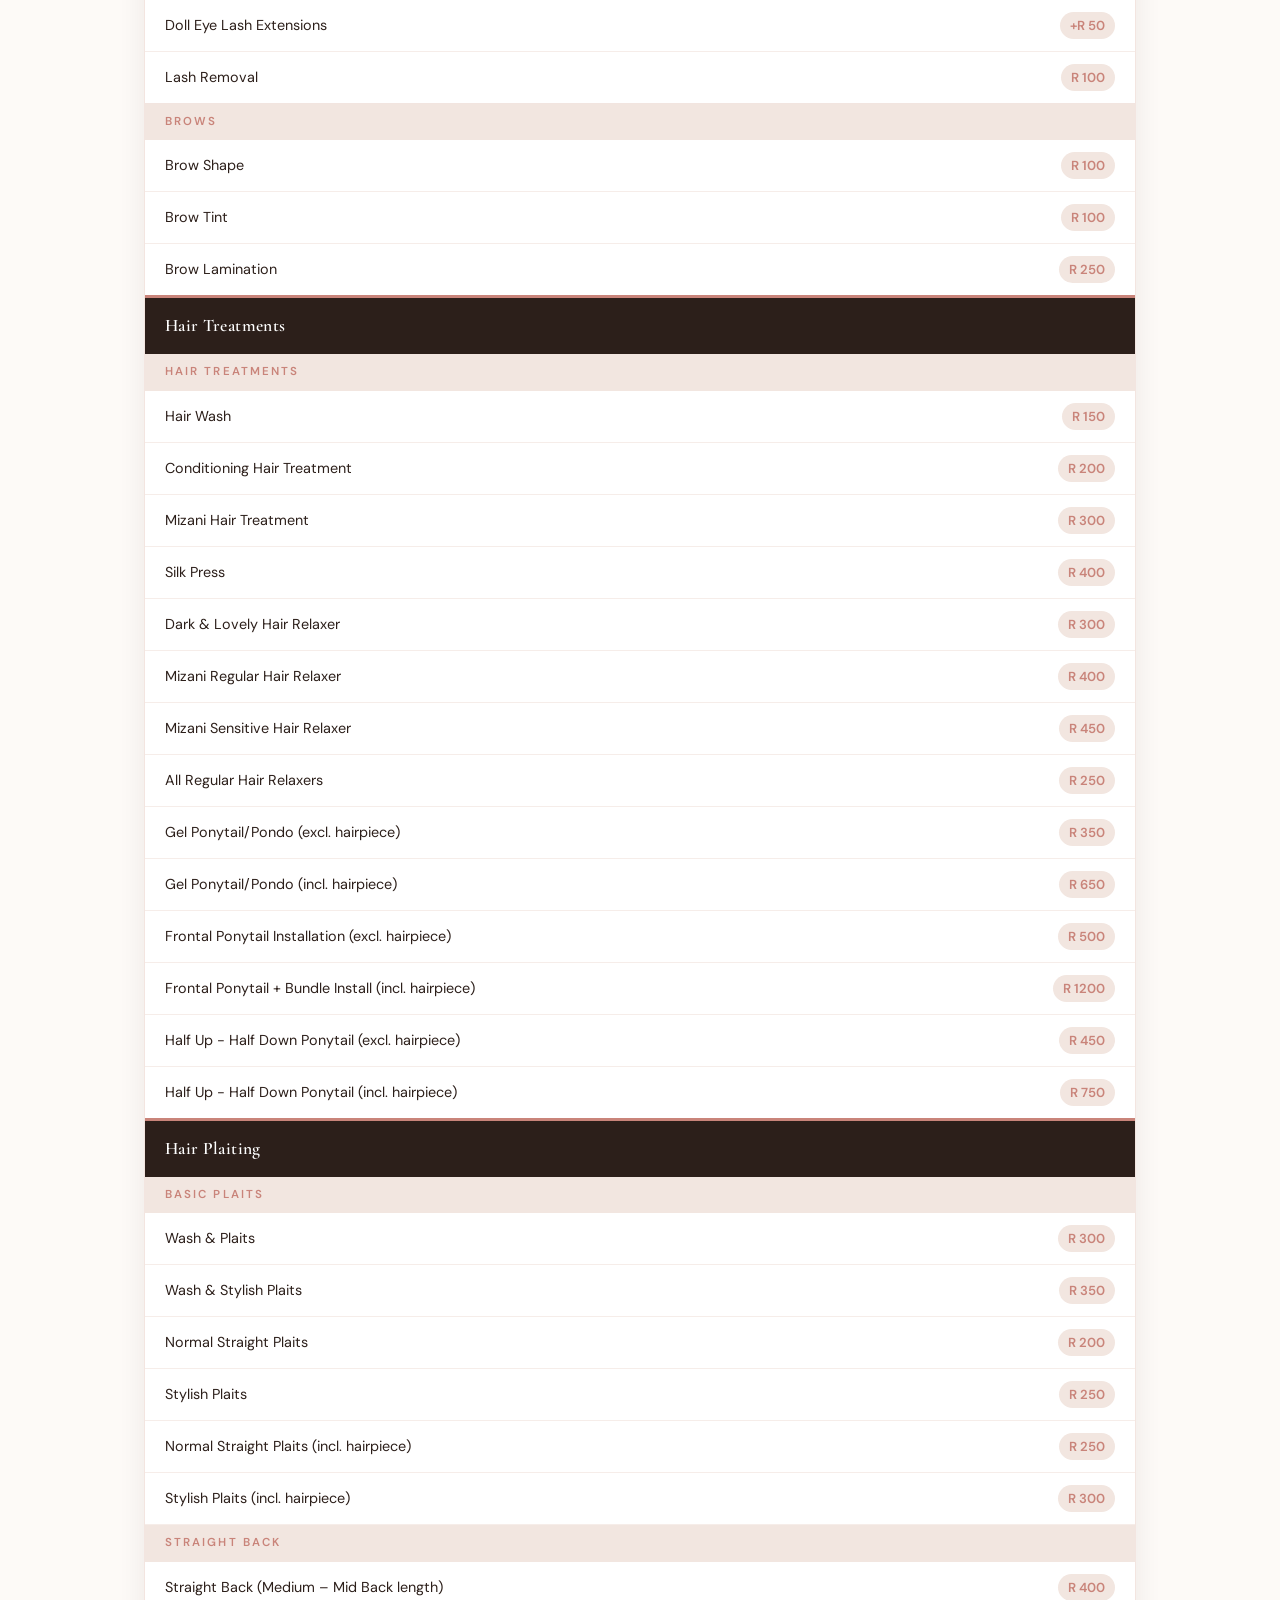
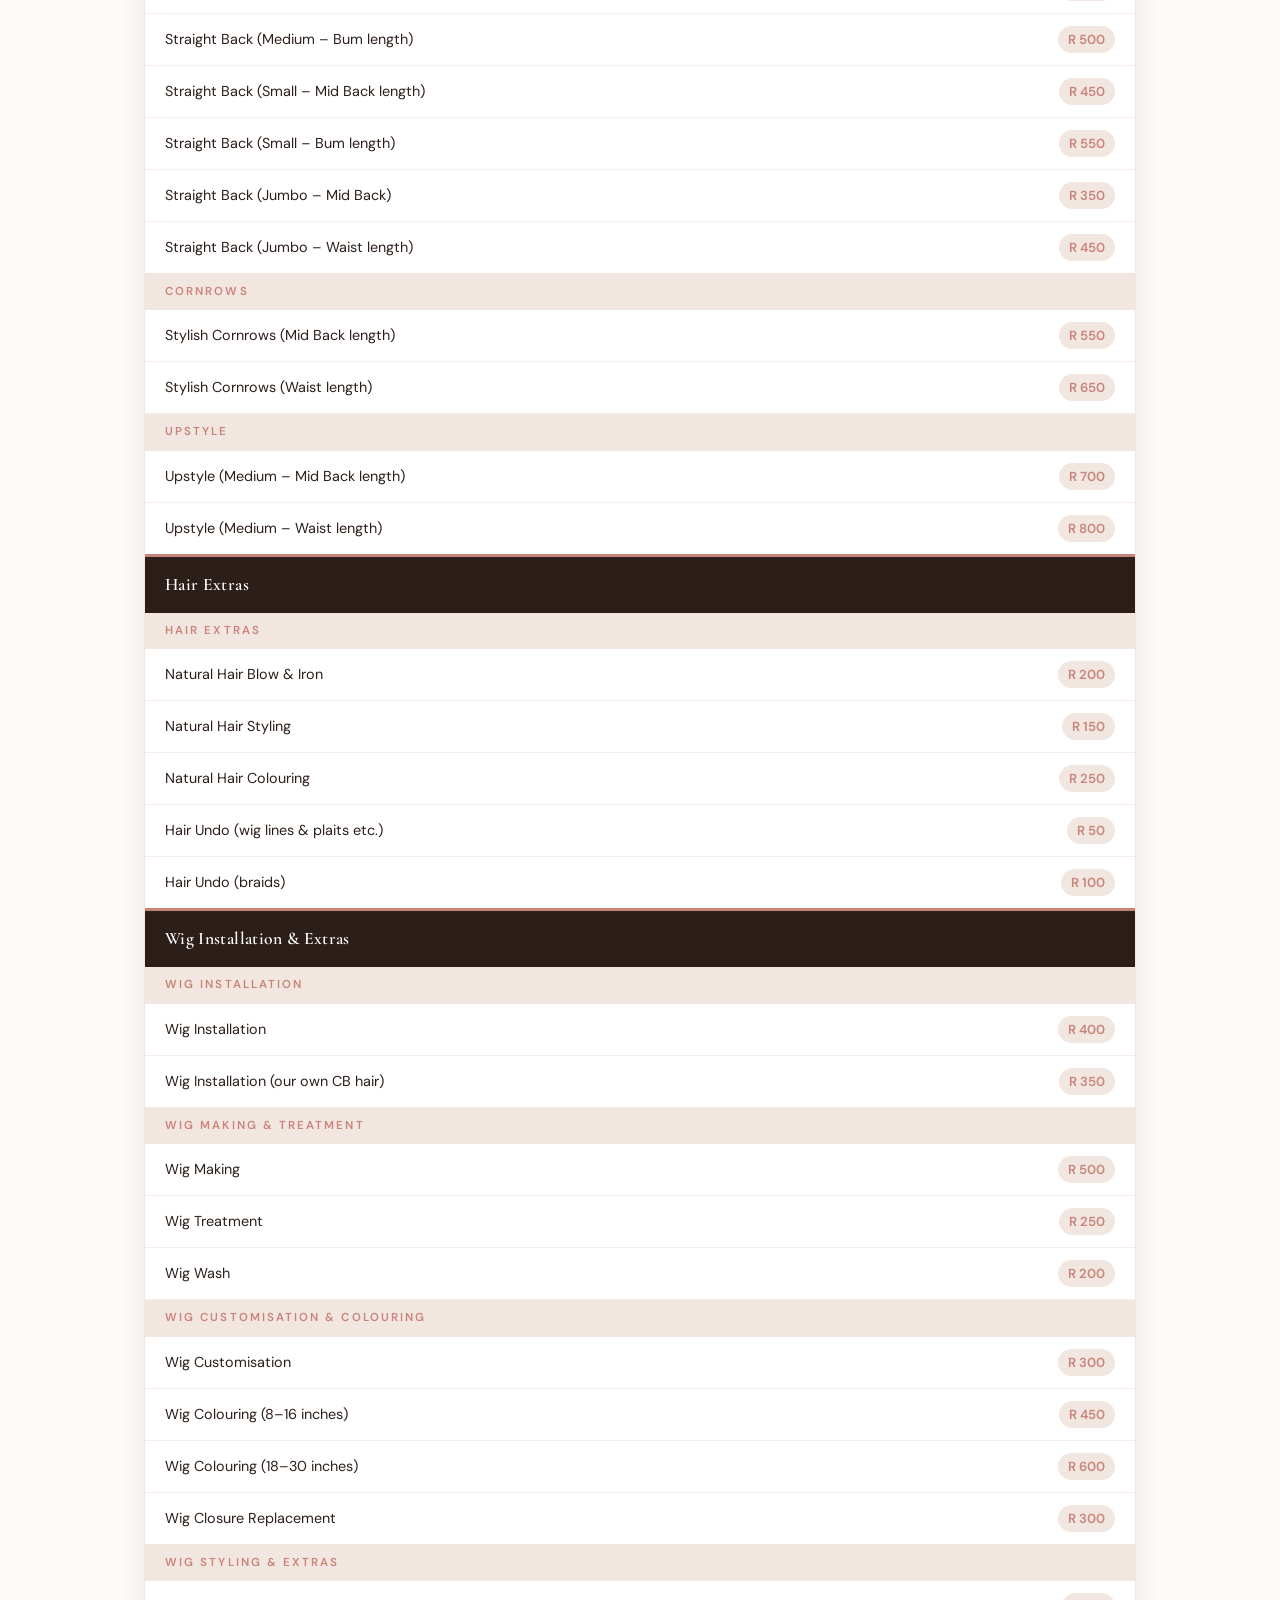
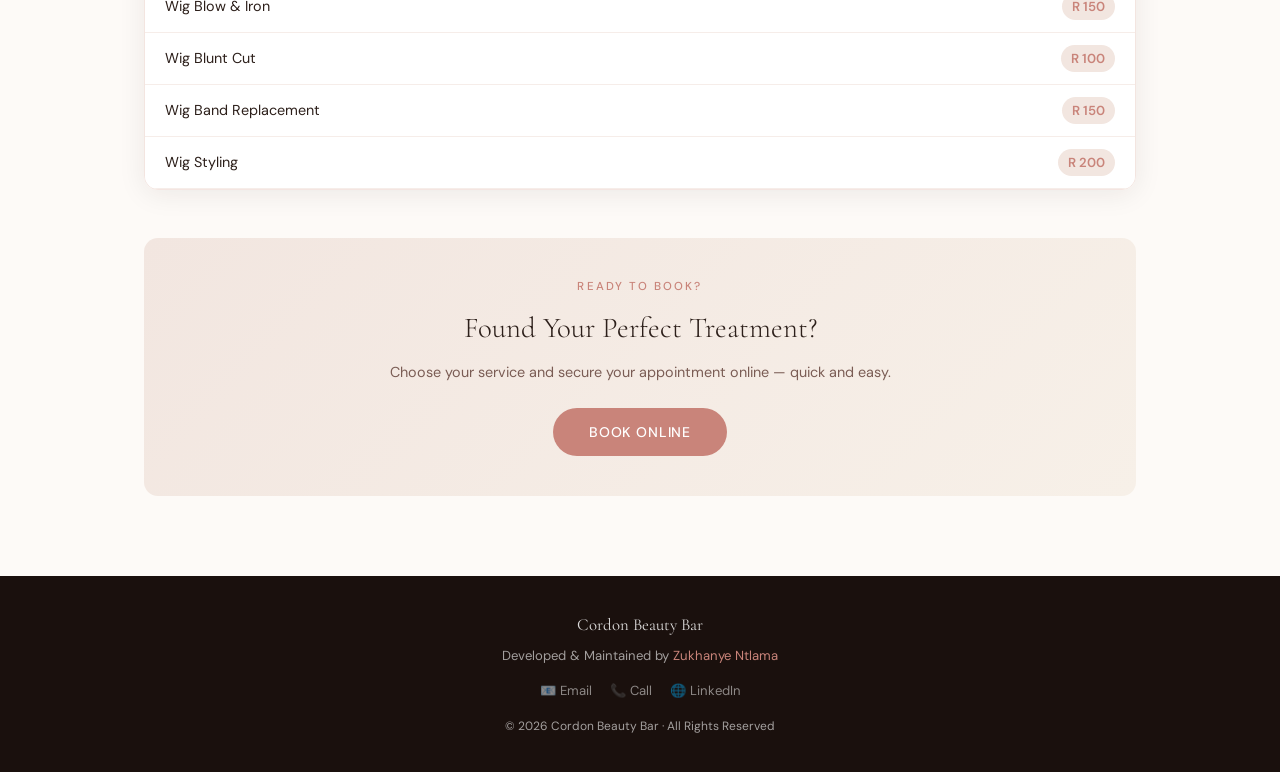
<file: pages/Pricelist.html>
<!DOCTYPE html>
<html lang="en">
<head>
  <meta charset="UTF-8">
  <meta name="viewport" content="width=device-width, initial-scale=1.0">
  <title>Cordon Beauty Bar | Full Price List</title>
  <link href="https://fonts.googleapis.com/css2?family=Cormorant+Garamond:wght@300;400;600&family=DM+Sans:wght@300;400;500&display=swap" rel="stylesheet">
  <style>
    /* ── Tokens ── */
    :root {
      --rose:      #C9847A;
      --blush:     #F2E6E0;
      --champagne: #F7F0E8;
      --bark:      #2C1F1A;
      --mink:      #7A5C54;
      --white:     #FDFAF7;
      --ff-display: 'Cormorant Garamond', Georgia, serif;
      --ff-body:    'DM Sans', system-ui, sans-serif;
      --radius:    14px;
      --tr: 0.3s cubic-bezier(0.4,0,0.2,1);
    }

    *, *::before, *::after { box-sizing: border-box; margin: 0; padding: 0; }
    html { scroll-behavior: smooth; }
    body {
      font-family: var(--ff-body);
      background: var(--white);
      color: var(--bark);
      font-size: 16px;
      line-height: 1.6;
      overflow-x: hidden;
    }
    a { text-decoration: none; color: inherit; }
    a:focus-visible, button:focus-visible, input:focus-visible, select:focus-visible {
      outline: 2px solid var(--rose); outline-offset: 2px;
    }

    /* ══════════════════════════════
       HEADER
    ══════════════════════════════ */
    header {
      position: sticky; top: 0; z-index: 100;
      background: var(--white);
      box-shadow: 0 1px 0 rgba(44,31,26,0.08);
    }
    .header-inner {
      max-width: 1200px; margin: 0 auto;
      padding: 0 24px; height: 70px;
      display: flex; align-items: center;
      justify-content: space-between; gap: 16px;
    }
    .logo-left { height: 140px; width: auto; display: block; }
    .header-inner .logo-left { height: 140px; }

    nav#navbar { display: flex; align-items: center; gap: 4px; flex-wrap: wrap; }
    .nav-link {
      font-size: 0.85rem; font-weight: 500; color: var(--mink);
      padding: 6px 10px; border-radius: 6px;
      transition: color var(--tr), background var(--tr); white-space: nowrap;
    }
    .nav-link:hover, .nav-link.active { color: var(--rose); background: var(--blush); }
    .nav-link.button {
      background: var(--rose); color: #fff;
      padding: 7px 14px; border-radius: 30px;
    }
    .nav-link.button:hover { background: var(--mink); color: #fff; }
    .nav-link.button.outline {
      background: transparent; color: var(--rose);
      border: 1.5px solid var(--rose);
    }
    .nav-link.button.outline:hover { background: var(--rose); color: #fff; }

    /* Hamburger */
    .hamburger {
      display: none; flex-direction: column;
      justify-content: space-between;
      width: 26px; height: 18px;
      cursor: pointer; background: none; border: none; padding: 0; z-index: 200;
    }
    .hamburger span {
      display: block; height: 2px; background: var(--bark);
      border-radius: 2px; transition: transform var(--tr), opacity var(--tr);
    }
    .hamburger.open span:nth-child(1) { transform: translateY(8px) rotate(45deg); }
    .hamburger.open span:nth-child(2) { opacity: 0; }
    .hamburger.open span:nth-child(3) { transform: translateY(-8px) rotate(-45deg); }

    /* Mobile nav overlay */
    .mobile-nav {
      display: none; position: fixed; inset: 0;
      background: var(--white); z-index: 150;
      flex-direction: column; align-items: center;
      justify-content: center; gap: 24px; padding: 40px 24px;
    }
    .mobile-nav.open { display: flex; }
    .mobile-nav .nav-link {
      font-size: 1.4rem; font-family: var(--ff-display);
      font-weight: 400; color: var(--bark);
      padding: 10px 0; letter-spacing: 0.03em; background: none;
    }
    .mobile-nav .nav-link.button {
      font-family: var(--ff-body); font-size: 1rem;
      padding: 12px 36px; border-radius: 30px;
      background: var(--rose); color: #fff;
    }

    /* ══════════════════════════════
       PAGE HERO
    ══════════════════════════════ */
    .page-hero {
      background: linear-gradient(135deg, var(--bark) 0%, #4a2e27 100%);
      padding: 60px 24px 0;
      text-align: center; color: #fff;
      position: relative; overflow: hidden;
    }
    .page-hero-eyebrow {
      font-size: 0.72rem; letter-spacing: 0.2em;
      text-transform: uppercase; color: var(--rose);
      font-weight: 500; margin-bottom: 10px;
    }
    .page-hero-title {
      font-family: var(--ff-display);
      font-size: clamp(2rem, 5vw, 3.2rem);
      font-weight: 300; letter-spacing: 0.02em;
      line-height: 1.1; margin-bottom: 12px;
    }
    .page-hero-sub {
      color: rgba(255,255,255,0.7);
      font-size: 0.95rem; max-width: 480px; margin: 0 auto;
    }

    /* Stats strip */
    .stats-strip {
      position: relative; margin-top: 36px;
      display: flex; justify-content: center; gap: 0;
      flex-wrap: wrap;
    }
    .stat {
      padding: 18px 32px; text-align: center;
      border-left: 1px solid rgba(255,255,255,0.15);
    }
    .stat:first-child { border-left: none; }
    .stat-num {
      display: block; font-family: var(--ff-display);
      font-size: 1.7rem; font-weight: 600; color: var(--rose);
    }
    .stat-label {
      font-size: 0.68rem; letter-spacing: 0.12em;
      text-transform: uppercase; color: rgba(255,255,255,0.6);
    }

    /* ══════════════════════════════
       MAIN LAYOUT
    ══════════════════════════════ */
    .main-wrap {
      max-width: 1040px; margin: 0 auto;
      padding: 48px 24px 80px;
    }

    /* ══════════════════════════════
       TOOLBAR
    ══════════════════════════════ */
    .toolbar {
      display: flex; gap: 12px; flex-wrap: wrap;
      align-items: center; margin-bottom: 14px;
    }
    .search-box {
      flex: 1; min-width: 200px; position: relative;
    }
    .search-box input {
      width: 100%; padding: 10px 16px 10px 40px;
      border: 1.5px solid var(--blush); border-radius: 30px;
      font-family: var(--ff-body); font-size: 0.875rem;
      background: #fff; color: var(--bark); outline: none;
      transition: border-color var(--tr);
    }
    .search-box input:focus { border-color: var(--rose); }
    .search-box input::placeholder { color: var(--mink); opacity: 0.7; }
    .search-icon {
      position: absolute; left: 14px; top: 50%;
      transform: translateY(-50%);
      font-size: 0.9rem; pointer-events: none; color: var(--mink);
    }
    .clear-btn {
      position: absolute; right: 14px; top: 50%;
      transform: translateY(-50%);
      background: none; border: none; cursor: pointer;
      color: var(--mink); font-size: 1rem; display: none;
      line-height: 1;
    }

    .filter-pills {
      display: flex; gap: 8px; flex-wrap: nowrap;
      overflow-x: auto; padding-bottom: 4px;
      margin-bottom: 14px; scrollbar-width: thin;
    }
    .filter-pills::-webkit-scrollbar { height: 4px; }
    .filter-pills::-webkit-scrollbar-thumb { background: var(--blush); border-radius: 10px; }
    .pill {
      font-size: 0.78rem; font-family: var(--ff-body);
      font-weight: 500; letter-spacing: 0.02em;
      padding: 7px 16px; border-radius: 30px;
      border: 1.5px solid var(--blush);
      background: transparent; color: var(--mink);
      cursor: pointer; white-space: nowrap; flex-shrink: 0;
      transition: background var(--tr), color var(--tr), border-color var(--tr);
    }
    .pill:hover { border-color: var(--rose); color: var(--rose); }
    .pill.active { background: var(--rose); border-color: var(--rose); color: #fff; }

    /* ══════════════════════════════
       SUMMARY BAR
    ══════════════════════════════ */
    .summary-bar {
      display: flex; align-items: center;
      justify-content: space-between;
      margin-bottom: 14px; flex-wrap: wrap; gap: 8px;
    }
    .result-count { font-size: 0.8rem; color: var(--mink); }
    .result-count strong { color: var(--bark); }
    .right-controls { display: flex; gap: 10px; align-items: center; }
    .sort-select {
      font-size: 0.8rem; font-family: var(--ff-body);
      padding: 6px 12px; border-radius: 8px;
      border: 1.5px solid var(--blush);
      background: #fff; color: var(--mink);
      outline: none; cursor: pointer;
      transition: border-color var(--tr);
    }
    .sort-select:focus { border-color: var(--rose); }

    .view-toggle { display: flex; gap: 6px; }
    .view-btn {
      width: 34px; height: 34px;
      border: 1.5px solid var(--blush); border-radius: 8px;
      background: #fff; cursor: pointer; font-size: 0.9rem;
      display: flex; align-items: center; justify-content: center;
      transition: background var(--tr), border-color var(--tr);
    }
    .view-btn.active { background: var(--rose); border-color: var(--rose); color: #fff; }

    /* ══════════════════════════════
       TABLE
    ══════════════════════════════ */
    .table-wrap {
      border-radius: var(--radius); overflow: hidden;
      border: 1px solid rgba(201,132,122,0.18);
      box-shadow: 0 4px 28px rgba(44,31,26,0.08);
    }
    table { width: 100%; border-collapse: collapse; font-size: 0.9rem; }

    thead th {
      background: var(--bark); color: #fff;
      padding: 14px 20px; text-align: left;
      font-family: var(--ff-display); font-size: 1rem;
      font-weight: 400; letter-spacing: 0.04em;
    }
    thead th.price-col { text-align: right; width: 130px; }

    tr.section-row td {
      background: var(--bark); color: #fff;
      font-family: var(--ff-display); font-size: 1.1rem;
      font-weight: 600; letter-spacing: 0.02em;
      padding: 14px 20px;
      border-top: 3px solid var(--rose);
    }
    tr.category-row td {
      background: var(--blush);
      color: var(--rose);
      font-size: 0.72rem; letter-spacing: 0.18em;
      text-transform: uppercase; font-weight: 600;
      padding: 9px 20px;
    }
    tr.price-row td {
      padding: 12px 20px;
      border-bottom: 1px solid rgba(242,230,224,0.7);
      background: #fff; vertical-align: middle;
      transition: background var(--tr);
    }
    tr.price-row:hover td { background: var(--champagne); }
    tr.price-row td.price-cell {
      text-align: right; font-weight: 600;
      color: var(--bark); white-space: nowrap;
    }
    tr.price-row td.price-cell span {
      display: inline-block;
      background: var(--blush); color: var(--rose);
      padding: 3px 10px; border-radius: 20px;
      font-size: 0.82rem; font-weight: 600;
    }
    .row-tag {
      display: block; font-size: 0.66rem; letter-spacing: 0.1em;
      text-transform: uppercase; color: var(--rose);
      font-weight: 600; margin-bottom: 2px;
    }

    /* No results */
    .no-results {
      text-align: center; padding: 48px 24px;
      color: var(--mink); font-size: 0.95rem; display: none;
    }
    .no-results.show { display: block; }

    /* ══════════════════════════════
       CARD VIEW (mobile alternative)
    ══════════════════════════════ */
    .card-view { display: none; gap: 14px; flex-direction: column; }
    .price-card {
      background: #fff; border-radius: var(--radius);
      border: 1px solid rgba(201,132,122,0.16);
      padding: 18px 20px;
      display: flex; justify-content: space-between; align-items: center;
      box-shadow: 0 2px 12px rgba(44,31,26,0.06);
      gap: 12px;
    }
    .price-card-info { flex: 1; }
    .price-card-cat {
      font-size: 0.65rem; letter-spacing: 0.1em;
      text-transform: uppercase; color: var(--rose);
      font-weight: 500; margin-bottom: 4px;
    }
    .price-card-name {
      font-size: 0.92rem; font-weight: 500; color: var(--bark);
    }
    .price-card-price {
      background: var(--blush); color: var(--rose);
      padding: 5px 14px; border-radius: 20px;
      font-size: 0.85rem; font-weight: 600;
      white-space: nowrap;
    }
    .no-results-cards { display: none; text-align: center; padding: 32px 0; color: var(--mink); }

    /* ══════════════════════════════
       BOOK CTA
    ══════════════════════════════ */
    .book-cta {
      margin-top: 48px;
      background: linear-gradient(135deg, var(--blush) 0%, var(--champagne) 100%);
      border-radius: var(--radius); padding: 40px 32px; text-align: center;
    }
    .book-cta p.eyebrow {
      font-size: 0.72rem; letter-spacing: 0.18em;
      text-transform: uppercase; color: var(--rose);
      font-weight: 500; margin-bottom: 8px;
    }
    .book-cta h3 {
      font-family: var(--ff-display); font-size: 1.8rem;
      font-weight: 300; color: var(--bark); margin-bottom: 10px;
    }
    .book-cta p.sub {
      color: var(--mink); font-size: 0.9rem; margin-bottom: 24px;
    }
    .book-btn {
      display: inline-block; padding: 13px 36px;
      background: var(--rose); color: #fff; border-radius: 30px;
      font-size: 0.875rem; font-weight: 500;
      letter-spacing: 0.06em; text-transform: uppercase;
      transition: background var(--tr), transform var(--tr);
    }
    .book-btn:hover { background: var(--mink); transform: translateY(-2px); }

    /* ══════════════════════════════
       FOOTER
    ══════════════════════════════ */
    footer {
      background: #1a100d; color: rgba(255,255,255,0.6);
      padding: 36px 24px; text-align: center; font-size: 0.82rem;
    }
    footer .footer-brand {
      font-family: var(--ff-display); font-size: 1.05rem;
      color: rgba(255,255,255,0.85); margin-bottom: 6px;
    }
    footer .footer-credit { margin-bottom: 14px; }
    footer .footer-highlight { color: var(--rose); }
    .footer-social { display: flex; justify-content: center; gap: 18px; flex-wrap: wrap; }
    .footer-link { color: rgba(255,255,255,0.5); transition: color var(--tr); }
    .footer-link:hover { color: var(--rose); }

    /* ══════════════════════════════
       SCROLL TO TOP
    ══════════════════════════════ */
    #scroll-top {
      position: fixed; bottom: 28px; right: 28px;
      width: 46px; height: 46px; background: var(--rose);
      color: #fff; border: none; border-radius: 50%; font-size: 1.2rem;
      cursor: pointer; box-shadow: 0 4px 16px rgba(201,132,122,0.4);
      display: flex; align-items: center; justify-content: center;
      opacity: 0; pointer-events: none;
      transition: opacity var(--tr), transform var(--tr); z-index: 90;
    }
    #scroll-top.visible { opacity: 1; pointer-events: auto; }
    #scroll-top:hover { transform: scale(1.1); }

    /* ══════════════════════════════
       RESPONSIVE
    ══════════════════════════════ */
    @media (max-width: 768px) {
      nav#navbar { display: none; }
      .hamburger { display: flex; }
      .toolbar { flex-direction: column; align-items: stretch; }
      .stats-strip { gap: 0; }
      .stat { padding: 14px 18px; }
      .stat-num { font-size: 1.4rem; }
      /* Switch to card view on mobile */
      .table-wrap { display: none; }
      .card-view { display: flex; }
      .no-results { display: none !important; }
      .book-cta { padding: 28px 20px; }
    }
    @media (max-width: 480px) {
      .logo-left { height: 34px; }
      .header-inner { height: 60px; }
    }
    @media (max-width: 420px) {
      .stat { padding: 12px 14px; }
      .stat-label { font-size: 0.6rem; }
    }
    @media (prefers-reduced-motion: reduce) {
      *, *::before, *::after { transition: none !important; }
    }
  </style>
</head>
<body>

 <!-- ── Header ── -->
  <header id="main-header">
    <div class="header-inner">
      <a href="./index.html" aria-label="Cordon Beauty Bar home">
        <br>
        <img src="../cordon images/cordon logo 23.png" alt="Cordon Beauty Bar Logo" class="logo-left">
      </a>
      <nav id="navbar" aria-label="Main navigation">
        <a href="../index.html" class="nav-link active">Home</a>
        <a href="./About.html" class="nav-link">About</a>
        <a href="./Services.html" class="nav-link">Services</a>
        <a href="./Pricelist.html" class="nav-link">Price List</a>
        <a href="./Testimonials.html" class="nav-link">Testimonials</a>
        <a href="./Contact.html" class="nav-link">Contact</a>
        <a href="./Careers.html" class="nav-link button">Careers</a>
        <a href="./Book-online.html" class="nav-link button">Book Online</a>
      </nav>
      <button class="hamburger" id="hamburger" aria-label="Toggle navigation menu" aria-expanded="false" aria-controls="navbar">
        <span></span><span></span><span></span>
      </button>
    </div>
    <br>
    <br>
    <hr class="divider">
  </header>
  

  <!-- ── Mobile Nav Overlay ── -->
  <nav class="mobile-nav" id="mobile-nav" aria-label="Mobile navigation">
    <a href="../index.html" class="nav-link">Home</a>
    <a href="./About.html" class="nav-link">About</a>
    <a href="./Services.html" class="nav-link">Services</a>
    <a href="./Pricelist.html" class="nav-link active">Price List</a>
    <a href="./Testimonials.html" class="nav-link">Testimonials</a>
    <a href="./Contact.html" class="nav-link">Contact</a>
    <a href="./Careers.html" class="nav-link">Careers</a>
    <a href="./Book-online.html" class="nav-link button">Book Online</a>
  </nav>

  <!-- ── Page Hero ── -->
  <div class="page-hero">
    <p class="page-hero-eyebrow">Price List</p>
    <h1 class="page-hero-title">Cordon Beauty Bar Price List</h1>
    <p class="page-hero-sub">Discover our affordable to premium pricing options, tailored to suit every budget while maintaining the highest quality of service.</p>
    <div class="stats-strip">
      <div class="stat"><span class="stat-num" id="stat-sections">–</span><span class="stat-label">Categories</span></div>
      <div class="stat"><span class="stat-num" id="stat-services">–</span><span class="stat-label">Services</span></div>
      <div class="stat"><span class="stat-num" id="stat-range">–</span><span class="stat-label">Price Range</span></div>
    </div>
  </div>

  <!-- ── Main Content ── -->
  <main class="main-wrap">

    <!-- Toolbar -->
    <div class="toolbar">
      <div class="search-box">
        <span class="search-icon">🔍</span>
        <input type="search" id="search-input" placeholder="Search e.g. gel, lashes, wig, plaiting…" autocomplete="off">
        <button class="clear-btn" id="clear-btn" aria-label="Clear search">✕</button>
      </div>
    </div>
    <div class="filter-pills" role="group" aria-label="Filter by category" id="filter-pills"></div>

    <!-- Summary bar -->
    <div class="summary-bar">
      <p class="result-count" id="result-count"></p>
      <div class="right-controls">
        <select class="sort-select" id="sort-select" aria-label="Sort prices">
          <option value="default">Default order</option>
          <option value="asc">Price: low → high</option>
          <option value="desc">Price: high → low</option>
        </select>
        <div class="view-toggle" id="view-toggle" aria-label="Toggle view">
          <button class="view-btn active" id="btn-table" title="Table view" aria-pressed="true">☰</button>
          <button class="view-btn" id="btn-cards" title="Card view" aria-pressed="false">⊞</button>
        </div>
      </div>
    </div>

    <!-- Table view -->
    <div class="table-wrap" id="table-wrap">
      <table id="price-table" aria-label="Full price list">
        <thead>
          <tr>
            <th class="service-col">Service</th>
            <th class="price-col">Price (R)</th>
          </tr>
        </thead>
        <tbody id="table-body"></tbody>
      </table>
      <div class="no-results" id="no-results">
        No services found for "<span id="no-results-term"></span>". Try a different search or filter.
      </div>
    </div>

    <!-- Card view (mobile & toggle) -->
    <div class="card-view" id="card-view"></div>
    <p class="no-results-cards" id="no-results-cards">
      No services found. Try a different search or filter.
    </p>

    <!-- Book CTA -->
    <div class="book-cta">
      <p class="eyebrow">Ready to book?</p>
      <h3>Found Your Perfect Treatment?</h3>
      <p class="sub">Choose your service and secure your appointment online — quick and easy.</p>
      <a href="./Book-online.html" class="book-btn">Book Online</a>
    </div>

  </main>

  <!-- ── Footer ── -->
  <footer id="footer">
    <div class="footer-container">
      <p class="footer-brand">Cordon Beauty Bar</p>
      <p class="footer-credit">
        Developed &amp; Maintained by <span class="footer-highlight">Zukhanye Ntlama</span>
      </p>
      <div class="footer-social">
        <a href="mailto:info@cordonbeauty.co.za" class="footer-link">📧 Email</a>
        <a href="tel:+27213566776" class="footer-link">📞 Call</a>
        <a href="https://www.linkedin.com/in/zukhanye-ntlama" target="_blank" rel="noopener" class="footer-link">🌐 LinkedIn</a>
      </div>
      <p style="margin-top:16px;font-size:0.75rem;">© 2026 Cordon Beauty Bar · All Rights Reserved</p>
    </div>
  </footer>

  <!-- ── Scroll to top ── -->
  <button id="scroll-top" aria-label="Scroll to top">↑</button>

  <!-- ════════════════════════════
       JAVASCRIPT
  ════════════════════════════ -->
  <script>
    /* ── Data ── */
    const priceData = [
      /* ───────── Nails ───────── */
      { section: 'Nails', category: 'Gel', service: 'Gel Overlay', price: 250 },
      { section: 'Nails', category: 'Gel', service: 'Gel Overlay + Tips', price: 300 },
      { section: 'Nails', category: 'Gel', service: 'Gel Overlay Ombre + Tips', price: 400 },
      { section: 'Nails', category: 'Gel', service: 'Gel Overlay French + Tips', price: 400 },
      { section: 'Nails', category: 'Gel', service: 'Gel Overlay + Tips Refill (3–4 weeks)', price: 200 },

      { section: 'Nails', category: 'Polygel', service: 'Polygel Overlay', price: 350 },
      { section: 'Nails', category: 'Polygel', service: 'Polygel Overlay full set + Tips', price: 400 },
      { section: 'Nails', category: 'Polygel', service: 'Polygel full set + Gel Polish (Tips)', price: 450 },
      { section: 'Nails', category: 'Polygel', service: 'Polygel Sculpture', price: 400 },
      { section: 'Nails', category: 'Polygel', service: 'Polygel Sculpture + Gel Polish', price: 450 },
      { section: 'Nails', category: 'Polygel', service: 'Polygel Ombre full set + Tips', price: 500 },
      { section: 'Nails', category: 'Polygel', service: 'Polygel French full set + Tips', price: 500 },
      { section: 'Nails', category: 'Polygel', service: 'Polygel Refill (3–6 weeks)', price: 250 },
      { section: 'Nails', category: 'Polygel', service: 'Polygel Refill + Tips (3–6 weeks)', price: 300 },
      { section: 'Nails', category: 'Polygel', service: 'Polygel Sculpture Refill (4–6 weeks)', price: 350 },

      { section: 'Nails', category: 'Acrylic', service: 'Acrylic Overlay', price: 300 },
      { section: 'Nails', category: 'Acrylic', service: 'Acrylic Overlay + Tips', price: 350 },
      { section: 'Nails', category: 'Acrylic', service: 'Acrylic Overlay + Gel Polish', price: 350 },
      { section: 'Nails', category: 'Acrylic', service: 'Acrylic Overlay + Gel Polish (Tips)', price: 400 },
      { section: 'Nails', category: 'Acrylic', service: 'Acrylic Overlay Ombre (Tips)', price: 450 },
      { section: 'Nails', category: 'Acrylic', service: 'Acrylic Overlay French (Tips)', price: 450 },
      { section: 'Nails', category: 'Acrylic', service: 'Acrylic Refill + Gel Polish (No Tips)', price: 250 },
      { section: 'Nails', category: 'Acrylic', service: 'Acrylic Refill + Gel Polish (Tips)', price: 300 },

      { section: 'Nails', category: 'Pedicure', service: 'Gel Overlay (toes)', price: 200 },
      { section: 'Nails', category: 'Pedicure', service: 'Acrylic Overlay (toes)', price: 250 },
      { section: 'Nails', category: 'Pedicure', service: 'Polygel Overlay (toes)', price: 300 },
      { section: 'Nails', category: 'Pedicure', service: 'Soak, file, buff + Gel Overlay', price: 300 },
      { section: 'Nails', category: 'Pedicure', service: 'Soak, file, buff + Acrylic Overlay', price: 350 },
      { section: 'Nails', category: 'Pedicure', service: 'Soak, file, buff + Polygel Overlay', price: 350 },
      { section: 'Nails', category: 'Pedicure', service: 'Soak, file, buff, exfoliation & Massage', price: 350 },
      { section: 'Nails', category: 'Pedicure', service: 'Soak, file, buff, exfoliation & Massage + Gel Overlay', price: 500 },
      { section: 'Nails', category: 'Pedicure', service: 'Soak, file, buff, exfoliation & Massage + Acrylic Overlay', price: 550 },
      { section: 'Nails', category: 'Pedicure', service: 'Soak, file, buff, exfoliation & Massage + Polygel Overlay', price: 550 },

      { section: 'Nails', category: 'Extras', service: 'Tips (Hands)', price: 100, prefix: '+' },
      { section: 'Nails', category: 'Extras', service: 'Tips (Toes)', price: 50, prefix: '+' },
      { section: 'Nails', category: 'Extras', service: 'French Pedi', price: 100, prefix: '+' },
      { section: 'Nails', category: 'Extras', service: 'Nail Soak Off', price: 100, prefix: '+' },
      { section: 'Nails', category: 'Extras', service: 'Nail Art (per nail)', price: 20, prefix: '+' },
      { section: 'Nails', category: 'Extras', service: 'Nail Art (all hand nails)', price: 150 },
      { section: 'Nails', category: 'Extras', service: 'French Mani design', price: 100, prefix: '+' },
      { section: 'Nails', category: 'Extras', service: 'Ombre nails design', price: 100, prefix: '+' },
      { section: 'Nails', category: 'Extras', service: 'Cat-eye nails design', price: 100, prefix: '+' },

      /* ───────── Make-Up ───────── */
      { section: 'Make-Up', category: 'Make-Up', service: 'Full Glam Makeup', price: 750 },
      { section: 'Make-Up', category: 'Make-Up', service: 'Soft Glam Makeup', price: 650 },
      { section: 'Make-Up', category: 'Make-Up', service: 'Natural Glam Makeup', price: 550 },
      { section: 'Make-Up', category: 'Make-Up', service: 'Creative / Artistic Makeup', price: 850 },

      { section: 'Make-Up', category: 'Bridal Make-Up', service: 'The Bride Make-Up (includes skin prep)', price: 900 },
      { section: 'Make-Up', category: 'Bridal Make-Up', service: 'Mother of the Bride + The Bride', price: 1500 },
      { section: 'Make-Up', category: 'Bridal Make-Up', service: 'The Bride + 3 Bridesmaids', price: 3000 },
      { section: 'Make-Up', category: 'Bridal Make-Up', service: 'The Bride + 5 Bridesmaids', price: 4500 },
      { section: 'Make-Up', category: 'Bridal Make-Up', service: 'The Bride Make-Up Trial', price: 550 },

      /* ───────── Lashes & Brows ───────── */
      { section: 'Lashes & Brows', category: 'Individual Lashes', service: 'Volume Lashes', price: 650 },
      { section: 'Lashes & Brows', category: 'Individual Lashes', service: 'Volume Lash Refill (2–3 weeks)', price: 400 },
      { section: 'Lashes & Brows', category: 'Individual Lashes', service: 'Wispy Lashes', price: 550 },
      { section: 'Lashes & Brows', category: 'Individual Lashes', service: 'Wispy Lash Refill (2–3 weeks)', price: 350 },
      { section: 'Lashes & Brows', category: 'Individual Lashes', service: 'Hybrid Lashes', price: 500 },
      { section: 'Lashes & Brows', category: 'Individual Lashes', service: 'Hybrid Lash Refill (2–3 weeks)', price: 300 },
      { section: 'Lashes & Brows', category: 'Individual Lashes', service: 'Classic Lashes', price: 400 },
      { section: 'Lashes & Brows', category: 'Individual Lashes', service: 'Classic Lash Refill (2–3 weeks)', price: 200 },

      { section: 'Lashes & Brows', category: 'Cluster Lashes', service: 'Volume Cluster Lashes', price: 450 },
      { section: 'Lashes & Brows', category: 'Cluster Lashes', service: 'Volume Cluster Refill (2–3 weeks)', price: 250 },
      { section: 'Lashes & Brows', category: 'Cluster Lashes', service: 'Hybrid Cluster Lashes', price: 400 },
      { section: 'Lashes & Brows', category: 'Cluster Lashes', service: 'Hybrid Cluster Refill (2–3 weeks)', price: 200 },
      { section: 'Lashes & Brows', category: 'Cluster Lashes', service: 'Classic Cluster Lashes', price: 300 },
      { section: 'Lashes & Brows', category: 'Cluster Lashes', service: 'Classic Cluster Refill (2–3 weeks)', price: 150 },

      { section: 'Lashes & Brows', category: 'Extras', service: 'Bottom Lash Extensions', price: 150, prefix: '+' },
      { section: 'Lashes & Brows', category: 'Extras', service: 'Spikes Lash Extensions', price: 100, prefix: '+' },
      { section: 'Lashes & Brows', category: 'Extras', service: 'Cat Eye Lash Extensions', price: 50, prefix: '+' },
      { section: 'Lashes & Brows', category: 'Extras', service: 'Doll Eye Lash Extensions', price: 50, prefix: '+' },
      { section: 'Lashes & Brows', category: 'Extras', service: 'Lash Removal', price: 100 },

      { section: 'Lashes & Brows', category: 'Brows', service: 'Brow Shape', price: 100 },
      { section: 'Lashes & Brows', category: 'Brows', service: 'Brow Tint', price: 100 },
      { section: 'Lashes & Brows', category: 'Brows', service: 'Brow Lamination', price: 250 },

      /* ───────── Hair Treatments ───────── */
      { section: 'Hair Treatments', category: 'Hair Treatments', service: 'Hair Wash', price: 150 },
      { section: 'Hair Treatments', category: 'Hair Treatments', service: 'Conditioning Hair Treatment', price: 200 },
      { section: 'Hair Treatments', category: 'Hair Treatments', service: 'Mizani Hair Treatment', price: 300 },
      { section: 'Hair Treatments', category: 'Hair Treatments', service: 'Silk Press', price: 400 },
      { section: 'Hair Treatments', category: 'Hair Treatments', service: 'Dark & Lovely Hair Relaxer', price: 300 },
      { section: 'Hair Treatments', category: 'Hair Treatments', service: 'Mizani Regular Hair Relaxer', price: 400 },
      { section: 'Hair Treatments', category: 'Hair Treatments', service: 'Mizani Sensitive Hair Relaxer', price: 450 },
      { section: 'Hair Treatments', category: 'Hair Treatments', service: 'All Regular Hair Relaxers', price: 250 },
      { section: 'Hair Treatments', category: 'Hair Treatments', service: 'Gel Ponytail/Pondo (excl. hairpiece)', price: 350 },
      { section: 'Hair Treatments', category: 'Hair Treatments', service: 'Gel Ponytail/Pondo (incl. hairpiece)', price: 650 },
      { section: 'Hair Treatments', category: 'Hair Treatments', service: 'Frontal Ponytail Installation (excl. hairpiece)', price: 500 },
      { section: 'Hair Treatments', category: 'Hair Treatments', service: 'Frontal Ponytail + Bundle Install (incl. hairpiece)', price: 1200 },
      { section: 'Hair Treatments', category: 'Hair Treatments', service: 'Half Up - Half Down Ponytail (excl. hairpiece)', price: 450 },
      { section: 'Hair Treatments', category: 'Hair Treatments', service: 'Half Up - Half Down Ponytail (incl. hairpiece)', price: 750 },

      /* ───────── Hair Plaiting ───────── */
      { section: 'Hair Plaiting', category: 'Basic Plaits', service: 'Wash & Plaits', price: 300 },
      { section: 'Hair Plaiting', category: 'Basic Plaits', service: 'Wash & Stylish Plaits', price: 350 },
      { section: 'Hair Plaiting', category: 'Basic Plaits', service: 'Normal Straight Plaits', price: 200 },
      { section: 'Hair Plaiting', category: 'Basic Plaits', service: 'Stylish Plaits', price: 250 },
      { section: 'Hair Plaiting', category: 'Basic Plaits', service: 'Normal Straight Plaits (incl. hairpiece)', price: 250 },
      { section: 'Hair Plaiting', category: 'Basic Plaits', service: 'Stylish Plaits (incl. hairpiece)', price: 300 },

      { section: 'Hair Plaiting', category: 'Straight Back', service: 'Straight Back (Medium – Mid Back length)', price: 400 },
      { section: 'Hair Plaiting', category: 'Straight Back', service: 'Straight Back (Medium – Bum length)', price: 500 },
      { section: 'Hair Plaiting', category: 'Straight Back', service: 'Straight Back (Small – Mid Back length)', price: 450 },
      { section: 'Hair Plaiting', category: 'Straight Back', service: 'Straight Back (Small – Bum length)', price: 550 },
      { section: 'Hair Plaiting', category: 'Straight Back', service: 'Straight Back (Jumbo – Mid Back)', price: 350 },
      { section: 'Hair Plaiting', category: 'Straight Back', service: 'Straight Back (Jumbo – Waist length)', price: 450 },

      { section: 'Hair Plaiting', category: 'Cornrows', service: 'Stylish Cornrows (Mid Back length)', price: 550 },
      { section: 'Hair Plaiting', category: 'Cornrows', service: 'Stylish Cornrows (Waist length)', price: 650 },

      { section: 'Hair Plaiting', category: 'Upstyle', service: 'Upstyle (Medium – Mid Back length)', price: 700 },
      { section: 'Hair Plaiting', category: 'Upstyle', service: 'Upstyle (Medium – Waist length)', price: 800 },

      /* ───────── Hair Extras ───────── */
      { section: 'Hair Extras', category: 'Hair Extras', service: 'Natural Hair Blow & Iron', price: 200 },
      { section: 'Hair Extras', category: 'Hair Extras', service: 'Natural Hair Styling', price: 150 },
      { section: 'Hair Extras', category: 'Hair Extras', service: 'Natural Hair Colouring', price: 250 },
      { section: 'Hair Extras', category: 'Hair Extras', service: 'Hair Undo (wig lines & plaits etc.)', price: 50 },
      { section: 'Hair Extras', category: 'Hair Extras', service: 'Hair Undo (braids)', price: 100 },

      /* ───────── Wig Installation & Extras ───────── */
      { section: 'Wig Installation & Extras', category: 'Wig Installation', service: 'Wig Installation', price: 400 },
      { section: 'Wig Installation & Extras', category: 'Wig Installation', service: 'Wig Installation (our own CB hair)', price: 350 },

      { section: 'Wig Installation & Extras', category: 'Wig Making & Treatment', service: 'Wig Making', price: 500 },
      { section: 'Wig Installation & Extras', category: 'Wig Making & Treatment', service: 'Wig Treatment', price: 250 },
      { section: 'Wig Installation & Extras', category: 'Wig Making & Treatment', service: 'Wig Wash', price: 200 },

      { section: 'Wig Installation & Extras', category: 'Wig Customisation & Colouring', service: 'Wig Customisation', price: 300 },
      { section: 'Wig Installation & Extras', category: 'Wig Customisation & Colouring', service: 'Wig Colouring (8–16 inches)', price: 450 },
      { section: 'Wig Installation & Extras', category: 'Wig Customisation & Colouring', service: 'Wig Colouring (18–30 inches)', price: 600 },
      { section: 'Wig Installation & Extras', category: 'Wig Customisation & Colouring', service: 'Wig Closure Replacement', price: 300 },

      { section: 'Wig Installation & Extras', category: 'Wig Styling & Extras', service: 'Wig Blow & Iron', price: 150 },
      { section: 'Wig Installation & Extras', category: 'Wig Styling & Extras', service: 'Wig Blunt Cut', price: 100 },
      { section: 'Wig Installation & Extras', category: 'Wig Styling & Extras', service: 'Wig Band Replacement', price: 150 },
      { section: 'Wig Installation & Extras', category: 'Wig Styling & Extras', service: 'Wig Styling', price: 200 },
    ];

    const sectionOrder  = [...new Set(priceData.map(d => d.section))];
    const filterOptions = ['All', ...sectionOrder];
    const pillLabels = {
      'All': 'All',
      'Nails': 'Nails',
      'Make-Up': 'Make-Up',
      'Lashes & Brows': 'Lashes',
      'Hair Treatments': 'Treatments',
      'Hair Plaiting': 'Plaiting',
      'Hair Extras': 'Extras',
      'Wig Installation & Extras': 'Wigs'
    };

    /* ── Fill stats strip ── */
    document.getElementById('stat-sections').textContent = sectionOrder.length;
    document.getElementById('stat-services').textContent = priceData.length + '+';
    const allPrices = priceData.map(d => d.price);
    document.getElementById('stat-range').textContent =
      `R${Math.min(...allPrices)}–R${Math.max(...allPrices)}`;

    /* ── State ── */
    let activeFilter = 'All';
    let searchTerm   = '';
    let sortOrder    = 'default';
    let activeView   = 'table'; // 'table' | 'cards'

    /* ── Build filter pills ── */
    const pillsContainer = document.getElementById('filter-pills');
    filterOptions.forEach(opt => {
      const btn = document.createElement('button');
      btn.className = 'pill' + (opt === 'All' ? ' active' : '');
      btn.textContent = pillLabels[opt] || opt;
      btn.title = opt;
      btn.dataset.filter = opt;
      btn.addEventListener('click', () => {
        activeFilter = opt;
        document.querySelectorAll('.pill').forEach(p => p.classList.remove('active'));
        btn.classList.add('active');
        render();
      });
      pillsContainer.appendChild(btn);
    });

    /* ── Filtered + sorted data ── */
    function getFiltered() {
      let data = priceData.filter(row => {
        const matchSection = activeFilter === 'All' || row.section === activeFilter;
        const matchSearch = !searchTerm ||
          row.service.toLowerCase().includes(searchTerm) ||
          row.category.toLowerCase().includes(searchTerm) ||
          row.section.toLowerCase().includes(searchTerm);
        return matchSection && matchSearch;
      });
      if (sortOrder !== 'default') {
        data = [...data].sort((a, b) =>
          sortOrder === 'asc' ? a.price - b.price : b.price - a.price
        );
      }
      return data;
    }

    /* ── Highlight helper ── */
    function highlight(text) {
      if (!searchTerm) return text;
      const re = new RegExp(`(${searchTerm.replace(/[.*+?^${}()|[\]\\]/g, '\\$&')})`, 'gi');
      return text.replace(re, '<mark style="background:rgba(201,132,122,0.25);border-radius:3px;padding:0 2px;">$1</mark>');
    }

    function rowTag(row) {
      return activeFilter === 'All' ? `${row.section} · ${row.category}` : row.category;
    }

    /* ── Render ── */
    function render() {
      const data = getFiltered();

      document.getElementById('result-count').innerHTML =
        `Showing <strong>${data.length}</strong> service${data.length !== 1 ? 's' : ''}`;

      const noResults  = document.getElementById('no-results');
      const noResultsC = document.getElementById('no-results-cards');
      const isEmpty    = data.length === 0;

      noResults.classList.toggle('show', isEmpty && activeView === 'table');
      noResultsC.style.display = isEmpty && activeView === 'cards' ? 'block' : 'none';
      if (isEmpty) {
        document.getElementById('no-results-term').textContent = searchTerm || activeFilter;
        document.getElementById('table-body').innerHTML = '';
        document.getElementById('card-view').innerHTML = '';
        return;
      }
      noResults.classList.remove('show');
      noResultsC.style.display = 'none';

      renderTable(data);
      renderCards(data);
    }

    /* ── Table render ── */
    function renderTable(data) {
      const tbody = document.getElementById('table-body');
      tbody.innerHTML = '';

      if (sortOrder !== 'default') {
        data.forEach(row => tbody.appendChild(makeTR(row, true)));
        return;
      }

      sectionOrder.forEach(section => {
        const sectionRows = data.filter(r => r.section === section);
        if (!sectionRows.length) return;

        const sTr = document.createElement('tr');
        sTr.className = 'section-row';
        sTr.innerHTML = `<td colspan="2">${section}</td>`;
        tbody.appendChild(sTr);

        const catOrder = [...new Set(sectionRows.map(r => r.category))];
        catOrder.forEach(cat => {
          const catRows = sectionRows.filter(r => r.category === cat);
          const cTr = document.createElement('tr');
          cTr.className = 'category-row';
          cTr.innerHTML = `<td colspan="2">${cat}</td>`;
          tbody.appendChild(cTr);
          catRows.forEach(row => tbody.appendChild(makeTR(row, false)));
        });
      });
    }

    function makeTR(row, showTag) {
      const tr = document.createElement('tr');
      tr.className = 'price-row';
      tr.innerHTML = `
        <td>${showTag ? `<span class="row-tag">${rowTag(row)}</span>` : ''}${highlight(row.service)}</td>
        <td class="price-cell"><span>${row.prefix || ''}R ${row.price}</span></td>
      `;
      return tr;
    }

    /* ── Card render ── */
    function renderCards(data) {
      const container = document.getElementById('card-view');
      container.innerHTML = '';

      data.forEach(row => {
        const card = document.createElement('div');
        card.className = 'price-card';
        card.innerHTML = `
          <div class="price-card-info">
            <p class="price-card-cat">${rowTag(row)}</p>
            <p class="price-card-name">${highlight(row.service)}</p>
          </div>
          <div class="price-card-price">${row.prefix || ''}R ${row.price}</div>
        `;
        container.appendChild(card);
      });
    }

    /* ── View toggle ── */
    const tableWrap = document.getElementById('table-wrap');
    const cardView  = document.getElementById('card-view');
    const btnTable  = document.getElementById('btn-table');
    const btnCards  = document.getElementById('btn-cards');

    function setView(view) {
      activeView = view;
      if (view === 'table') {
        tableWrap.style.display = '';
        cardView.style.display  = 'none';
        btnTable.classList.add('active');
        btnCards.classList.remove('active');
        btnTable.setAttribute('aria-pressed', 'true');
        btnCards.setAttribute('aria-pressed', 'false');
      } else {
        tableWrap.style.display = 'none';
        cardView.style.display  = 'flex';
        btnCards.classList.add('active');
        btnTable.classList.remove('active');
        btnCards.setAttribute('aria-pressed', 'true');
        btnTable.setAttribute('aria-pressed', 'false');
      }
      render();
    }

    btnTable.addEventListener('click', () => setView('table'));
    btnCards.addEventListener('click', () => setView('cards'));

    /* ── Search ── */
    const searchInput = document.getElementById('search-input');
    const clearBtn    = document.getElementById('clear-btn');

    searchInput.addEventListener('input', () => {
      searchTerm = searchInput.value.trim().toLowerCase();
      clearBtn.style.display = searchTerm ? 'block' : 'none';
      render();
    });
    clearBtn.addEventListener('click', () => {
      searchInput.value = '';
      searchTerm = '';
      clearBtn.style.display = 'none';
      searchInput.focus();
      render();
    });

    /* ── Sort ── */
    document.getElementById('sort-select').addEventListener('change', e => {
      sortOrder = e.target.value;
      render();
    });

    /* ── Auto switch to cards on small screens ── */
    const mq = window.matchMedia('(max-width: 768px)');
    function handleBreakpoint(e) {
      if (e.matches) {
        setView('cards');
        document.getElementById('view-toggle').style.display = 'none';
      } else {
        setView('table');
        document.getElementById('view-toggle').style.display = 'flex';
      }
    }
    mq.addEventListener('change', handleBreakpoint);
    handleBreakpoint(mq); // run on load

    /* ── Hamburger ── */
    const hamburger = document.getElementById('hamburger');
    const mobileNav  = document.getElementById('mobile-nav');

    hamburger.addEventListener('click', () => {
      const isOpen = hamburger.classList.toggle('open');
      mobileNav.classList.toggle('open', isOpen);
      hamburger.setAttribute('aria-expanded', isOpen);
      document.body.style.overflow = isOpen ? 'hidden' : '';
    });
    mobileNav.querySelectorAll('a').forEach(link => {
      link.addEventListener('click', () => {
        hamburger.classList.remove('open');
        mobileNav.classList.remove('open');
        document.body.style.overflow = '';
      });
    });
    document.addEventListener('click', e => {
      if (mobileNav.classList.contains('open') &&
          !mobileNav.contains(e.target) &&
          !hamburger.contains(e.target)) {
        hamburger.classList.remove('open');
        mobileNav.classList.remove('open');
        document.body.style.overflow = '';
      }
    });

    /* ── Scroll to top ── */
    const scrollBtn = document.getElementById('scroll-top');
    window.addEventListener('scroll', () => {
      scrollBtn.classList.toggle('visible', window.scrollY > 400);
    }, { passive: true });
    scrollBtn.addEventListener('click', () =>
      window.scrollTo({ top: 0, behavior: 'smooth' })
    );
  </script>
</body>
</html>
</file>
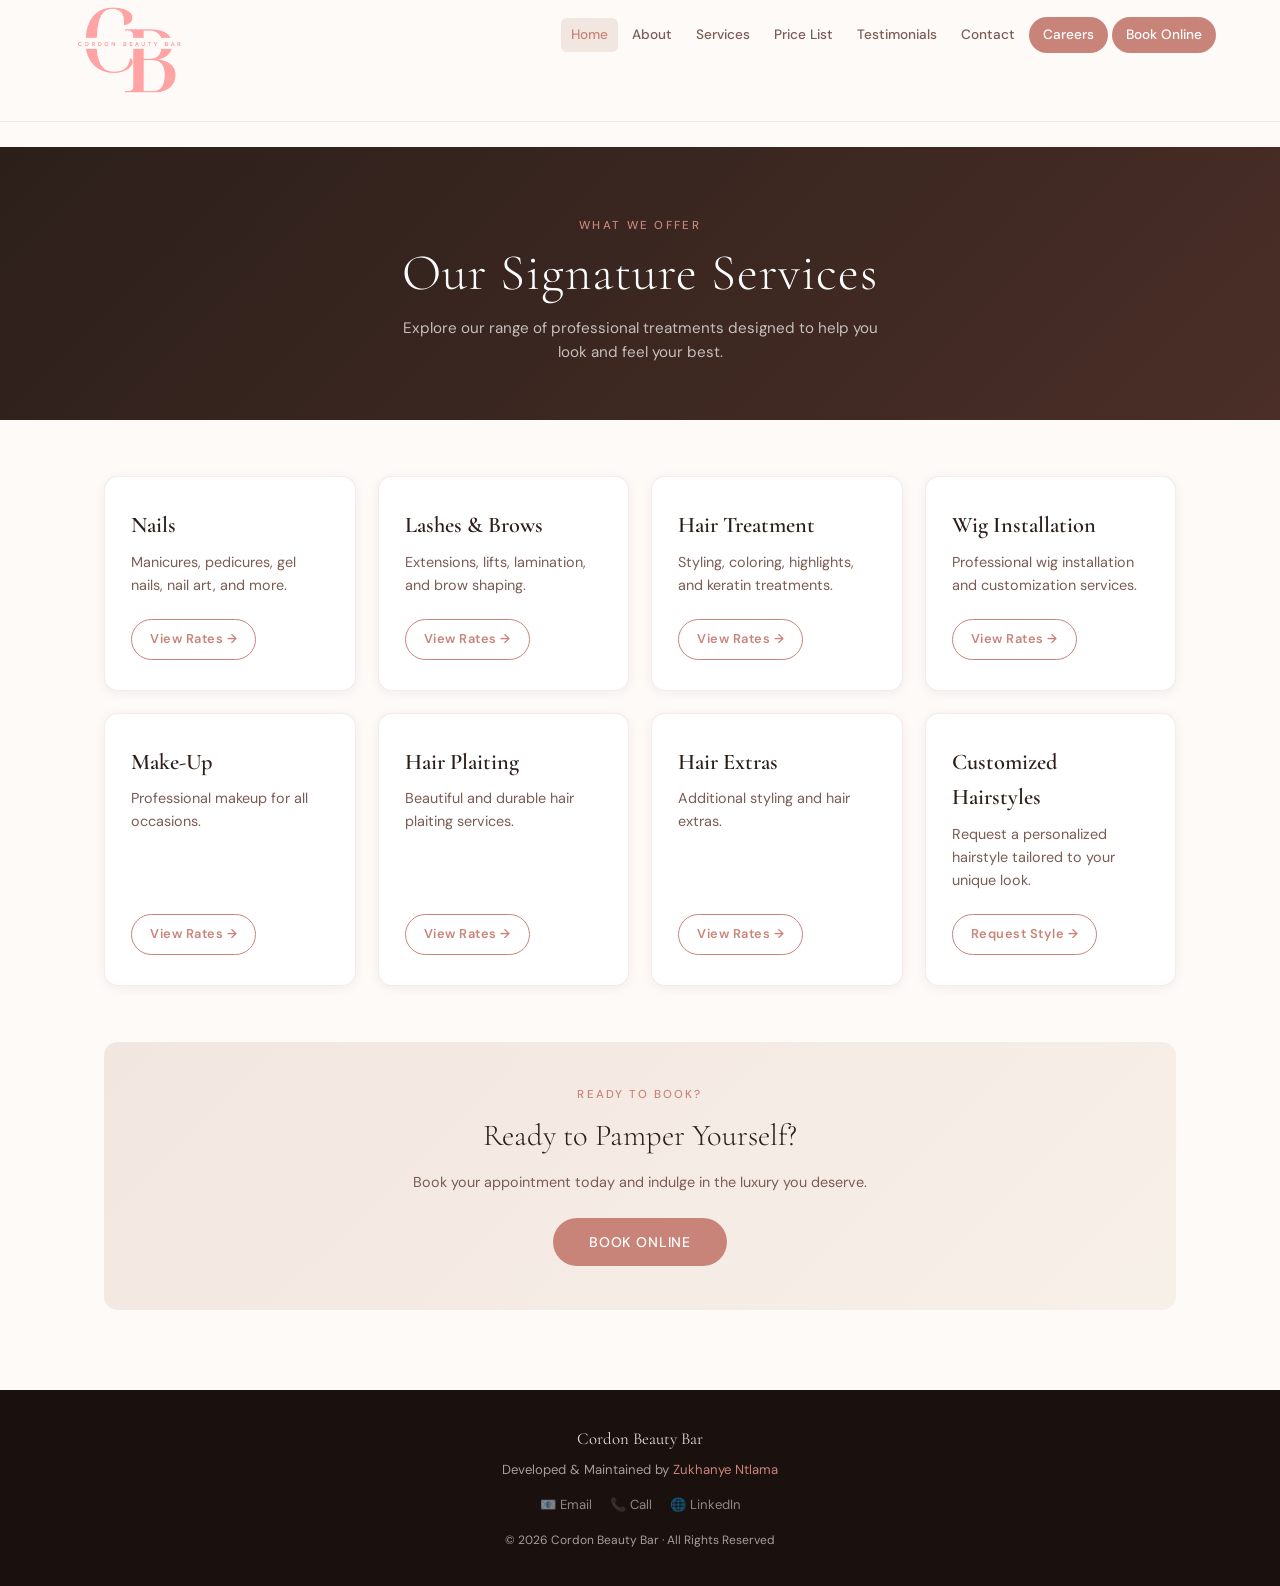
<file: pages/Services.html>
<!DOCTYPE html>
<html lang="en">
<head>
  <meta charset="UTF-8">
  <meta name="viewport" content="width=device-width, initial-scale=1.0">
  <title>Cordon Beauty Bar | Services</title>
  <link href="https://fonts.googleapis.com/css2?family=Cormorant+Garamond:wght@300;400;600&family=DM+Sans:wght@300;400;500&display=swap" rel="stylesheet">
  <style>
    /* ── Tokens ── */
    :root {
      --rose:      #C9847A;
      --blush:     #F2E6E0;
      --champagne: #F7F0E8;
      --bark:      #2C1F1A;
      --mink:      #7A5C54;
      --white:     #FDFAF7;
      --ff-display: 'Cormorant Garamond', Georgia, serif;
      --ff-body:    'DM Sans', system-ui, sans-serif;
      --radius:    14px;
      --tr: 0.3s cubic-bezier(0.4,0,0.2,1);
    }

    *, *::before, *::after { box-sizing: border-box; margin: 0; padding: 0; }
    html { scroll-behavior: smooth; }
    body {
      font-family: var(--ff-body);
      background: var(--white);
      color: var(--bark);
      font-size: 16px;
      line-height: 1.6;
      overflow-x: hidden;
    }
    a { text-decoration: none; color: inherit; }
    a:focus-visible, button:focus-visible {
      outline: 2px solid var(--rose); outline-offset: 2px;
    }

    /* ══════════════════════════════
       HEADER
    ══════════════════════════════ */
    header {
      position: sticky; top: 0; z-index: 100;
      background: var(--white);
      box-shadow: 0 1px 0 rgba(44,31,26,0.08);
    }
    .header-inner {
      max-width: 1200px; margin: 0 auto;
      padding: 0 24px; height: 70px;
      display: flex; align-items: center;
      justify-content: space-between; gap: 16px;
    }

    /* ── Logo: matches Testimonials page exactly ── */
    .logo-left { height: 140px; width: auto; display: block; }

    nav#navbar { display: flex; align-items: center; gap: 4px; flex-wrap: wrap; }

    /* ── Nav links: border-radius 6px to match Testimonials ── */
    .nav-link {
      font-size: 0.85rem; font-weight: 500; color: var(--mink);
      padding: 6px 10px; border-radius: 6px;
      transition: color var(--tr), background var(--tr); white-space: nowrap;
    }
    .nav-link:hover, .nav-link.active { color: var(--rose); background: var(--blush); }

    /* ── Button: solid rose only (no outline variant) to match Testimonials ── */
    .nav-link.button {
      background: var(--rose); color: #fff;
      padding: 7px 14px; border-radius: 30px;
    }
    .nav-link.button:hover { background: var(--mink); color: #fff; }

    /* Hamburger */
    .hamburger {
      display: none; flex-direction: column;
      justify-content: space-between;
      width: 26px; height: 18px;
      cursor: pointer; background: none; border: none; padding: 0; z-index: 200;
    }
    .hamburger span {
      display: block; height: 2px; background: var(--bark);
      border-radius: 2px; transition: transform var(--tr), opacity var(--tr);
    }
    .hamburger.open span:nth-child(1) { transform: translateY(8px) rotate(45deg); }
    .hamburger.open span:nth-child(2) { opacity: 0; }
    .hamburger.open span:nth-child(3) { transform: translateY(-8px) rotate(-45deg); }

    /* Mobile nav overlay */
    .mobile-nav {
      display: none; position: fixed; inset: 0;
      background: var(--white); z-index: 150;
      flex-direction: column; align-items: center;
      justify-content: center; gap: 24px; padding: 40px 24px;
    }
    .mobile-nav.open { display: flex; }
    .mobile-nav .nav-link {
      font-size: 1.4rem; font-family: var(--ff-display);
      font-weight: 400; color: var(--bark);
      padding: 10px 0; letter-spacing: 0.03em; background: none;
    }
    .mobile-nav .nav-link.button {
      font-family: var(--ff-body); font-size: 1rem;
      padding: 12px 36px; border-radius: 30px;
      background: var(--rose); color: #fff;
    }

    /* ══════════════════════════════
       PAGE HERO
    ══════════════════════════════ */
    .page-hero {
      background-image:
        linear-gradient(135deg, rgba(44,31,26,1) 0%, rgba(74,46,39,1) 100%);
      padding: 70px 24px 56px;
      text-align: center; color: #fff;
      position: relative; overflow: hidden;
    }
    .page-hero-eyebrow {
      font-size: 0.72rem; letter-spacing: 0.2em;
      text-transform: uppercase; color: var(--rose);
      font-weight: 500; margin-bottom: 10px;
    }
    .page-hero-title {
      font-family: var(--ff-display);
      font-size: clamp(2rem, 5vw, 3.2rem);
      font-weight: 300; letter-spacing: 0.02em;
      line-height: 1.1; margin-bottom: 14px;
    }
    .page-hero-sub {
      color: rgba(255,255,255,0.7);
      font-size: 0.95rem; max-width: 480px; margin: 0 auto;
    }

    /* ══════════════════════════════
       MAIN LAYOUT
    ══════════════════════════════ */
    .main-wrap {
      max-width: 1120px; margin: 0 auto;
      padding: 56px 24px 24px;
    }
    .section-eyebrow {
      text-align: center;
      font-size: 0.72rem; letter-spacing: 0.18em;
      text-transform: uppercase; color: var(--rose);
      font-weight: 500; margin-bottom: 8px;
    }
    .section-title {
      text-align: center;
      font-family: var(--ff-display);
      font-size: clamp(1.6rem, 3vw, 2.2rem);
      font-weight: 300; color: var(--bark);
      margin-bottom: 40px;
    }

    /* ══════════════════════════════
       SERVICES GRID
    ══════════════════════════════ */
    .services-grid {
      display: grid;
      grid-template-columns: repeat(auto-fit, minmax(250px, 1fr));
      gap: 22px;
    }
    .service-card {
      background: #fff; border-radius: var(--radius);
      border: 1px solid rgba(201,132,122,0.16);
      padding: 30px 26px;
      box-shadow: 0 2px 12px rgba(44,31,26,0.06);
      transition: transform var(--tr), box-shadow var(--tr), opacity 0.5s ease, transform 0.5s ease;
      opacity: 0; transform: translateY(18px);
      display: flex; flex-direction: column;
    }
    .service-card.revealed { opacity: 1; transform: translateY(0); }
    .service-card:hover { transform: translateY(-5px); box-shadow: 0 14px 32px rgba(201,132,122,0.2); }

    .service-title {
      font-family: var(--ff-display); font-size: 1.4rem;
      font-weight: 600; color: var(--bark); margin-bottom: 8px;
    }
    .service-desc {
      color: var(--mink); font-size: 0.9rem;
      line-height: 1.6; margin-bottom: 22px; flex: 1;
    }
    .service-link {
      align-self: flex-start;
      display: inline-flex; align-items: center; gap: 6px;
      font-size: 0.8rem; font-weight: 600; letter-spacing: 0.04em;
      color: var(--rose); padding: 9px 18px;
      border: 1.5px solid var(--rose); border-radius: 30px;
      transition: background var(--tr), color var(--tr);
    }
    .service-link:hover { background: var(--rose); color: #fff; }

    /* ══════════════════════════════
       CTA
    ══════════════════════════════ */
    .book-cta {
      max-width: 1120px; margin: 56px auto 0;
      background: linear-gradient(135deg, var(--blush) 0%, var(--champagne) 100%);
      border-radius: var(--radius); padding: 44px 32px; text-align: center;
    }
    .book-cta p.eyebrow {
      font-size: 0.72rem; letter-spacing: 0.18em;
      text-transform: uppercase; color: var(--rose);
      font-weight: 500; margin-bottom: 8px;
    }
    .book-cta h3 {
      font-family: var(--ff-display); font-size: 1.9rem;
      font-weight: 300; color: var(--bark); margin-bottom: 10px;
    }
    .book-cta p.sub {
      color: var(--mink); font-size: 0.9rem; margin-bottom: 24px;
    }
    .book-btn {
      display: inline-block; padding: 13px 36px;
      background: var(--rose); color: #fff; border-radius: 30px;
      font-size: 0.875rem; font-weight: 500;
      letter-spacing: 0.06em; text-transform: uppercase;
      transition: background var(--tr), transform var(--tr);
    }
    .book-btn:hover { background: var(--mink); transform: translateY(-2px); }

    /* ══════════════════════════════
       FOOTER
    ══════════════════════════════ */
    footer {
      background: #1a100d; color: rgba(255,255,255,0.6);
      padding: 36px 24px; text-align: center; font-size: 0.82rem;
      margin-top: 56px;
    }
    footer .footer-brand {
      font-family: var(--ff-display); font-size: 1.05rem;
      color: rgba(255,255,255,0.85); margin-bottom: 6px;
    }
    footer .footer-credit { margin-bottom: 14px; }
    footer .footer-highlight { color: var(--rose); }
    .footer-social { display: flex; justify-content: center; gap: 18px; flex-wrap: wrap; }
    .footer-link { color: rgba(255,255,255,0.5); transition: color var(--tr); }
    .footer-link:hover { color: var(--rose); }

    /* ══════════════════════════════
       SCROLL TO TOP
    ══════════════════════════════ */
    #scroll-top {
      position: fixed; bottom: 28px; right: 28px;
      width: 46px; height: 46px; background: var(--rose);
      color: #fff; border: none; border-radius: 50%; font-size: 1.2rem;
      cursor: pointer; box-shadow: 0 4px 16px rgba(201,132,122,0.4);
      display: flex; align-items: center; justify-content: center;
      opacity: 0; pointer-events: none;
      transition: opacity var(--tr), transform var(--tr); z-index: 90;
    }
    #scroll-top.visible { opacity: 1; pointer-events: auto; }
    #scroll-top:hover { transform: scale(1.1); }

    /* ══════════════════════════════
       RESPONSIVE
    ══════════════════════════════ */
    @media (max-width: 1024px) {
      .main-wrap { padding: 48px 20px 20px; }
    }
    @media (max-width: 768px) {
      nav#navbar { display: none; }
      .hamburger { display: flex; }
      .page-hero { padding: 56px 20px 44px; }
      .services-grid { grid-template-columns: repeat(auto-fit, minmax(220px, 1fr)); gap: 16px; }
      .service-card { padding: 24px 20px; }
      .book-cta { padding: 32px 22px; margin: 44px auto 0; }
    }
    @media (max-width: 480px) {
      .logo-left { height: 34px; }
      .header-inner { height: 60px; padding: 0 16px; }
    }
    @media (max-width: 460px) {
      .services-grid { grid-template-columns: 1fr; }
    }
    @media (prefers-reduced-motion: reduce) {
      *, *::before, *::after { transition: none !important; }
      .service-card { opacity: 1 !important; transform: none !important; }
    }
  </style>
</head>
<body>

 <!-- ── Header ── -->
  <header id="main-header">
    <div class="header-inner">
      <a href="./index.html" aria-label="Cordon Beauty Bar home">
        <br>
        <img src="../cordon images/cordon logo 23.png" alt="Cordon Beauty Bar Logo" class="logo-left">
      </a>
      <nav id="navbar" aria-label="Main navigation">
        <a href="../index.html" class="nav-link active">Home</a>
        <a href="./About.html" class="nav-link">About</a>
        <a href="./Services.html" class="nav-link">Services</a>
        <a href="./Pricelist.html" class="nav-link">Price List</a>
        <a href="./Testimonials.html" class="nav-link">Testimonials</a>
        <a href="./Contact.html" class="nav-link">Contact</a>
        <a href="./Careers.html" class="nav-link button">Careers</a>
        <a href="./Book-online.html" class="nav-link button">Book Online</a>
      </nav>
      <button class="hamburger" id="hamburger" aria-label="Toggle navigation menu" aria-expanded="false" aria-controls="navbar">
        <span></span><span></span><span></span>
      </button>
    </div>
    <br>
    <br>
  </header>

  <!-- ── Mobile Nav Overlay ── -->
  <nav class="mobile-nav" id="mobile-nav" aria-label="Mobile navigation">
    <a href="../index.html" class="nav-link">Home</a>
    <a href="./About.html" class="nav-link">About</a>
    <a href="./Services.html" class="nav-link active">Services</a>
    <a href="./Pricelist.html" class="nav-link">Price List</a>
    <a href="./Testimonials.html" class="nav-link">Testimonials</a>
    <a href="./Contact.html" class="nav-link">Contact</a>
    <a href="./Careers.html" class="nav-link">Careers</a>
    <a href="./Book-online.html" class="nav-link button">Book Online</a>
  </nav>
<br>
  <!-- ── Page Hero ── -->
  <div class="page-hero">
    <p class="page-hero-eyebrow">What We Offer</p>
    <h1 class="page-hero-title">Our Signature Services</h1>
    <p class="page-hero-sub">Explore our range of professional treatments designed to help you look and feel your best.</p>
  </div>

  <!-- ── Services Grid ── -->
  <main class="main-wrap">
    <div class="services-grid" id="services-grid">
      <article class="service-card">
        <h3 class="service-title">Nails</h3>
        <p class="service-desc">Manicures, pedicures, gel nails, nail art, and more.</p>
        <a href="./Nails.html" class="service-link">View Rates →</a>
      </article>
      <article class="service-card">
        <h3 class="service-title">Lashes &amp; Brows</h3>
        <p class="service-desc">Extensions, lifts, lamination, and brow shaping.</p>
        <a href="./Lashes.html" class="service-link">View Rates →</a>
      </article>
      <article class="service-card">
        <h3 class="service-title">Hair Treatment</h3>
        <p class="service-desc">Styling, coloring, highlights, and keratin treatments.</p>
        <a href="./Hair-Treatment.html" class="service-link">View Rates →</a>
      </article>
      <article class="service-card">
        <h3 class="service-title">Wig Installation</h3>
        <p class="service-desc">Professional wig installation and customization services.</p>
        <a href="./Wig-Installation.html" class="service-link">View Rates →</a>
      </article>
      <article class="service-card">
        <h3 class="service-title">Make-Up</h3>
        <p class="service-desc">Professional makeup for all occasions.</p>
        <a href="./Make-Up.html" class="service-link">View Rates →</a>
      </article>
      <article class="service-card">
        <h3 class="service-title">Hair Plaiting</h3>
        <p class="service-desc">Beautiful and durable hair plaiting services.</p>
        <a href="./Hair-Plaiting.html" class="service-link">View Rates →</a>
      </article>
      <article class="service-card">
        <h3 class="service-title">Hair Extras</h3>
        <p class="service-desc">Additional styling and hair extras.</p>
        <a href="./Hair-Extras.html" class="service-link">View Rates →</a>
      </article>
      <article class="service-card">
        <h3 class="service-title">Customized Hairstyles</h3>
        <p class="service-desc">Request a personalized hairstyle tailored to your unique look.</p>
        <a href="./Customized-Hairstyles.html" class="service-link">Request Style →</a>
      </article>
    </div>

    <!-- Book CTA -->
    <div class="book-cta">
      <p class="eyebrow">Ready to book?</p>
      <h3>Ready to Pamper Yourself?</h3>
      <p class="sub">Book your appointment today and indulge in the luxury you deserve.</p>
      <a href="./Book-online.html" class="book-btn">Book Online</a>
    </div>
  </main>

  <!-- ── Footer ── -->
  <footer id="footer">
    <div class="footer-container">
      <p class="footer-brand">Cordon Beauty Bar</p>
      <p class="footer-credit">
        Developed &amp; Maintained by <span class="footer-highlight">Zukhanye Ntlama</span>
      </p>
      <div class="footer-social">
        <a href="mailto:info@cordonbeauty.co.za" class="footer-link">📧 Email</a>
        <a href="tel:+27213566776" class="footer-link">📞 Call</a>
        <a href="https://www.linkedin.com/in/zukhanye-ntlama" target="_blank" rel="noopener" class="footer-link">🌐 LinkedIn</a>
      </div>
      <p style="margin-top:16px;font-size:0.75rem;">© 2026 Cordon Beauty Bar · All Rights Reserved</p>
    </div>
  </footer>

  <!-- ── Scroll to top ── -->
  <button id="scroll-top" aria-label="Scroll to top">↑</button>

  <script>
    /* ── Hamburger ── */
    const hamburger = document.getElementById('hamburger');
    const mobileNav  = document.getElementById('mobile-nav');

    hamburger.addEventListener('click', () => {
      const isOpen = hamburger.classList.toggle('open');
      mobileNav.classList.toggle('open', isOpen);
      hamburger.setAttribute('aria-expanded', isOpen);
      document.body.style.overflow = isOpen ? 'hidden' : '';
    });
    mobileNav.querySelectorAll('a').forEach(link => {
      link.addEventListener('click', () => {
        hamburger.classList.remove('open');
        mobileNav.classList.remove('open');
        document.body.style.overflow = '';
      });
    });
    document.addEventListener('click', e => {
      if (mobileNav.classList.contains('open') &&
          !mobileNav.contains(e.target) &&
          !hamburger.contains(e.target)) {
        hamburger.classList.remove('open');
        mobileNav.classList.remove('open');
        document.body.style.overflow = '';
      }
    });

    /* ── Reveal cards on scroll ── */
    const cards = document.querySelectorAll('.service-card');
    cards.forEach((card, i) => {
      card.style.transitionDelay = `${i * 0.05}s`;
    });

    if ('IntersectionObserver' in window) {
      const observer = new IntersectionObserver(entries => {
        entries.forEach(entry => {
          if (entry.isIntersecting) {
            entry.target.classList.add('revealed');
            observer.unobserve(entry.target);
          }
        });
      }, { threshold: 0.15 });
      cards.forEach(card => observer.observe(card));
    } else {
      cards.forEach(card => card.classList.add('revealed'));
    }

    /* ── Scroll to top ── */
    const scrollBtn = document.getElementById('scroll-top');
    window.addEventListener('scroll', () => {
      scrollBtn.classList.toggle('visible', window.scrollY > 400);
    }, { passive: true });
    scrollBtn.addEventListener('click', () =>
      window.scrollTo({ top: 0, behavior: 'smooth' })
    );
  </script>
</body>
</html>
</file>
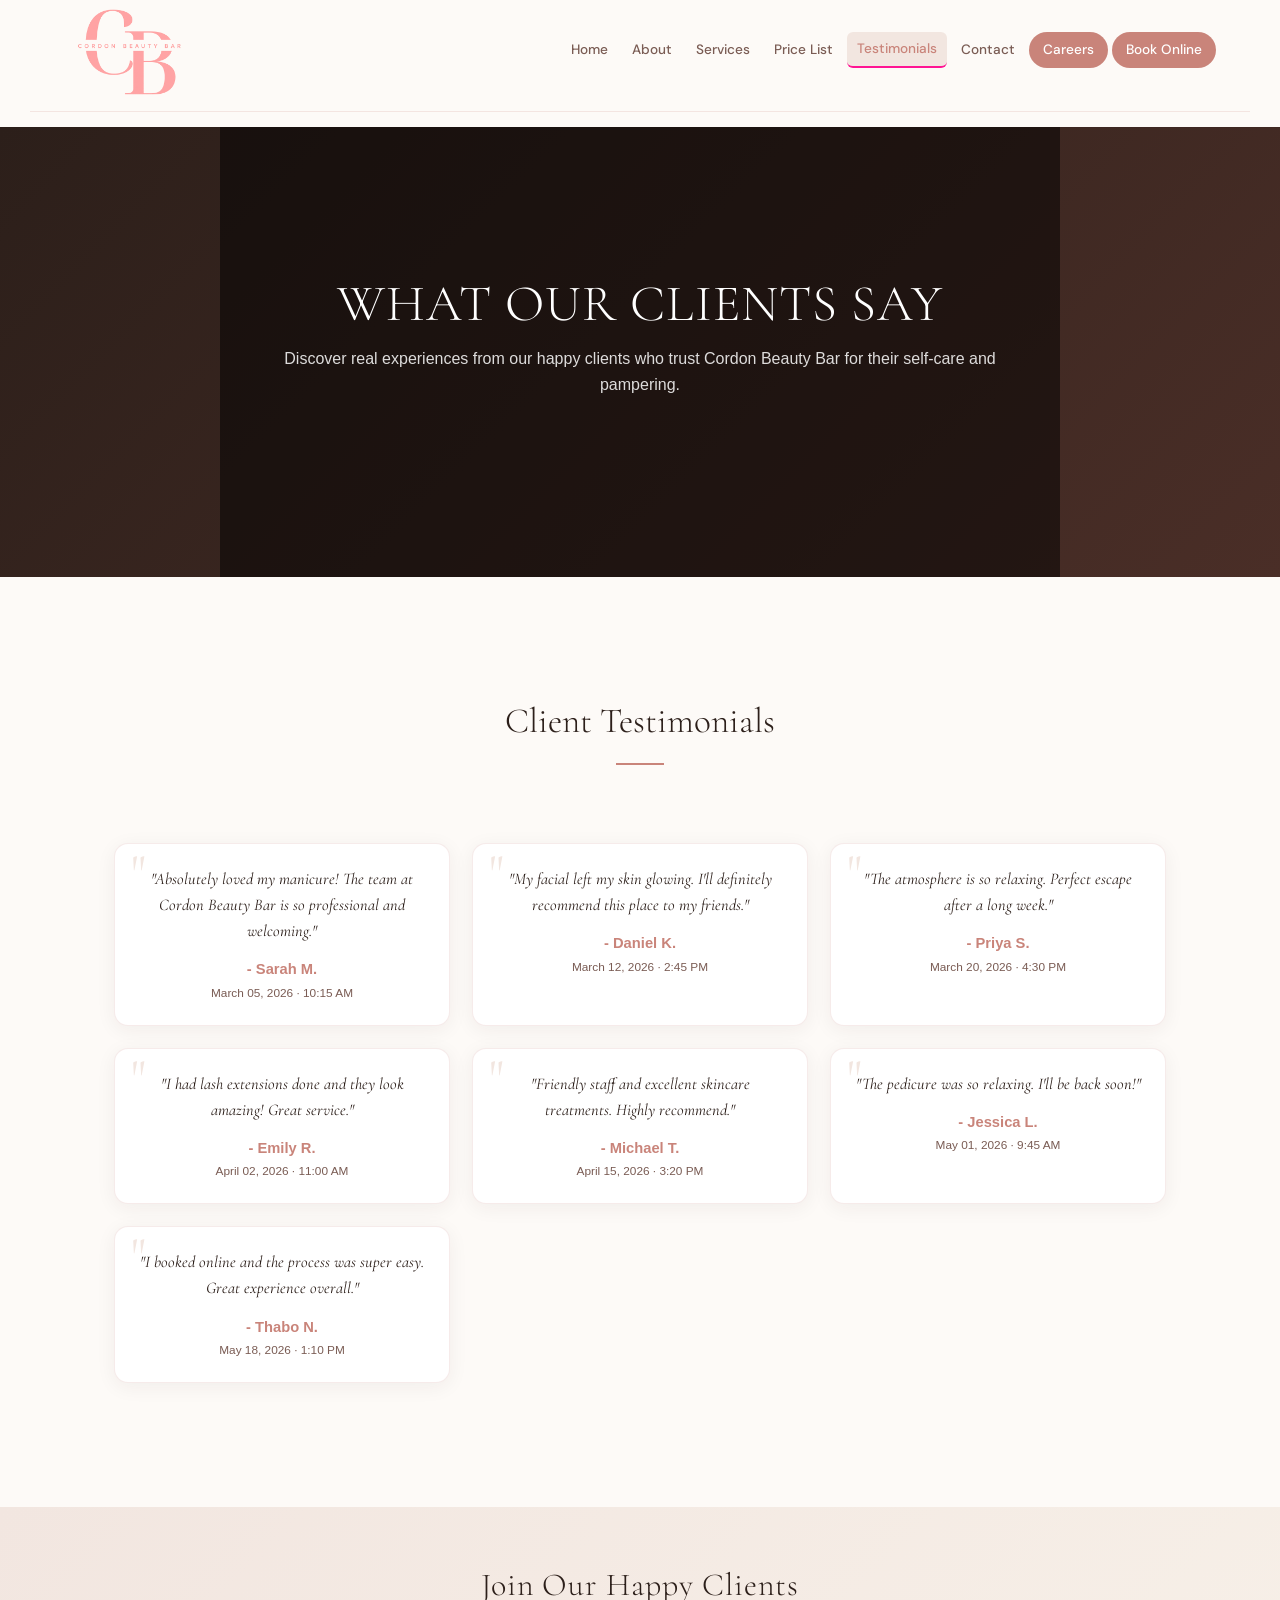
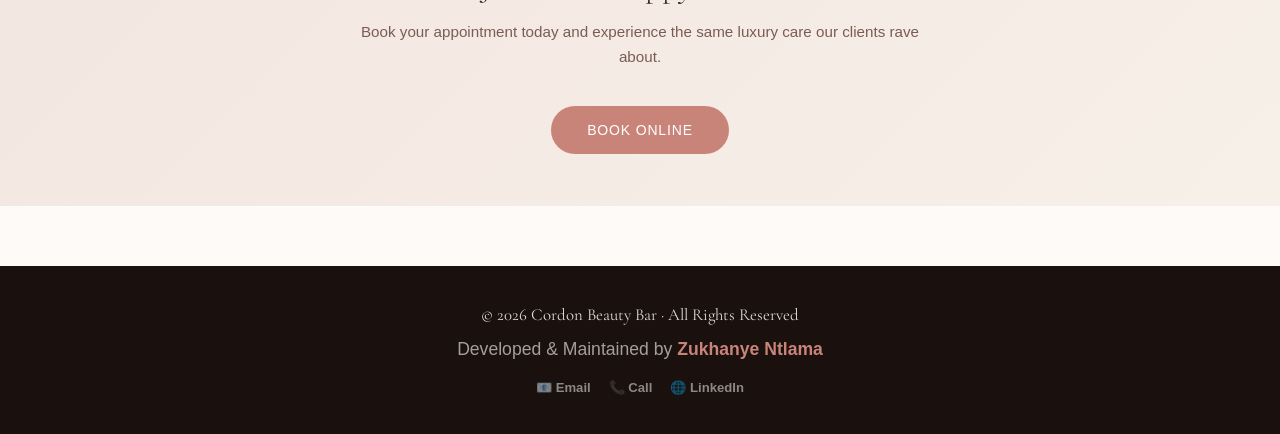
<file: pages/Testimonials.html>
<!DOCTYPE html>
<html lang="en">
<head>
  <meta charset="UTF-8">
  <meta name="viewport" content="width=device-width, initial-scale=1.0">
  <title>Cordon Beauty Bar | Testimonials</title>
  <link rel="stylesheet" href="../CSS/style.css">
  <link href="https://fonts.googleapis.com/css2?family=Cormorant+Garamond:wght@300;400;600&family=DM+Sans:wght@300;400;500&display=swap" rel="stylesheet">

  <!-- ════════ Page-scoped styles (Testimonials page only) ════════ -->
  <!-- Namespaced under body.testimonials-page so these rules never touch the
       shared header / nav / footer styling in ../CSS/style.css -->
  <style>
    body.testimonials-page {
      --tm-rose:      #C9847A;
      --tm-blush:     #F2E6E0;
      --tm-champagne: #F7F0E8;
      --tm-bark:      #2C1F1A;
      --tm-mink:      #7A5C54;
      --tm-white:     #FDFAF7;
      --tm-ff-display: 'Cormorant Garamond', Georgia, serif;
      --tm-ff-body:    'DM Sans', system-ui, sans-serif;
      --tm-radius:    14px;
      --tm-tr: 0.3s cubic-bezier(0.4,0,0.2,1);
    }

    body.testimonials-page {
      font-family: var(--tm-ff-body);
      color: var(--tm-bark);
      background: var(--tm-white);
      margin: 0;
    }

    /* ── Header & Navigation ── */
    body.testimonials-page header#main-header {
      position: sticky; top: 0; z-index: 100;
      background: var(--tm-white);
      box-shadow: 0 1px 0 rgba(44,31,26,0.08);
    }
    body.testimonials-page header#main-header .header-container {
      max-width: 1200px; margin: 0 auto;
      padding: 0 24px; height: 70px;
      display: flex; align-items: center; justify-content: space-between; gap: 16px;
    }





    body.testimonials-page .logo-left { height: 140px; width: auto; display: block; }




    body.testimonials-page header#main-header hr.divider {
      border: none; height: 1px;
      background: rgba(201,132,122,0.18);
      margin: 0;
    }
    body.testimonials-page nav#navbar {
      display: flex; align-items: center; gap: 4px; flex-wrap: wrap;
    }
    body.testimonials-page .nav-link {
      font-family: var(--tm-ff-body);
      font-size: 0.85rem; font-weight: 500;
      color: var(--tm-mink); padding: 6px 10px; border-radius: 6px;
      transition: color var(--tm-tr), background var(--tm-tr); white-space: nowrap;
    }
    body.testimonials-page .nav-link:hover,
    body.testimonials-page .nav-link.active { color: var(--tm-rose); background: var(--tm-blush); }
    body.testimonials-page .nav-link.button {
      background: var(--tm-rose); color: #fff;
      padding: 7px 14px; border-radius: 30px;
    }
    body.testimonials-page .nav-link.button:hover { background: var(--tm-mink); color: #fff; }
    body.testimonials-page .nav-link.button.active { background: var(--tm-mink); }

    /* ── Hamburger ── */
    body.testimonials-page .hamburger {
      display: none; flex-direction: column; justify-content: space-between;
      width: 26px; height: 18px; cursor: pointer;
      background: none; border: none; padding: 0; z-index: 200;
    }
    body.testimonials-page .hamburger span {
      display: block; height: 2px; width: 100%; background: var(--tm-bark);
      border-radius: 2px; transition: transform var(--tm-tr), opacity var(--tm-tr);
      margin: 0;
    }
    body.testimonials-page .hamburger.active span:nth-child(1) { transform: translateY(8px) rotate(45deg); }
    body.testimonials-page .hamburger.active span:nth-child(2) { opacity: 0; }
    body.testimonials-page .hamburger.active span:nth-child(3) { transform: translateY(-8px) rotate(-45deg); }

    /* ── Mobile Nav Overlay ── */
    body.testimonials-page nav#navbar.active {
      display: flex; position: fixed; inset: 0;
      background: var(--tm-white); z-index: 150;
      flex-direction: column; align-items: center; justify-content: center;
      gap: 22px; padding: 40px 24px;
      top: 0; left: 0; right: 0; bottom: 0;
      border-radius: 0; box-shadow: none;
    }
    body.testimonials-page nav#navbar.active .nav-link {
      font-size: 1.35rem; font-family: var(--tm-ff-display);
      font-weight: 400; color: var(--tm-bark); padding: 8px 0; letter-spacing: 0.03em;
      background: none;
    }
    body.testimonials-page nav#navbar.active .nav-link.active { color: var(--tm-rose); }
    body.testimonials-page nav#navbar.active .nav-link.button {
      font-family: var(--tm-ff-body); font-size: 1rem;
      padding: 12px 32px; border-radius: 30px;
      background: var(--tm-rose); color: #fff;
    }

    /* ── Hero ── */
    body.testimonials-page #hero {
      height: 50vh; min-height: 280px;
      background: linear-gradient(135deg, var(--tm-bark) 0%, #4a2e27 100%);
      position: relative; width: 100%;
    }
    body.testimonials-page .hero-overlay {
      height: 100%; display: flex; justify-content: center; align-items: center;
      text-align: center; color: #fff; padding: 20px;
    }
    body.testimonials-page .hero-content { max-width: 800px; }
    body.testimonials-page .hero-title {
      font-family: var(--tm-ff-display);
      font-size: clamp(2rem, 5vw, 3.2rem);
      font-weight: 300; letter-spacing: 0.02em;
      line-height: 1.1; margin-bottom: 14px;
    }
    body.testimonials-page .hero-text {
      font-size: clamp(0.92rem, 2vw, 1rem);
      line-height: 1.6; color: rgba(255,255,255,0.85);
    }

    /* ── Section title ── */
    body.testimonials-page .section-title {
      text-align: center; padding: 56px 20px 8px;
      font-family: var(--tm-ff-display);
      font-size: clamp(1.6rem, 3.5vw, 2.2rem);
      font-weight: 300; color: var(--tm-bark);
      position: relative;
    }
    body.testimonials-page .section-title::after {
      content: ''; display: block;
      width: 48px; height: 2px;
      background: var(--tm-rose);
      margin: 14px auto 0;
    }

    /* ── Testimonials grid ── */
    body.testimonials-page .card-container {
      display: grid;
      grid-template-columns: repeat(auto-fit, minmax(260px, 1fr));
      gap: 22px;
      padding: 30px 24px 64px;
      max-width: 1100px;
      margin: 0 auto;
    }
    body.testimonials-page .testimonial-card {
      background: #fff;
      border-radius: var(--tm-radius);
      border: 1px solid rgba(201,132,122,0.16);
      box-shadow: 0 4px 20px rgba(44,31,26,0.06);
      padding: 22px 24px;
      transition: transform var(--tm-tr), box-shadow var(--tm-tr);
      opacity: 0; transform: translateY(20px);
      position: relative;
    }
    body.testimonials-page .testimonial-card::before {
      content: '"';
      font-family: var(--tm-ff-display);
      font-size: 3.2rem; color: var(--tm-blush);
      position: absolute; top: 4px; left: 16px;
      line-height: 1; pointer-events: none;
    }
    body.testimonials-page .testimonial-card.visible {
      opacity: 1; transform: translateY(0);
      transition: opacity 0.5s ease, transform 0.5s ease;
    }
    body.testimonials-page .testimonial-card:hover {
      transform: translateY(-5px);
      box-shadow: 0 10px 28px rgba(44,31,26,0.12);
    }
    body.testimonials-page .testimonial-card.visible:hover { transform: translateY(-5px); }

    body.testimonials-page .testimonial-text {
      font-family: var(--tm-ff-display);
      font-style: italic; font-size: 1.02rem; line-height: 1.6;
      color: var(--tm-bark); margin-bottom: 14px;
      word-wrap: break-word; position: relative; z-index: 1;
    }
    body.testimonials-page .testimonial-author {
      font-weight: 600; color: var(--tm-rose); font-size: 0.92rem;
    }
    body.testimonials-page .testimonial-date {
      font-size: 0.74rem; color: var(--tm-mink); margin-top: 2px;
    }

    /* ── CTA ── */
    body.testimonials-page #cta {
      text-align: center; padding: 52px 24px;
      background: linear-gradient(135deg, var(--tm-blush) 0%, var(--tm-champagne) 100%);
    }
    body.testimonials-page .cta-title {
      font-family: var(--tm-ff-display);
      font-size: clamp(1.5rem, 3.5vw, 2rem);
      font-weight: 300; color: var(--tm-bark); margin-bottom: 10px;
    }
    body.testimonials-page .cta-text {
      margin: 0 auto 22px; font-size: clamp(0.88rem, 2vw, 0.95rem);
      max-width: 560px; color: var(--tm-mink); line-height: 1.6;
    }
    body.testimonials-page .cta-button {
      background: var(--tm-rose); color: #fff;
      padding: 13px 36px; border-radius: 30px;
      text-decoration: none; font-size: 0.875rem; font-weight: 500;
      letter-spacing: 0.06em; text-transform: uppercase;
      transition: background var(--tm-tr), transform var(--tm-tr);
      display: inline-block;
    }
    body.testimonials-page .cta-button:hover { background: var(--tm-mink); transform: translateY(-2px); }

    /* ── Footer ── */
    body.testimonials-page footer#footer {
      background: #1a100d; color: rgba(255,255,255,0.6);
      padding: 36px 24px; text-align: center; font-size: 0.82rem;
    }
    body.testimonials-page footer .footer-brand {
      font-family: var(--tm-ff-display); font-size: 1.05rem;
      color: rgba(255,255,255,0.85); margin-bottom: 6px;
    }
    body.testimonials-page footer .footer-credit { margin-bottom: 14px; }
    body.testimonials-page footer .footer-highlight { color: var(--tm-rose); }
    body.testimonials-page .footer-social { display: flex; justify-content: center; gap: 18px; flex-wrap: wrap; }
    body.testimonials-page footer .footer-link { color: rgba(255,255,255,0.5); transition: color var(--tm-tr); text-decoration: none; }
    body.testimonials-page footer .footer-link:hover { color: var(--tm-rose); text-decoration: none; }

    /* ── Back to top ── */
    body.testimonials-page #back-to-top {
      position: fixed; bottom: 28px; right: 28px;
      background: var(--tm-rose); color: #fff;
      border: none; width: 46px; height: 46px; border-radius: 50%;
      font-size: 1.2rem; cursor: pointer;
      box-shadow: 0 4px 16px rgba(201,132,122,0.4);
      display: flex; align-items: center; justify-content: center;
      z-index: 90; transition: opacity var(--tm-tr), transform var(--tm-tr);
      opacity: 0; pointer-events: none;
    }
    body.testimonials-page #back-to-top.show { opacity: 1; pointer-events: auto; }
    body.testimonials-page #back-to-top:hover { transform: scale(1.1); background: var(--tm-mink); }

    /* ── Responsive: Tablet & small laptop ── */
    @media (max-width: 1024px) {
      body.testimonials-page header#main-header .header-container { padding: 0 18px; }
      body.testimonials-page nav#navbar { gap: 2px; }
      body.testimonials-page .nav-link { font-size: 0.8rem; padding: 6px 8px; }
      body.testimonials-page .card-container { gap: 18px; padding: 26px 20px 56px; }
    }
    /* ── Responsive: Phone & portrait tablet ── */
    @media (max-width: 768px) {
      body.testimonials-page nav#navbar:not(.active) { display: none; }
      body.testimonials-page .hamburger { display: flex; }
      body.testimonials-page #hero { min-height: 240px; }
      body.testimonials-page .card-container { grid-template-columns: 1fr; padding: 24px 18px 48px; gap: 16px; }
      body.testimonials-page .section-title { padding: 44px 18px 6px; }
      body.testimonials-page #cta { padding: 40px 18px; }
      body.testimonials-page #back-to-top { bottom: 20px; right: 20px; width: 40px; height: 40px; font-size: 1.05rem; }
    }
    /* ── Responsive: Small phones ── */
    @media (max-width: 480px) {
      body.testimonials-page .logo-left { height: 34px; }
      body.testimonials-page header#main-header .header-container { height: 60px; padding: 0 16px; }
      body.testimonials-page .hero-content { padding: 0 10px; }
      body.testimonials-page .testimonial-card { padding: 18px 18px; }
      body.testimonials-page .footer-social { gap: 10px; }
      body.testimonials-page footer .footer-link { font-size: 0.78rem; }
      body.testimonials-page nav#navbar.active .nav-link { font-size: 1.15rem; }
    }
    @media (prefers-reduced-motion: reduce) {
      body.testimonials-page *, body.testimonials-page *::before, body.testimonials-page *::after { transition: none !important; }
      body.testimonials-page .testimonial-card { opacity: 1; transform: none; }
    }
  </style>
</head>
<body id="page-body" class="testimonials-page">

  <!-- Header -->
  <header id="main-header">
    <div class="header-container">
      <img src="../cordon images/cordon logo 23.png" alt="Cordon Beauty Bar Logo" class="logo-left">
      <nav id="navbar">
        <a href="../index.html" class="nav-link">Home</a>
        <a href="./About.html" class="nav-link">About</a>
        <a href="./Services.html" class="nav-link">Services</a>
        <a href="./Pricelist.html" class="nav-link">Price List</a>
        <a href="./Testimonials.html" class="nav-link">Testimonials</a>
        <a href="./Contact.html" class="nav-link">Contact</a>
        <a href="./Careers.html" class="nav-link button">Careers</a>
        <a href="./Book-online.html" class="nav-link button">Book Online</a>
      </nav>
      <button class="hamburger" id="hamburger" aria-label="Toggle navigation menu" aria-expanded="false" aria-controls="navbar">
        <span></span>
        <span></span>
        <span></span>
      </button>
    </div>
    <br>
    <hr class="divider">
  </header>

  <!-- Testimonials Hero -->
  <section id="hero">
    <div class="hero-overlay">
      <div class="hero-content">
        <h2 class="hero-title">What Our Clients Say</h2>
        <p class="hero-text">Discover real experiences from our happy clients who trust Cordon Beauty Bar for their self‑care and pampering.</p>
      </div>
    </div>
  </section>

  <!-- Testimonials Section -->
  <section id="testimonials">
    <h2 class="section-title">Client Testimonials</h2>
    <div class="card-container">
      <!-- Testimonial Cards -->
      <div class="card testimonial-card">
        <p class="testimonial-text">"Absolutely loved my manicure! The team at Cordon Beauty Bar is so professional and welcoming."</p>
        <p class="testimonial-author">- Sarah M.</p>
        <p class="testimonial-date">March 05, 2026 · 10:15 AM</p>
      </div>
      <div class="card testimonial-card">
        <p class="testimonial-text">"My facial left my skin glowing. I'll definitely recommend this place to my friends."</p>
        <p class="testimonial-author">- Daniel K.</p>
        <p class="testimonial-date">March 12, 2026 · 2:45 PM</p>
      </div>
      <div class="card testimonial-card">
        <p class="testimonial-text">"The atmosphere is so relaxing. Perfect escape after a long week."</p>
        <p class="testimonial-author">- Priya S.</p>
        <p class="testimonial-date">March 20, 2026 · 4:30 PM</p>
      </div>
      <div class="card testimonial-card">
        <p class="testimonial-text">"I had lash extensions done and they look amazing! Great service."</p>
        <p class="testimonial-author">- Emily R.</p>
        <p class="testimonial-date">April 02, 2026 · 11:00 AM</p>
      </div>
      <div class="card testimonial-card">
        <p class="testimonial-text">"Friendly staff and excellent skincare treatments. Highly recommend."</p>
        <p class="testimonial-author">- Michael T.</p>
        <p class="testimonial-date">April 15, 2026 · 3:20 PM</p>
      </div>
      <div class="card testimonial-card">
        <p class="testimonial-text">"The pedicure was so relaxing. I'll be back soon!"</p>
        <p class="testimonial-author">- Jessica L.</p>
        <p class="testimonial-date">May 01, 2026 · 9:45 AM</p>
      </div>
      <div class="card testimonial-card">
        <p class="testimonial-text">"I booked online and the process was super easy. Great experience overall."</p>
        <p class="testimonial-author">- Thabo N.</p>
        <p class="testimonial-date">May 18, 2026 · 1:10 PM</p>
      </div>
    </div>
  </section>

  <!-- Call to Action -->
  <section id="cta">
    <h2 class="cta-title">Join Our Happy Clients</h2>
    <p class="cta-text">Book your appointment today and experience the same luxury care our clients rave about.</p>
    <a href="Book-online.html" class="cta-button">Book Online</a>
  </section>

  <footer id="footer">
    <div class="footer-container">
      <p class="footer-brand">© 2026 Cordon Beauty Bar · All Rights Reserved</p>

      <p class="footer-credit">
        Developed &amp; Maintained by
        <span class="footer-highlight">Zukhanye Ntlama</span>
      </p>

      <div class="footer-social">
        <a href="mailto:info@cordonbeauty.co.za" class="footer-link">📧 Email</a>
        <a href="tel:+27213566776" class="footer-link">📞 Call</a>
        <a href="https://www.linkedin.com/in/zukhanye-ntlama" target="_blank" class="footer-link">🌐 LinkedIn</a>
      </div>
    </div>
  </footer>

  <!-- Back to top button -->
  <button id="back-to-top" aria-label="Back to top">↑</button>

  <script>
    document.addEventListener('DOMContentLoaded', function () {

      /* ---------- Hamburger menu toggle ---------- */
      var hamburger = document.getElementById('hamburger');
      var navbar = document.getElementById('navbar');

      function closeMenu() {
        navbar.classList.remove('active');
        hamburger.classList.remove('active');
        hamburger.setAttribute('aria-expanded', 'false');
        document.body.style.overflow = '';
      }

      function toggleMenu() {
        var isActive = navbar.classList.toggle('active');
        hamburger.classList.toggle('active');
        hamburger.setAttribute('aria-expanded', isActive ? 'true' : 'false');
        document.body.style.overflow = isActive ? 'hidden' : '';
      }

      if (hamburger && navbar) {
        hamburger.addEventListener('click', function (e) {
          e.stopPropagation();
          toggleMenu();
        });

        /* Close menu when a nav link is clicked (mobile) */
        var navLinks = navbar.querySelectorAll('.nav-link');
        navLinks.forEach(function (link) {
          link.addEventListener('click', function () {
            if (window.innerWidth <= 768) {
              closeMenu();
            }
          });
        });

        /* Close menu when clicking outside of it */
        document.addEventListener('click', function (e) {
          var isClickInsideNav = navbar.contains(e.target);
          var isClickOnHamburger = hamburger.contains(e.target);
          if (!isClickInsideNav && !isClickOnHamburger && navbar.classList.contains('active')) {
            closeMenu();
          }
        });

        /* Close menu automatically if window is resized back to desktop */
        window.addEventListener('resize', function () {
          if (window.innerWidth > 768 && navbar.classList.contains('active')) {
            closeMenu();
          }
        });

        /* Close menu on Escape key for accessibility */
        document.addEventListener('keydown', function (e) {
          if (e.key === 'Escape' && navbar.classList.contains('active')) {
            closeMenu();
          }
        });
      }

      /* ---------- Fade-in animation for testimonial cards on scroll ---------- */
      var cards = document.querySelectorAll('.testimonial-card');

      if ('IntersectionObserver' in window) {
        var observer = new IntersectionObserver(function (entries) {
          entries.forEach(function (entry) {
            if (entry.isIntersecting) {
              entry.target.classList.add('visible');
              observer.unobserve(entry.target);
            }
          });
        }, {
          threshold: 0.15
        });

        cards.forEach(function (card) {
          observer.observe(card);
        });
      } else {
        /* Fallback: just show all cards immediately if IntersectionObserver unsupported */
        cards.forEach(function (card) {
          card.classList.add('visible');
        });
      }

      /* ---------- Back to top button ---------- */
      var backToTopBtn = document.getElementById('back-to-top');

      function handleScroll() {
        if (window.scrollY > 300) {
          backToTopBtn.classList.add('show');
        } else {
          backToTopBtn.classList.remove('show');
        }
      }

      window.addEventListener('scroll', handleScroll);
      handleScroll();

      backToTopBtn.addEventListener('click', function () {
        window.scrollTo({ top: 0, behavior: 'smooth' });
      });

      /* ---------- Highlight active nav link based on current page ---------- */
      var currentPage = window.location.pathname.split('/').pop() || 'Testimonials.html';
      var allNavLinks = document.querySelectorAll('.nav-link');
      allNavLinks.forEach(function (link) {
        var linkPage = link.getAttribute('href').split('/').pop();
        if (linkPage === currentPage) {
          link.classList.add('active');
        }
      });

    });
  </script>

</body>
</html>
</file>
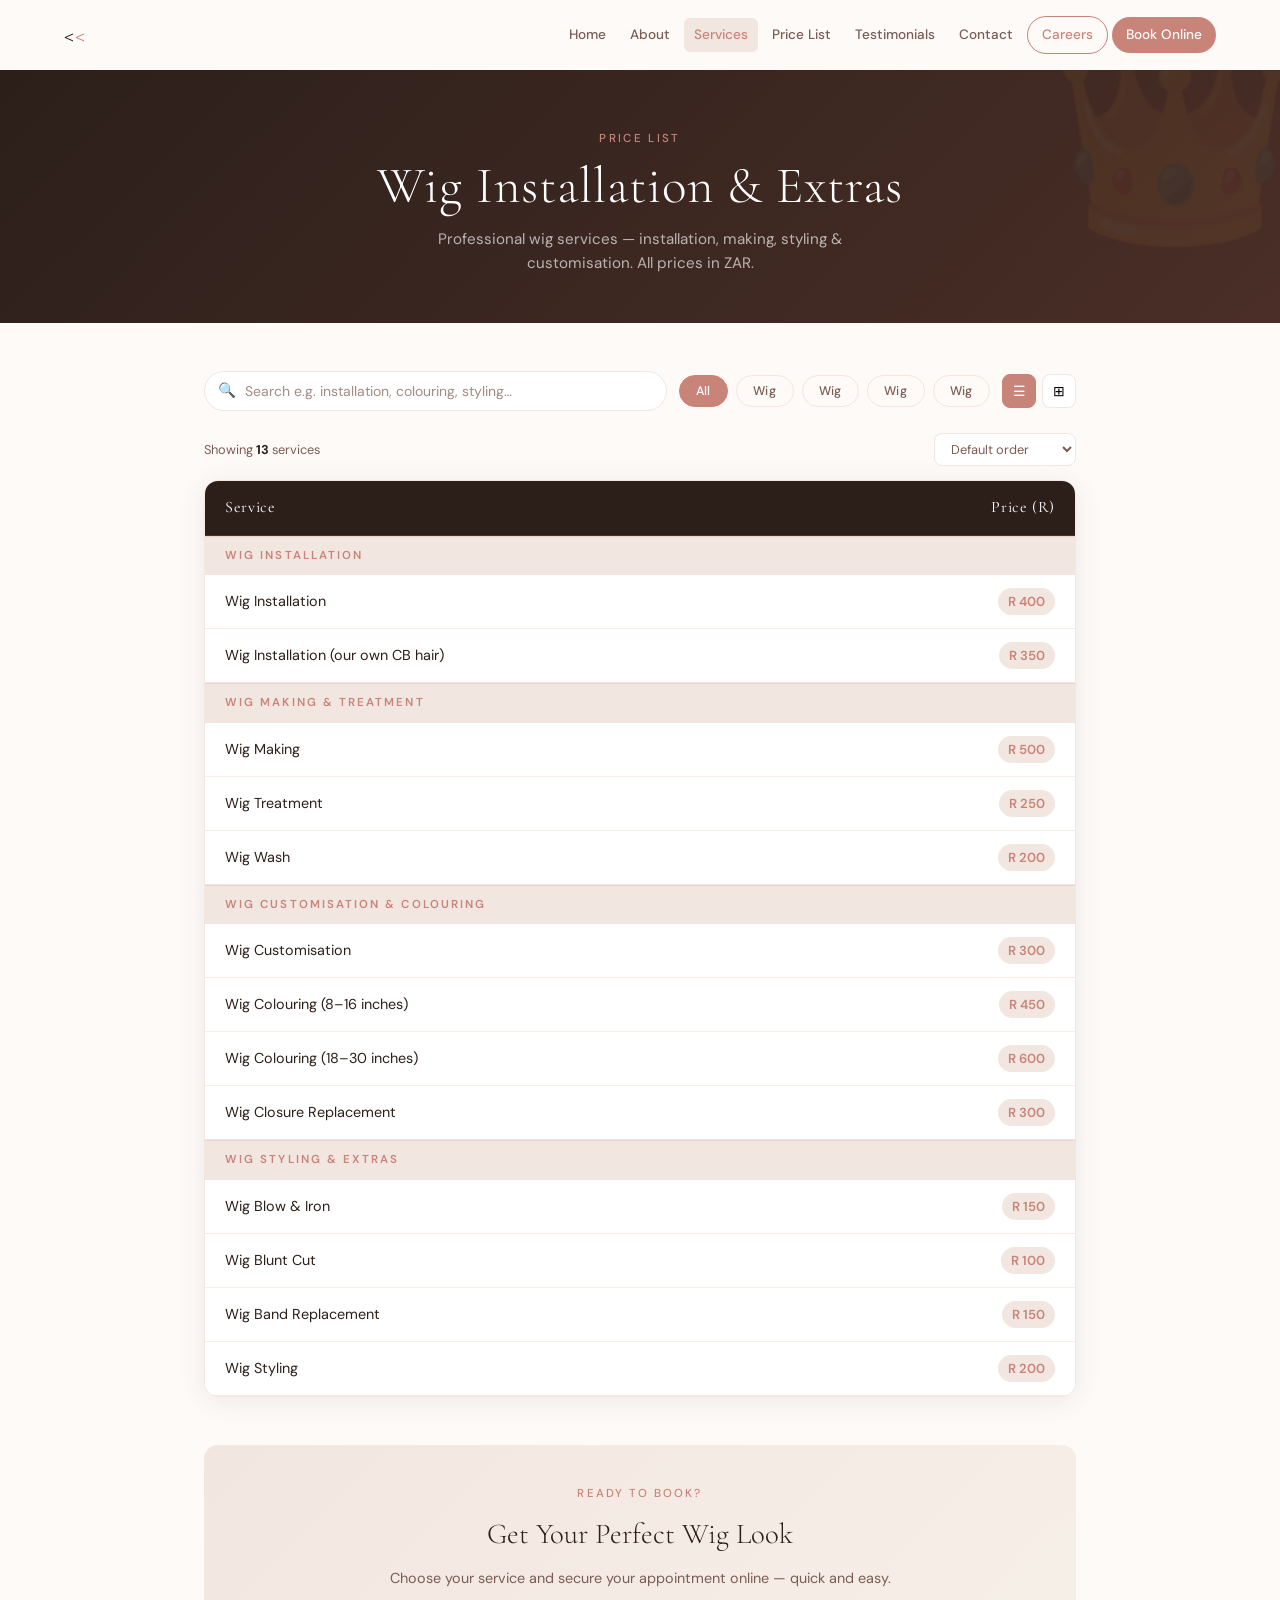
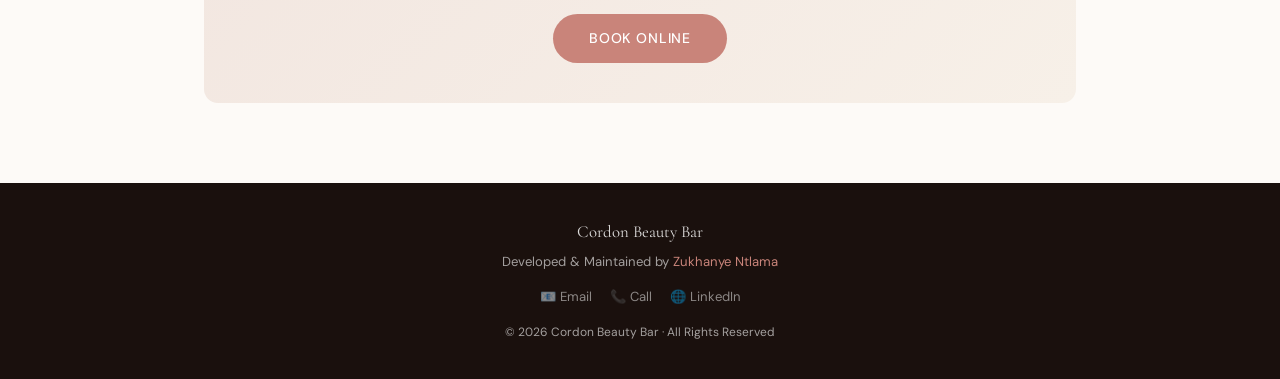
<file: pages/Wig-Installation.html>
<!DOCTYPE html>
<html lang="en">
<head>
  <meta charset="UTF-8">
  <meta name="viewport" content="width=device-width, initial-scale=1.0">
  <title>Cordon Beauty Bar | Wig Installation & Extras</title>
  <link href="https://fonts.googleapis.com/css2?family=Cormorant+Garamond:wght@300;400;600&family=DM+Sans:wght@300;400;500&display=swap" rel="stylesheet">
  <style>
    /* ── Tokens ── */
    :root {
      --rose:      #C9847A;
      --blush:     #F2E6E0;
      --champagne: #F7F0E8;
      --bark:      #2C1F1A;
      --mink:      #7A5C54;
      --white:     #FDFAF7;
      --ff-display: 'Cormorant Garamond', Georgia, serif;
      --ff-body:    'DM Sans', system-ui, sans-serif;
      --radius:    14px;
      --tr: 0.3s cubic-bezier(0.4,0,0.2,1);
    }

    *, *::before, *::after { box-sizing: border-box; margin: 0; padding: 0; }
    html { scroll-behavior: smooth; }
    body {
      font-family: var(--ff-body);
      background: var(--white);
      color: var(--bark);
      font-size: 16px;
      line-height: 1.6;
      overflow-x: hidden;
    }
    a { text-decoration: none; color: inherit; }

    /* ══════════════════════════════
       HEADER
    ══════════════════════════════ */
    header {
      position: sticky; top: 0; z-index: 100;
      background: var(--white);
      box-shadow: 0 1px 0 rgba(44,31,26,0.08);
    }
    .header-inner {
      max-width: 1200px; margin: 0 auto;
      padding: 0 24px; height: 70px;
      display: flex; align-items: center;
      justify-content: space-between; gap: 16px;
    }
    .logo {
      font-family: var(--ff-display);
      font-size: 1.5rem; font-weight: 600;
      color: var(--bark); letter-spacing: 0.04em; white-space: nowrap;
    }
    .logo span { color: var(--rose); }

    nav#navbar { display: flex; align-items: center; gap: 4px; flex-wrap: wrap; }
    .nav-link {
      font-size: 0.85rem; font-weight: 500; color: var(--mink);
      padding: 6px 10px; border-radius: 6px;
      transition: color var(--tr), background var(--tr); white-space: nowrap;
    }
    .nav-link:hover, .nav-link.active { color: var(--rose); background: var(--blush); }
    .nav-link.button {
      background: var(--rose); color: #fff;
      padding: 7px 14px; border-radius: 30px;
    }
    .nav-link.button:hover { background: var(--mink); color: #fff; }
    .nav-link.button.outline {
      background: transparent; color: var(--rose);
      border: 1.5px solid var(--rose);
    }
    .nav-link.button.outline:hover { background: var(--rose); color: #fff; }

    /* Hamburger */
    .hamburger {
      display: none; flex-direction: column;
      justify-content: space-between;
      width: 26px; height: 18px;
      cursor: pointer; background: none; border: none; padding: 0; z-index: 200;
    }
    .hamburger span {
      display: block; height: 2px; background: var(--bark);
      border-radius: 2px; transition: transform var(--tr), opacity var(--tr);
    }
    .hamburger.open span:nth-child(1) { transform: translateY(8px) rotate(45deg); }
    .hamburger.open span:nth-child(2) { opacity: 0; }
    .hamburger.open span:nth-child(3) { transform: translateY(-8px) rotate(-45deg); }

    /* Mobile nav overlay */
    .mobile-nav {
      display: none; position: fixed; inset: 0;
      background: var(--white); z-index: 150;
      flex-direction: column; align-items: center;
      justify-content: center; gap: 24px; padding: 40px 24px;
    }
    .mobile-nav.open { display: flex; }
    .mobile-nav .nav-link {
      font-size: 1.4rem; font-family: var(--ff-display);
      font-weight: 400; color: var(--bark);
      padding: 10px 0; letter-spacing: 0.03em; background: none;
    }
    .mobile-nav .nav-link.button {
      font-family: var(--ff-body); font-size: 1rem;
      padding: 12px 36px; border-radius: 30px;
      background: var(--rose); color: #fff;
    }

    /* ══════════════════════════════
       PAGE HERO
    ══════════════════════════════ */
    .page-hero {
      background: linear-gradient(135deg, var(--bark) 0%, #4a2e27 100%);
      padding: 60px 24px 48px;
      text-align: center; color: #fff;
      position: relative; overflow: hidden;
    }
    .page-hero::before {
      content: '👑';
      position: absolute; font-size: 200px;
      opacity: 0.05; top: -30px; right: -20px;
      line-height: 1; pointer-events: none;
    }
    .page-hero-eyebrow {
      font-size: 0.72rem; letter-spacing: 0.2em;
      text-transform: uppercase; color: var(--rose);
      font-weight: 500; margin-bottom: 10px;
    }
    .page-hero-title {
      font-family: var(--ff-display);
      font-size: clamp(2rem, 5vw, 3.2rem);
      font-weight: 300; letter-spacing: 0.02em;
      line-height: 1.1; margin-bottom: 12px;
    }
    .page-hero-sub {
      color: rgba(255,255,255,0.65);
      font-size: 0.95rem; max-width: 460px; margin: 0 auto;
    }

    /* ══════════════════════════════
       MAIN LAYOUT
    ══════════════════════════════ */
    .main-wrap {
      max-width: 920px; margin: 0 auto;
      padding: 48px 24px 80px;
    }

    /* ══════════════════════════════
       TOOLBAR
    ══════════════════════════════ */
    .toolbar {
      display: flex; gap: 12px; flex-wrap: wrap;
      align-items: center; margin-bottom: 22px;
    }
    .search-box {
      flex: 1; min-width: 200px; position: relative;
    }
    .search-box input {
      width: 100%; padding: 10px 16px 10px 40px;
      border: 1.5px solid var(--blush); border-radius: 30px;
      font-family: var(--ff-body); font-size: 0.875rem;
      background: #fff; color: var(--bark); outline: none;
      transition: border-color var(--tr);
    }
    .search-box input:focus { border-color: var(--rose); }
    .search-box input::placeholder { color: var(--mink); opacity: 0.7; }
    .search-icon {
      position: absolute; left: 14px; top: 50%;
      transform: translateY(-50%);
      font-size: 0.9rem; pointer-events: none; color: var(--mink);
    }
    .clear-btn {
      position: absolute; right: 14px; top: 50%;
      transform: translateY(-50%);
      background: none; border: none; cursor: pointer;
      color: var(--mink); font-size: 1rem; display: none;
      line-height: 1;
    }

    .filter-pills { display: flex; gap: 8px; flex-wrap: wrap; }
    .pill {
      font-size: 0.78rem; font-family: var(--ff-body);
      font-weight: 500; letter-spacing: 0.04em;
      padding: 7px 16px; border-radius: 30px;
      border: 1.5px solid var(--blush);
      background: transparent; color: var(--mink);
      cursor: pointer; white-space: nowrap;
      transition: background var(--tr), color var(--tr), border-color var(--tr);
    }
    .pill:hover { border-color: var(--rose); color: var(--rose); }
    .pill.active { background: var(--rose); border-color: var(--rose); color: #fff; }

    /* ══════════════════════════════
       SUMMARY BAR
    ══════════════════════════════ */
    .summary-bar {
      display: flex; align-items: center;
      justify-content: space-between;
      margin-bottom: 14px; flex-wrap: wrap; gap: 8px;
    }
    .result-count { font-size: 0.8rem; color: var(--mink); }
    .result-count strong { color: var(--bark); }
    .sort-select {
      font-size: 0.8rem; font-family: var(--ff-body);
      padding: 6px 12px; border-radius: 8px;
      border: 1.5px solid var(--blush);
      background: #fff; color: var(--mink);
      outline: none; cursor: pointer;
      transition: border-color var(--tr);
    }
    .sort-select:focus { border-color: var(--rose); }

    /* ══════════════════════════════
       TABLE
    ══════════════════════════════ */
    .table-wrap {
      border-radius: var(--radius); overflow: hidden;
      border: 1px solid rgba(201,132,122,0.18);
      box-shadow: 0 4px 28px rgba(44,31,26,0.08);
    }
    table { width: 100%; border-collapse: collapse; font-size: 0.9rem; }

    thead th {
      background: var(--bark); color: #fff;
      padding: 14px 20px; text-align: left;
      font-family: var(--ff-display); font-size: 1rem;
      font-weight: 400; letter-spacing: 0.04em;
    }
    thead th.price-col { text-align: right; width: 130px; }

    tr.category-row td {
      background: var(--blush);
      color: var(--rose);
      font-size: 0.72rem; letter-spacing: 0.18em;
      text-transform: uppercase; font-weight: 600;
      padding: 10px 20px;
      border-top: 2px solid rgba(201,132,122,0.2);
    }
    tr.price-row td {
      padding: 13px 20px;
      border-bottom: 1px solid rgba(242,230,224,0.7);
      background: #fff; vertical-align: middle;
      transition: background var(--tr);
    }
    tr.price-row:hover td { background: var(--champagne); }
    tr.price-row td.price-cell {
      text-align: right; font-weight: 600;
      color: var(--bark); white-space: nowrap;
    }
    tr.price-row td.price-cell span {
      display: inline-block;
      background: var(--blush); color: var(--rose);
      padding: 3px 10px; border-radius: 20px;
      font-size: 0.82rem; font-weight: 600;
    }

    /* No results */
    .no-results {
      text-align: center; padding: 48px 24px;
      color: var(--mink); font-size: 0.95rem; display: none;
    }
    .no-results.show { display: block; }

    /* ══════════════════════════════
       CARD VIEW (mobile alternative)
    ══════════════════════════════ */
    .card-view { display: none; gap: 14px; flex-direction: column; }
    .price-card {
      background: #fff; border-radius: var(--radius);
      border: 1px solid rgba(201,132,122,0.16);
      padding: 18px 20px;
      display: flex; justify-content: space-between; align-items: center;
      box-shadow: 0 2px 12px rgba(44,31,26,0.06);
      gap: 12px;
    }
    .price-card-info { flex: 1; }
    .price-card-cat {
      font-size: 0.65rem; letter-spacing: 0.16em;
      text-transform: uppercase; color: var(--rose);
      font-weight: 500; margin-bottom: 4px;
    }
    .price-card-name {
      font-size: 0.92rem; font-weight: 500; color: var(--bark);
    }
    .price-card-price {
      background: var(--blush); color: var(--rose);
      padding: 5px 14px; border-radius: 20px;
      font-size: 0.85rem; font-weight: 600;
      white-space: nowrap;
    }

    /* ══════════════════════════════
       VIEW TOGGLE
    ══════════════════════════════ */
    .view-toggle {
      display: flex; gap: 6px;
    }
    .view-btn {
      width: 34px; height: 34px;
      border: 1.5px solid var(--blush); border-radius: 8px;
      background: #fff; cursor: pointer; font-size: 0.9rem;
      display: flex; align-items: center; justify-content: center;
      transition: background var(--tr), border-color var(--tr);
    }
    .view-btn.active { background: var(--rose); border-color: var(--rose); color: #fff; }

    /* ══════════════════════════════
       BOOK CTA
    ══════════════════════════════ */
    .book-cta {
      margin-top: 48px;
      background: linear-gradient(135deg, var(--blush) 0%, var(--champagne) 100%);
      border-radius: var(--radius); padding: 40px 32px; text-align: center;
    }
    .book-cta p.eyebrow {
      font-size: 0.72rem; letter-spacing: 0.18em;
      text-transform: uppercase; color: var(--rose);
      font-weight: 500; margin-bottom: 8px;
    }
    .book-cta h3 {
      font-family: var(--ff-display); font-size: 1.8rem;
      font-weight: 300; color: var(--bark); margin-bottom: 10px;
    }
    .book-cta p.sub {
      color: var(--mink); font-size: 0.9rem; margin-bottom: 24px;
    }
    .book-btn {
      display: inline-block; padding: 13px 36px;
      background: var(--rose); color: #fff; border-radius: 30px;
      font-size: 0.875rem; font-weight: 500;
      letter-spacing: 0.06em; text-transform: uppercase;
      transition: background var(--tr), transform var(--tr);
    }
    .book-btn:hover { background: var(--mink); transform: translateY(-2px); }

    /* ══════════════════════════════
       FOOTER
    ══════════════════════════════ */
    footer {
      background: #1a100d; color: rgba(255,255,255,0.6);
      padding: 36px 24px; text-align: center; font-size: 0.82rem;
    }
    footer .footer-brand {
      font-family: var(--ff-display); font-size: 1.05rem;
      color: rgba(255,255,255,0.85); margin-bottom: 6px;
    }
    footer .footer-credit { margin-bottom: 14px; }
    footer .footer-highlight { color: var(--rose); }
    .footer-social { display: flex; justify-content: center; gap: 18px; flex-wrap: wrap; }
    .footer-link { color: rgba(255,255,255,0.5); transition: color var(--tr); }
    .footer-link:hover { color: var(--rose); }

    /* ══════════════════════════════
       SCROLL TO TOP
    ══════════════════════════════ */
    #scroll-top {
      position: fixed; bottom: 28px; right: 28px;
      width: 46px; height: 46px; background: var(--rose);
      color: #fff; border: none; border-radius: 50%; font-size: 1.2rem;
      cursor: pointer; box-shadow: 0 4px 16px rgba(201,132,122,0.4);
      display: flex; align-items: center; justify-content: center;
      opacity: 0; pointer-events: none;
      transition: opacity var(--tr), transform var(--tr); z-index: 90;
    }
    #scroll-top.visible { opacity: 1; pointer-events: auto; }
    #scroll-top:hover { transform: scale(1.1); }

    /* ══════════════════════════════
       RESPONSIVE
    ══════════════════════════════ */
    @media (max-width: 768px) {
      nav#navbar { display: none; }
      .hamburger { display: flex; }
      .toolbar { flex-direction: column; align-items: stretch; }
      .filter-pills { justify-content: flex-start; }
      /* Switch to card view on mobile */
      .table-wrap { display: none; }
      .card-view { display: flex; }
      .no-results { display: none !important; }
      .no-results-cards { display: block; text-align: center; padding: 32px 0; color: var(--mink); }
      .book-cta { padding: 28px 20px; }
    }
    @media (prefers-reduced-motion: reduce) {
      *, *::before, *::after { transition: none !important; }
    }
  </style>
</head>
<body>

  <!-- ── Header ── -->
  <header>
    <div class="header-inner">
      <a href="../index.html" class="logo"><<span><</span></a>
      <nav id="navbar" aria-label="Main navigation">
        <a href="../index.html" class="nav-link">Home</a>
        <a href="./About.html" class="nav-link">About</a>
        <a href="./Services.html" class="nav-link active">Services</a>
        <a href="./Pricelist.html" class="nav-link">Price List</a>
        <a href="./Testimonials.html" class="nav-link">Testimonials</a>
        <a href="./Contact.html" class="nav-link">Contact</a>
        <a href="./Careers.html" class="nav-link button outline">Careers</a>
        <a href="./Book-online.html" class="nav-link button">Book Online</a>
      </nav>
      <button class="hamburger" id="hamburger" aria-label="Open menu" aria-expanded="false">
        <span></span><span></span><span></span>
      </button>
    </div>
  </header>

  <!-- ── Mobile Nav Overlay ── -->
  <nav class="mobile-nav" id="mobile-nav" aria-label="Mobile navigation">
    <a href="../index.html" class="nav-link">Home</a>
    <a href="./About.html" class="nav-link">About</a>
    <a href="./Services.html" class="nav-link active">Services</a>
    <a href="./Pricelist.html" class="nav-link">Price List</a>
    <a href="./Testimonials.html" class="nav-link">Testimonials</a>
    <a href="./Contact.html" class="nav-link">Contact</a>
    <a href="./Careers.html" class="nav-link">Careers</a>
    <a href="./Book-online.html" class="nav-link button">Book Online</a>
  </nav>

  <!-- ── Page Hero ── -->
  <div class="page-hero">
    <p class="page-hero-eyebrow">Price List</p>
    <h1 class="page-hero-title">Wig Installation &amp; Extras</h1>
    <p class="page-hero-sub">Professional wig services — installation, making, styling &amp; customisation. All prices in ZAR.</p>
  </div>

  <!-- ── Main Content ── -->
  <main class="main-wrap">

    <!-- Toolbar -->
    <div class="toolbar">
      <div class="search-box">
        <span class="search-icon">🔍</span>
        <input type="search" id="search-input" placeholder="Search e.g. installation, colouring, styling…" autocomplete="off">
        <button class="clear-btn" id="clear-btn" aria-label="Clear search">✕</button>
      </div>
      <div class="filter-pills" role="group" aria-label="Filter by category" id="filter-pills"></div>
      <div class="view-toggle" id="view-toggle" aria-label="Toggle view">
        <button class="view-btn active" id="btn-table" title="Table view" aria-pressed="true">☰</button>
        <button class="view-btn" id="btn-cards" title="Card view" aria-pressed="false">⊞</button>
      </div>
    </div>

    <!-- Summary bar -->
    <div class="summary-bar">
      <p class="result-count" id="result-count"></p>
      <select class="sort-select" id="sort-select" aria-label="Sort prices">
        <option value="default">Default order</option>
        <option value="asc">Price: low → high</option>
        <option value="desc">Price: high → low</option>
      </select>
    </div>

    <!-- Table view -->
    <div class="table-wrap" id="table-wrap">
      <table id="wig-table" aria-label="Wig installation and extras price list">
        <thead>
          <tr>
            <th class="service-col">Service</th>
            <th class="price-col">Price (R)</th>
          </tr>
        </thead>
        <tbody id="table-body"></tbody>
      </table>
      <div class="no-results" id="no-results">
        No services found for "<span id="no-results-term"></span>". Try a different search or filter.
      </div>
    </div>

    <!-- Card view (mobile & toggle) -->
    <div class="card-view" id="card-view"></div>
    <p class="no-results-cards" id="no-results-cards" style="display:none;">
      No services found. Try a different search or filter.
    </p>

    <!-- Book CTA -->
    <div class="book-cta">
      <p class="eyebrow">Ready to book?</p>
      <h3>Get Your Perfect Wig Look</h3>
      <p class="sub">Choose your service and secure your appointment online — quick and easy.</p>
      <a href="./Book-online.html" class="book-btn">Book Online</a>
    </div>

  </main>

  <!-- ── Footer ── -->
  <footer id="footer">
    <div class="footer-container">
      <p class="footer-brand">Cordon Beauty Bar</p>
      <p class="footer-credit">
        Developed &amp; Maintained by <span class="footer-highlight">Zukhanye Ntlama</span>
      </p>
      <div class="footer-social">
        <a href="mailto:info@cordonbeauty.co.za" class="footer-link">📧 Email</a>
        <a href="tel:+27213566776" class="footer-link">📞 Call</a>
        <a href="https://www.linkedin.com/in/zukhanye-ntlama" target="_blank" rel="noopener" class="footer-link">🌐 LinkedIn</a>
      </div>
      <p style="margin-top:16px;font-size:0.75rem;">© 2026 Cordon Beauty Bar · All Rights Reserved</p>
    </div>
  </footer>

  <!-- ── Scroll to top ── -->
  <button id="scroll-top" aria-label="Scroll to top">↑</button>

  <!-- ════════════════════════════
       JAVASCRIPT
  ════════════════════════════ -->
  <script>
    /* ── Data ── */
    const priceData = [
      /* Wig Installation */
      { category: 'Wig Installation', service: 'Wig Installation', price: 400 },
      { category: 'Wig Installation', service: 'Wig Installation (our own CB hair)', price: 350 },
      /* Wig Making & Treatment */
      { category: 'Wig Making & Treatment', service: 'Wig Making', price: 500 },
      { category: 'Wig Making & Treatment', service: 'Wig Treatment', price: 250 },
      { category: 'Wig Making & Treatment', service: 'Wig Wash', price: 200 },
      /* Wig Customisation & Colouring */
      { category: 'Wig Customisation & Colouring', service: 'Wig Customisation', price: 300 },
      { category: 'Wig Customisation & Colouring', service: 'Wig Colouring (8–16 inches)', price: 450 },
      { category: 'Wig Customisation & Colouring', service: 'Wig Colouring (18–30 inches)', price: 600 },
      { category: 'Wig Customisation & Colouring', service: 'Wig Closure Replacement', price: 300 },
      /* Wig Styling & Extras */
      { category: 'Wig Styling & Extras', service: 'Wig Blow & Iron', price: 150 },
      { category: 'Wig Styling & Extras', service: 'Wig Blunt Cut', price: 100 },
      { category: 'Wig Styling & Extras', service: 'Wig Band Replacement', price: 150 },
      { category: 'Wig Styling & Extras', service: 'Wig Styling', price: 200 },
    ];

    const categories = ['All', ...new Set(priceData.map(d => d.category))];

    /* ── State ── */
    let activeFilter = 'All';
    let searchTerm   = '';
    let sortOrder    = 'default';
    let activeView   = 'table'; // 'table' | 'cards'

    /* ── Build filter pills ── */
    const pillsContainer = document.getElementById('filter-pills');
    categories.forEach(cat => {
      const btn = document.createElement('button');
      btn.className = 'pill' + (cat === 'All' ? ' active' : '');
      btn.textContent = cat === 'All' ? 'All' : cat.split(' ')[0]; // Short label on pills
      btn.title = cat;
      btn.dataset.filter = cat;
      btn.addEventListener('click', () => {
        activeFilter = cat;
        document.querySelectorAll('.pill').forEach(p => p.classList.remove('active'));
        btn.classList.add('active');
        render();
      });
      pillsContainer.appendChild(btn);
    });

    /* ── Filtered + sorted data ── */
    function getFiltered() {
      let data = priceData.filter(row => {
        const matchCat    = activeFilter === 'All' || row.category === activeFilter;
        const matchSearch = !searchTerm ||
          row.service.toLowerCase().includes(searchTerm) ||
          row.category.toLowerCase().includes(searchTerm);
        return matchCat && matchSearch;
      });
      if (sortOrder !== 'default') {
        data = [...data].sort((a, b) =>
          sortOrder === 'asc' ? a.price - b.price : b.price - a.price
        );
      }
      return data;
    }

    /* ── Highlight helper ── */
    function highlight(text) {
      if (!searchTerm) return text;
      const re = new RegExp(`(${searchTerm.replace(/[.*+?^${}()|[\]\\]/g, '\\$&')})`, 'gi');
      return text.replace(re, '<mark style="background:rgba(201,132,122,0.25);border-radius:3px;padding:0 2px;">$1</mark>');
    }

    /* ── Render ── */
    function render() {
      const data = getFiltered();

      /* Update count */
      document.getElementById('result-count').innerHTML =
        `Showing <strong>${data.length}</strong> service${data.length !== 1 ? 's' : ''}`;

      /* No-results */
      const noResults   = document.getElementById('no-results');
      const noResultsC  = document.getElementById('no-results-cards');
      const isEmpty     = data.length === 0;

      noResults.classList.toggle('show', isEmpty && activeView === 'table');
      noResultsC.style.display = isEmpty && activeView === 'cards' ? 'block' : 'none';
      if (isEmpty) {
        document.getElementById('no-results-term').textContent = searchTerm || activeFilter;
        document.getElementById('table-body').innerHTML = '';
        document.getElementById('card-view').innerHTML = '';
        return;
      }
      noResults.classList.remove('show');
      noResultsC.style.display = 'none';

      renderTable(data);
      renderCards(data);
    }

    /* ── Table render ── */
    function renderTable(data) {
      const tbody = document.getElementById('table-body');
      tbody.innerHTML = '';

      if (sortOrder !== 'default') {
        // Flat list when sorted
        data.forEach(row => tbody.appendChild(makeTR(row)));
      } else {
        // Grouped by category
        const grouped = {};
        data.forEach(row => {
          if (!grouped[row.category]) grouped[row.category] = [];
          grouped[row.category].push(row);
        });
        Object.entries(grouped).forEach(([cat, rows]) => {
          const catRow = document.createElement('tr');
          catRow.className = 'category-row';
          catRow.innerHTML = `<td colspan="2">${cat}</td>`;
          tbody.appendChild(catRow);
          rows.forEach(row => tbody.appendChild(makeTR(row)));
        });
      }
    }

    function makeTR(row) {
      const tr = document.createElement('tr');
      tr.className = 'price-row';
      tr.innerHTML = `
        <td>${highlight(row.service)}</td>
        <td class="price-cell"><span>R ${row.price}</span></td>
      `;
      return tr;
    }

    /* ── Card render ── */
    function renderCards(data) {
      const container = document.getElementById('card-view');
      container.innerHTML = '';

      data.forEach(row => {
        const card = document.createElement('div');
        card.className = 'price-card';
        card.innerHTML = `
          <div class="price-card-info">
            <p class="price-card-cat">${row.category}</p>
            <p class="price-card-name">${highlight(row.service)}</p>
          </div>
          <div class="price-card-price">R ${row.price}</div>
        `;
        container.appendChild(card);
      });
    }

    /* ── View toggle ── */
    const tableWrap = document.getElementById('table-wrap');
    const cardView  = document.getElementById('card-view');
    const btnTable  = document.getElementById('btn-table');
    const btnCards  = document.getElementById('btn-cards');

    function setView(view) {
      activeView = view;
      if (view === 'table') {
        tableWrap.style.display = '';
        cardView.style.display  = 'none';
        btnTable.classList.add('active');
        btnCards.classList.remove('active');
        btnTable.setAttribute('aria-pressed', 'true');
        btnCards.setAttribute('aria-pressed', 'false');
      } else {
        tableWrap.style.display = 'none';
        cardView.style.display  = 'flex';
        btnCards.classList.add('active');
        btnTable.classList.remove('active');
        btnCards.setAttribute('aria-pressed', 'true');
        btnTable.setAttribute('aria-pressed', 'false');
      }
      render();
    }

    btnTable.addEventListener('click', () => setView('table'));
    btnCards.addEventListener('click', () => setView('cards'));

    /* ── Search ── */
    const searchInput = document.getElementById('search-input');
    const clearBtn    = document.getElementById('clear-btn');

    searchInput.addEventListener('input', () => {
      searchTerm = searchInput.value.trim().toLowerCase();
      clearBtn.style.display = searchTerm ? 'block' : 'none';
      render();
    });
    clearBtn.addEventListener('click', () => {
      searchInput.value = '';
      searchTerm = '';
      clearBtn.style.display = 'none';
      searchInput.focus();
      render();
    });

    /* ── Sort ── */
    document.getElementById('sort-select').addEventListener('change', e => {
      sortOrder = e.target.value;
      render();
    });

    /* ── Auto switch to cards on small screens ── */
    const mq = window.matchMedia('(max-width: 768px)');
    function handleBreakpoint(e) {
      if (e.matches) {
        setView('cards');
        document.getElementById('view-toggle').style.display = 'none';
      } else {
        setView('table');
        document.getElementById('view-toggle').style.display = 'flex';
      }
    }
    mq.addEventListener('change', handleBreakpoint);
    handleBreakpoint(mq); // run on load

    /* ── Hamburger ── */
    const hamburger = document.getElementById('hamburger');
    const mobileNav  = document.getElementById('mobile-nav');

    hamburger.addEventListener('click', () => {
      const isOpen = hamburger.classList.toggle('open');
      mobileNav.classList.toggle('open', isOpen);
      hamburger.setAttribute('aria-expanded', isOpen);
      document.body.style.overflow = isOpen ? 'hidden' : '';
    });
    mobileNav.querySelectorAll('a').forEach(link => {
      link.addEventListener('click', () => {
        hamburger.classList.remove('open');
        mobileNav.classList.remove('open');
        document.body.style.overflow = '';
      });
    });
    document.addEventListener('click', e => {
      if (mobileNav.classList.contains('open') &&
          !mobileNav.contains(e.target) &&
          !hamburger.contains(e.target)) {
        hamburger.classList.remove('open');
        mobileNav.classList.remove('open');
        document.body.style.overflow = '';
      }
    });

    /* ── Scroll to top ── */
    const scrollBtn = document.getElementById('scroll-top');
    window.addEventListener('scroll', () => {
      scrollBtn.classList.toggle('visible', window.scrollY > 400);
    }, { passive: true });
    scrollBtn.addEventListener('click', () =>
      window.scrollTo({ top: 0, behavior: 'smooth' })
    );
  </script>
</body>
</html>
</file>
<file: CSS/style.css>
/* Service Card - Customized Hairstyles */
.custom-card {
  background: #fff;
  border: 2px solid #ff1493;
  border-radius: 12px;
  padding: 25px;
  margin: 40px auto;
  max-width: 400px;
  text-align: center;
  box-shadow: 0 6px 15px rgba(0,0,0,0.1);
  transition: transform 0.3s ease, box-shadow 0.3s ease;
}

.custom-card:hover {
  transform: translateY(-8px);
  box-shadow: 0 10px 20px rgba(0,0,0,0.15);
}

.card-title {
  font-size: 1.8rem;
  color: #ff1493;
  margin-bottom: 15px;
}

.card-text {
  font-size: 1rem;
  margin-bottom: 20px;
  color: #555;
}

.custom-button {
  display: inline-block;
  background-color: #ff1493;
  color: #fff;
  padding: 12px 28px;
  border-radius: 30px;
  text-decoration: none;
  font-weight: bold;
  transition: all 0.3s ease;
}

.custom-button:hover {
  background-color: #333;
  color: #fff;
  transform: scale(1.05);
}

/* Call to Action Section */
#cta {
  background: linear-gradient(135deg, #ff1493);
  text-align: center;
  padding: 60px 20px;
  color: #fff;
}

.cta-title {
  font-size: 2.5rem;
  margin-bottom: 15px;
  font-weight: bold;
  letter-spacing: 1px;
}

.cta-text {
  font-size: 1.2rem;
  margin-bottom: 25px;
}

.cta-button {
  display: inline-block;
  background-color: #fff;
  color: #ff1493;
  padding: 12px 30px;
  border-radius: 30px;
  text-decoration: none;
  font-weight: bold;
  transition: all 0.3s ease;
}

.cta-button:hover {
  background-color: #333;
  color: #fff;
  transform: scale(1.05);
}

/* Footer Section */
#footer {
  background-color: #333;
  color: #ddd;
  text-align: center;
  padding: 30px 20px;
}

.footer-text {
  margin: 8px 0;
  font-size: 1rem;
}

.footer-link {
  color: #ff1493;
  text-decoration: none;
  transition: color 0.3s ease;
}

.footer-link:hover {
  color: #fff;
}
/* ===== Global Reset ===== */
body {
  margin: 0;
  font-family: 'Segoe UI', Tahoma, Geneva, Verdana, sans-serif;
  background-color: #f9f9f9;
  color: #333;
}

/* ===== Header ===== */
#main-header {
  background-color: #fff;
  padding: 15px 30px;
  box-shadow: 0 2px 6px rgba(0,0,0,0.1);
}

.header-container {
  display: flex;
  align-items: center;
  justify-content: space-between;
}

.logo-left {
  height: 60px;
}

#navbar {
  display: flex;
  gap: 20px;
}

.nav-link {
  text-decoration: none;
  color: #333;
  font-weight: 500;
  transition: color 0.3s ease;
}

.nav-link:hover {
  color: #ff1493;
}

.nav-link.active {
  border-bottom: 2px solid #ff1493;
}

.nav-link.button {
  background-color: #ff1493;
  color: #fff;
  padding: 8px 18px;
  border-radius: 25px;
  transition: background-color 0.3s ease;
}

.nav-link.button:hover {
  background-color: #333;
}

/* Divider */
.divider {
  border: none;
  border-top: 1px solid #eee;
  margin: 20px 0;
}

/* ===== Hero Section ===== */
#hero {
  position: relative;
  height: 400px;
  color: #fff;
}

.hero-background {
  background-size: cover;
  background-position: center;
  height: 100%;
  position: relative;
}

.hero-overlay {
  background: rgba(0,0,0,0.5);
  height: 100%;
  display: flex;
  align-items: center;
  justify-content: center;
}

.hero-content {
  text-align: center;
  max-width: 700px;
  padding: 20px;
}

.hero-title {
  font-size: 2.5rem;
  margin-bottom: 15px;
}

.hero-text {
  font-size: 1.2rem;
  margin-bottom: 25px;
}

.cta-button {
  display: inline-block;
  background-color: #ff1493;
  color: #fff;
  padding: 12px 30px;
  border-radius: 30px;
  text-decoration: none;
  font-weight: bold;
  transition: all 0.3s ease;
}

.cta-button:hover {
  background-color: #333;
  color: #fff;
  transform: scale(1.05);
}

/* ===== Services Section ===== */
#services {
  padding: 60px 20px;
  text-align: center;
}

.section-title {
  font-size: 2rem;
  margin-bottom: 40px;
  color: #ff1493;
}

.card-container {
  display: grid;
  grid-template-columns: repeat(auto-fit, minmax(250px, 1fr));
  gap: 25px;
  max-width: 1200px;
  margin: 0 auto;
}

.service-card {
  background: #fff;
  border-radius: 12px;
  padding: 25px;
  box-shadow: 0 6px 15px rgba(0,0,0,0.1);
  transition: transform 0.3s ease, box-shadow 0.3s ease;
}

.service-card:hover {
  transform: translateY(-8px);
  box-shadow: 0 10px 20px rgba(0,0,0,0.15);
}

.card-title {
  font-size: 1.4rem;
  margin-bottom: 10px;
  color: #ff1493;
}

.card-text {
  font-size: 1rem;
  margin-bottom: 15px;
  color: #555;
}

.card-link {
  color: #ff1493;
  text-decoration: none;
  font-weight: bold;
}

.card-link:hover {
  text-decoration: underline;
}

/* ===== Intimates Section ===== */
#intimates-link {
  position: relative;
  text-align: center;
  margin: 60px 0;
}

.intimates-container {
  position: relative;
}

.intimates-image {
  width: 100%;
  height: auto;
  border-radius: 8px;
}

.intimates-overlay {
  position: absolute;
  top: 20%;
  left: 10%;
  background: rgba(255,255,255,0.9);
  padding: 20px;
  border-radius: 8px;
}

.intimates-title {
  font-size: 1.8rem;
  margin-bottom: 10px;
  color: #ff1493;
}

.intimates-text {
  font-size: 1rem;
  margin-bottom: 15px;
  color: #333;
}

/* ===== Footer ===== */
#footer {
  background-color: #333;
  color: #ddd;
  text-align: center;
  padding: 30px 20px;
}

.footer-text {
  margin: 8px 0;
  font-size: 1rem;
}

.footer-link {
  color: #ff1493;
  text-decoration: none;
  transition: color 0.3s ease;
}

.footer-link:hover {
  color: #fff;
}
/* ===== Global Reset ===== */
body#wig-page {
  margin: 0;
  font-family: 'Segoe UI', Tahoma, Geneva, Verdana, sans-serif;
  background-color: #f9f9f9;
  color: #333;
}

/* ===== Header ===== */
#main-header {
  background-color: #fff;
  padding: 15px 30px;
  box-shadow: 0 2px 6px rgba(0,0,0,0.1);
}

.header-container {
  display: flex;
  align-items: center;
  justify-content: space-between;
}

.logo-left {
  height: 60px;
}

#navbar {
  display: flex;
  gap: 20px;
}

.nav-link {
  text-decoration: none;
  color: #333;
  font-weight: 500;
  transition: color 0.3s ease;
}

.nav-link:hover {
  color: #ff1493;
}

.nav-link.active {
  border-bottom: 2px solid #ff1493;
}

.nav-link.button {
  background-color: #ff1493;
  color: #fff;
  padding: 8px 18px;
  border-radius: 25px;
  transition: background-color 0.3s ease;
}

.nav-link.button:hover {
  background-color: #333;
}

/* Divider */
.divider {
  border: none;
  border-top: 1px solid #eee;
  margin: 20px 0;
}

/* ===== Page Title ===== */
.page-title {
  text-align: center;
  font-size: 2rem;
  margin: 40px 0 20px;
  color: #ff1493;
}

/* ===== Price Table ===== */
.price-table {
  width: 85%;
  margin: 0 auto 60px auto;
  border-collapse: collapse;
  background: #fff;
  border-radius: 8px;
  overflow: hidden;
  box-shadow: 0 6px 15px rgba(0,0,0,0.1);
}

.price-table th, .price-table td {
  border: 1px solid #ddd;
  padding: 14px;
  text-align: left;
  font-size: 1rem;
}

.table-header {
  background-color: #ff1493;
  color: #fff;
  font-weight: bold;
  text-align: center;
}

.category-row td {
  background-color: #f1f1f1;
  font-weight: bold;
  text-align: center;
  font-size: 1.1rem;
}

.price-row:hover {
  background-color: #ffe4f0; /* subtle pink hover */
}

.service-col {
  width: 70%;
}

.price-col {
  width: 30%;
  text-align: center;
  font-weight: bold;
  color: #333;
}
/* ===== Global Reset ===== */
body {
  margin: 0;
  font-family: 'Segoe UI', Tahoma, Geneva, Verdana, sans-serif;
  background-color: #f9f9f9;
  color: #333;
}

/* ===== Header ===== */
#main-header {
  background-color: #fff;
  padding: 15px 30px;
  box-shadow: 0 2px 6px rgba(0,0,0,0.1);
}

.header-container {
  display: flex;
  align-items: center;
  justify-content: space-between;
}

.logo-left {
  height: 60px;
}

#navbar {
  display: flex;
  gap: 20px;
}

.nav-link {
  text-decoration: none;
  color: #333;
  font-weight: 500;
  transition: color 0.3s ease;
}

.nav-link:hover {
  color: #ff1493;
}

.nav-link.active {
  border-bottom: 2px solid #ff1493;
}

.nav-link.button {
  background-color: #ff1493;
  color: #fff;
  padding: 8px 18px;
  border-radius: 25px;
  transition: background-color 0.3s ease;
}

.nav-link.button:hover {
  background-color: #333;
}

/* Divider */
.divider {
  border: none;
  border-top: 1px solid #eee;
  margin: 20px 0;
}

/* ===== Hero Section ===== */
#hero {
  position: relative;
  height: 350px;
  color: #fff;
}

.hero-background {
  background-size: cover;
  background-position: center;
  height: 100%;
  position: relative;
}

.hero-overlay {
  background: rgba(0,0,0,0.5);
  height: 100%;
  display: flex;
  align-items: center;
  justify-content: center;
}

.hero-content {
  text-align: center;
  max-width: 700px;
  padding: 20px;
}

.hero-title {
  font-size: 2.5rem;
  margin-bottom: 15px;
}

.hero-text {
  font-size: 1.2rem;
}

/* ===== Testimonials Section ===== */
#testimonials {
  padding: 60px 20px;
  text-align: center;
}

.section-title {
  font-size: 2rem;
  margin-bottom: 40px;
  color: #ff1493;
}

.card-container {
  display: grid;
  grid-template-columns: repeat(auto-fit, minmax(280px, 1fr));
  gap: 25px;
  max-width: 1200px;
  margin: 0 auto;
}

.testimonial-card {
  background: #fff;
  border-radius: 12px;
  padding: 25px;
  box-shadow: 0 6px 15px rgba(0,0,0,0.1);
  transition: transform 0.3s ease, box-shadow 0.3s ease;
}

.testimonial-card:hover {
  transform: translateY(-8px);
  box-shadow: 0 10px 20px rgba(0,0,0,0.15);
}

.testimonial-text {
  font-size: 1rem;
  margin-bottom: 15px;
  color: #555;
  font-style: italic;
}

.testimonial-author {
  font-weight: bold;
  color: #333;
}

.testimonial-date {
  font-size: 0.9rem;
  color: #888;
}

/* ===== Call to Action Section ===== */
#cta {
  background: linear-gradient(135deg, #ff1493, #ff0080);
  text-align: center;
  padding: 60px 20px;
  color: #fff;
}

.cta-title {
  font-size: 2.5rem;
  margin-bottom: 15px;
  font-weight: bold;
}

.cta-text {
  font-size: 1.2rem;
  margin-bottom: 25px;
}

.cta-button {
  display: inline-block;
  background-color: #fff;
  color: #ff1493;
  padding: 12px 30px;
  border-radius: 30px;
  text-decoration: none;
  font-weight: bold;
  transition: all 0.3s ease;
}

.cta-button:hover {
  background-color: #333;
  color: #fff;
  transform: scale(1.05);
}

/* ===== Footer ===== */
#footer {
  background-color: #333;
  color: #ddd;
  text-align: center;
  padding: 30px 20px;
}

.footer-text {
  margin: 8px 0;
  font-size: 1rem;
}

.footer-link {
  color: #ff1493;
  text-decoration: none;
  transition: color 0.3s ease;
}

.footer-link:hover {
  color: #fff;
}
/* ===== Global Reset ===== */
body {
  margin: 0;
  font-family: 'Segoe UI', Tahoma, Geneva, Verdana, sans-serif;
  background-color: #f9f9f9;
  color: #333;
}

/* ===== Header ===== */
#main-header {
  background-color: #fff;
  padding: 15px 30px;
  box-shadow: 0 2px 6px rgba(0,0,0,0.1);
}

.header-container {
  display: flex;
  align-items: center;
  justify-content: space-between;
}

.logo-left {
  height: 60px;
}

#navbar {
  display: flex;
  gap: 20px;
}

.nav-link {
  text-decoration: none;
  color: #333;
  font-weight: 500;
  transition: color 0.3s ease;
}

.nav-link:hover {
  color: #ff1493;
}

.nav-link.active {
  border-bottom: 2px solid #ff1493;
}

.nav-link.button {
  background-color: #ff1493;
  color: #fff;
  padding: 8px 18px;
  border-radius: 25px;
  transition: background-color 0.3s ease;
}

.nav-link.button:hover {
  background-color: #333;
}

/* Divider */
.divider {
  border: none;
  border-top: 1px solid #eee;
  margin: 20px 0;
}

/* ===== Hero Section ===== */
#hero {
  position: relative;
  height: 350px;
  color: #fff;
}

.hero-background {
  background-size: cover;
  background-position: center;
  height: 100%;
  position: relative;
}

.hero-overlay {
  background: rgba(0,0,0,0.5);
  height: 100%;
  display: flex;
  align-items: center;
  justify-content: center;
}

.hero-content {
  text-align: center;
  max-width: 700px;
  padding: 20px;
}

.hero-title {
  font-size: 2.5rem;
  margin-bottom: 15px;
}

.hero-text {
  font-size: 1.2rem;
}

/* ===== About Sections ===== */
.about-section {
  padding: 60px 20px;
  max-width: 1000px;
  margin: 0 auto;
  text-align: center;
}

.section-title {
  font-size: 2rem;
  margin-bottom: 20px;
  color: #ff1493;
}

.section-text {
  font-size: 1.1rem;
  color: #555;
  margin-bottom: 20px;
  line-height: 1.6;
}

/* Values List */
.values-list, .why-list {
  list-style: none;
  padding: 0;
  margin: 20px auto;
  max-width: 700px;
  text-align: left;
}

.values-list li, .why-list li {
  margin-bottom: 12px;
  font-size: 1rem;
  color: #444;
}

.values-list strong, .why-list strong {
  color: #ff1493;
}

/* ===== Team Section ===== */
.team-gallery {
  display: grid;
  grid-template-columns: repeat(auto-fit, minmax(220px, 1fr));
  gap: 25px;
  margin-top: 30px;
}

.team-member {
  background: #fff;
  border-radius: 12px;
  padding: 20px;
  box-shadow: 0 6px 15px rgba(0,0,0,0.1);
  transition: transform 0.3s ease, box-shadow 0.3s ease;
  text-align: center;
}

.team-member:hover {
  transform: translateY(-8px);
  box-shadow: 0 10px 20px rgba(0,0,0,0.15);
}

.team-image {
  width: 100%;
  height: auto;
  border-radius: 8px;
  margin-bottom: 15px;
}

.team-name {
  font-size: 1.2rem;
  color: #ff1493;
  margin-bottom: 5px;
}

.team-role {
  font-size: 1rem;
  color: #555;
}

/* ===== Footer ===== */
#footer {
  background-color: #333;
  color: #ddd;
  text-align: center;
  padding: 30px 20px;
}

.footer-text {
  margin: 8px 0;
  font-size: 1rem;
}

.footer-link {
  color: #ff1493;
  text-decoration: none;
  transition: color 0.3s ease;
}

.footer-link:hover {
  color: #fff;
}
/* ===== Global Reset ===== */
body {
  margin: 0;
  font-family: 'Segoe UI', Tahoma, Geneva, Verdana, sans-serif;
  background-color: #f9f9f9;
  color: #333;
}

/* ===== Header ===== */
#main-header {
  background-color: #fff;
  padding: 15px 30px;
  box-shadow: 0 2px 6px rgba(0,0,0,0.1);
}

.header-container {
  display: flex;
  align-items: center;
  justify-content: space-between;
}

.logo-left {
  height: 60px;
}

#navbar {
  display: flex;
  gap: 20px;
}

.nav-link {
  text-decoration: none;
  color: #333;
  font-weight: 500;
  transition: color 0.3s ease;
}

.nav-link:hover {
  color: #ff1493;
}

.nav-link.active {
  border-bottom: 2px solid #ff1493;
}

.nav-link.button {
  background-color: #ff1493;
  color: #fff;
  padding: 8px 18px;
  border-radius: 25px;
  transition: background-color 0.3s ease;
}

.nav-link.button:hover {
  background-color: #333;
}

/* Divider */
.divider {
  border: none;
  border-top: 1px solid #eee;
  margin: 20px 0;
}

/* ===== Hero Section ===== */
#hero {
  position: relative;
  height: 350px;
  color: #fff;
}

.hero-background {
  background-size: cover;
  background-position: center;
  height: 100%;
  position: relative;
}

.hero-overlay {
  background: rgba(0,0,0,0.5);
  height: 100%;
  display: flex;
  align-items: center;
  justify-content: center;
}

.hero-content {
  text-align: center;
  max-width: 700px;
  padding: 20px;
}

.hero-title {
  font-size: 2.5rem;
  margin-bottom: 15px;
}

.hero-text {
  font-size: 1.2rem;
  margin-bottom: 25px;
}

/* ===== Booking Form ===== */
#booking-section {
  padding: 60px 20px;
  text-align: center;
}

.section-title {
  font-size: 2rem;
  margin-bottom: 30px;
  color: #ff1493;
}

.form-container {
  max-width: 500px;
  margin: 0 auto;
  display: flex;
  flex-direction: column;
  gap: 15px;
}

.form-input {
  padding: 12px;
  border: 1px solid #ddd;
  border-radius: 8px;
  font-size: 1rem;
  transition: border-color 0.3s ease, box-shadow 0.3s ease;
}

.form-input:focus {
  border-color: #ff1493;
  box-shadow: 0 0 6px rgba(255,20,147,0.3);
  outline: none;
}

/* ===== Payment Section ===== */
#payment-section {
  padding: 60px 20px;
  text-align: center;
}

.payment-row {
  display: flex;
  gap: 15px;
}

.cta-button {
  display: inline-block;
  background-color: #ff1493;
  color: #fff;
  padding: 12px 30px;
  border-radius: 30px;
  text-decoration: none;
  font-weight: bold;
  transition: all 0.3s ease;
  margin-top: 15px;
}

.cta-button:hover {
  background-color: #333;
  color: #fff;
  transform: scale(1.05);
}

.payment-note {
  margin-top: 15px;
  font-size: 0.95rem;
  color: #555;
}

/* ===== Footer ===== */
#footer {
  background-color: #333;
  color: #ddd;
  text-align: center;
  padding: 30px 20px;
}

.footer-text {
  margin: 8px 0;
  font-size: 1rem;
}

.footer-link {
  color: #ff1493;
  text-decoration: none;
  transition: color 0.3s ease;
}

.footer-link:hover {
  color: #fff;
}
/* ===== Global Reset ===== */
body {
  margin: 0;
  font-family: 'Segoe UI', Tahoma, Geneva, Verdana, sans-serif;
  background-color: #f9f9f9;
  color: #333;
}

/* ===== Header ===== */
#main-header {
  background-color: #fff;
  padding: 15px 30px;
  box-shadow: 0 2px 6px rgba(0,0,0,0.1);
}

.header-container {
  display: flex;
  align-items: center;
  justify-content: space-between;
}

.logo-left {
  height: 60px;
}

#navbar {
  display: flex;
  gap: 20px;
}

.nav-link {
  text-decoration: none;
  color: #333;
  font-weight: 500;
  transition: color 0.3s ease;
}

.nav-link:hover {
  color: #ff1493;
}

.nav-link.active {
  border-bottom: 2px solid #ff1493;
}

.nav-link.button {
  background-color: #ff1493;
  color: #fff;
  padding: 8px 18px;
  border-radius: 25px;
  transition: background-color 0.3s ease;
}

.nav-link.button:hover {
  background-color: #333;
}

/* Divider */
.divider {
  border: none;
  border-top: 1px solid #eee;
  margin: 20px 0;
}

/* ===== Hero Section ===== */
#hero {
  position: relative;
  height: 300px;
  color: #fff;
}

.hero-background {
  background-size: cover;
  background-position: center;
  height: 100%;
  position: relative;
}

.hero-overlay {
  background: rgba(0,0,0,0.5);
  height: 100%;
  display: flex;
  align-items: center;
  justify-content: center;
}

.hero-content {
  text-align: center;
  max-width: 700px;
  padding: 20px;
}

.hero-title {
  font-size: 2.5rem;
  margin-bottom: 15px;
}

.hero-text {
  font-size: 1.2rem;
}

/* ===== Contact Form ===== */
#contact-form-section {
  padding: 60px 20px;
  text-align: center;
}

.section-title {
  font-size: 2rem;
  margin-bottom: 30px;
  color: #ff1493;
}

.form-container {
  max-width: 500px;
  margin: 0 auto;
  display: flex;
  flex-direction: column;
  gap: 15px;
}

.form-input, .form-textarea {
  padding: 12px;
  border: 1px solid #ddd;
  border-radius: 8px;
  font-size: 1rem;
  transition: border-color 0.3s ease, box-shadow 0.3s ease;
}

.form-textarea {
  min-height: 120px;
  resize: vertical;
}

.form-input:focus, .form-textarea:focus {
  border-color: #ff1493;
  box-shadow: 0 0 6px rgba(255,20,147,0.3);
  outline: none;
}

.cta-button {
  background-color: #ff1493;
  color: #fff;
  padding: 12px 30px;
  border-radius: 30px;
  border: none;
  font-weight: bold;
  cursor: pointer;
  transition: all 0.3s ease;
}

.cta-button:hover {
  background-color: #333;
  color: #fff;
  transform: scale(1.05);
}

.form-note {
  margin-top: 10px;
  font-size: 0.95rem;
  color: #555;
}

/* ===== Contact Info ===== */
#contact-info {
  padding: 40px 20px;
  text-align: center;
}

.info-container {
  max-width: 700px;
  margin: 0 auto;
  line-height: 1.6;
  font-size: 1rem;
}

/* ===== Map Section ===== */
#map-section {
  padding: 60px 20px;
  text-align: center;
}

.map-container {
  max-width: 900px;
  margin: 0 auto;
  border-radius: 12px;
  overflow: hidden;
  box-shadow: 0 6px 15px rgba(0,0,0,0.1);
}

/* ===== Social Media Section ===== */
#social-section {
  padding: 60px 20px;
  text-align: center;
}

.social-links {
  display: flex;
  justify-content: center;
  gap: 20px;
  flex-wrap: wrap;
}

.social-link {
  display: inline-block;
  background-color: #ff1493;
  color: #fff;
  padding: 12px 20px;
  border-radius: 30px;
  text-decoration: none;
  font-weight: bold;
  transition: all 0.3s ease;
}

.social-link:hover {
  background-color: #333;
  transform: scale(1.05);
}

/* ===== FAQ Section ===== */
#faq-section {
  padding: 60px 20px;
  max-width: 800px;
  margin: 0 auto;
}

.faq-list {
  list-style: none;
  padding: 0;
}

.faq-list li {
  margin-bottom: 15px;
  font-size: 1rem;
  color: #444;
}

.faq-list strong {
  color: #ff1493;
}

/* ===== Footer ===== */
#footer {
  background-color: #333;
  color: #ddd;
  text-align: center;
  padding: 30px 20px;
}

.footer-text {
  margin: 8px 0;
  font-size: 1rem;
}

.footer-link {
  color: #ff1493;
  text-decoration: none;
  transition: color 0.3s ease;
}

.footer-link:hover {
  color: #fff;
}
/* ===== Global Reset ===== */
body {
  margin: 0;
  font-family: 'Segoe UI', Tahoma, Geneva, Verdana, sans-serif;
  background-color: #f9f9f9;
  color: #333;
}

/* ===== Header ===== */
#main-header {
  background-color: #fff;
  padding: 15px 30px;
  box-shadow: 0 2px 6px rgba(0,0,0,0.1);
}

.header-container {
  display: flex;
  align-items: center;
  justify-content: space-between;
}

.logo-left {
  height: 60px;
}

#navbar {
  display: flex;
  gap: 20px;
}

.nav-link {
  text-decoration: none;
  color: #333;
  font-weight: 500;
  transition: color 0.3s ease;
}

.nav-link:hover {
  color: #ff1493;
}

.nav-link.active {
  border-bottom: 2px solid #ff1493;
}

.nav-link.button {
  background-color: #ff1493;
  color: #fff;
  padding: 8px 18px;
  border-radius: 25px;
  transition: background-color 0.3s ease;
}

.nav-link.button:hover {
  background-color: #333;
}

/* Divider */
.divider {
  border: none;
  border-top: 1px solid #eee;
  margin: 20px 0;
}

/* ===== Hero Section ===== */
#hero {
  position: relative;
  height: 400px;
  color: #fff;
}

.hero-background {
  background-size: cover;
  background-position: center;
  height: 100%;
  position: relative;
}

.hero-overlay {
  background: rgba(0,0,0,0.5);
  height: 100%;
  display: flex;
  align-items: center;
  justify-content: center;
}

.hero-content {
  text-align: center;
  max-width: 700px;
  padding: 20px;
}

.hero-title {
  font-size: 2.5rem;
  margin-bottom: 15px;
}

.hero-text {
  font-size: 1.2rem;
  margin-bottom: 25px;
}

.cta-button {
  display: inline-block;
  background-color: #ff1493;
  color: #fff;
  padding: 12px 30px;
  border-radius: 30px;
  text-decoration: none;
  font-weight: bold;
  transition: all 0.3s ease;
}

.cta-button:hover {
  background-color: #333;
  color: #fff;
  transform: scale(1.05);
}

/* ===== Services Section ===== */
#services {
  padding: 60px 20px;
  text-align: center;
}

.section-title {
  font-size: 2rem;
  margin-bottom: 40px;
  color: #ff1493;
}

.card-container {
  display: grid;
  grid-template-columns: repeat(auto-fit, minmax(250px, 1fr));
  gap: 25px;
  max-width: 1200px;
  margin: 0 auto;
}

.service-card {
  background: #fff;
  border-radius: 12px;
  padding: 20px;
  box-shadow: 0 6px 15px rgba(0,0,0,0.1);
  transition: transform 0.3s ease, box-shadow 0.3s ease;
  text-align: center;
}

.service-card:hover {
  transform: translateY(-8px);
  box-shadow: 0 10px 20px rgba(0,0,0,0.15);
}

.team-image {
  width: 100%;
  height: 180px;
  object-fit: cover;
  border-radius: 8px;
  margin-bottom: 15px;
}

.card-title {
  font-size: 1.4rem;
  margin-bottom: 10px;
  color: #ff1493;
}

.card-text {
  font-size: 1rem;
  margin-bottom: 15px;
  color: #555;
}

.card-link {
  color: #ff1493;
  text-decoration: none;
  font-weight: bold;
}

.card-link:hover {
  text-decoration: underline;
}

/* ===== Intimates Section ===== */
#intimates-link {
  position: relative;
  text-align: center;
  margin: 60px 0;
}

.intimates-container {
  position: relative;
}

.intimates-image {
  width: 100%;
  height: auto;
  border-radius: 8px;
}

.intimates-overlay {
  position: absolute;
  top: 20%;
  left: 10%;
  background: rgba(255,255,255,0.9);
  padding: 20px;
  border-radius: 8px;
}

.intimates-title {
  font-size: 1.8rem;
  margin-bottom: 10px;
  color: #ff1493;
}

.intimates-text {
  font-size: 1rem;
  margin-bottom: 15px;
  color: #333;
}

/* ===== Footer ===== */
#footer {
  background-color: #333;
  color: #ddd;
  text-align: center;
  padding: 30px 20px;
}

.footer-text {
  margin: 8px 0;
  font-size: 1rem;
}

.footer-link {
  color: #ff1493;
  text-decoration: none;
  transition: color 0.3s ease;
}

.footer-link:hover {
  color: #fff;
}
/* ===== Navigation Styling ===== */
#navbar {
  display: flex;
  gap: 20px;
}

.nav-link {
  text-decoration: none;
  color: #333;
  font-weight: 500;
  position: relative;
  transition: color 0.3s ease, transform 0.3s ease;
}

/* Hover effect: pink text + underline animation */
.nav-link:hover {
  color: #ff1493;
  transform: translateY(-2px);
}

.nav-link::after {
  content: "";
  position: absolute;
  left: 0;
  bottom: -5px;
  width: 0%;
  height: 2px;
  background-color: #ff1493;
  transition: width 0.3s ease;
}

.nav-link:hover::after {
  width: 100%;
}

/* Active link styling */
.nav-link.active {
  color: #ff1493;
  font-weight: bold;
}

.nav-link.button {
  background-color: #5c4d55;
  color: #fff;
  padding: 8px 18px;
  border-radius: 25px;
  transition: background-color 0.3s ease, transform 0.3s ease;
}

.nav-link.button:hover {
  background-color: #333;
  transform: scale(1.05);
}
/* ===== Global Reset ===== */
body {
  margin: 0;
  font-family: 'Segoe UI', Tahoma, Geneva, Verdana, sans-serif;
  background-color: #f9f9f9;
  color: #333;
}

/* ===== Header ===== */
#main-header-services {
  background-color: #fff;
  padding: 15px 30px;
  box-shadow: 0 2px 6px rgba(0,0,0,0.1);
}

.header-container {
  display: flex;
  align-items: center;
  justify-content: space-between;
}

.logo-left {
  height: 60px;
}

#navbar {
  display: flex;
  gap: 20px;
}

.nav-link {
  text-decoration: none;
  color: #333;
  font-weight: 500;
  position: relative;
  transition: color 0.3s ease, transform 0.3s ease;
}

.nav-link:hover {
  color: #ff1493;
  transform: translateY(-2px);
}

.nav-link::after {
  content: "";
  position: absolute;
  left: 0;
  bottom: -5px;
  width: 0%;
  height: 2px;
  background-color: #ff1493;
  transition: width 0.3s ease;
}

.nav-link:hover::after {
  width: 100%;
}

.nav-link.active {
  color: #ff1493;
  font-weight: bold;
}

.nav-link.button {
  background-color: #5c4d55;
  color: #fff;
  padding: 8px 18px;
  border-radius: 25px;
  transition: background-color 0.3s ease, transform 0.3s ease;
}

.nav-link.button:hover {
  background-color: #333;
  transform: scale(1.05);
}

/* Divider */
.divider {
  border: none;
  border-top: 1px solid #eee;
  margin: 20px 0;
}

/* ===== Hero Section ===== */
#hero {
  position: relative;
  height: 350px;
  color: #fff;
}

.hero-background {
  background-size: cover;
  background-position: center;
  height: 100%;
  position: relative;
}

.hero-overlay {
  background: rgba(0,0,0,0.5);
  height: 100%;
  display: flex;
  align-items: center;
  justify-content: center;
}

.hero-content {
  text-align: center;
  max-width: 700px;
  padding: 20px;
}

.hero-title {
  font-size: 2.5rem;
  margin-bottom: 15px;
}

.hero-text {
  font-size: 1.2rem;
}

/* ===== Services Section ===== */
#services {
  padding: 60px 20px;
  text-align: center;
}

.section-title {
  font-size: 2rem;
  margin-bottom: 40px;
  color: #ff1493;
}

.card-container {
  display: grid;
  grid-template-columns: repeat(auto-fit, minmax(250px, 1fr));
  gap: 25px;
  max-width: 1200px;
  margin: 0 auto;
}

.service-card {
  background: #fff;
  border-radius: 12px;
  padding: 20px;
  box-shadow: 0 6px 15px rgba(0,0,0,0.1);
  transition: transform 0.3s ease, box-shadow 0.3s ease;
  text-align: center;
}

.service-card:hover {
  transform: translateY(-8px);
  box-shadow: 0 10px 20px rgba(0,0,0,0.15);
}

.card-title {
  font-size: 1.4rem;
  margin-bottom: 10px;
  color: #ff1493;
}

.card-text {
  font-size: 1rem;
  margin-bottom: 15px;
  color: #555;
}

.card-link {
  color: #ff1493;
  text-decoration: none;
  font-weight: bold;
}

.card-link:hover {
  text-decoration: underline;
}

/* ===== Customized Hairstyles Card ===== */
.custom-card {
  background: #fff;
  border: 2px solid #ff1493;
  border-radius: 12px;
  padding: 25px;
  margin: 40px auto;
  max-width: 400px;
  text-align: center;
  box-shadow: 0 6px 15px rgba(0,0,0,0.1);
  transition: transform 0.3s ease, box-shadow 0.3s ease;
}

.custom-card:hover {
  transform: translateY(-8px);
  box-shadow: 0 10px 20px rgba(0,0,0,0.15);
}

.custom-button {
  display: inline-block;
  background-color: #5c4d55;
  color: #fff;
  padding: 12px 28px;
  border-radius: 30px;
  text-decoration: none;
  font-weight: bold;
  transition: all 0.3s ease;
}

.custom-button:hover {
  background-color: #333;
  color: #fff;
  transform: scale(1.05);
}

/* ===== Call to Action Section ===== */
#cta {
  background: linear-gradient(135deg, #ff1493, #ff69b4);
  text-align: center;
  padding: 60px 20px;
  color: #fff;
}

.cta-title {
  font-size: 2.5rem;
  margin-bottom: 15px;
  font-weight: bold;
}

.cta-text {
  font-size: 1.2rem;
  margin-bottom: 25px;
}

.cta-button {
  display: inline-block;
  background-color: #fff;
  color: #5c4d55;
  padding: 12px 30px;
  border-radius: 30px;
  text-decoration: none;
  font-weight: bold;
  transition: all 0.3s ease;
}

.cta-button:hover {
  background-color: #333;
  color: #fff;
  transform: scale(1.05);
}

/* ===== Footer ===== */
#footer {
  background-color: #333;
  color: #ddd;
  text-align: center;
  padding: 30px 20px;
}

.footer-text {
  margin: 8px 0;
  font-size: 1rem;
}

.footer-link {
  color: #ff1493;
  text-decoration: none;
  transition: color 0.3s ease;
}

.footer-link:hover {
  color: #fff;
}
/* ===== Global Reset ===== */
body {
  margin: 0;
  font-family: 'Segoe UI', Tahoma, Geneva, Verdana, sans-serif;
  background-color: #f9f9f9;
  color: #333;
}

/* ===== Header ===== */
#main-header-services {
  background-color: #fff;
  padding: 15px 30px;
  box-shadow: 0 2px 6px rgba(0,0,0,0.1);
}

.header-container {
  display: flex;
  align-items: center;
  justify-content: space-between;
}

.logo-left {
  height: 60px;
}

#navbar {
  display: flex;
  gap: 20px;
}

.nav-link {
  text-decoration: none;
  color: #333;
  font-weight: 500;
  position: relative;
  transition: color 0.3s ease, transform 0.3s ease;
}

.nav-link:hover {
  color: #ff1493;
  transform: translateY(-2px);
}

.nav-link::after {
  content: "";
  position: absolute;
  left: 0;
  bottom: -5px;
  width: 0%;
  height: 2px;
  background-color: #ff1493;
  transition: width 0.3s ease;
}

.nav-link:hover::after {
  width: 100%;
}

.nav-link.active {
  color: #ff1493;
  font-weight: bold;
}

.nav-link.button {
  background-color:#5c4d55;  
  color: #fff;
  padding: 8px 18px;
  border-radius: 25px;
  transition: background-color 0.3s ease, transform 0.3s ease;
}

.nav-link.button:hover {
  background-color: #333;
  transform: scale(1.05);
}

/* Divider */
.divider {
  border: none;
  border-top: 1px solid #eee;
  margin: 20px 0;
}

/* ===== Hero Section ===== */
#hero {
  position: relative;
  height: 350px;
  color: #fff;
}#ff1493

.hero-background {
  background-size: cover;
  background-position: center;
  height: 100%;
  position: relative;
}

.hero-overlay {
  background: rgba(0,0,0,0.5);
  height: 100%;
  display: flex;
  align-items: center;
  justify-content: center;
}

.hero-content {
  text-align: center;
  max-width: 700px;
  padding: 20px;
}

.hero-title {
  font-size: 2.5rem;
  margin-bottom: 15px;
}

.hero-text {
  font-size: 1.2rem;
}

/* ===== Services Section ===== */
#services {
  padding: 60px 20px;
  text-align: center;
}

.section-title {
  font-size: 2rem;
  margin-bottom: 40px;
  color: #ff1493;
}

.card-container {
  display: grid;
  grid-template-columns: repeat(auto-fit, minmax(250px, 1fr));
  gap: 25px;
  max-width: 1200px;
  margin: 0 auto;
}

.service-card {
  background: #fff;
  border-radius: 12px;
  padding: 20px;
  box-shadow: 0 6px 15px rgba(0,0,0,0.1);
  transition: transform 0.3s ease, box-shadow 0.3s ease;
  text-align: center;
}

.service-card:hover {
  transform: translateY(-8px);
  box-shadow: 0 10px 20px rgba(0,0,0,0.15);
}

.card-title {
  font-size: 1.4rem;
  margin-bottom: 10px;
  color: #5c4d55;
}

.card-text {
  font-size: 1rem;
  margin-bottom: 15px;
  color: #555;
}

.card-link {
  color: #5c4d55;
  text-decoration: none;
  font-weight: bold;
}

.card-link:hover {
  text-decoration: underline;
}

/* ===== Customized Hairstyles Card ===== */
.custom-card {
  background: #fff;
  border: 2px solid #ff1493;
  border-radius: 12px;
  padding: 25px;
  margin: 40px auto;
  max-width: 400px;
  text-align: center;
  box-shadow: 0 6px 15px rgba(0,0,0,0.1);
  transition: transform 0.3s ease, box-shadow 0.3s ease;
}

.custom-card:hover {
  transform: translateY(-8px);
  box-shadow: 0 10px 20px rgba(0,0,0,0.15);
}

.custom-button {
  display: inline-block;
  background-color: #5c4d55;
  color: #fff;
  padding: 12px 28px;
  border-radius: 30px;
  text-decoration: none;
  font-weight: bold;
  transition: all 0.3s ease;
}

.custom-button:hover {
  background-color: #333;
  color: #fff;
  transform: scale(1.05);
}

/* ===== Call to Action Section ===== */
#cta {
  background: linear-gradient(135deg, #ff1493);
  text-align: center;
  padding: 60px 20px;
  color: #fff;
}

.cta-title {
  font-size: 2.5rem;
  margin-bottom: 15px;
  font-weight: bold;
}

.cta-text {
  font-size: 1.2rem;
  margin-bottom: 25px;
}

.cta-button {
  display: inline-block;
  background-color: #fff;
  color: #5c4d55;
  padding: 12px 30px;
  border-radius: 30px;
  text-decoration: none;
  font-weight: bold;
  transition: all 0.3s ease;
}

.cta-button:hover {
  background-color: #333;
  color: #fff;
  transform: scale(1.05);
}

/* ===== Footer ===== */
#footer {
  background-color: #333;
  color: #ddd;
  text-align: center;
  padding: 30px 20px;
}

.footer-text {
  margin: 8px 0;
  font-size: 1rem;
}

.footer-link {
  color:#5c4d55 ;
  text-decoration: none;
  transition: color 0.3s ease;
}

.footer-link:hover {
  color: #fff;
}
/* General Reset */
* {
  margin: 0;
  padding: 0;
  box-sizing: border-box;
  font-family: 'Poppins', sans-serif;
}

body {
  background-color: #fff;
  color: #333;
  line-height: 1.6;
}

/* Header */
#main-header {
  background: #fff;
  box-shadow: 0 4px 6px rgba(0,0,0,0.1);
  position: sticky;
  top: 0;
  z-index: 1000;
}

.header-container {
  display: flex;
  justify-content: space-between;
  align-items: center;
  padding: 15px 40px;
}

.logo-left {
  height: 60px;
}

#navbar {
  display: flex;
  gap: 20px;
}

.nav-link {
  text-decoration: none;
  color: #333;
  font-weight: 500;
  transition: color 0.3s ease;
}

.nav-link:hover,
.nav-link.active {
  color:#5c4d55;
}

.nav-link.button {
  background: #ff1493;
  color: #fff;
  padding: 8px 16px;
  border-radius: 25px;
  transition: background 0.3s ease, transform 0.2s ease;
}

.nav-link.button:hover {
  background: #5c4d55;
  transform: scale(1.05);
}

/* Hero Section */
#hero {
  position: relative;
  height: 90vh;
  display: flex;
  align-items: center;
  justify-content: center;
}

.hero-background {
  background-size: cover;
  background-position: center;
  width: 100%;
  height: 100%;
}

.hero-overlay {
  background: rgba(0,0,0,0.5);
  height: 100%;
  display: flex;
  align-items: center;
  justify-content: center;
}

.hero-content {
  text-align: center;
  color: #fff;
  max-width: 700px;
  padding: 20px;
}

.hero-title {
  font-size: 2.5rem;
  margin-bottom: 20px;
  text-transform: uppercase;
  letter-spacing: 2px;
}

.hero-text {
  font-size: 1.2rem;
  margin-bottom: 30px;
}

.cta-button {
  background: #ff1493;
  color: #fff;
  padding: 12px 28px;
  border-radius: 30px;
  text-decoration: none;
  font-weight: bold;
  transition: background 0.3s ease, transform 0.2s ease;
}

.cta-button:hover {
  background: #5c4d55;
  transform: scale(1.1);
}

/* Services Section */
#services {
  padding: 60px 40px;
  text-align: center;
}

.section-title {
  font-size: 2rem;
  margin-bottom: 40px;
  color: #5c4d55;
}

.card-container {
  display: grid;
  grid-template-columns: repeat(auto-fit, minmax(250px, 1fr));
  gap: 30px;
}

.service-card {
  background: #fff;
  border-radius: 12px;
  box-shadow: 0 6px 12px rgba(0,0,0,0.1);
  padding: 20px;
  transition: transform 0.3s ease, box-shadow 0.3s ease;
}

.service-card:hover {
  transform: translateY(-8px);
  box-shadow: 0 12px 20px rgba(0,0,0,0.15);
}

.service-card img {
  width: 100%;
  border-radius: 10px;
  margin-bottom: 15px;
}

.card-title {
  font-size: 1.4rem;
  color: #333;
  margin-bottom: 10px;
}

.card-text {
  font-size: 1rem;
  margin-bottom: 15px;
  color: #555;
}

.card-link {
  text-decoration: none;
  color: #ff1493;
  font-weight: bold;
  transition: color 0.3s ease;
}

.card-link:hover {
  color:#5c4d55 ;
}

/* Intimates Section */
#intimates-link {
  position: relative;
  margin: 60px 0;
}

.intimates-container {
  position: relative;
  display: flex;
  justify-content: center;
  align-items: center;
}

.hero-background10 {
  width: 100%;
  border-radius: 12px;
  box-shadow: 0 6px 12px rgba(0,0,0,0.1);
}

.intimates-overlay {
  position: absolute;
  text-align: center;
  color: #fff;
  background: rgba(0,0,0,0.5);
  padding: 40px;
  border-radius: 12px;
}

.intimates-title {
  font-size: 2rem;
  margin-bottom: 15px;
}

.intimates-text {
  font-size: 1.2rem;
  margin-bottom: 20px;
}

/* Footer */
#footer {
  background: #000000;
  color: #fff;
  text-align: center;
  padding: 30px 20px;
}

.footer-text {
  margin: 8px 0;
}

.footer-link {
  color: #fff;
  text-decoration: underline;
  transition: color 0.3s ease;
}

.footer-link:hover {
  color: #ffffff;
}
/* Integration Section Styling */
#intimates-link1 {
  margin: 60px 0;
  display: flex;
  justify-content: center;
  align-items: center;
}

.intimates-container1 {
  position: relative;
  max-width: 900px; /* keeps image size manageable */
  width: 100%;
  border-radius: 12px;
  overflow: hidden;
  box-shadow: 0 6px 12px rgba(0,0,0,0.15);
}

.hero-background110 {
  width: 100%;
  height: auto;
  display: block;
  object-fit: cover; /* ensures image fits nicely */
  border-radius: 12px;
}

/* Overlay */
.intimates-overlay2 {
  position: absolute;
  top: 50%;
  left: 50%;
  transform: translate(-50%, -50%);
  background: rgba(0,0,0,0.55);
  color: #fff;
  text-align: center;
  padding: 30px;
  border-radius: 12px;
  max-width: 80%;
}

.intimates-title11 {
  font-size: 1.8rem;
  margin-bottom: 15px;
  color: rgb(255, 238, 238); /* brand pink */
}

.intimates-text1 {
  font-size: 1rem;
  margin-bottom: 20px;
}

/* Call-to-action button */
.cta-button21 {
  background:#ff1493 ;
  color: #fff;
  padding: 10px 24px;
  border-radius: 25px;
  text-decoration: none;
  font-weight: bold;
  transition: background 0.3s ease, transform 0.2s ease;
}

.cta-button21:hover {
  background:#5c4d55 ;
  transform: scale(1.05);
}
/* General Reset */
* {
  margin: 0;
  padding: 0;
  box-sizing: border-box;
  font-family: 'Poppins', sans-serif;
}

body {
  background-color: #fff;
  color: #333;
  line-height: 1.6;
}

/* Header */
#main-header {
  background: #fff;
  box-shadow: 0 4px 6px rgba(0,0,0,0.1);
  position: sticky;
  top: 0;
  z-index: 1000;
}

.header-container {
  display: flex;
  justify-content: space-between;
  align-items: center;
  padding: 15px 40px;
}

.logo-left {
  height: 200px;
}

#navbar {
  gap: 20px;
}

.nav-link {
  text-decoration: none;
  color: #333;
  font-weight: 500;
  transition: color 0.3s ease;
}

.nav-link:hover,
.nav-link.active {
  color:#5c4d55 ;
}

.nav-link.button {
  background: #ff1493;
  color: #fff;
  padding: 8px 16px;
  border-radius: 25px;
  transition: background 0.3s ease, transform 0.2s ease;
}

.nav-link.button:hover {
  background: #5c4d55;
  transform: scale(1.05);
}

/* Careers Heading */
#carrer-heading {
  text-align: center;
  margin: 80px auto;
  font-size: 2rem;
  color: #555;
  background: #f9f9f9;
  padding: 30px;
  border-radius: 12px;
  max-width: 600px;
  box-shadow: 0 6px 12px rgba(0,0,0,0.1);
}

#carrer-heading::before {
  content: "💼 ";
  font-size: 2rem;
  color: #ff1493;
}

/* Footer */
#footer {
  background: #000000;
  color: #fff;
  text-align: center;
  padding: 30px 20px;
  margin-top: 60px;
}

.footer-text {
  margin: 8px 0;
}

.footer-link {
  color: #fff;
  text-decoration: underline;
  transition: color 0.3s ease;
}

.footer-link:hover {
  color: #000;
}
/* General Reset */
* {
  margin: 0;
  padding: 0;
  box-sizing: border-box;
  font-family: 'Poppins', sans-serif;
}

body {
  background-color: #fff;
  color: #333;
  line-height: 1.6;
}

/* Header */
#main-header {
  background: #fff;
  box-shadow: 0 4px 6px rgba(0,0,0,0.1);
  position: sticky;
  top: 0;
  z-index: 1000;
}

.header-container {
  display: flex;
  justify-content: space-between;
  align-items: center;
  padding: 15px 40px;
}

.logo-left {
  height: 200px;
}

#navbar {
  display: flex;
  gap: 20px;
}

.nav-link {
  text-decoration: none;
  color: #333;
  font-weight: 500;
  transition: color 0.3s ease;
}

.nav-link:hover,
.nav-link.active {
  color: #5c4d55;
}

.nav-link.button {
  background: #ff1493;
  color: #fff;
  padding: 8px 16px;
  border-radius: 25px;
  transition: background 0.3s ease, transform 0.2s ease;
}

.nav-link.button:hover {
  background: #5c4d55;
  transform: scale(1.05);
}

/* Careers Heading */
#carrer-heading {
  text-align: center;
  margin: 80px auto;
  font-size: 2rem;
  color: #555;
  background: #f9f9f9;
  padding: 30px;
  border-radius: 12px;
  max-width: 600px;
  box-shadow: 0 6px 12px rgba(0,0,0,0.1);
}

#carrer-heading::before {
  content: "💼 ";
  font-size: 2rem;
  color: #ff1493;
}

/* Footer */
#footer {
  background: #000000;
  color: #fff;
  text-align: center;
  padding: 30px 20px;
  margin-top: 60px;
}

.footer-text {
  margin: 8px 0;
}

.footer-link {
  color: #fff;
  text-decoration: underline;
  transition: color 0.3s ease;
}

.footer-link:hover {
  color: #000;
}
/* Header - normal flow (not fixed) */
#main-header {
  background-color: #fff;
  padding: 15px 30px;
  box-shadow: 0 2px 6px rgba(0,0,0,0.1);
  position: relative;   /* ensures it scrolls away */
  width: 100%;
}
#footer {
  background: linear-gradient(135deg, #000000, #4d4649);
  color: #fff;
  text-align: center;
  padding: 40px 20px;
}

.footer-container {
  max-width: 900px;
  margin: 0 auto;
}

.footer-brand {
  font-size: 1rem;
  margin-bottom: 10px;
}

.footer-credit {
  font-size: 1.1rem;
  margin-bottom: 20px;
}

.footer-highlight {
  font-weight: bold;
  color: #ffe4f0;
}

.footer-social {
  display: flex;
  justify-content: center;
  gap: 20px;
  flex-wrap: wrap;
}

.footer-link {
  color: #fff;
  text-decoration: none;
  font-weight: bold;
  transition: color 0.3s ease, transform 0.3s ease;
}

.footer-link:hover {
  color: #000;
  transform: scale(1.1);
}
/* Phones */
@media (max-width: 600px) {
  .nav-link {
    display: block;
    margin: 10px 0;
    text-align: center;
  }
  #booking-section {
    padding: 15px;
  }
}

/* Tablets */
@media (min-width: 601px) and (max-width: 1024px) {
  #booking-section {
    width: 80%;
  }
}
</file>
